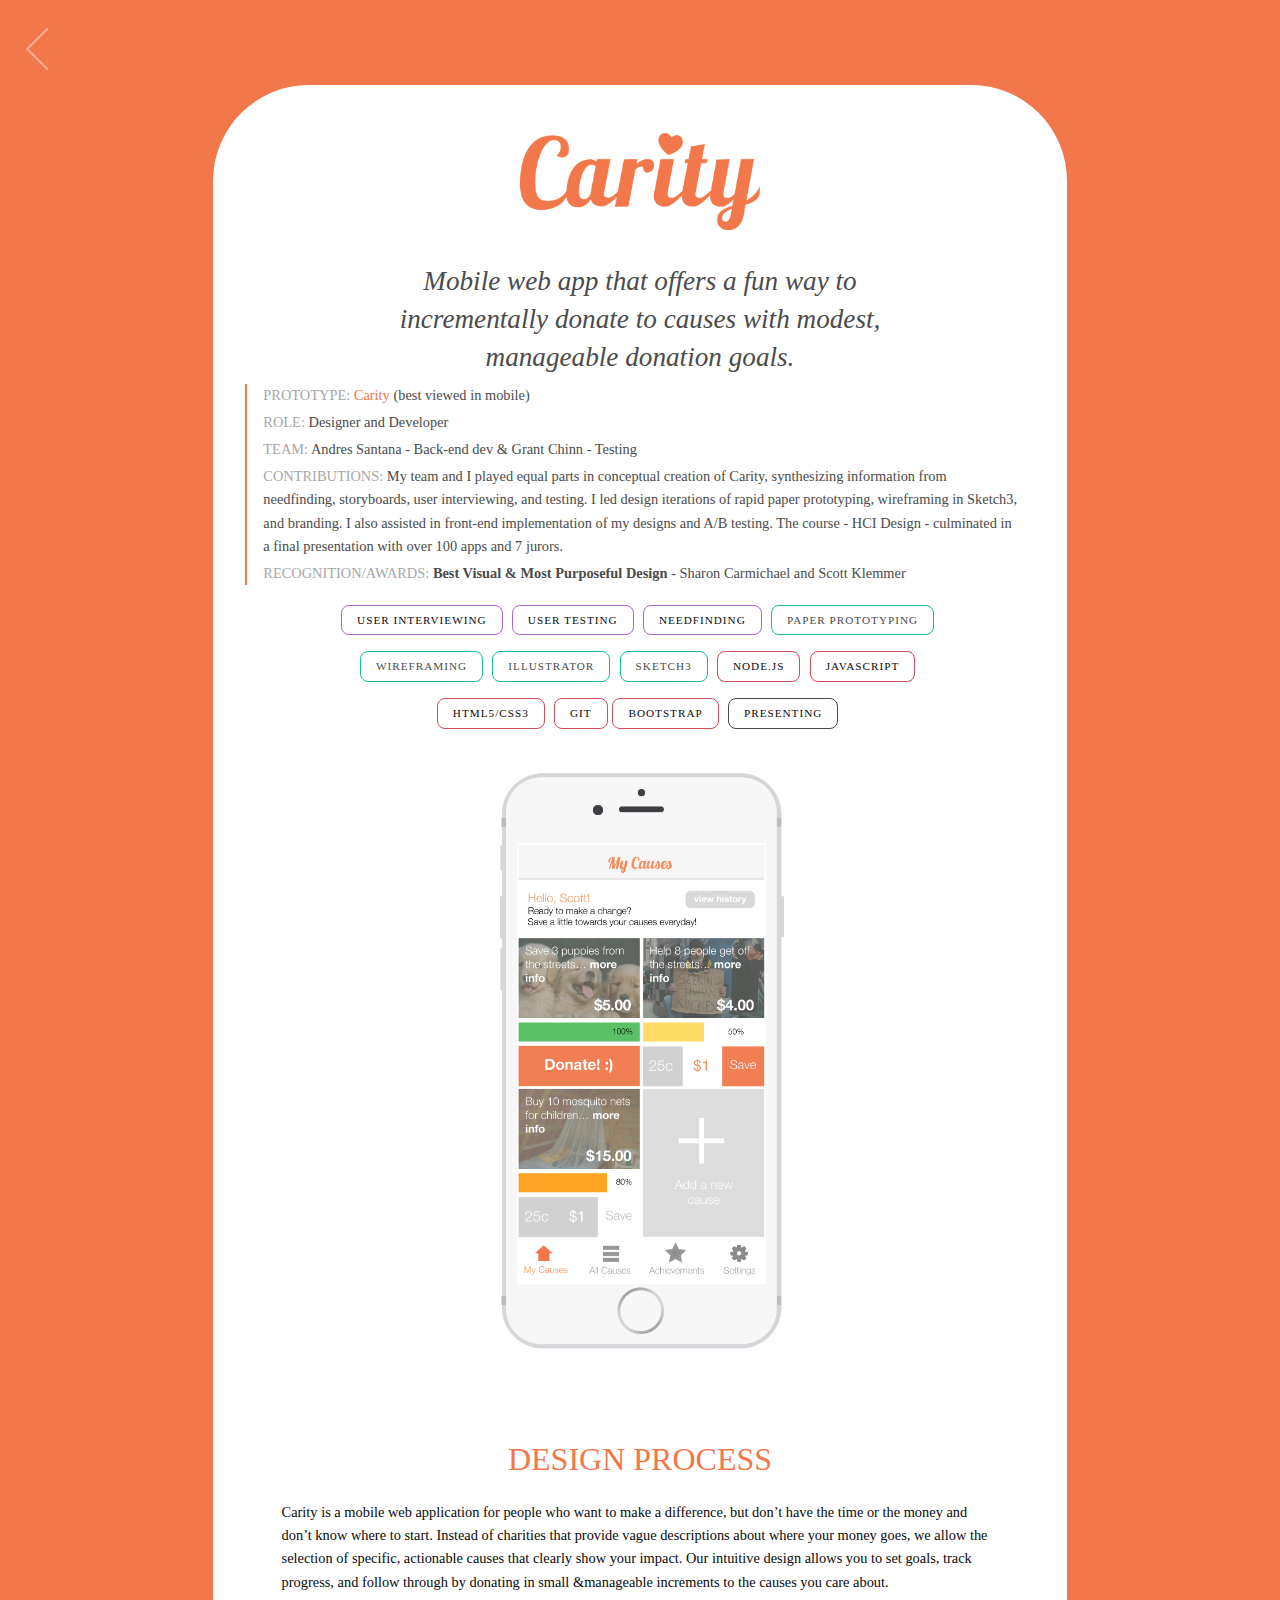
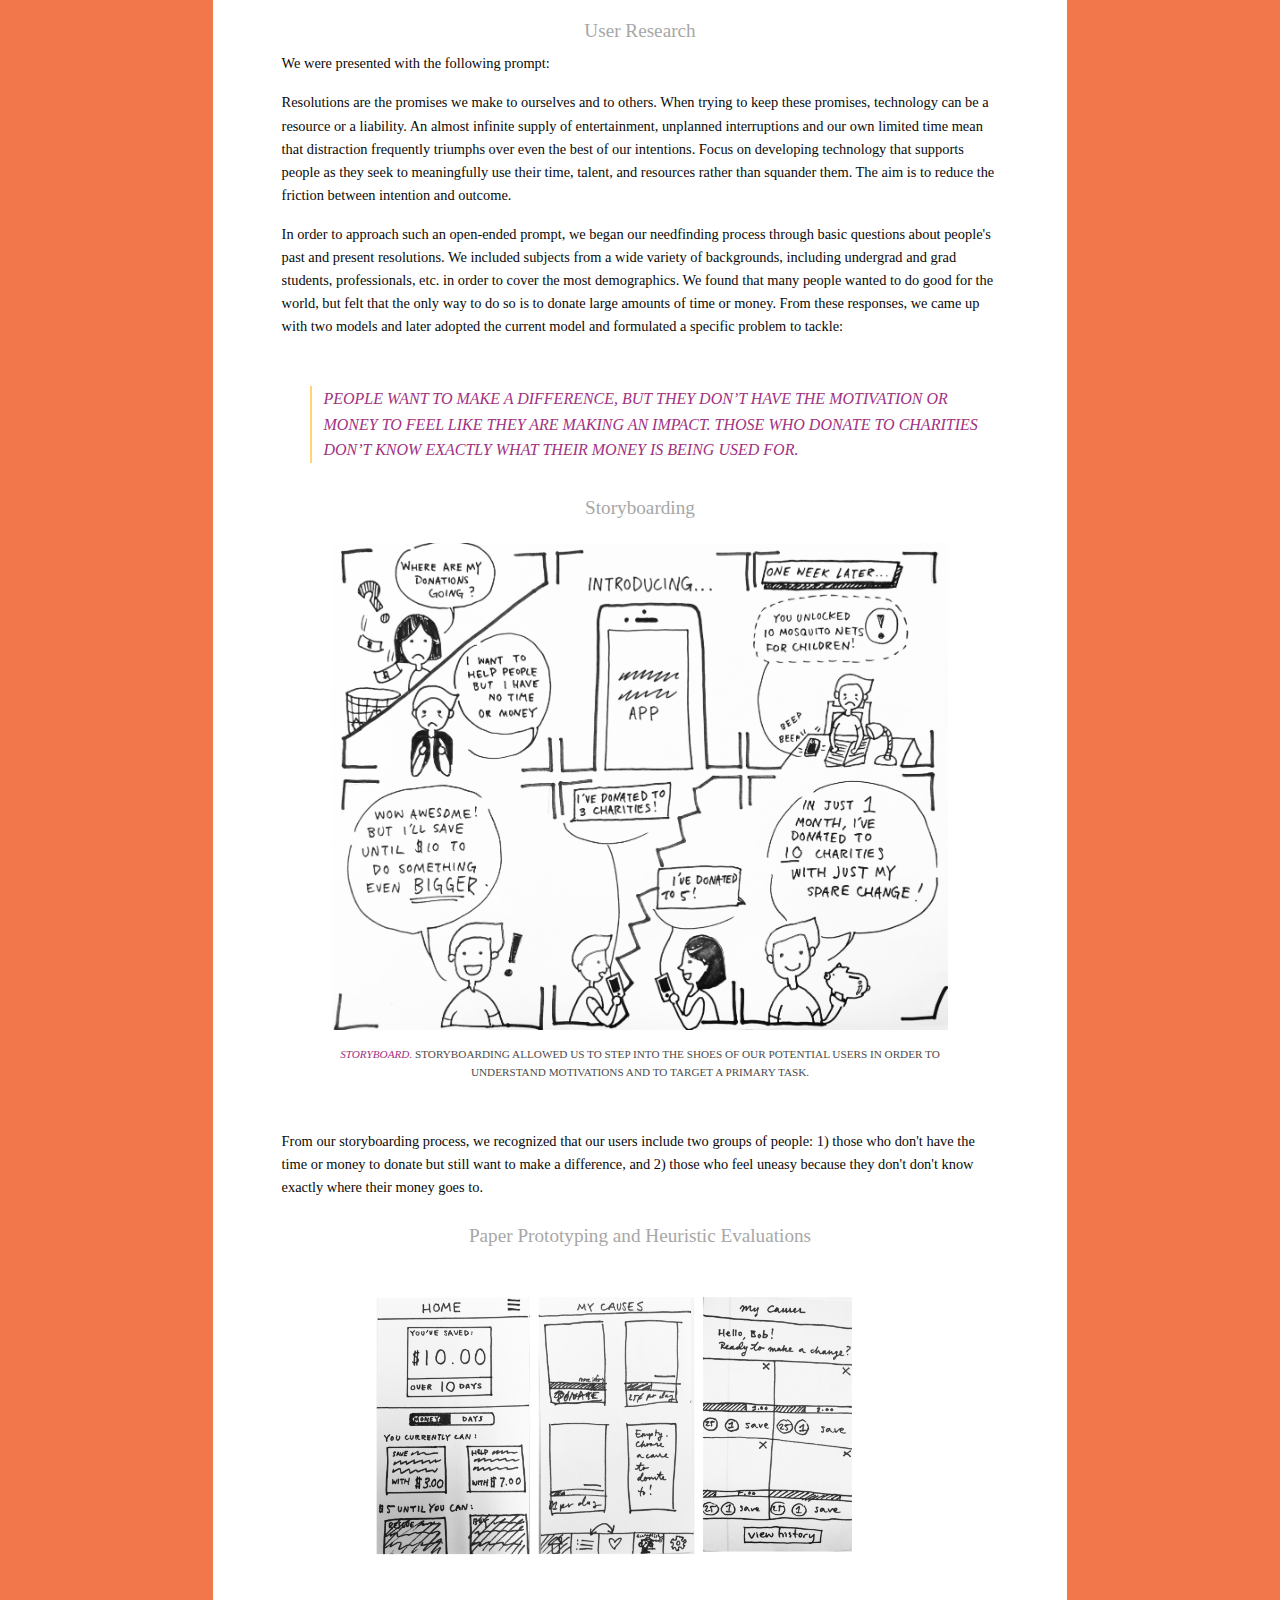
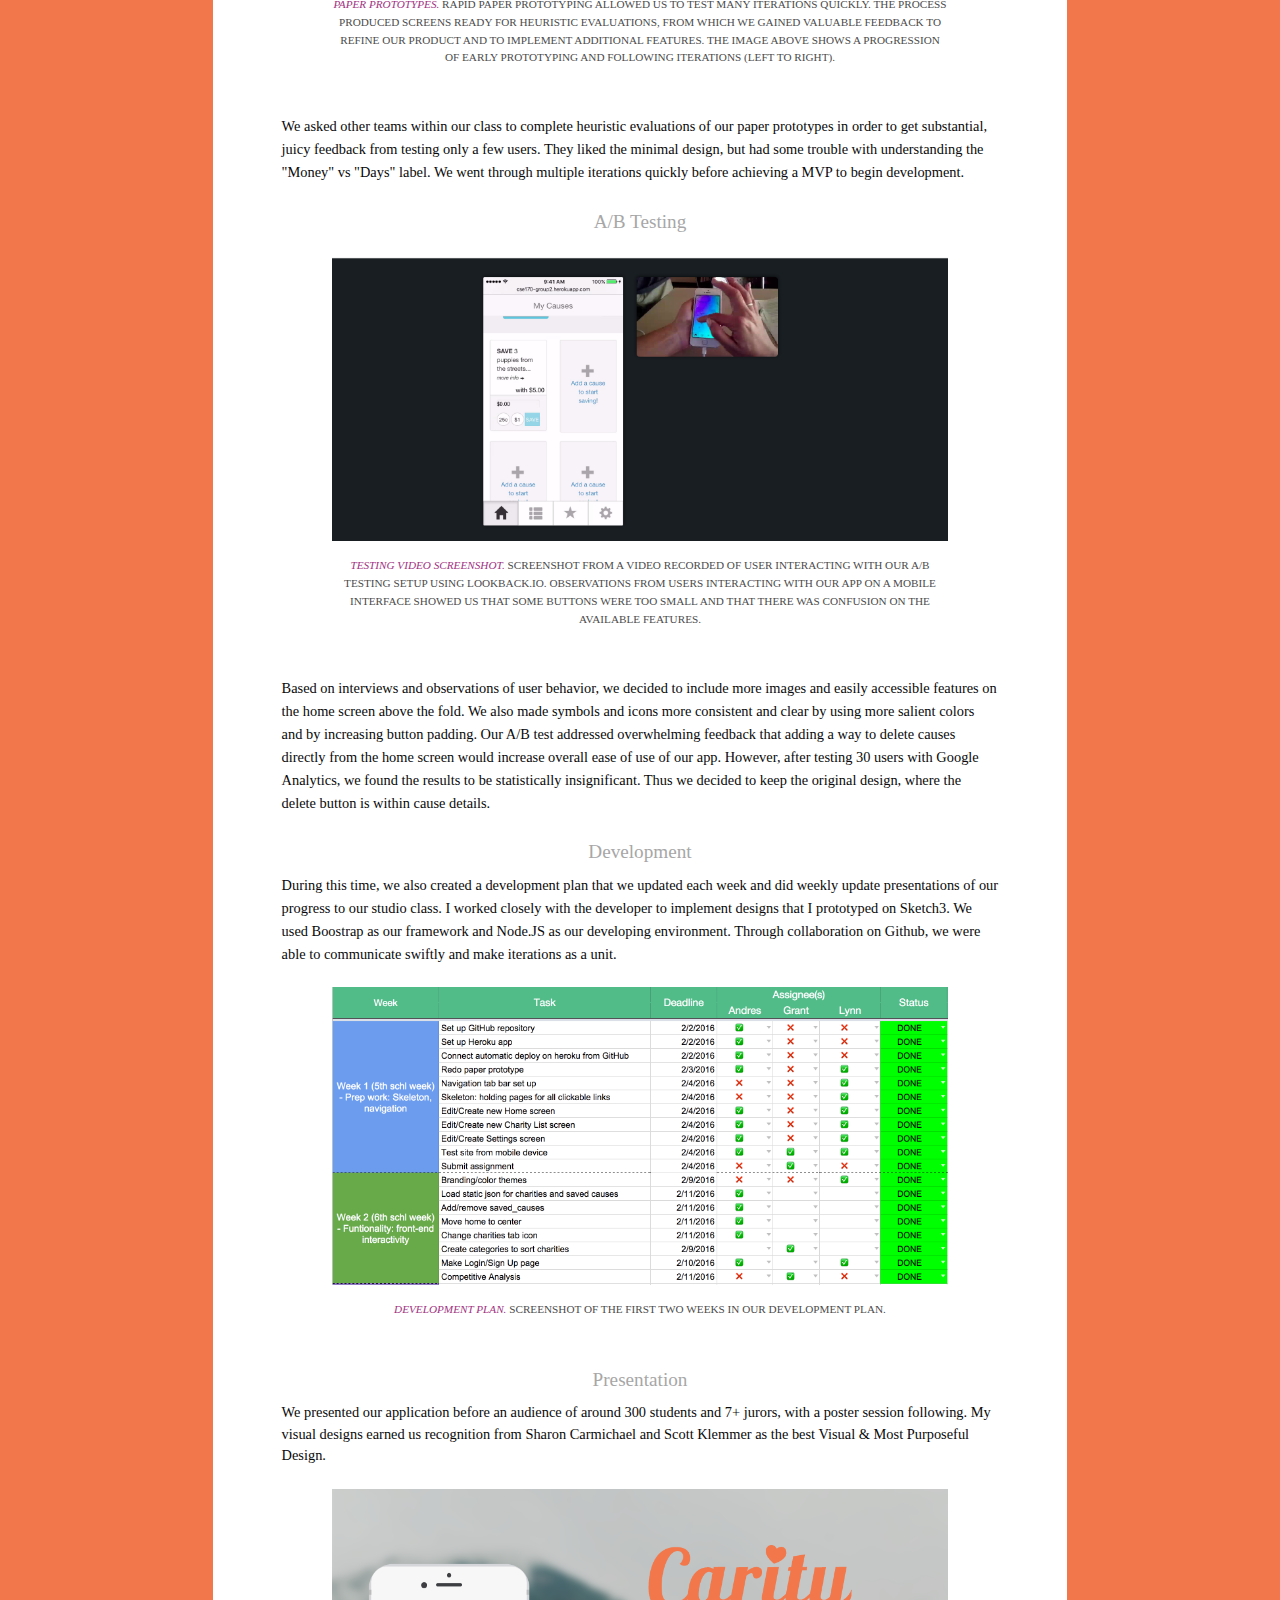
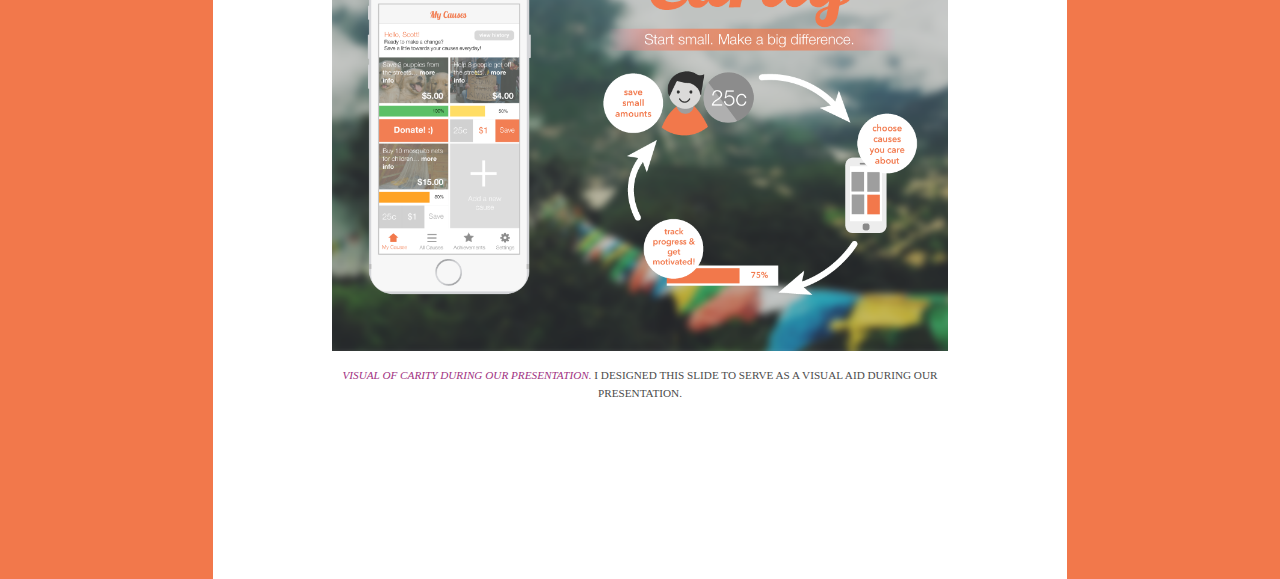
<file: carity.html>
<!doctype html>
<html class="no-js" lang="en">
<head>
    <meta charset="utf-8"/>
    <meta name="viewport" content="width=device-width, initial-scale=1.0"/>
    <title>Projects - Carity</title>

    <!-- Foundation -->
    <link rel="stylesheet" href="css/foundation.css">
    <link rel="stylesheet" href="http://dhbhdrzi4tiry.cloudfront.net/cdn/sites/foundation.min.css">
    <link rel="stylesheet" href="css/foundation.css">

    <!-- Custom stylesheet -->
    <link rel="stylesheet" href="css/carity.css">

    <!-- Favicon -->
    <link rel="icon" type="image/png" href="img/favicon.png"/>

    <!--Lightbox -->
    <link href="lightbox2/src/css/lightbox.css" rel="stylesheet">
</head>

<body>

<!-- Back Arrow Nav -->
<div class="back-arrow-container">
    <div class="back-arrow"><a href="index.html#3"></a></div>
</div>

<!-- Project Details - Sympathico -->
<div class="bg-color"><div class="section fullWidth row"><div class="medium-8 medium-offset-2 large-8 small-12">
    <div id="details-wrapper">
        <div id="header">
            <div class="wrap-inner">
                <div class="header-intro text-center">
                    <img src="img/projects/carity-logo.png" class="logo">
                    <h3>Mobile web app that offers a fun way to incrementally donate to causes with modest, manageable donation goals.</h3>
                </div>
                <div class="header-title">
                    <p><span class="title">Prototype:</span> <a href="https://carity.herokuapp.com">Carity</a> (best viewed in mobile)</p>
                    <p><span class="title">Role:</span> Designer and Developer</p>
                    <p><span class="title">Team:</span> Andres Santana - Back-end dev & Grant Chinn - Testing</p>
                    <p><span class="title">Contributions:</span> My team and I played equal parts in conceptual creation of Carity, synthesizing information from needfinding, storyboards, user interviewing, and testing. I led design iterations of rapid paper prototyping, wireframing in Sketch3, and branding. I also assisted in front-end implementation of my designs and A/B testing. The course - HCI Design -  culminated in a final presentation with over 100 apps and 7 jurors.</p>
                    <p><span class="title">Recognition/Awards:</span> <b>Best Visual & Most Purposeful Design</b> - Sharon Carmichael and Scott Klemmer</p>
                </div>
                <div class="skillset">
                        <div class="skill-rsrch">User Interviewing</div> <div class="skill-rsrch">User Testing</div> <div class="skill-rsrch">Needfinding</div> <div class="skill-dsgn">Paper Prototyping</div> <div class="skill-dsgn">Wireframing</div> <div class="skill-dsgn">Illustrator</div> <div class="skill-dsgn">Sketch3</div> <div class="skill-dev">Node.JS</div> <div class="skill-dev">JavaScript</div> <div class="skill-dev">HTML5/CSS3</div> <div class="skill-dev">Git</div><div class="skill-dev">Bootstrap</div> <div class="skill-oth">Presenting</div>
                </div>
            </div>
            <div class="text-center">
                <a href="img/projects/carity-header.png" data-lightbox="carity" data-title="My Causes page.">
                    <img src="img/projects/carity-header.png" class="img-header">
                </a>
            </div>
        </div>
        <div id="details">
            <p class="dsgn-process text-center">Design Process</p>
            <p class="body">Carity is a mobile web application for people who want to make a difference, but don’t have the time or the money and don’t know where to start. Instead of charities that provide vague descriptions about where your money goes, we allow the selection of specific, actionable causes that clearly show your impact. Our intuitive design allows you to set goals, track progress, and follow through by donating in small &manageable increments to the causes you care about.</p>

            <p class="subheader">User Research</p>
            <p class="body">We were presented with the following prompt:</p>
            <p class="body">Resolutions are the promises we make to ourselves and to others. When trying to keep these promises, technology can be a resource or a liability. An almost infinite supply of entertainment, unplanned interruptions and our own limited time mean that distraction frequently triumphs over even the best of our intentions. Focus on developing technology that supports people as they seek to meaningfully use their time, talent, and resources rather than squander them. The aim is to reduce the friction between intention and outcome. </p>
            <p class="body"> In order to approach such an open-ended prompt, we began our needfinding process through basic questions about people's past and present resolutions. We included subjects from a wide variety of backgrounds, including undergrad and grad students, professionals, etc. in order to cover the most demographics. We found that many people wanted to do good for the world, but felt that the only way to do so is to donate large amounts of time or money. From these responses, we came up with two models and later adopted the current model and formulated a specific problem to tackle:</p>
            <p class="quote">People want to make a difference, but they don’t have the motivation or money to feel like they are making an impact. Those who donate to charities don’t know exactly what their money is being used for.</p>

            <p class="subheader">Storyboarding</p>
            <div class="image-group text-center">
                <a href="img/projects/carity-storyboard.png" data-lightbox="carity" data-title="Storyboard.">
                    <img class="image" src="img/projects/carity-storyboard.png">
                </a>
                <p class="caption"><span class="caption-title">Storyboard.</span> Storyboarding allowed us to step into the shoes of our potential users in order to understand motivations and to target a primary task.</p>
            </div>
            <p class="body">From our storyboarding process, we recognized that our users include two groups of people: 1) those who don't have the time or money to donate but still want to make a difference, and 2) those who feel uneasy because they don't don't know exactly where their money goes to.</p>

            <p class="subheader">Paper Prototyping and Heuristic Evaluations</p>

            <div class="image-group text-center">
                <a href="img/projects/carity-paper.png" data-lightbox="carity" data-title="Rapid Paper Prototyping.">
                    <img class="image" src="img/projects/carity-paper.png">
                </a>
                <p class="caption"><span class="caption-title">Paper Prototypes.</span> Rapid paper prototyping allowed us to test many iterations quickly. The process produced screens ready for heuristic evaluations, from which we gained valuable feedback to refine our product and to implement additional features. The image above shows a progression of early prototyping and following iterations (left to right).</p>
            </div>
            <p class="body">We asked other teams within our class to complete heuristic evaluations of our paper prototypes in order to get substantial, juicy feedback from testing only a few users. They liked the minimal design, but had some trouble with understanding the "Money" vs "Days" label. We went through multiple iterations quickly before achieving a MVP to begin development.</p>

            <p class="subheader">A/B Testing</p>

            <div class="image-group text-center">
                <a href="img/projects/carity-test.png" data-lightbox="carity" data-title="A/B Testing Video Screenshot.">
                    <img class="image" src="img/projects/carity-test.png">
                </a>
                <p class="caption"><span class="caption-title">Testing Video Screenshot.</span> Screenshot from a video recorded of user interacting with our A/B testing setup using lookback.io. Observations from users interacting with our app on a mobile interface showed us that some buttons were too small and that there was confusion on the available features.</p>
            </div>
            <p class="body">Based on interviews and observations of user behavior, we decided to include more images and easily accessible features on the home screen above the fold. We also made symbols and icons more consistent and clear by using more salient colors and by increasing button padding. Our A/B test addressed overwhelming feedback that adding a way to delete causes directly from the home screen would increase overall ease of use of our app. However, after testing 30 users with Google Analytics, we found the results to be statistically insignificant. Thus we decided to keep the original design, where the delete button is within cause details.</p>

            <p class="subheader">Development</p>
            <p class="body">During this time, we also created a development plan that we updated each week and did weekly update presentations of our progress to our studio class. I worked closely with the developer to implement designs that I prototyped on Sketch3. We used Boostrap as our framework and Node.JS as our developing environment. Through collaboration on Github, we were able to communicate swiftly and make iterations as a unit. 

            <div class="image-group text-center">
                <a href="img/projects/carity-devplan.png" data-lightbox="carity" data-title="Development Plan Screenshot.">
                    <img class="image" src="img/projects/carity-devplan.png">
                </a>
                <p class="caption"><span class="caption-title">Development Plan.</span> Screenshot of the first two weeks in our development plan.</p>
            </div>

            <div class="subheader">Presentation</div>

            <div class="body">We presented our application before an audience of around 300 students and 7+ jurors, with a poster session following. My visual designs earned us recognition from Sharon Carmichael and Scott Klemmer as the best Visual & Most Purposeful Design.

            <div class="image-group text-center">
                <a href="img/projects/carity-slide.png" data-lightbox="carity" data-title="Carity Visual.">
                    <img class="image" src="img/projects/carity-slide.png">
                </a>
                <p class="caption"><span class="caption-title">Visual of Carity during our Presentation.</span> I designed this slide to serve as a visual aid during our presentation.</p>
            </div>
        </div>
    </div>
</div></div></div>

<!-- Link JQuery -->
<script src="https://code.jquery.com/jquery-2.1.4.min.js"></script>
<!-- Foundation -->
<script src="http://dhbhdrzi4tiry.cloudfront.net/cdn/sites/foundation.min.js"></script>
<!-- Scrollify -->
<script src="js/jquery.scrollify.min.js"></script>
<!-- Lightbox -->
<script src="lightbox2/src/js/lightbox.js"></script>

<script type="text/javascript">
    $(document).foundation();
</script>

<script>
   // Back arrow div links to a href within div
   $(".back-arrow").click(function() {
        window.location = $(this).find("a").attr("href");
        return false;
   });
</script>

</body>
</html>
</file>
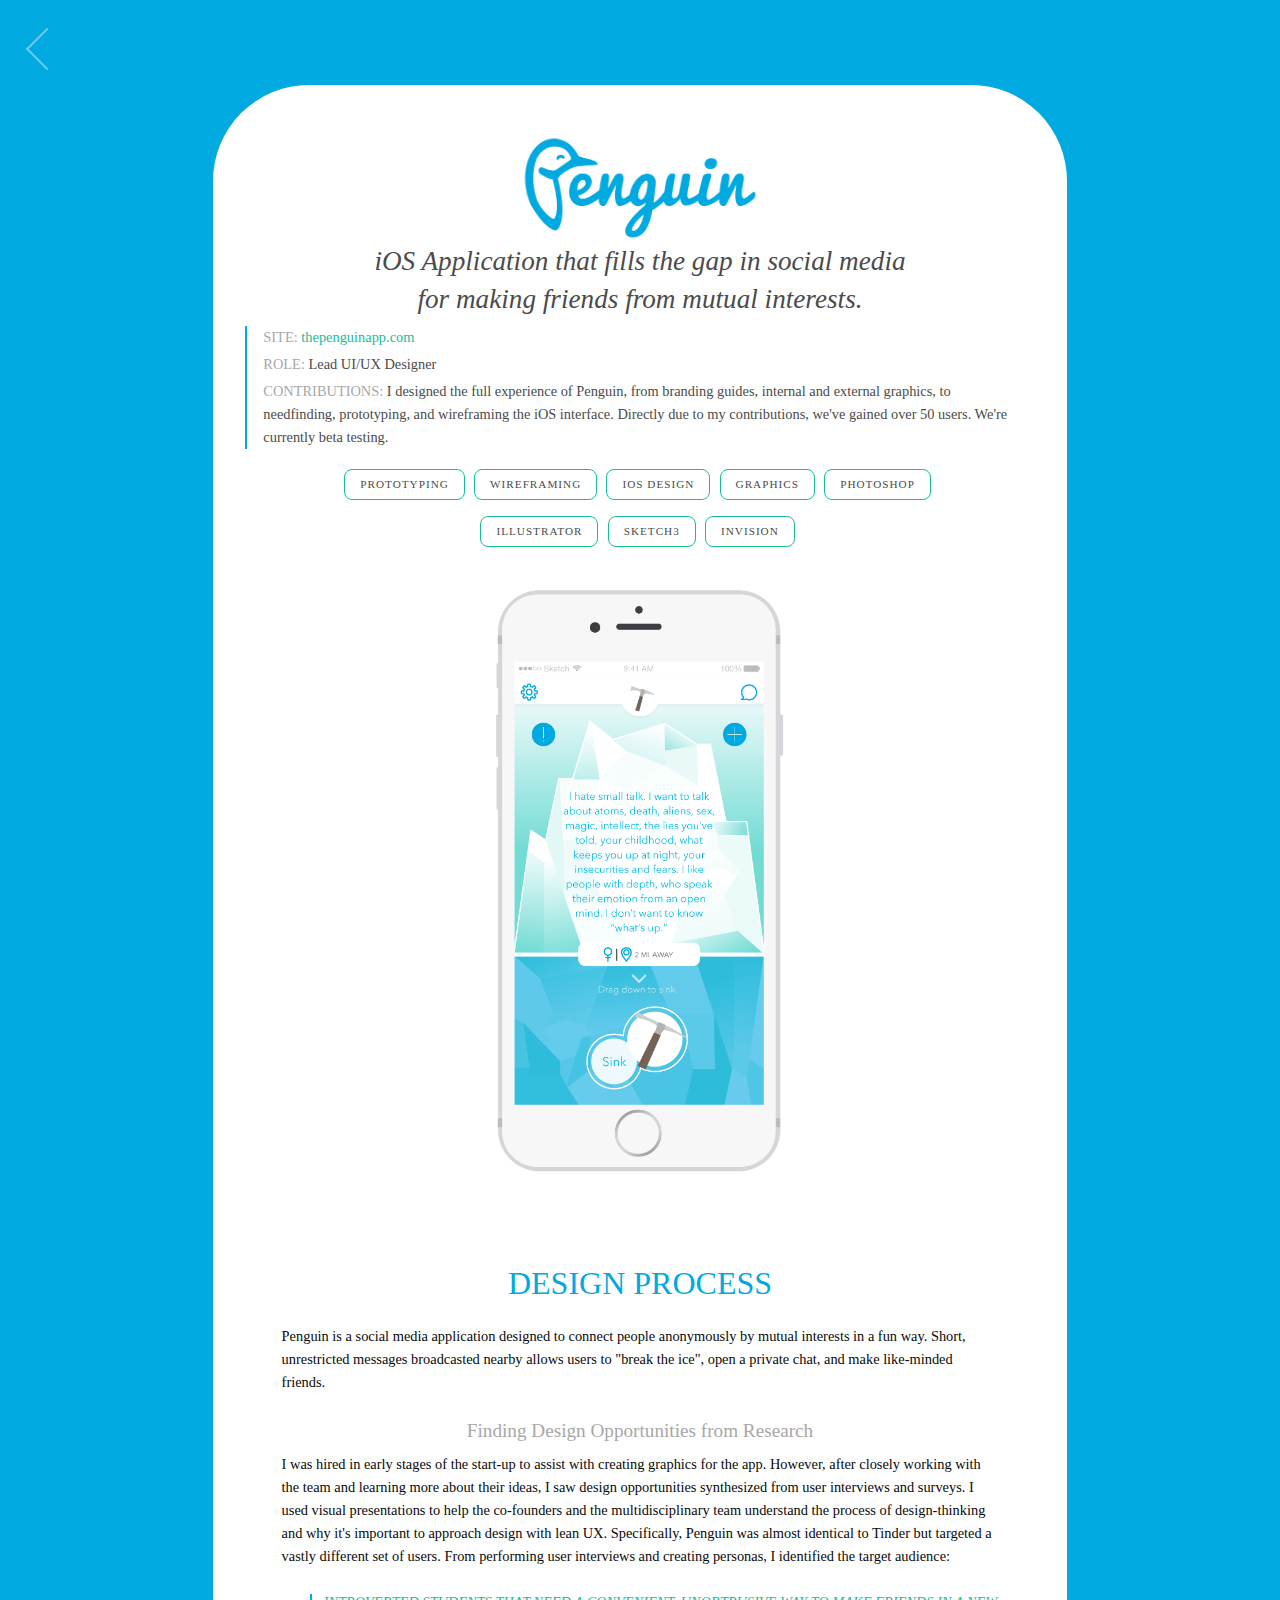
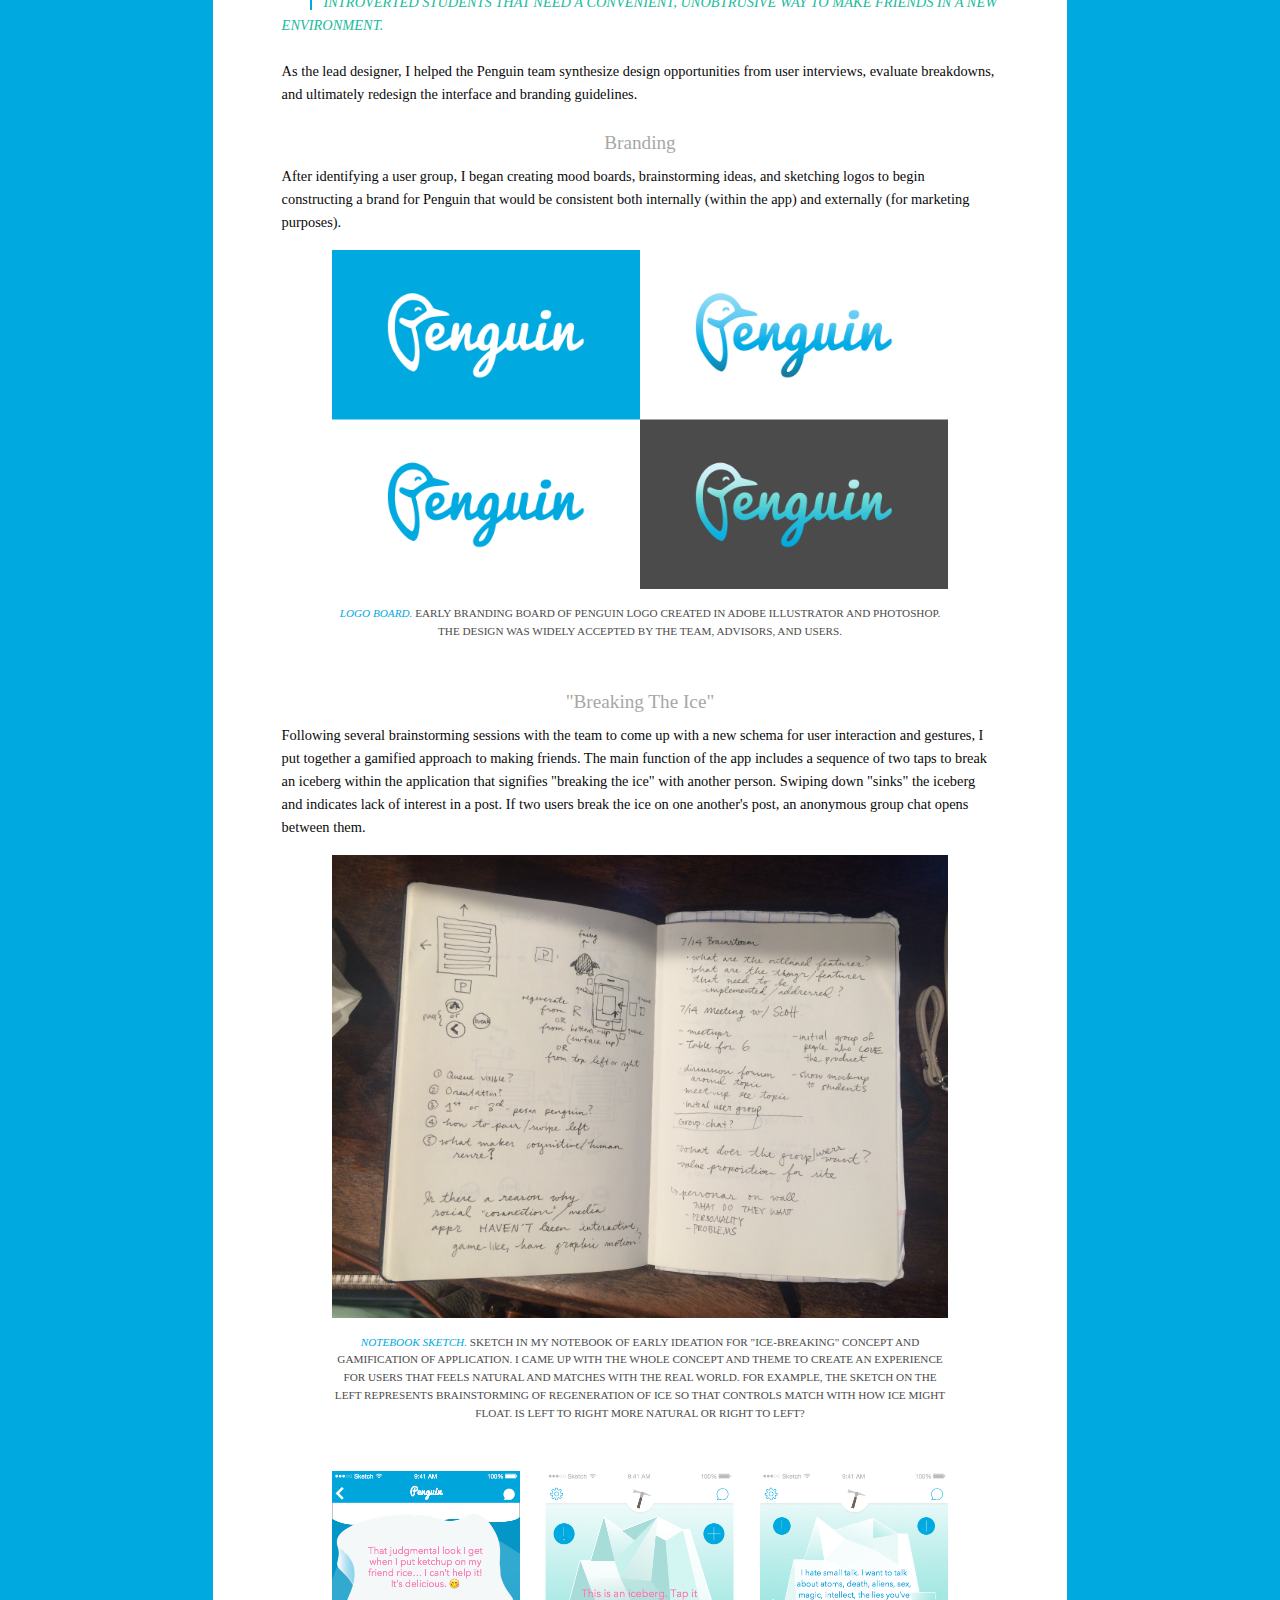
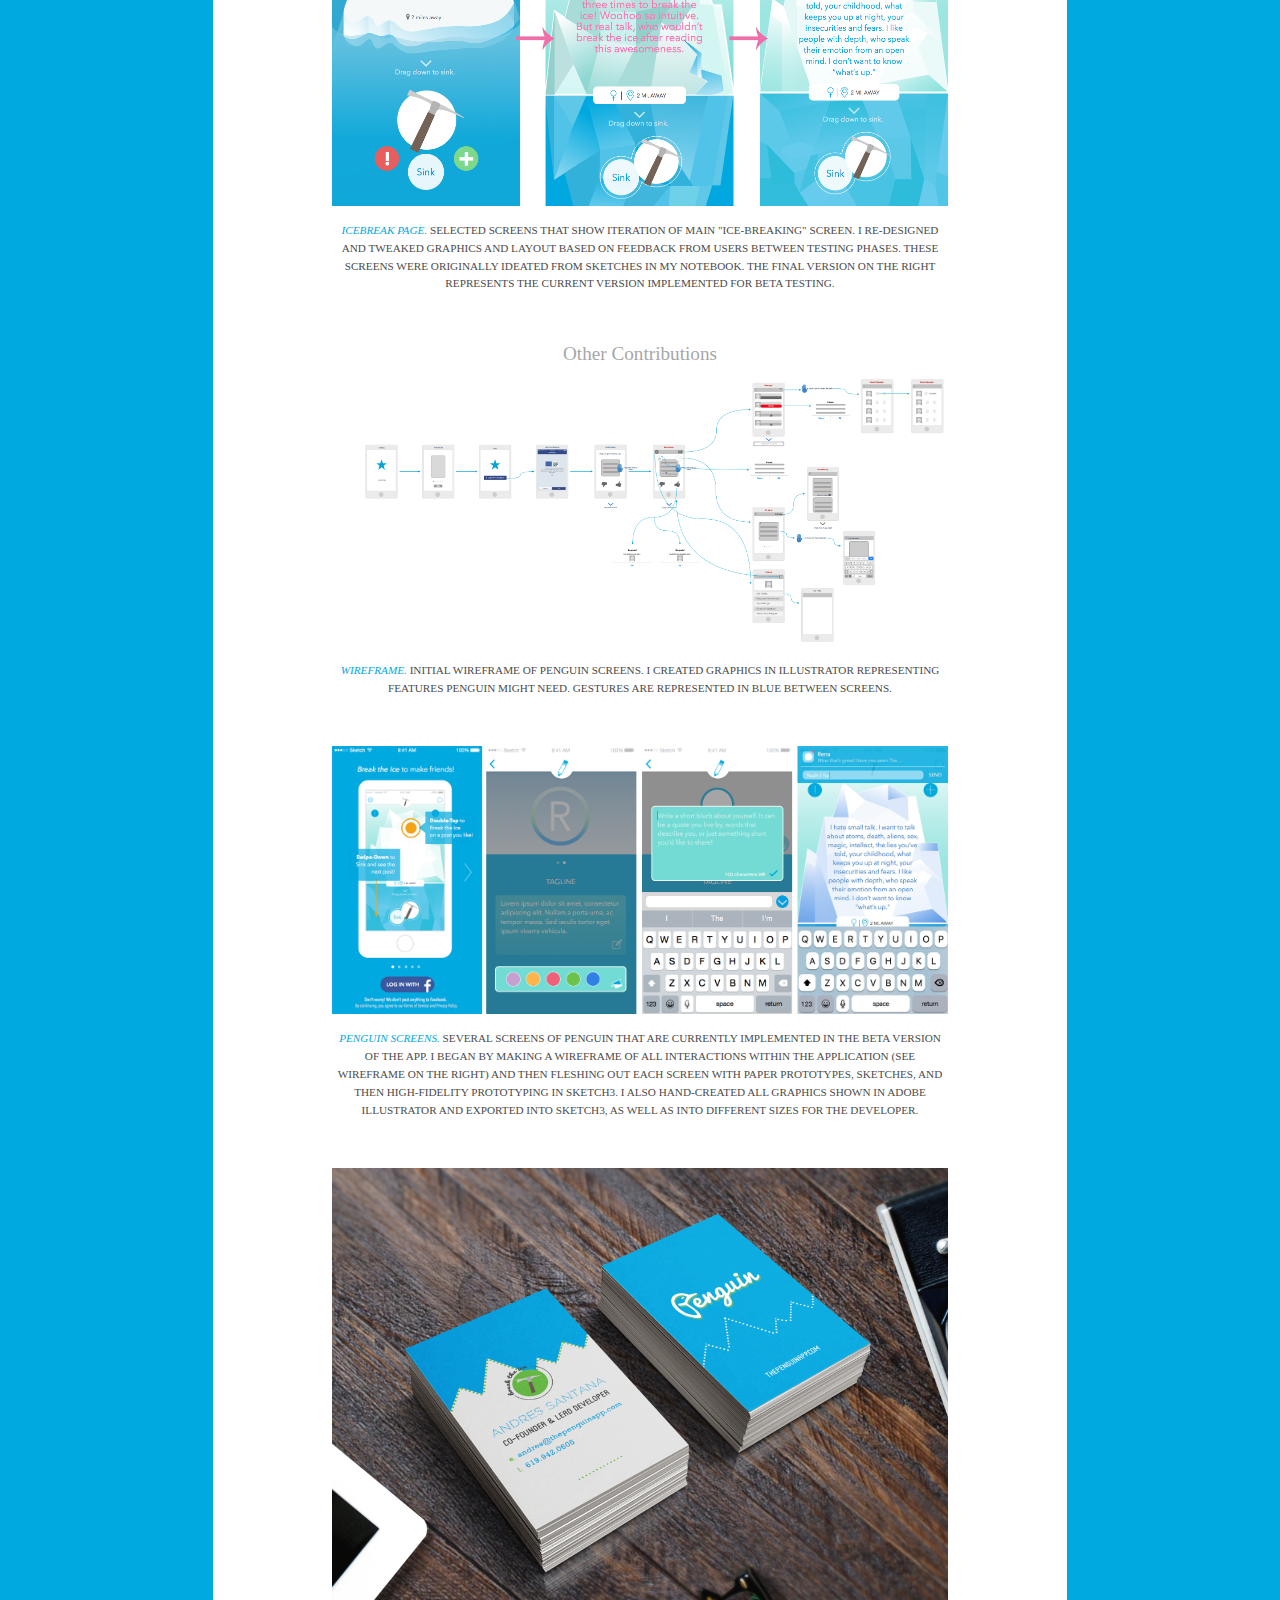
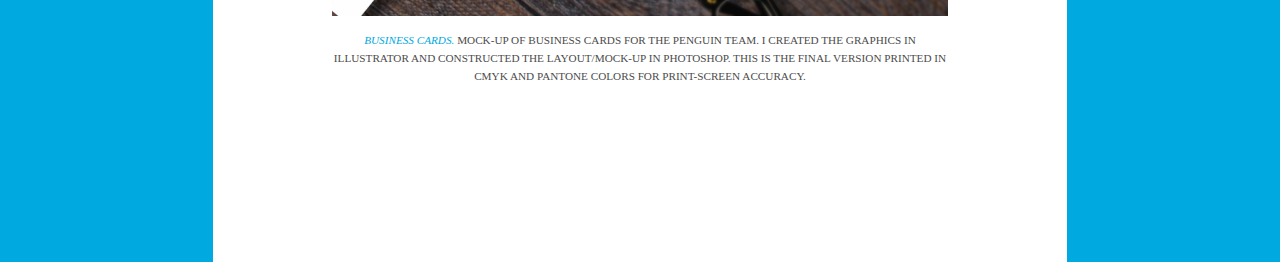
<file: penguin-2.html>
<!doctype html>
<html class="no-js" lang="en">
<head>
    <meta charset="utf-8"/>
    <meta name="viewport" content="width=device-width, initial-scale=1.0"/>
    <title>Projects - Penguin</title>

    <!-- Foundation -->
    <link rel="stylesheet" href="css/foundation.css">
    <link rel="stylesheet" href="http://dhbhdrzi4tiry.cloudfront.net/cdn/sites/foundation.min.css">
    <link rel="stylesheet" href="css/foundation.css">

    <!-- Custom stylesheet -->
    <link rel="stylesheet" href="css/penguin-2.css">

    <!-- Favicon -->
    <link rel="icon" type="image/png" href="img/favicon.png"/>

    <!--Lightbox -->
    <link href="lightbox2/src/css/lightbox.css" rel="stylesheet">
</head>

<body>

<!-- Back Arrow Nav -->
<div class="back-arrow-container">
    <div class="back-arrow"><a href="index.html#3"></a></div>
</div>

<!-- Project Details - Penguin -->
<div class="bg-color"><div class="section fullWidth row"><div class="medium-8 medium-offset-2 large-8 small-12">
    <div id="details-wrapper">
        <div id="header">
            <div class="wrap-inner">
                <div class="header-intro text-center">
                    <img src="img/projects/Logo_Blue.png" class="penguin-logo">
                    <h3>iOS Application that fills the gap in social media for making friends from mutual interests.</h3>
                </div>
                <div class="header-title">
                    <p><span class="title">Site:</span> <a href="http://thepenguinapp.com/">thepenguinapp.com</a></p>
                    <p><span class="title">Role:</span> Lead UI/UX Designer</p>
                    <p><span class="title">Contributions:</span> I designed the full experience of Penguin, from branding guides, internal and external graphics, to needfinding, prototyping, and wireframing the iOS interface. Directly due to my contributions, we've gained over 50 users. We're currently beta testing.</p>
                </div>
                <div class="skillset">
                        <div class="skill-dsgn">Prototyping</div> <div class="skill-dsgn">Wireframing</div> <div class="skill-dsgn">iOS Design</div> <div class="skill-dsgn">Graphics</div> <div class="skill-dsgn">Photoshop</div> <div class="skill-dsgn">Illustrator</div> <div class="skill-dsgn">Sketch3</div> <div class="skill-dsgn">InVision</div> 
                </div>
            </div>
            <div class="text-center">
                <a href="img/projects/penguin-header.png" data-lightbox="penguin" data-title="Final ice breaking screen">
                    <img src="img/projects/penguin-header.png" class="img-header">
                </a>
            </div>
        </div>
        <div id="details">
            <p class="dsgn-process text-center">Design Process</p>
            <p class="body">Penguin is a social media application designed to connect people anonymously by mutual interests in a fun way. Short, unrestricted messages broadcasted nearby allows users to "break the ice", open a private chat, and make like-minded friends.</p>

            <p class="subheader">Finding Design Opportunities from Research</p>
            <p class="body">I was hired in early stages of the start-up to assist with creating graphics for the app. However, after closely working with the team and learning more about their ideas, I saw design opportunities synthesized from user interviews and surveys. I used visual presentations to help the co-founders and the multidisciplinary team understand the process of design-thinking and why it's important to approach design with lean UX. Specifically, Penguin was almost identical to Tinder but targeted a vastly different set of users. From performing user interviews and creating personas, I identified the target audience:<br/><br/>
            <span class="quote">introverted students that need a convenient, unobtrusive way to make friends in a new environment.<br/><br/></span>
            As the lead designer, I helped the Penguin team synthesize design opportunities from user interviews, evaluate breakdowns, and ultimately redesign the interface and branding guidelines.</p>

            <p class="subheader">Branding</p>
            <p class="body">After identifying a user group, I began creating mood boards, brainstorming ideas, and sketching logos to begin constructing a brand for Penguin that would be consistent both internally (within the app) and externally (for marketing purposes).</p>

            <div class="image-group text-center">
                <a href="img/projects/penguin-logos.png" data-lightbox="penguin" data-title="Logo branding board for marketing team.">
                        <img class="image" src="img/projects/penguin-logos.png">
                </a>
                <p class="caption"><span class="caption-title">Logo Board.</span> Early branding board of Penguin logo created in Adobe Illustrator and Photoshop. The design was widely accepted by the team, advisors, and users.</p>
            </div>

            <p class="subheader">"Breaking The Ice"</p>
            <p class="body">Following several brainstorming sessions with the team to come up with a new schema for user interaction and gestures, I put together a gamified approach to making friends. The main function of the app includes a sequence of two taps to break an iceberg within the application that signifies "breaking the ice" with another person. Swiping down "sinks" the iceberg and indicates lack of interest in a post. If two users break the ice on one another's post, an anonymous group chat opens between them.</p>
            
            <div class="image-group text-center">
                <a href="img/projects/penguin-sketch.JPG" data-lightbox="penguin" data-title="Early sketch of UX concepts.">
                    <img class="image" src="img/projects/penguin-sketch.JPG">
                </a>
                <p class="caption"><span class="caption-title">Notebook Sketch.</span> Sketch in my notebook of early ideation for "Ice-breaking" concept and gamification of application. I came up with the whole concept and theme to create an experience for users that feels natural and matches with the real world. For example, the sketch on the left represents brainstorming of regeneration of ice so that controls match with how ice might float. Is left to right more natural or right to left?</p>
            </div>

            <div class="image-group text-center">
                <a href="img/projects/penguin-icebreak.png" data-lightbox="penguin" data-title="Three selected iterations of main icebreaking page.">
                    <img class="image" src="img/projects/penguin-icebreak.png">
                </a>
                <p class="caption"><span class="caption-title">Icebreak Page.</span> Selected screens that show iteration of main "Ice-breaking" screen. I re-designed and tweaked graphics and layout based on feedback from users between testing phases. These screens were originally ideated from sketches in my notebook. The final version on the right represents the current version implemented for beta testing.</p>
            </div>

            <p class="subheader">Other Contributions</p>

            <div class="image-group text-center">
                <a href="img/projects/penguin-wireframe.png" data-lightbox="penguin" data-title="Early wireframe of interactions between Penguin screens.">
                    <img class="image" src="img/projects/penguin_wireframe.png">
                </a>
                <p class="caption"><span class="caption-title">Wireframe.</span> Initial wireframe of Penguin screens. I created graphics in Illustrator representing features Penguin might need. Gestures are represented in blue between screens.</p>
            </div>

            <div class="image-group text-center">
                <a href="img/projects/penguin-screens.png" data-lightbox="penguin" data-title="Selected screens from Penguin">
                    <img class="image" src="img/projects/penguin-screens.png">
                </a>
                <p class="caption"><span class="caption-title">Penguin Screens.</span> Several screens of Penguin that are currently implemented in the beta version of the app. I began by making a wireframe of all interactions within the application (see wireframe on the right) and then fleshing out each screen with paper prototypes, sketches, and then high-fidelity prototyping in Sketch3. I also hand-created all graphics shown in Adobe Illustrator and exported into Sketch3, as well as into different sizes for the developer.</p>
            </div>

            <div class="image-group text-center">
                <a href="img/projects/penguin-card.png" data-lightbox="penguin" data-title="Business card design mock-up.">
                    <img class="image" src="img/projects/penguin-card.png">
                </a>
                <p class="caption"><span class="caption-title">Business Cards.</span> Mock-up of business cards for the Penguin team. I created the graphics in Illustrator and constructed the layout/mock-up in Photoshop. This is the final version printed in CMYK and PANTONE colors for print-screen accuracy.</p>
            </div>
        </div>
    </div>
</div></div></div>

<!-- Link JQuery -->
<script src="https://code.jquery.com/jquery-2.1.4.min.js"></script>
<!-- Foundation -->
<script src="http://dhbhdrzi4tiry.cloudfront.net/cdn/sites/foundation.min.js"></script>
<!-- Scrollify -->
<script src="js/jquery.scrollify.min.js"></script>
<!-- Lightbox -->
<script src="lightbox2/src/js/lightbox.js"></script>

<script type="text/javascript">
    $(document).foundation();
</script>

<script>
   // Back arrow div links to a href within div
   $(".back-arrow").click(function() {
        window.location = $(this).find("a").attr("href");
        return false;
   });
</script>

</body>
</html>
</file>
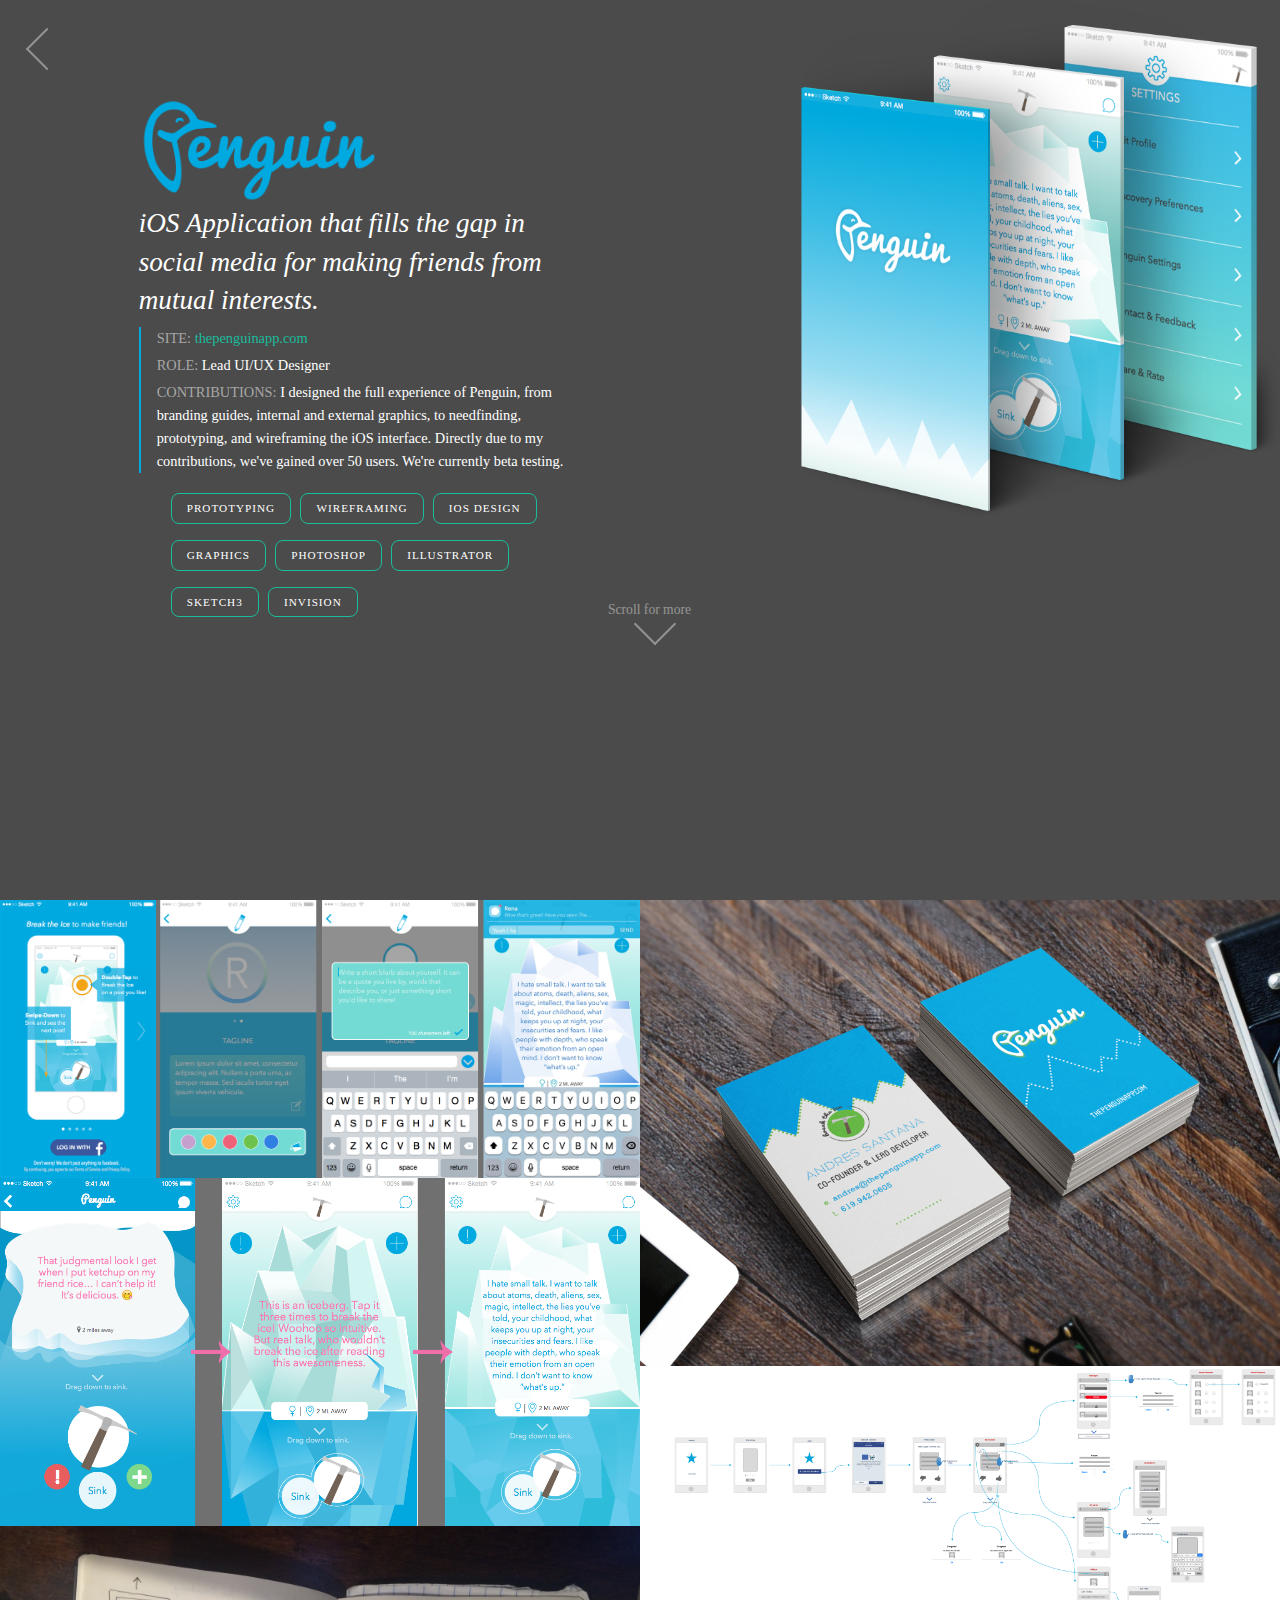
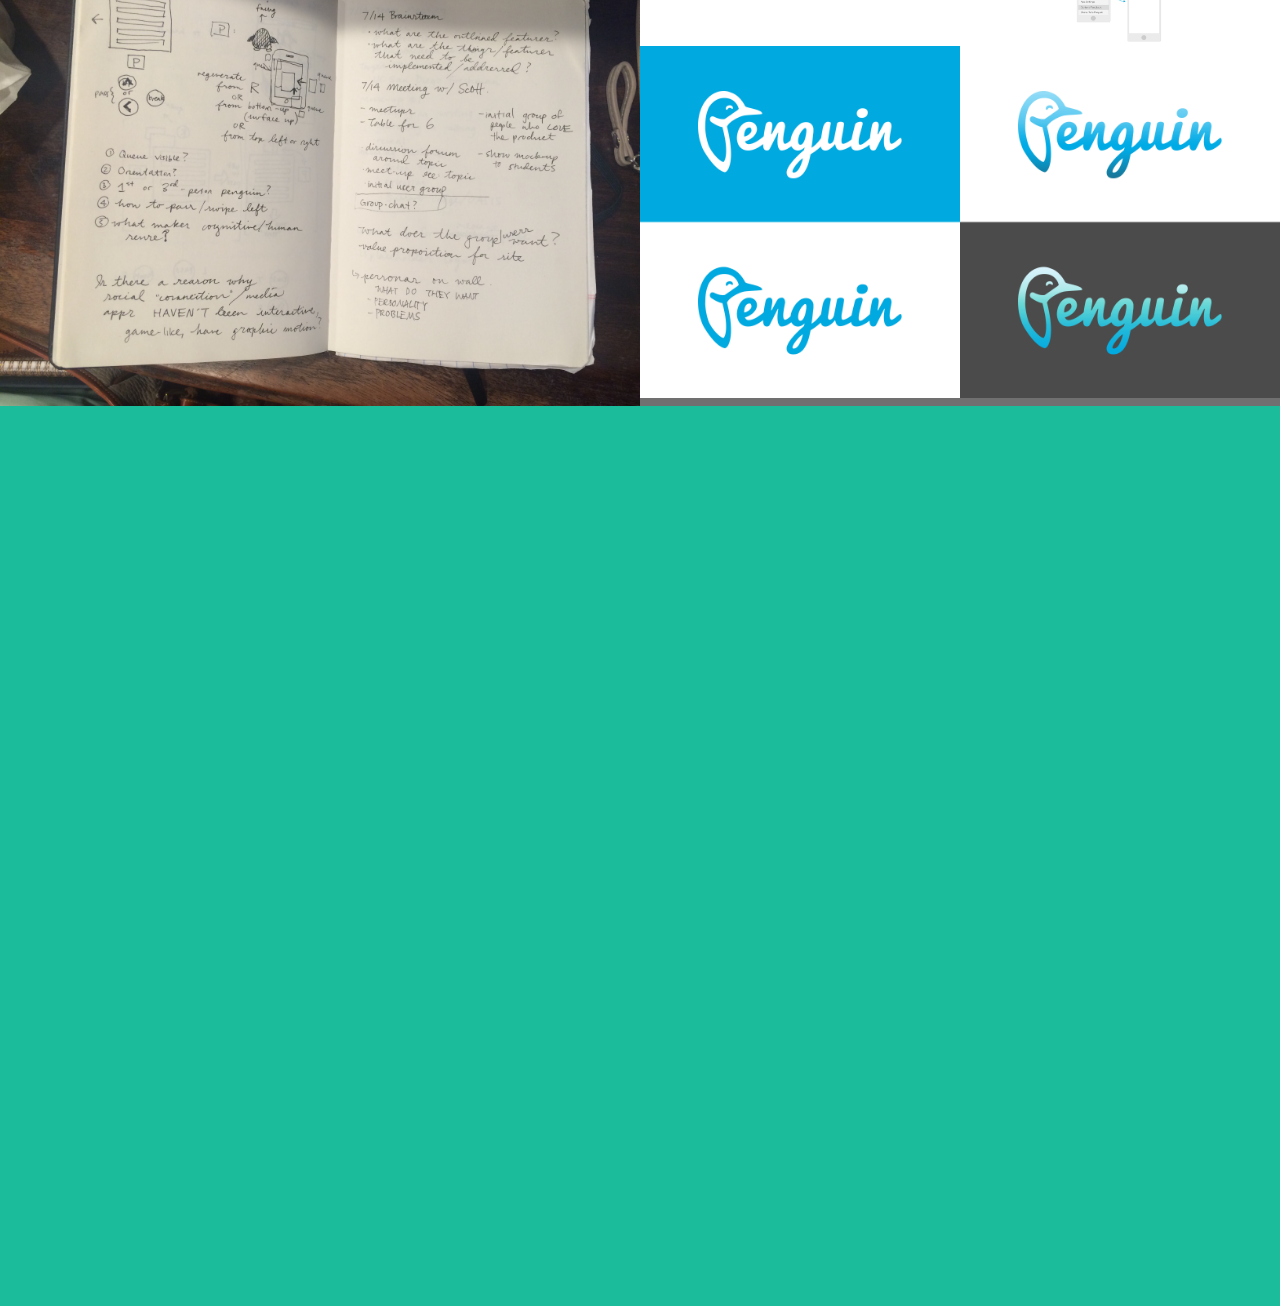
<file: penguin.html>
<!doctype html>
<html class="no-js" lang="en">
<head>
    <meta charset="utf-8"/>
    <meta name="viewport" content="width=device-width, initial-scale=1.0"/>
    <title>Projects - Penguin</title>

    <!-- Foundation -->
    <link rel="stylesheet" href="css/foundation.css">
    <link rel="stylesheet" href="http://dhbhdrzi4tiry.cloudfront.net/cdn/sites/foundation.min.css">
    <link rel="stylesheet" href="css/foundation.css">

    <!-- Custom stylesheet -->
    <link rel="stylesheet" href="css/penguin.css">

    <!-- favicon -->
    <link rel="icon" type="image/png" href="img/favicon.png"/>

    <!--Lightbox -->
    <link href="lightbox2/src/css/lightbox.css" rel="stylesheet">
</head>

<body>

<!-- Project Details - Penguin -->
<div class="section gray fullWidth row">
    <div class="back-arrow-container">
        <div class="back-arrow"><a href="index.html#3"></a></div>
    </div>
    <div id="penguin" class="small-12 medium-11 large-5 medium-offset-1 columns">
        <div class="wrap-inner">
        <div class="header">
            <img src="img/projects/penguin_3.png" class="img-header show-for-small-up small-header">
            <img src="img/projects/Logo_Blue.png" class="penguin-logo">
            <div class="header-section">
                <h3>iOS Application that fills the gap in social media for making friends from mutual interests.</h3>
                <div class="header-title">
                    <p><span class="title">Site:</span> <a href="http://thepenguinapp.com/">thepenguinapp.com</a></p>
                    <p><span class="title">Role:</span> Lead UI/UX Designer</p>
                    <p><span class="title">Contributions:</span> I designed the full experience of Penguin, from branding guides, internal and external graphics, to needfinding, prototyping, and wireframing the iOS interface. Directly due to my contributions, we've gained over 50 users. We're currently beta testing.</p>
                </div>
            </div>
            <div class="skillset">
                <div class="skill-dsgn">Prototyping</div> <div class="skill-dsgn">Wireframing</div> <div class="skill-dsgn">iOS Design</div> <div class="skill-dsgn">Graphics</div> <div class="skill-dsgn">Photoshop</div> <div class="skill-dsgn">Illustrator</div> <div class="skill-dsgn">Sketch3</div> <div class="skill-dsgn">InVision</div> 
            </div>
        </div>
        </div>
    </div> 
    <div class="small-5 medium-6 show-for-medium-up columns">
        <img src="img/projects/penguin_3.png" class="img-header">
    </div>
    <div class="nav-arrow-container">
        <div class="nav-arrow text-center"><p>Scroll for more</p></div>
    </div>
</div>

<!-- Project Gallery -->
<div class="section light-gray fullWidth row fullHeight">
    <div class="small-6 medium-6 columns">
        <div class="fullHeight">
            <div class="image-wrap">
            <a href="img/projects/penguin-screens.png" data-lightbox="penguin" data-title="Selected screens from Penguin">
                <img class="image" src="img/projects/penguin-screens.png">
                <div class="image-overlay turquoise">
                    <p class="image-overlay-title">Selected Screens</p>
                    <p class="image-overlay-text">Several screens of Penguin that are currently implemented in the beta version of the app. I began by making a wireframe of all interactions within the application (see wireframe on the right) and then fleshing out each screen with paper prototypes, sketches, and then high-fidelity prototyping in Sketch3. I also hand-created all graphics shown in Adobe Illustrator and exported into Sketch3, as well as into different sizes for the developer.</p>
                </div>
            </a>
            </div>
        </div><br/>
        <div class="fullHeight">
            <div class="image-wrap">
            <a href="img/projects/penguin-icebreak.png" data-lightbox="penguin" data-title="Three selected iterations of main icebreaking page.">
                <img class="image" src="img/projects/penguin-icebreak.png">
                <div class="image-overlay turquoise">
                    <p class="image-overlay-title">Icebreak Page</p>
                    <p class="image-overlay-text">Selected screens that show iteration of main "Ice-breaking" screen. I re-designed and tweaked graphics and layout based on feedback from users between testing phases. These screens were originally ideated form sketches in my notebook. The final version on the right represents the current version implemented for beta testing.</p>
                </div>
            </a>
            </div>
        </div><br/>
        <div class="fullHeight">
            <div class="image-wrap">
            <a href="img/projects/penguin-sketch.JPG" data-lightbox="penguin" data-title="Early sketch of UX concepts.">
                <img class="image" src="img/projects/penguin-sketch.JPG">
                <div class="image-overlay turquoise">
                    <p class="image-overlay-title">Notebook Sketch</p>
                    <p class="image-overlay-text">Sketch in my notebook of early ideation for "Ice-breaking" concept and gamification of application. I came up with the whole concept and theme to create an experience for users that feels natural and matches with the real world. For example, the sketch on the left represents brainstorming of regeneration of ice so that controls match with how ice might float. Is left-->right more natural or right-->left?</p>
                </div>
            </a>
            </div>
        </div>
    </div>
    <div class="small-6 medium-6 columns">
        <div class="fullHeight">
            <div class="image-wrap">
            <a href="img/projects/penguin-card.png" data-lightbox="penguin" data-title="Business card design mock-up.">
                <img class="image" src="img/projects/penguin-card.png">
                <div class="image-overlay turquoise">
                    <p class="image-overlay-title">Business Cards</p>
                    <p class="image-overlay-text">Mock-up of business cards for the Penguin team. I created the graphics in Illustrator and constructed the layout/mock-up in Photoshop. This is the final version printed in CMYK and PANTONE colors for print-screen accuracy.</p>
                </div>
            </a>
            </div>
        </div><br/>
        <div class="fullHeight">
            <div class="image-wrap">
            <a href="img/projects/penguin-wireframe.png" data-lightbox="penguin" data-title="Early wireframe of interactions between Penguin screens.">
                <img class="image" src="img/projects/penguin_wireframe.png">
                <div class="image-overlay turquoise">
                    <p class="image-overlay-title">Wireframe</p>
                    <p class="image-overlay-text">Initial wireframe of Penguin screens. I created graphics in Illustrator representing features Penguin might need. Gestures are represented in blue between screens.</p>
                </div>
            </a>
            </div>
        </div><br/>
        <div class="fullHeight">
            <div class="image-wrap">
            <a href="img/projects/penguin-logos.png" data-lightbox="penguin" data-title="Logo branding board for marketing team.">
                <img class="image" src="img/projects/penguin-logos.png">
                <div class="image-overlay turquoise">
                    <p class="image-overlay-title">Logo</p>
                    <p class="image-overlay-text">Early branding board of Penguin logo created in Adobe Illustrator and Photoshop. The design was widely accepted by the team, advisors, and users.</p>
                </div>
            </a>
            </div>
        </div>
    </div>
</div>

<div class="section turquoise fullWidth row fullHeight">
    <div class="more-projects text-center">
           
    </div>
</div>

<!-- Link JQuery -->
<script src="https://code.jquery.com/jquery-2.1.4.min.js"></script>
<!-- Foundation -->
<script src="http://dhbhdrzi4tiry.cloudfront.net/cdn/sites/foundation.min.js"></script>
<!-- Scrollify -->
<script src="js/jquery.scrollify.min.js"></script>
<!-- Lightbox -->
<script src="lightbox2/src/js/lightbox.js"></script>

<script type="text/javascript">
    $(document).foundation();
</script>

<script>
   $.scrollify({
        section : ".section"
    });
    $(".nav-arrow").click(function(e) {
        e.preventDefault();

        $.scrollify.next();
    });

   // Back arrow div links to a href within div
   $(".back-arrow").click(function() {
        window.location = $(this).find("a").attr("href");
        return false;
   });
</script>

</body>
</html>
</file>
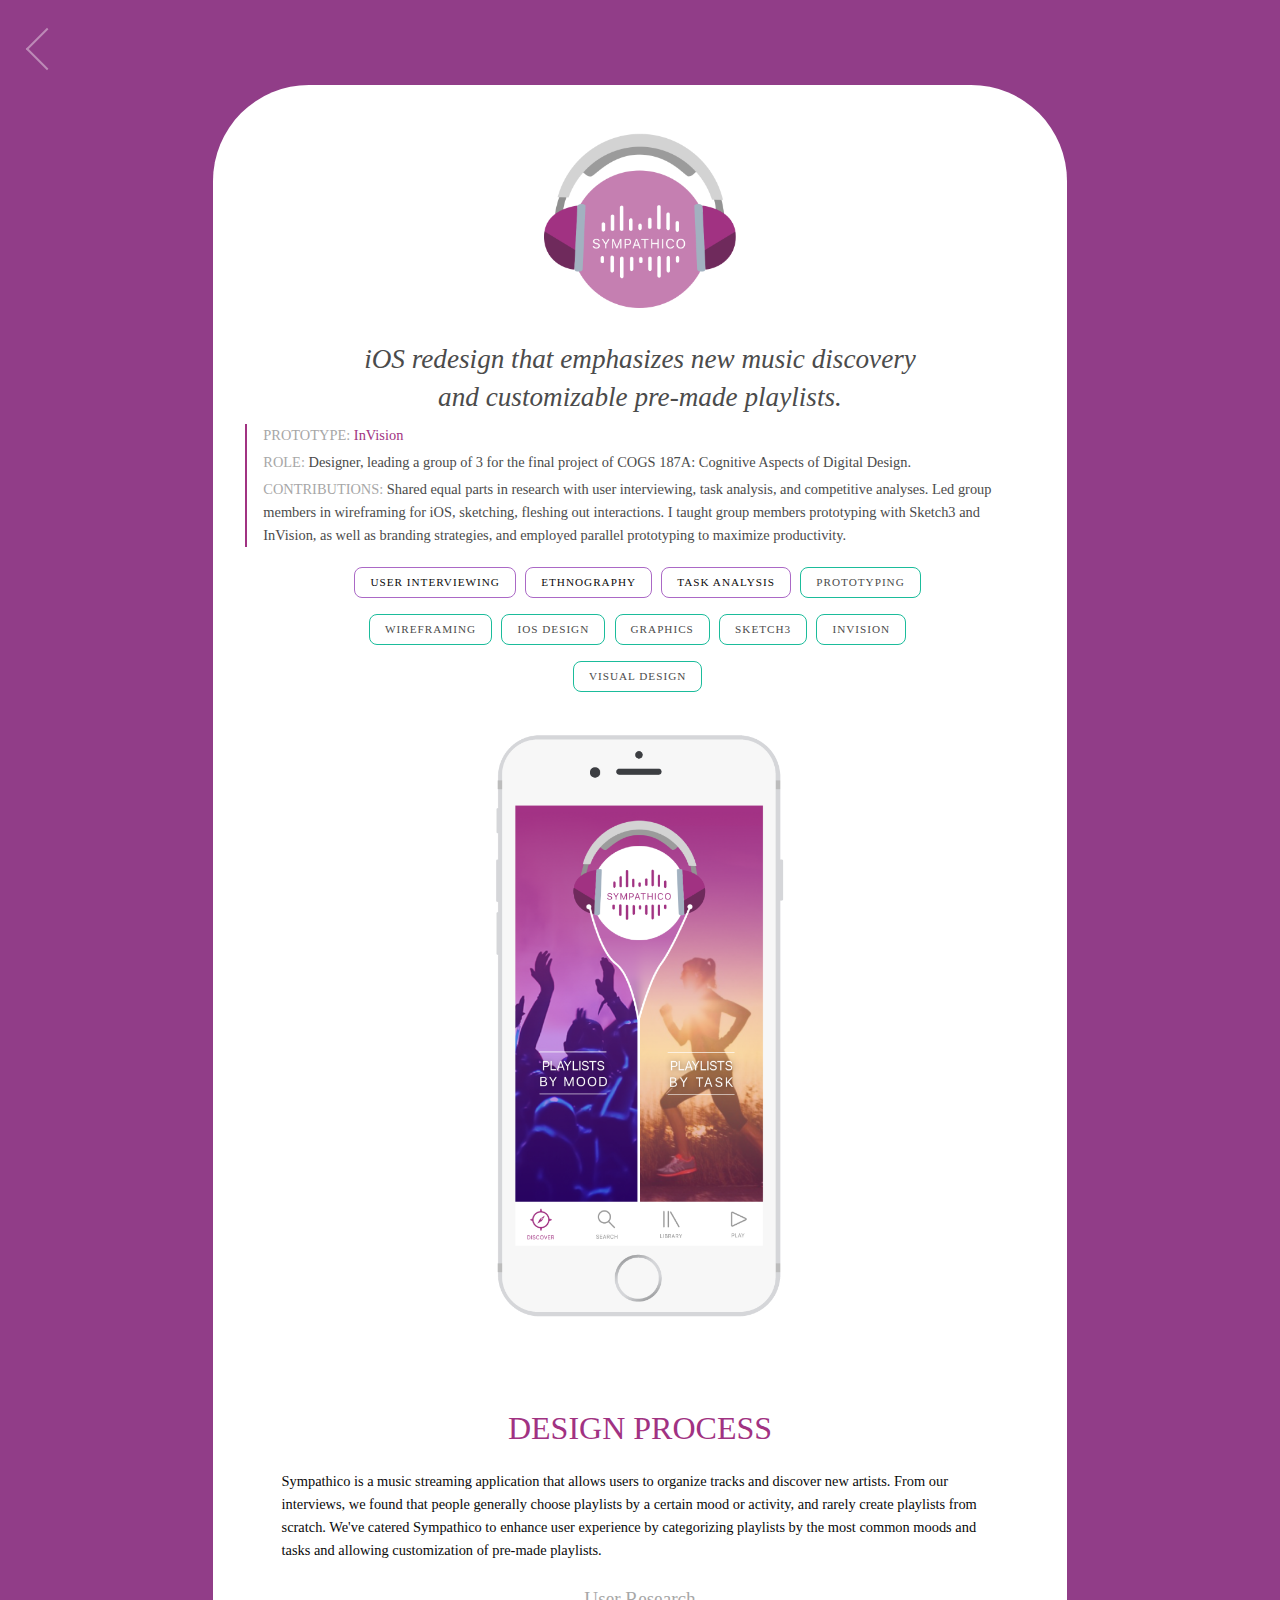
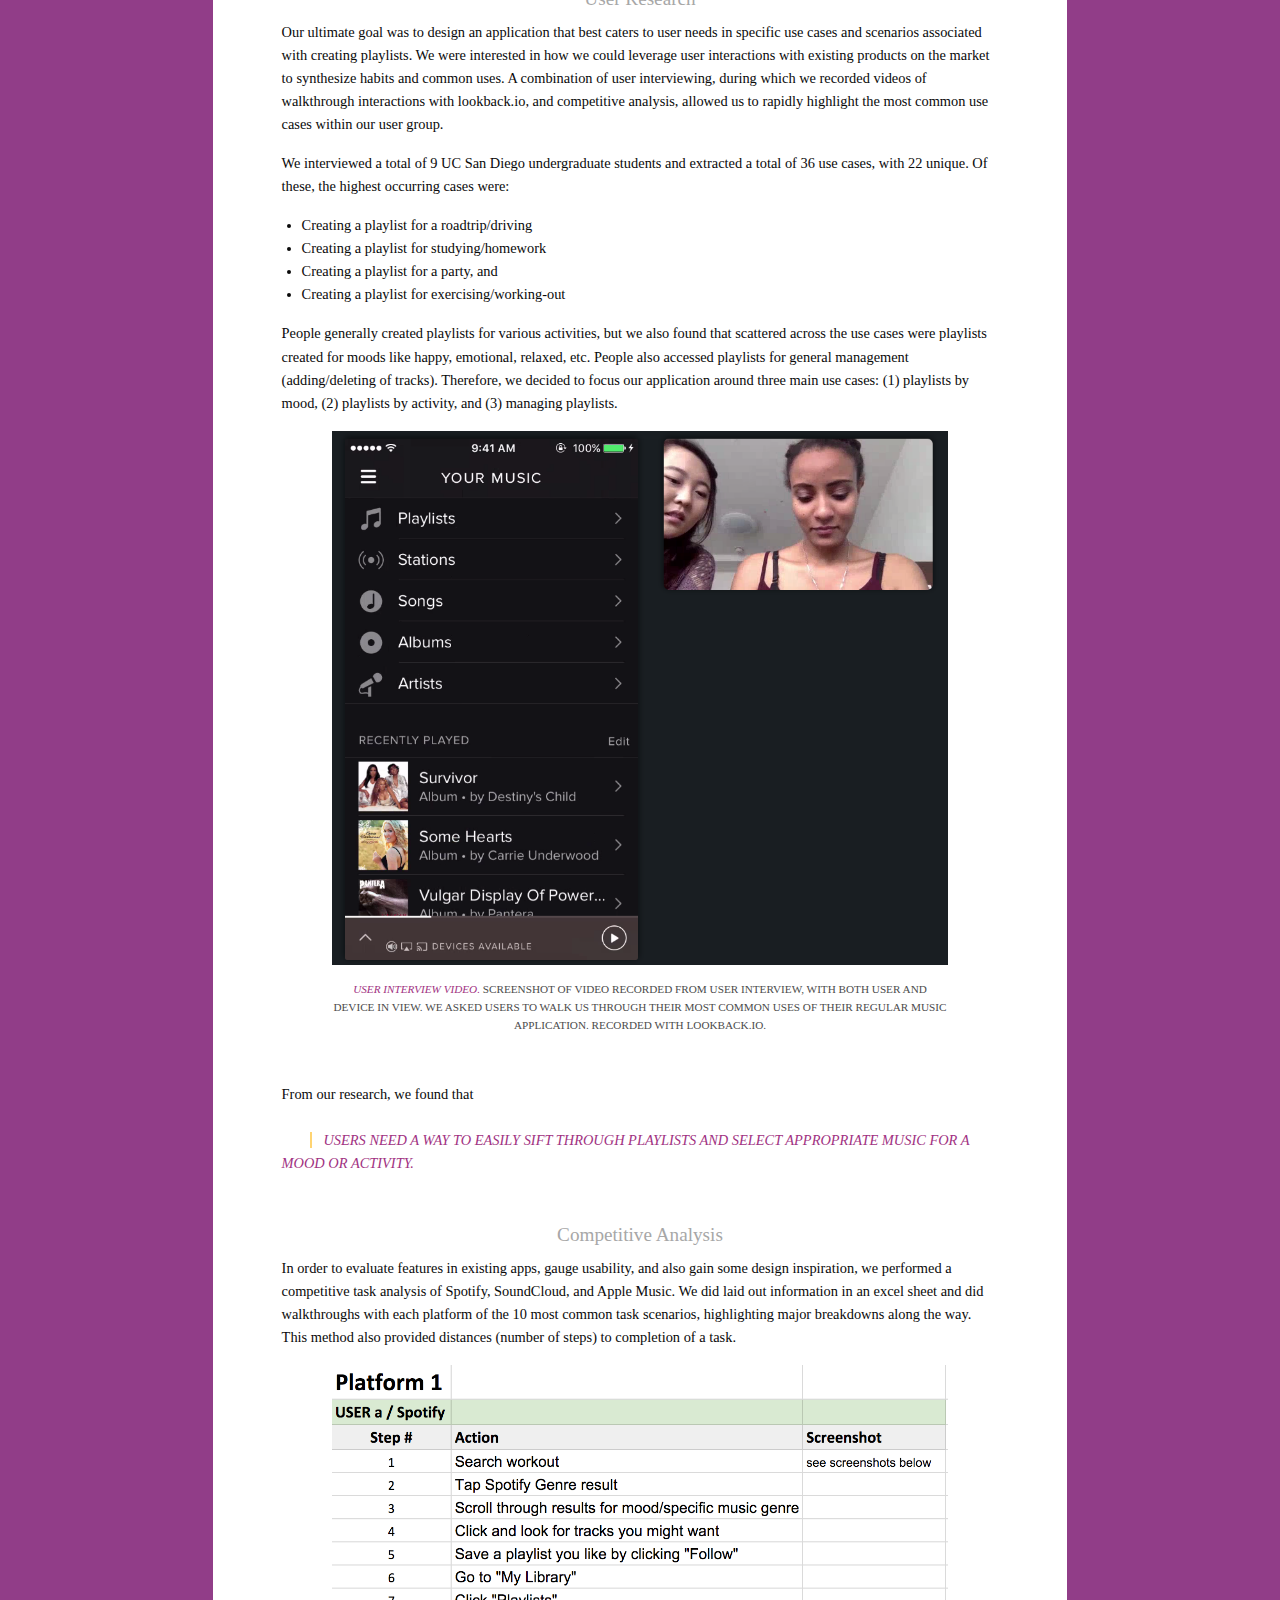
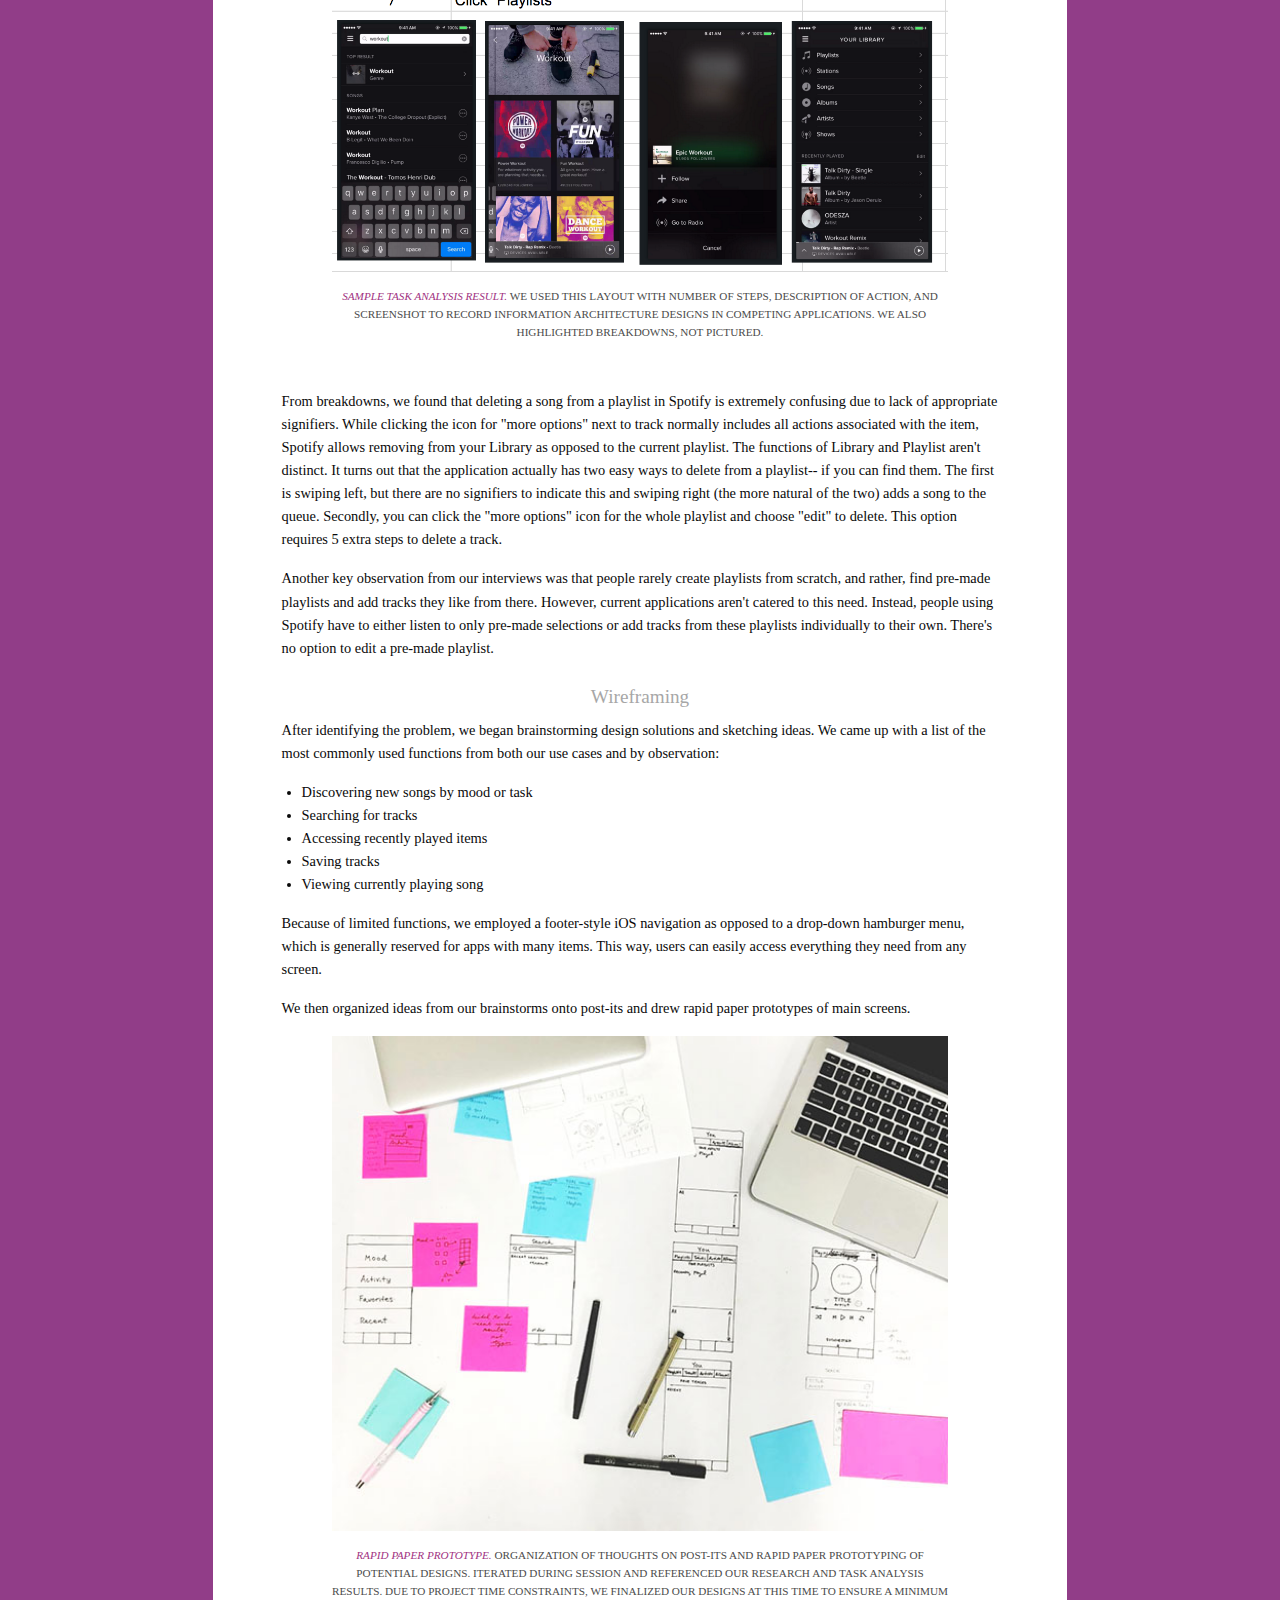
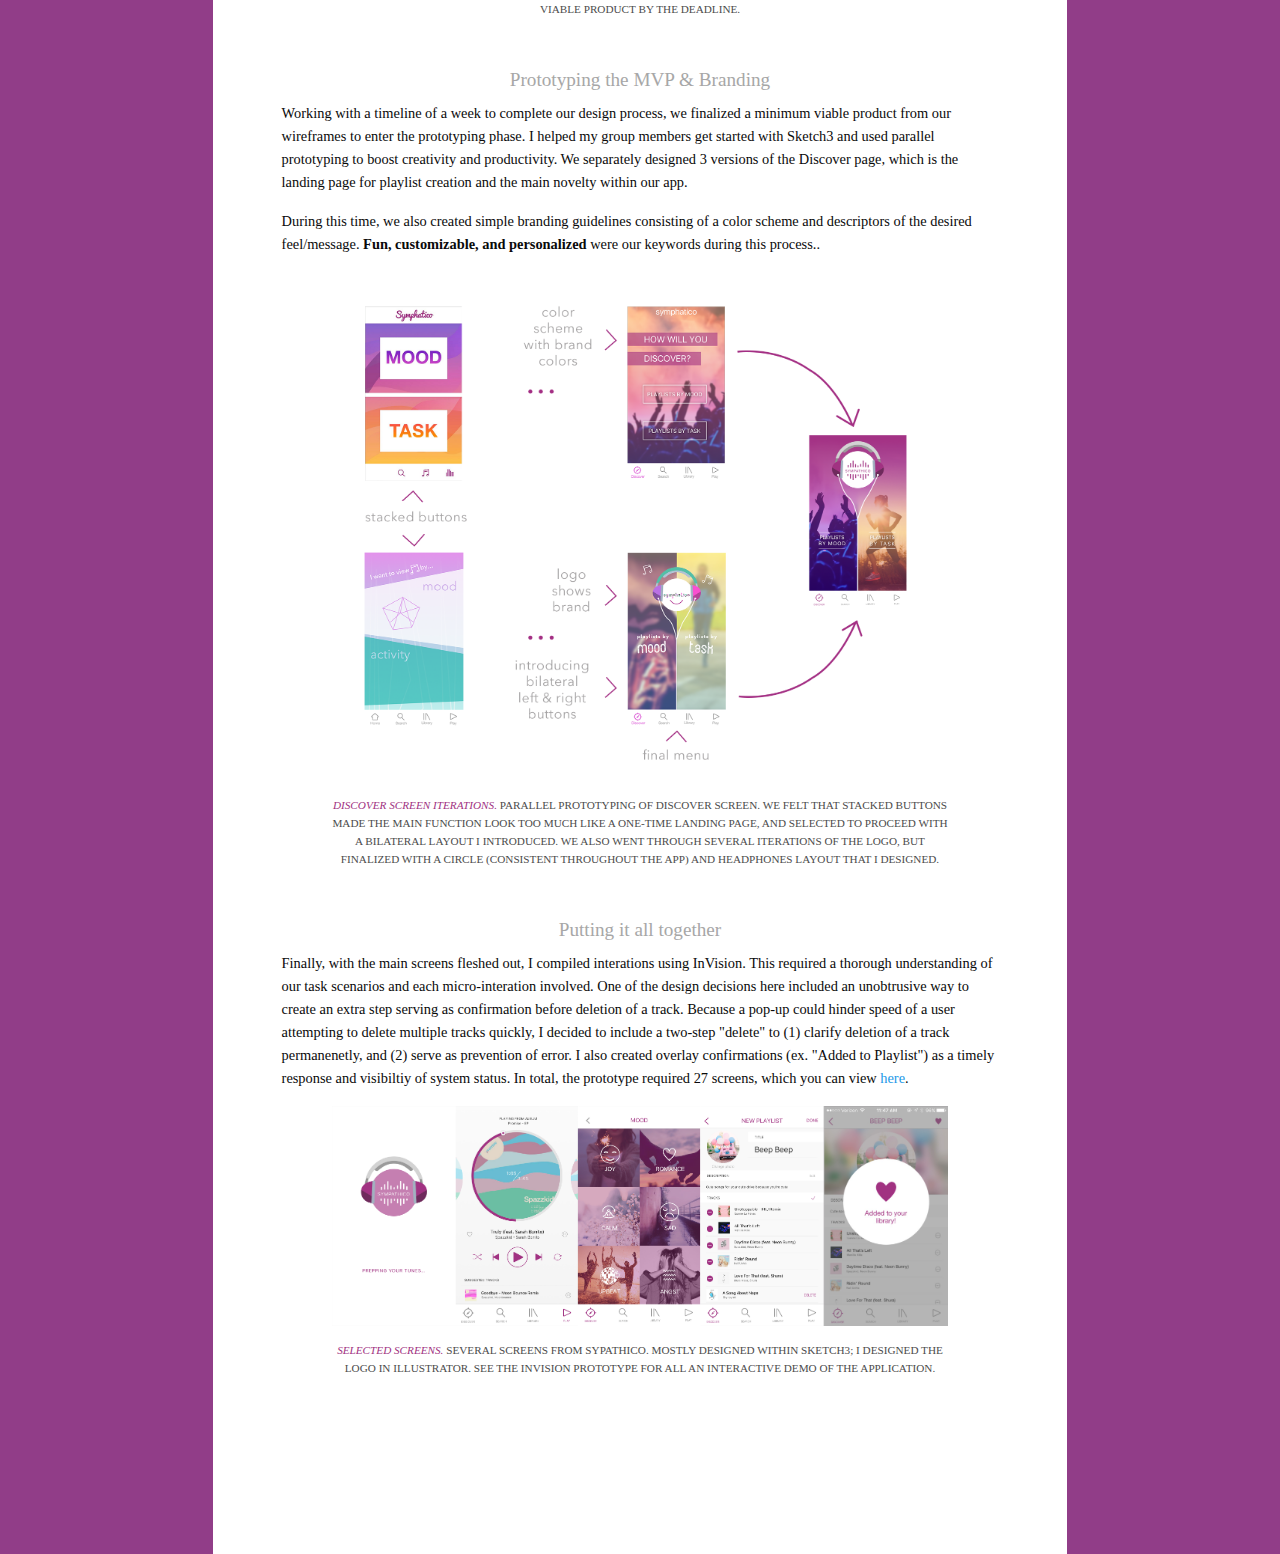
<file: sympathico.html>
<!doctype html>
<html class="no-js" lang="en">
<head>
    <meta charset="utf-8"/>
    <meta name="viewport" content="width=device-width, initial-scale=1.0"/>
    <title>Projects - Sympathico</title>

    <!-- Foundation -->
    <link rel="stylesheet" href="css/foundation.css">
    <link rel="stylesheet" href="http://dhbhdrzi4tiry.cloudfront.net/cdn/sites/foundation.min.css">
    <link rel="stylesheet" href="css/foundation.css">

    <!-- Custom stylesheet -->
    <link rel="stylesheet" href="css/sympathico.css">

    <!-- Favicon -->
    <link rel="icon" type="image/png" href="img/favicon.png"/>

    <!--Lightbox -->
    <link href="lightbox2/src/css/lightbox.css" rel="stylesheet">
</head>

<body>

<!-- Back Arrow Nav -->
<div class="back-arrow-container">
    <div class="back-arrow"><a href="index.html#3"></a></div>
</div>

<!-- Project Details - Sympathico -->
<div class="bg-color"><div class="section fullWidth row"><div class="medium-8 medium-offset-2 large-8 small-12">
    <div id="details-wrapper">
        <div id="header">
            <div class="wrap-inner">
                <div class="header-intro text-center">
                    <img src="img/projects/sympa-logo.png" class="logo">
                    <h3>iOS redesign that emphasizes new music discovery and customizable pre-made playlists.</h3>
                </div>
                <div class="header-title">
                    <p><span class="title">Prototype:</span> <a href="https://invis.io/U26I23LDP/">InVision</a></p>
                    <p><span class="title">Role:</span> Designer, leading a group of 3 for the final project of COGS 187A: Cognitive Aspects of Digital Design.</p>
                    <p><span class="title">Contributions:</span> Shared equal parts in research with user interviewing, task analysis, and competitive analyses. Led group members in wireframing for iOS, sketching, fleshing out interactions. I taught group members prototyping with Sketch3 and InVision, as well as branding strategies, and employed parallel prototyping to maximize productivity.</p>
                </div>
                <div class="skillset">
                        <div class="skill-rsrch">User Interviewing</div> <div class="skill-rsrch">Ethnography</div> <div class="skill-rsrch">Task Analysis</div> <div class="skill-dsgn">Prototyping</div> <div class="skill-dsgn">Wireframing</div> <div class="skill-dsgn">iOS Design</div> <div class="skill-dsgn">Graphics</div> <div class="skill-dsgn">Sketch3</div> <div class="skill-dsgn">InVision</div> <div class="skill-dsgn">Visual Design</div>
                </div>
            </div>
            <div class="text-center">
                <a href="img/projects/sympa-header.png" data-lightbox="sympathico" data-title="Discover Page">
                    <img src="img/projects/sympa-header.png" class="img-header">
                </a>
            </div>
        </div>
        <div id="details">
            <p class="dsgn-process text-center">Design Process</p>
            <p class="body">Sympathico is a music streaming application that allows users to organize tracks and discover new artists. From our interviews, we found that people generally choose playlists by a certain mood or activity, and rarely create playlists from scratch. We've catered Sympathico to enhance user experience by categorizing playlists by the most common moods and tasks and allowing customization of pre-made playlists. </p>

            <p class="subheader">User Research</p>
            <p class="body">Our ultimate goal was to design an application that best caters to user needs in specific use cases and scenarios associated with creating playlists. We were interested in how we could leverage user interactions with existing products on the market to synthesize habits and common uses. A combination of user interviewing, during which we recorded videos of walkthrough interactions with lookback.io, and competitive analysis, allowed us to rapidly highlight the most common use cases within our user group.</p>

            <p class="body">We interviewed a total of 9 UC San Diego undergraduate students and extracted a total of 36 use cases, with 22 unique. Of these, the highest occurring cases were:</p>
                <ul class="body">
                    <li>Creating a playlist for a roadtrip/driving</li>
                    <li>Creating a playlist for studying/homework</li>
                    <li>Creating a playlist for a party, and</li>
                    <li>Creating a playlist for exercising/working-out</li>
                </ul>
            <p class="body">People generally created playlists for various activities, but we also found that scattered across the use cases were playlists created for moods like happy, emotional, relaxed, etc. People also accessed playlists for general management (adding/deleting of tracks). Therefore, we decided to focus our application around three main use cases: (1) playlists by mood, (2) playlists by activity, and (3) managing playlists.</p>

            <div class="image-group text-center">
                <a href="img/projects/sympa-vid.png" data-lightbox="sympathico" data-title="User interview video with lookback.io.">
                    <img class="image" src="img/projects/sympa-vid.png">
                </a>
                <p class="caption"><span class="caption-title">User Interview Video.</span> Screenshot of video recorded from user interview, with both user and device in view. We asked users to walk us through their most common uses of their regular music application. Recorded with lookback.io.</p>
            </div>

            <p class="body">From our research, we found that<br/><br/>
            <span class="quote">users need a way to easily sift through playlists and select appropriate music for a mood or activity.<br/><br/></span></p>

            <p class="subheader">Competitive Analysis</p>
            <p class="body">In order to evaluate features in existing apps, gauge usability, and also gain some design inspiration, we performed a competitive task analysis of Spotify, SoundCloud, and Apple Music. We did laid out information in an excel sheet and did walkthroughs with each platform of the 10 most common task scenarios, highlighting major breakdowns along the way. This method also provided distances (number of steps) to completion of a task.</p>

            <div class="image-group text-center">
                <a href="img/projects/sympa-task.png" data-lightbox="sympathico" data-title="Sample task analysis in Spotify.">
                    <img class="image" src="img/projects/sympa-task.png">
                </a>
                <p class="caption"><span class="caption-title">Sample Task Analysis Result.</span> We used this layout with number of steps, description of action, and screenshot to record information architecture designs in competing applications. We also highlighted breakdowns, not pictured.</p>
            </div>

            <p class="body">From breakdowns, we found that deleting a song from a playlist in Spotify is extremely confusing due to lack of appropriate signifiers. While clicking the icon for "more options" next to track normally includes all actions associated with the item, Spotify allows removing from your Library as opposed to the current playlist. The functions of Library and Playlist aren't distinct. It turns out that the application actually has two easy ways to delete from a playlist-- if you can find them. The first is swiping left, but there are no signifiers to indicate this and swiping right (the more natural of the two) adds a song to the queue. Secondly, you can click the "more options" icon for the whole playlist and choose "edit" to delete. This option requires 5 extra steps to delete a track.</p>

            <p class="body">Another key observation from our interviews was that people rarely create playlists from scratch, and rather, find pre-made playlists and add tracks they like from there. However, current applications aren't catered to this need. Instead, people using Spotify have to either listen to only pre-made selections or add tracks from these playlists individually to their own. There's no option to edit a pre-made playlist.</p>

            <p class="subheader">Wireframing</p>
            <p class="body">After identifying the problem, we began brainstorming design solutions and sketching ideas. We came up with a list of the most commonly used functions from both our use cases and by observation:
            </p>
            <ul class="body">
                <li>Discovering new songs by mood or task</li>
                <li>Searching for tracks</li>
                <li>Accessing recently played items</li>
                <li>Saving tracks</li>
                <li>Viewing currently playing song</li>
            </ul>
            <p class="body">Because of limited functions, we employed a footer-style iOS navigation as opposed to a drop-down hamburger menu, which is generally reserved for apps with many items. This way, users can easily access everything they need from any screen.</p>
            <p class="body">We then organized ideas from our brainstorms onto post-its and drew rapid paper prototypes of main screens.</p>

            <div class="image-group text-center">
                <a href="img/projects/sympa-sketch.jpg" data-lightbox="sympathico" data-title="Rapid paper prototype.">
                    <img class="image" src="img/projects/sympa-sketch.jpg">
                </a>
                <p class="caption"><span class="caption-title">Rapid Paper Prototype.</span> Organization of thoughts on post-its and rapid paper prototyping of potential designs. Iterated during session and referenced our research and task analysis results. Due to project time constraints, we finalized our designs at this time to ensure a minimum viable product by the deadline.</p>
            </div>

            <p class="subheader">Prototyping the MVP & Branding</p>
            <p class="body">Working with a timeline of a week to complete our design process, we finalized a minimum viable product from our wireframes to enter the prototyping phase. I helped my group members get started with Sketch3 and used parallel prototyping to boost creativity and productivity. We separately designed 3 versions of the Discover page, which is the landing page for playlist creation and the main novelty within our app.</p>

            <p class="body">During this time, we also created simple branding guidelines consisting of a color scheme and descriptors of the desired feel/message. <b>Fun, customizable, and personalized</b> were our keywords during this process..</p>

            <div class="image-group text-center">
                <a href="img/projects/sympa_iter.png" data-lightbox="sympathico" data-title="Discover Screen Iterations.">
                    <img class="image" src="img/projects/sympa_iter.png">
                </a>
                <p class="caption"><span class="caption-title">Discover Screen Iterations.</span> Parallel prototyping of Discover screen. We felt that stacked buttons made the main function look too much like a one-time landing page, and selected to proceed with a bilateral layout I introduced. We also went through several iterations of the logo, but finalized with a circle (consistent throughout the app) and headphones layout that I designed.</p>
            </div>

            <p class="subheader">Putting it all together</p>

            <p class="body">Finally, with the main screens fleshed out, I compiled interations using InVision. This required a thorough understanding of our task scenarios and each micro-interation involved. One of the design decisions here included an unobtrusive way to create an extra step serving as confirmation before deletion of a track. Because a pop-up could hinder speed of a user attempting to delete multiple tracks quickly, I decided to include a two-step "delete" to (1) clarify deletion of a track permanenetly, and (2) serve as prevention of error. I also created overlay confirmations (ex. "Added to Playlist") as a timely response and visibiltiy of system status. In total, the prototype required 27 screens, which you can view <a href="https://invis.io/U26I23LDP/">here</a>.</p>

            <div class="image-group text-center">
                <a href="img/projects/sympa-screens.png" data-lightbox="sympathico" data-title="Selected Screens from Sympathico.">
                    <img class="image" src="img/projects/sympa-screens.png">
                </a>
                <p class="caption"><span class="caption-title">Selected Screens.</span> Several screens from Sypathico. Mostly designed within Sketch3; I designed the logo in Illustrator. See the InVision prototype for all an interactive demo of the application.</p>
            </div>
        </div>
    </div>
</div></div></div>

<!-- Link JQuery -->
<script src="https://code.jquery.com/jquery-2.1.4.min.js"></script>
<!-- Foundation -->
<script src="http://dhbhdrzi4tiry.cloudfront.net/cdn/sites/foundation.min.js"></script>
<!-- Scrollify -->
<script src="js/jquery.scrollify.min.js"></script>
<!-- Lightbox -->
<script src="lightbox2/src/js/lightbox.js"></script>

<script type="text/javascript">
    $(document).foundation();
</script>

<script>
   // Back arrow div links to a href within div
   $(".back-arrow").click(function() {
        window.location = $(this).find("a").attr("href");
        return false;
   });
</script>

</body>
</html>
</file>
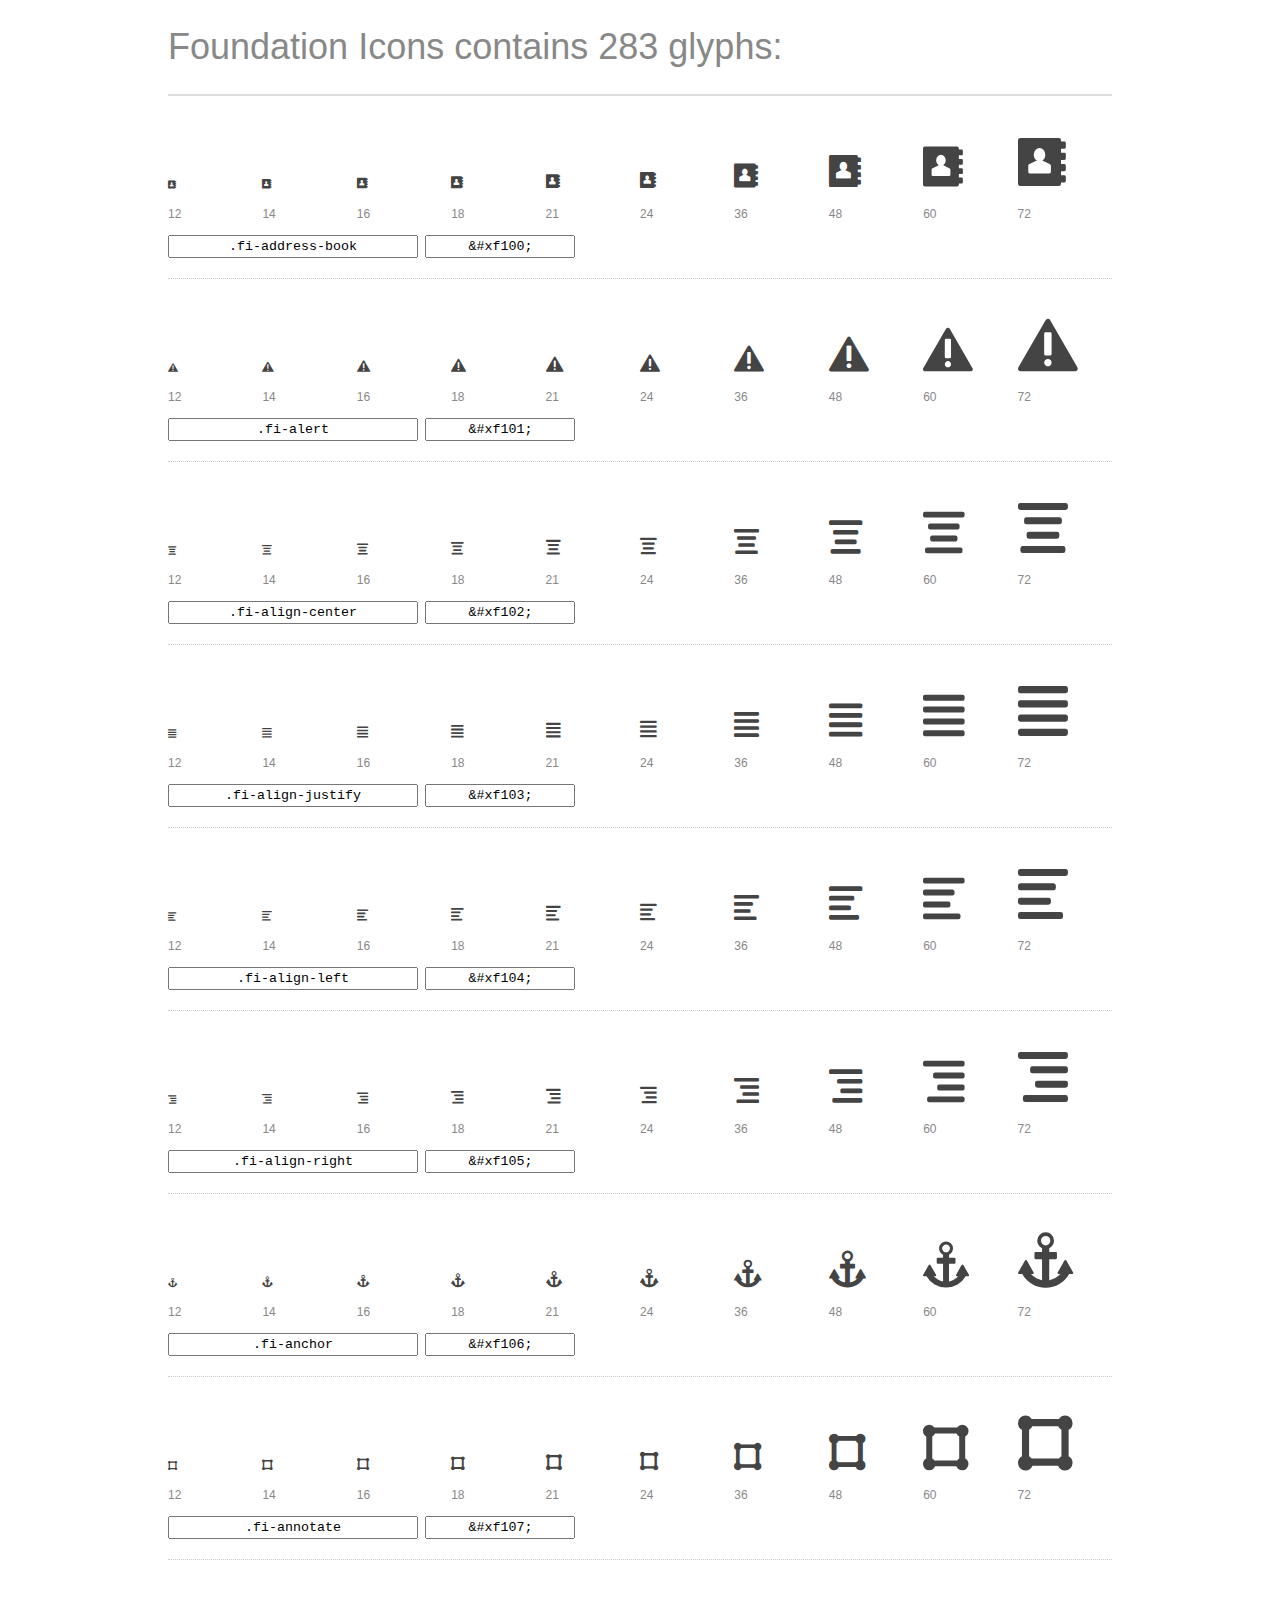
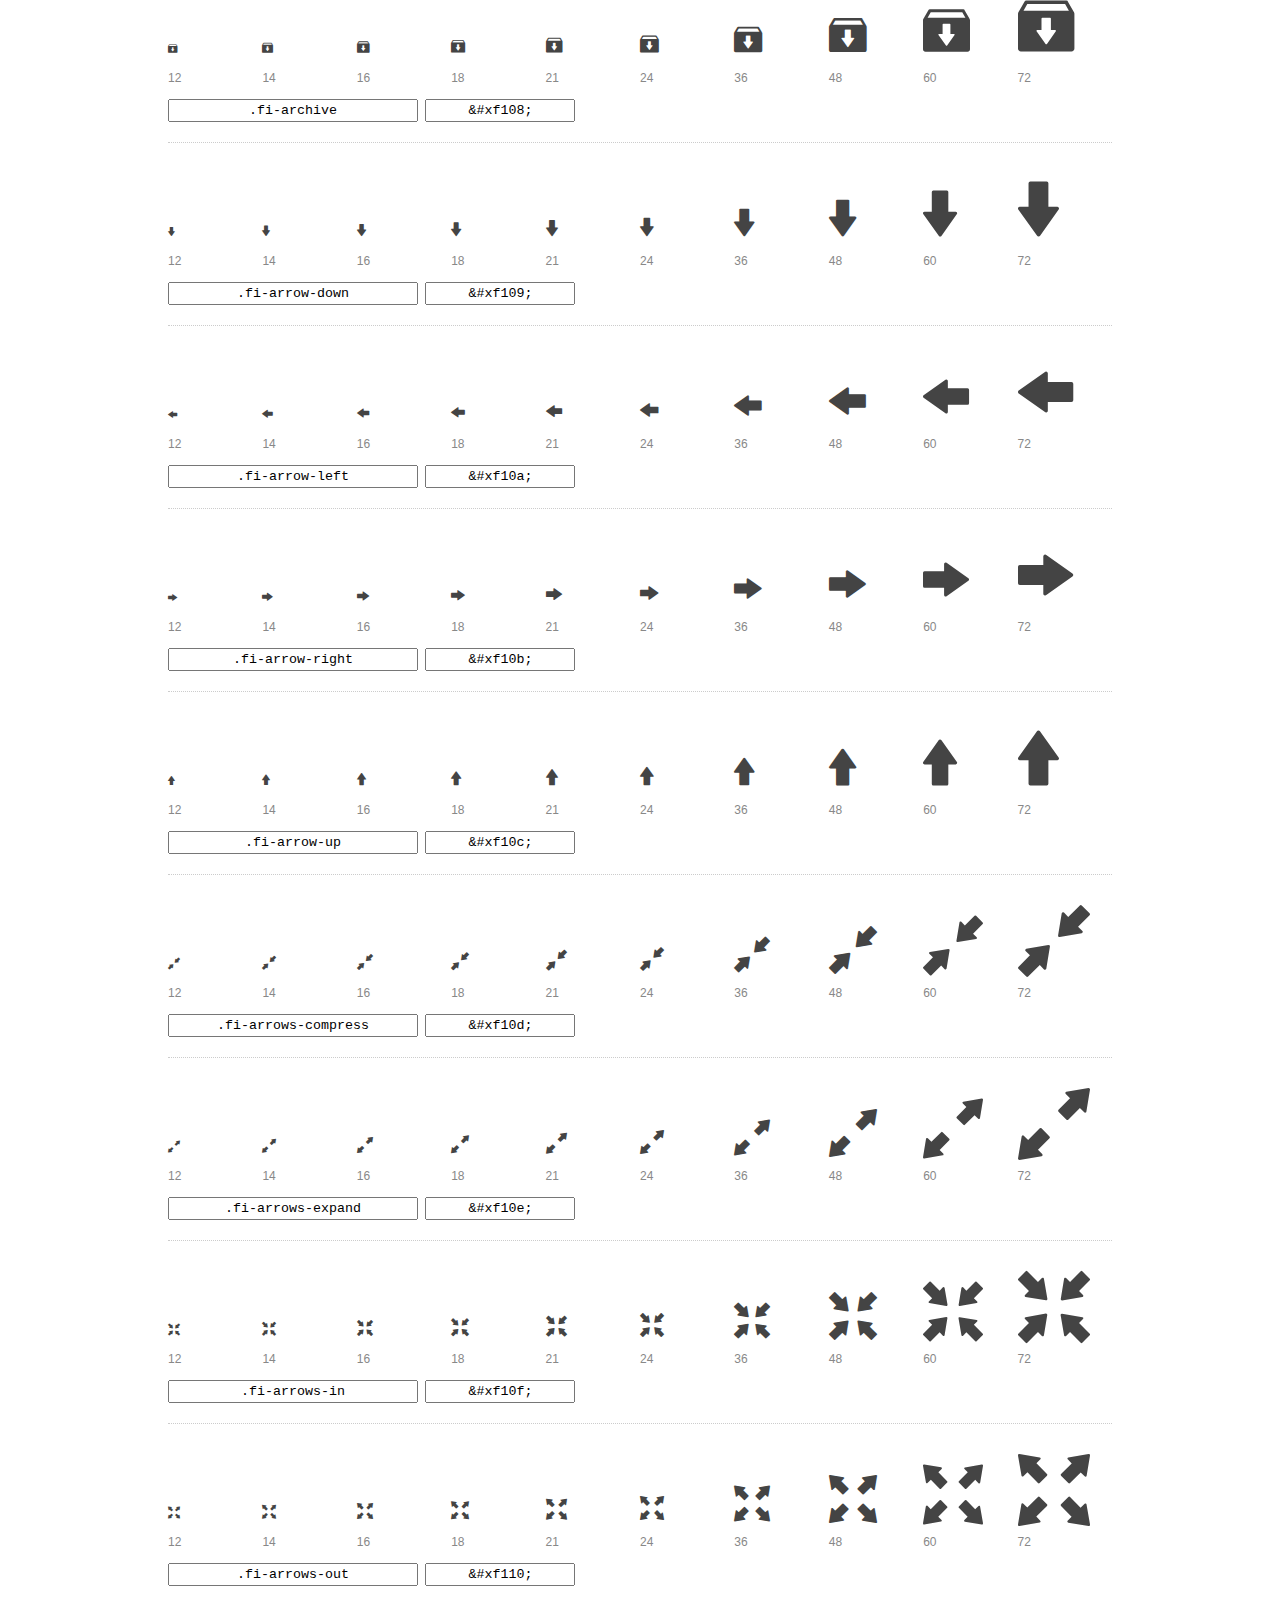
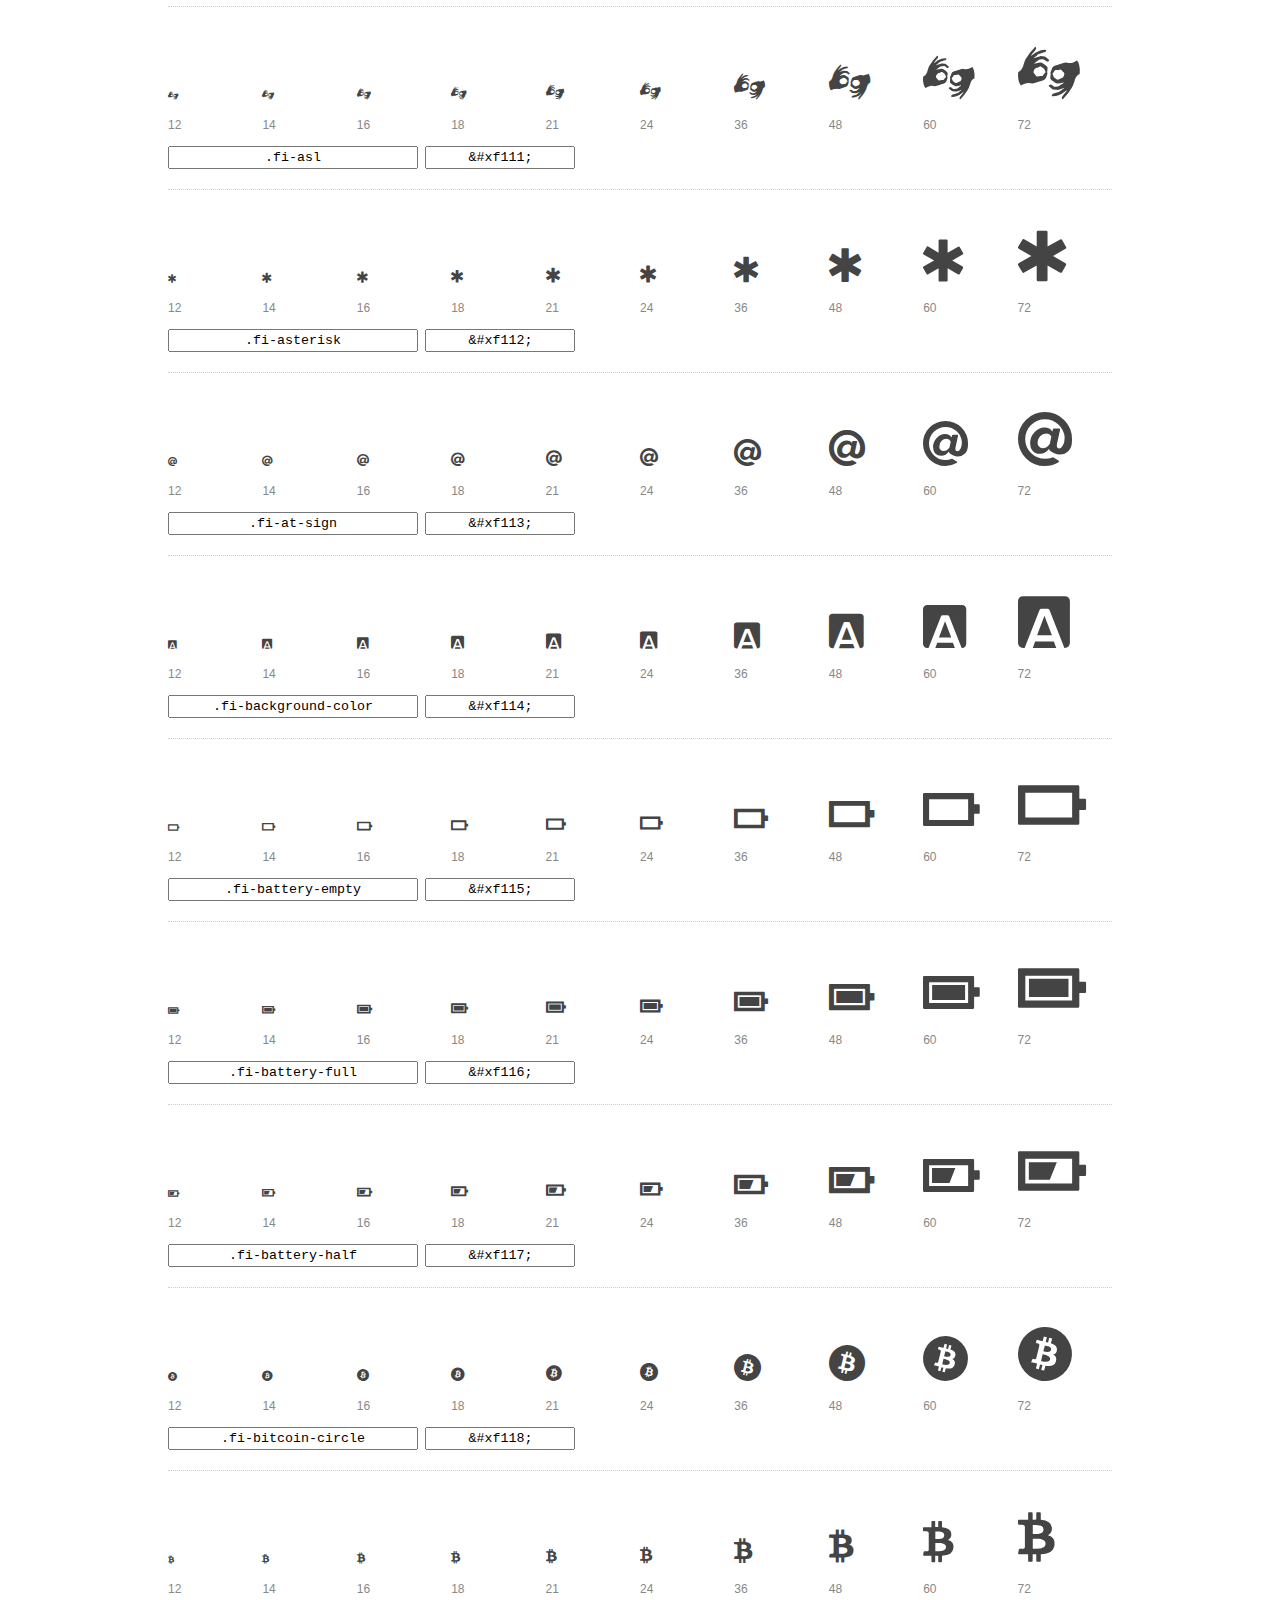
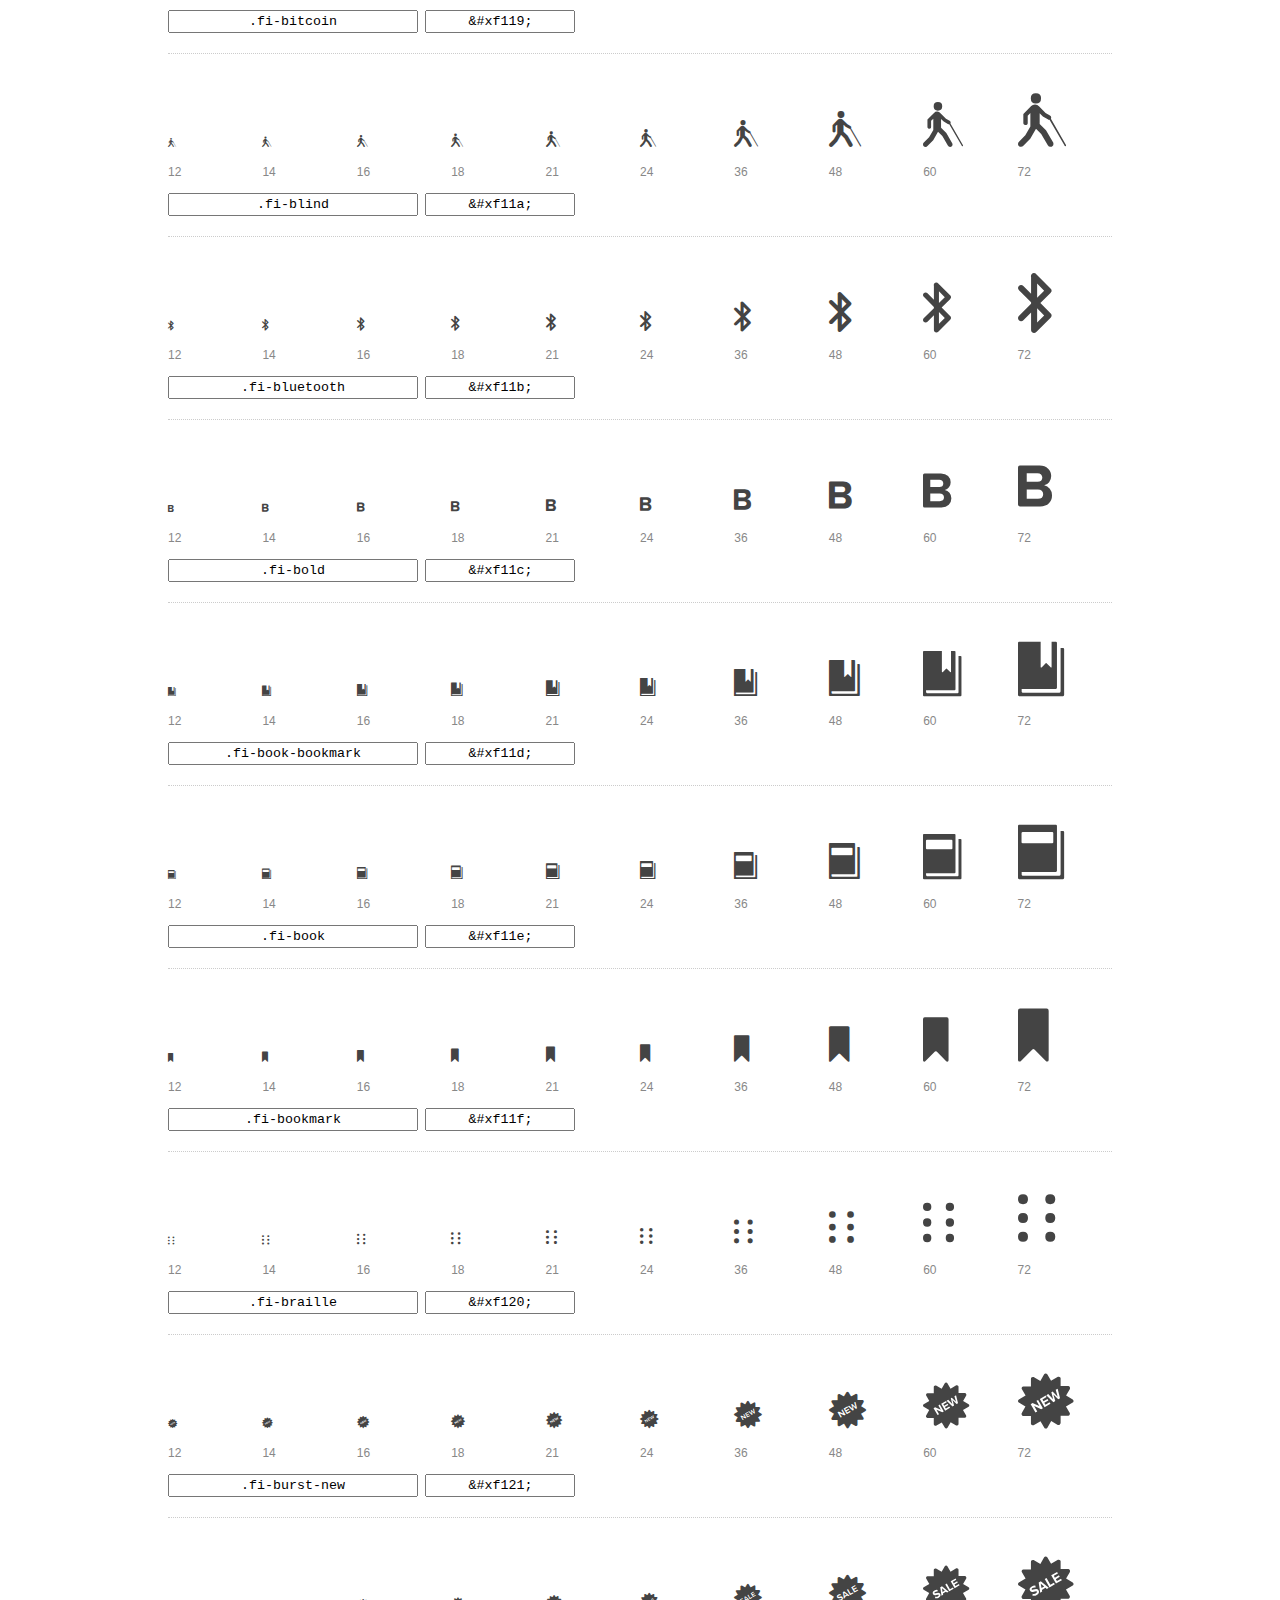
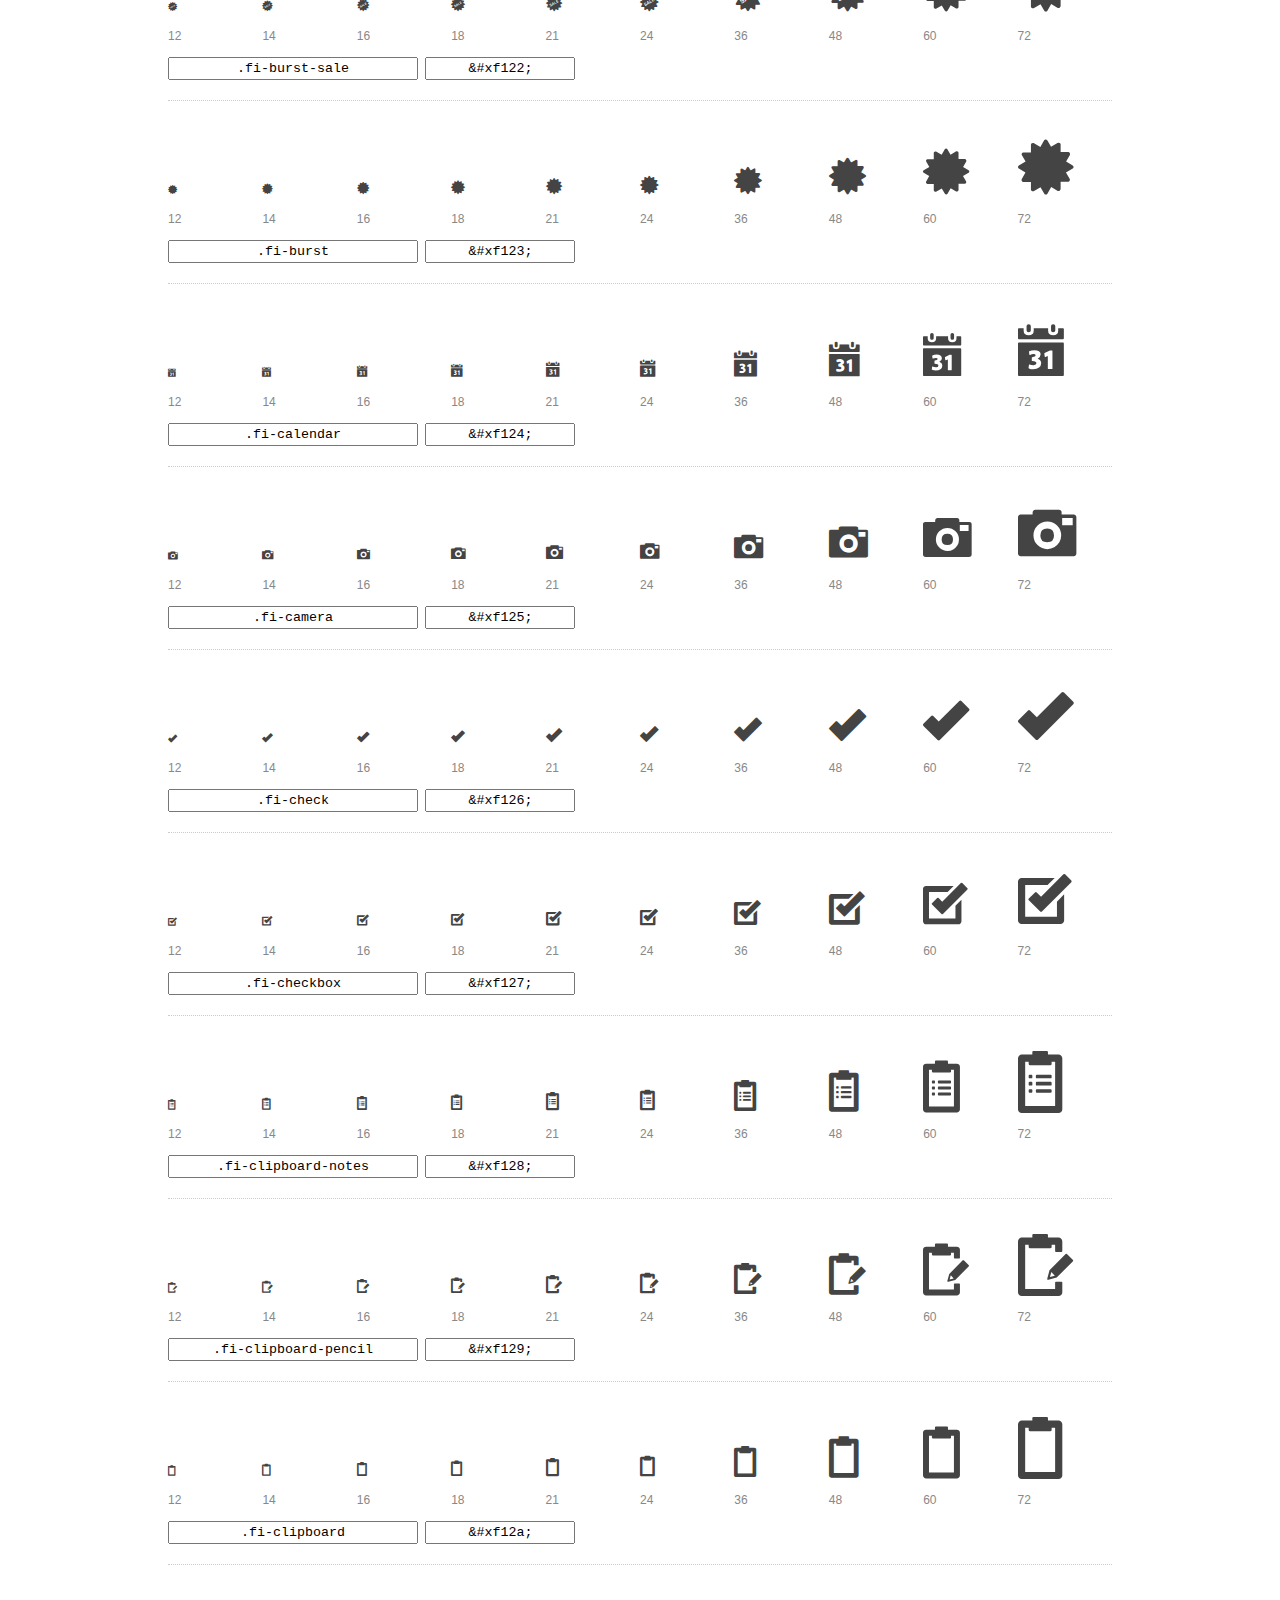
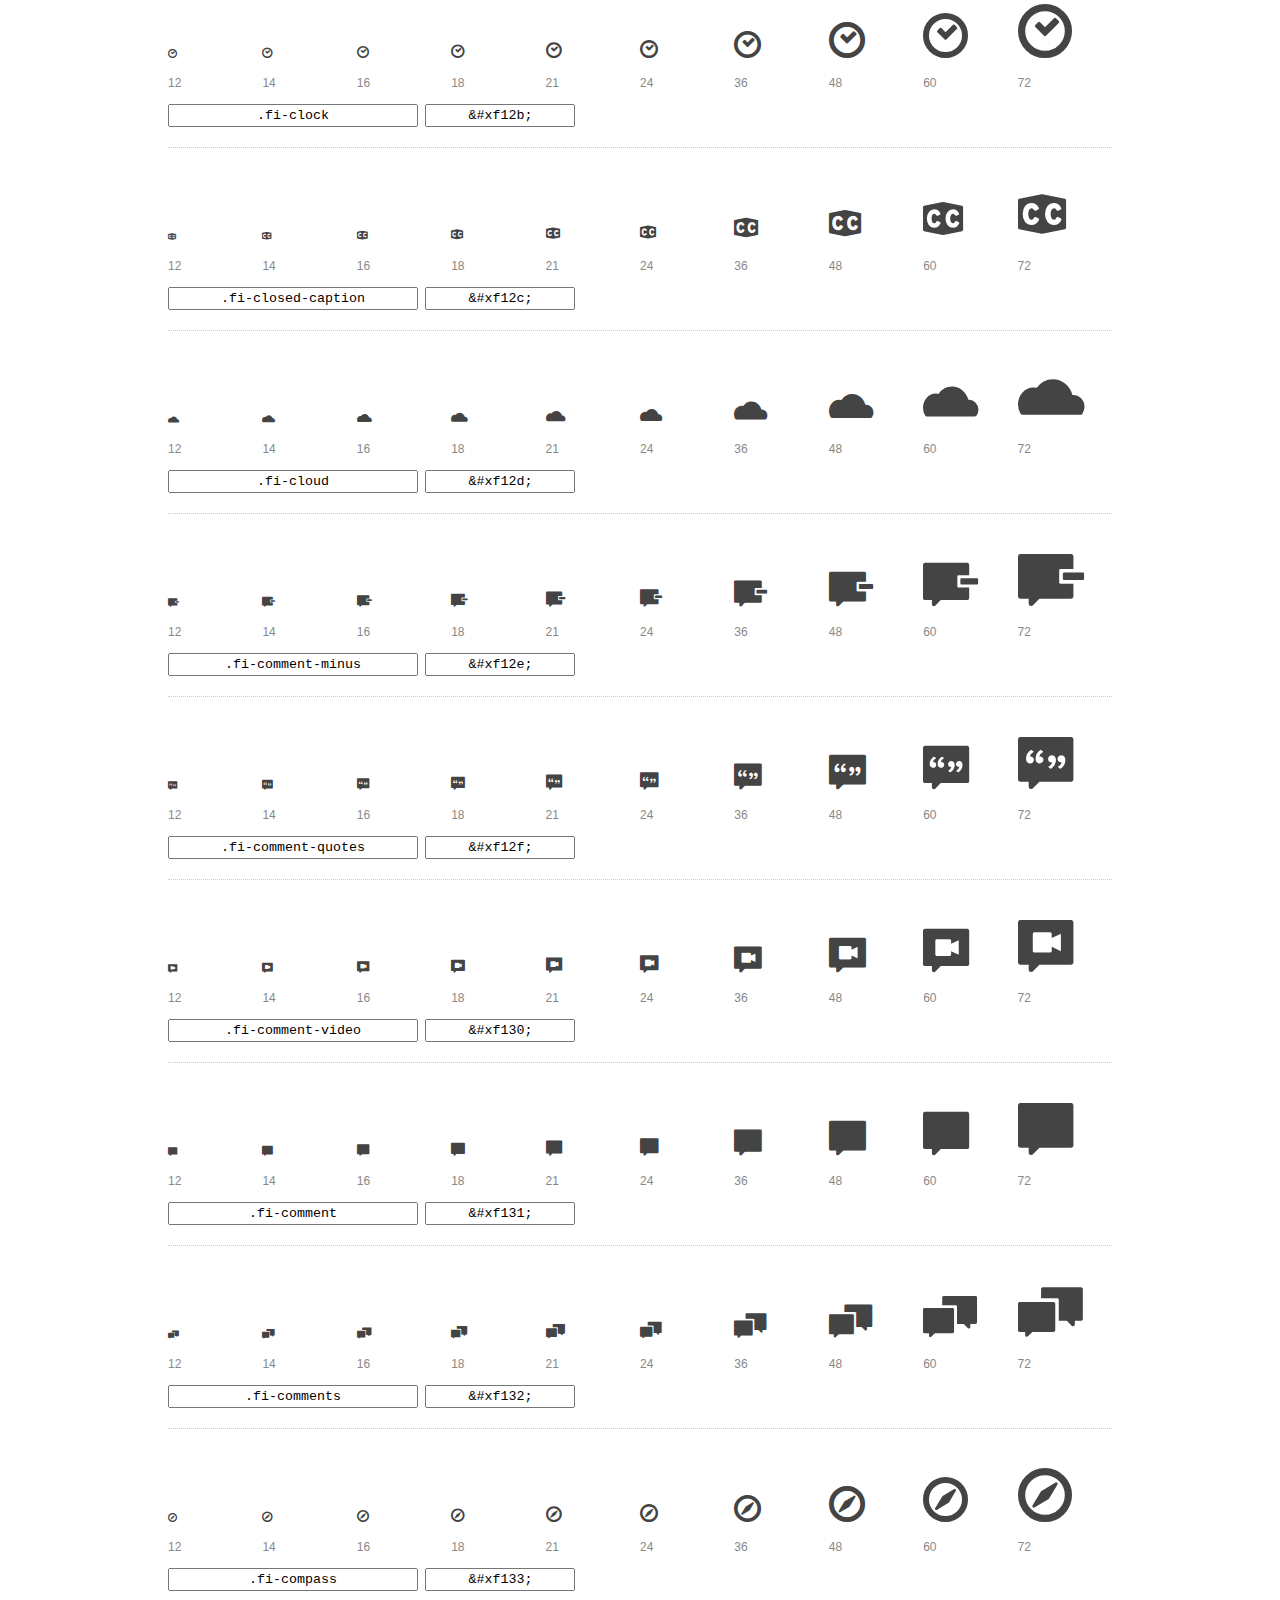
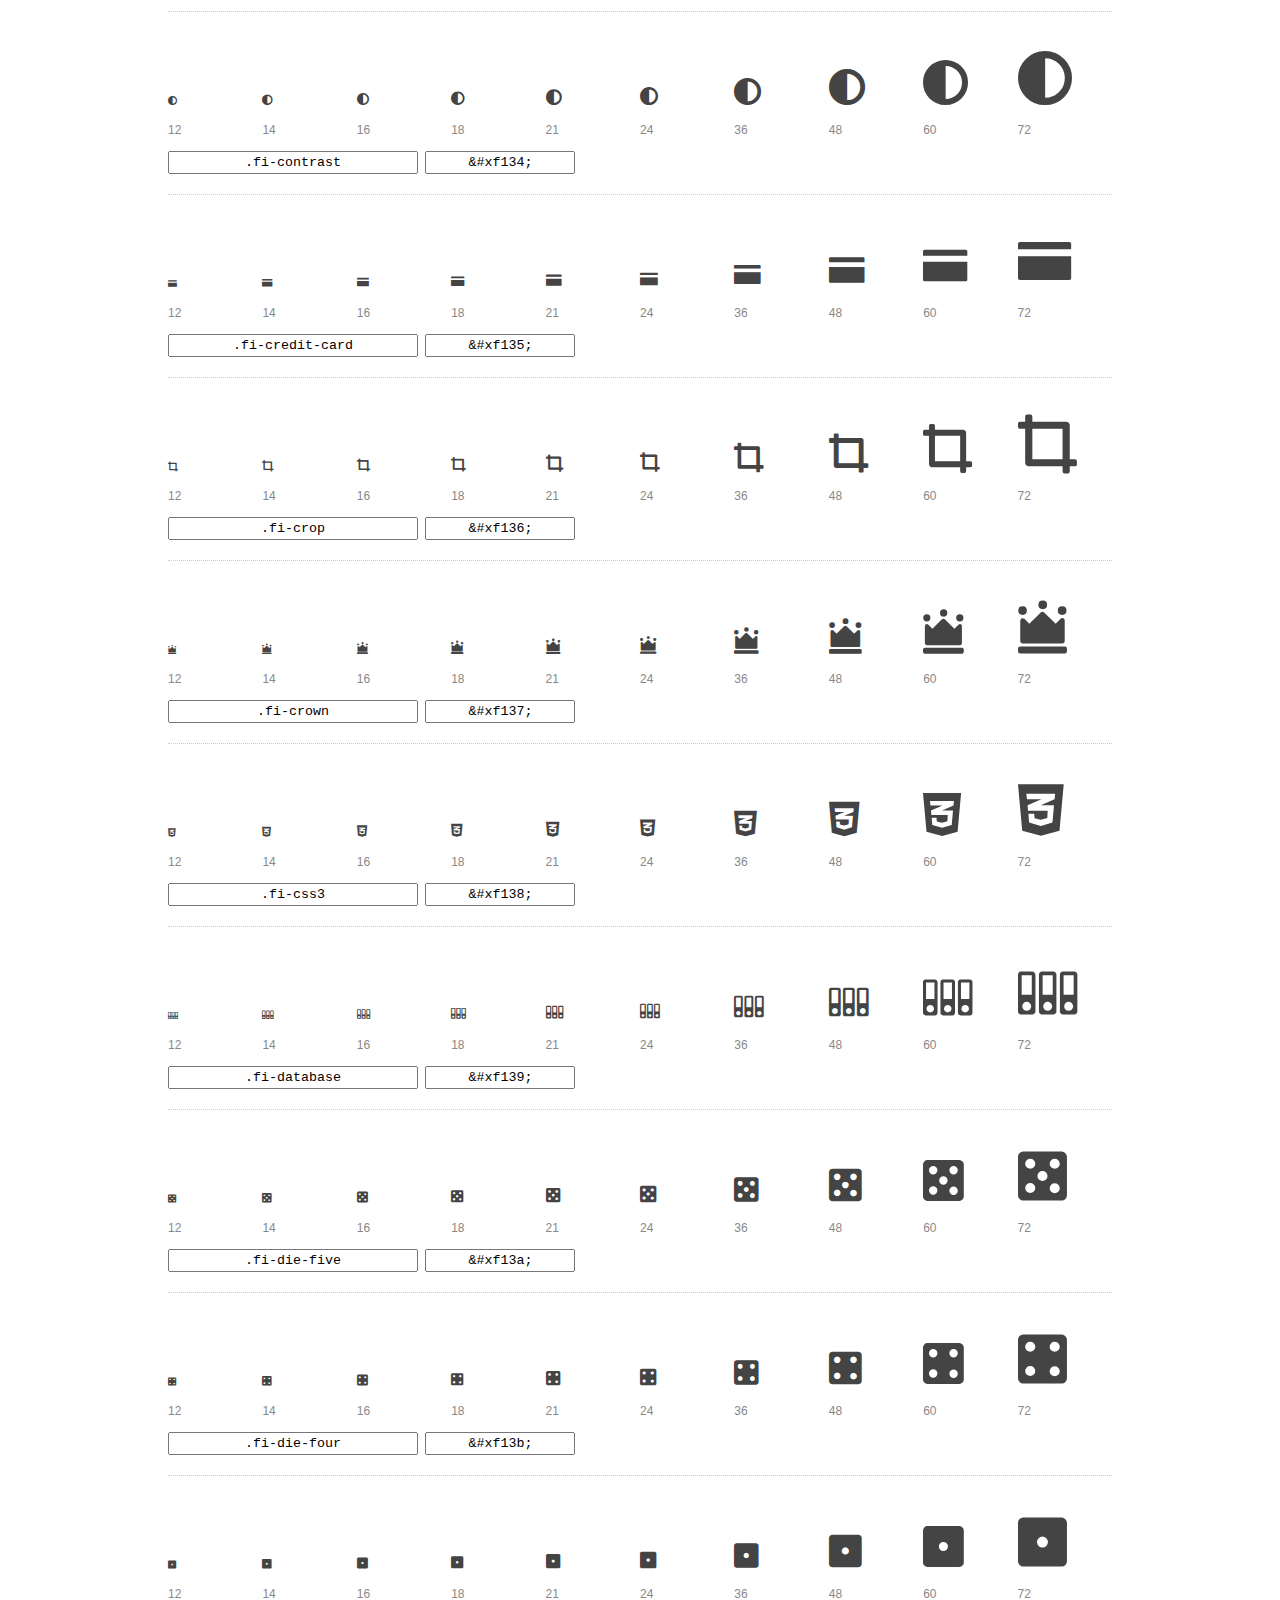
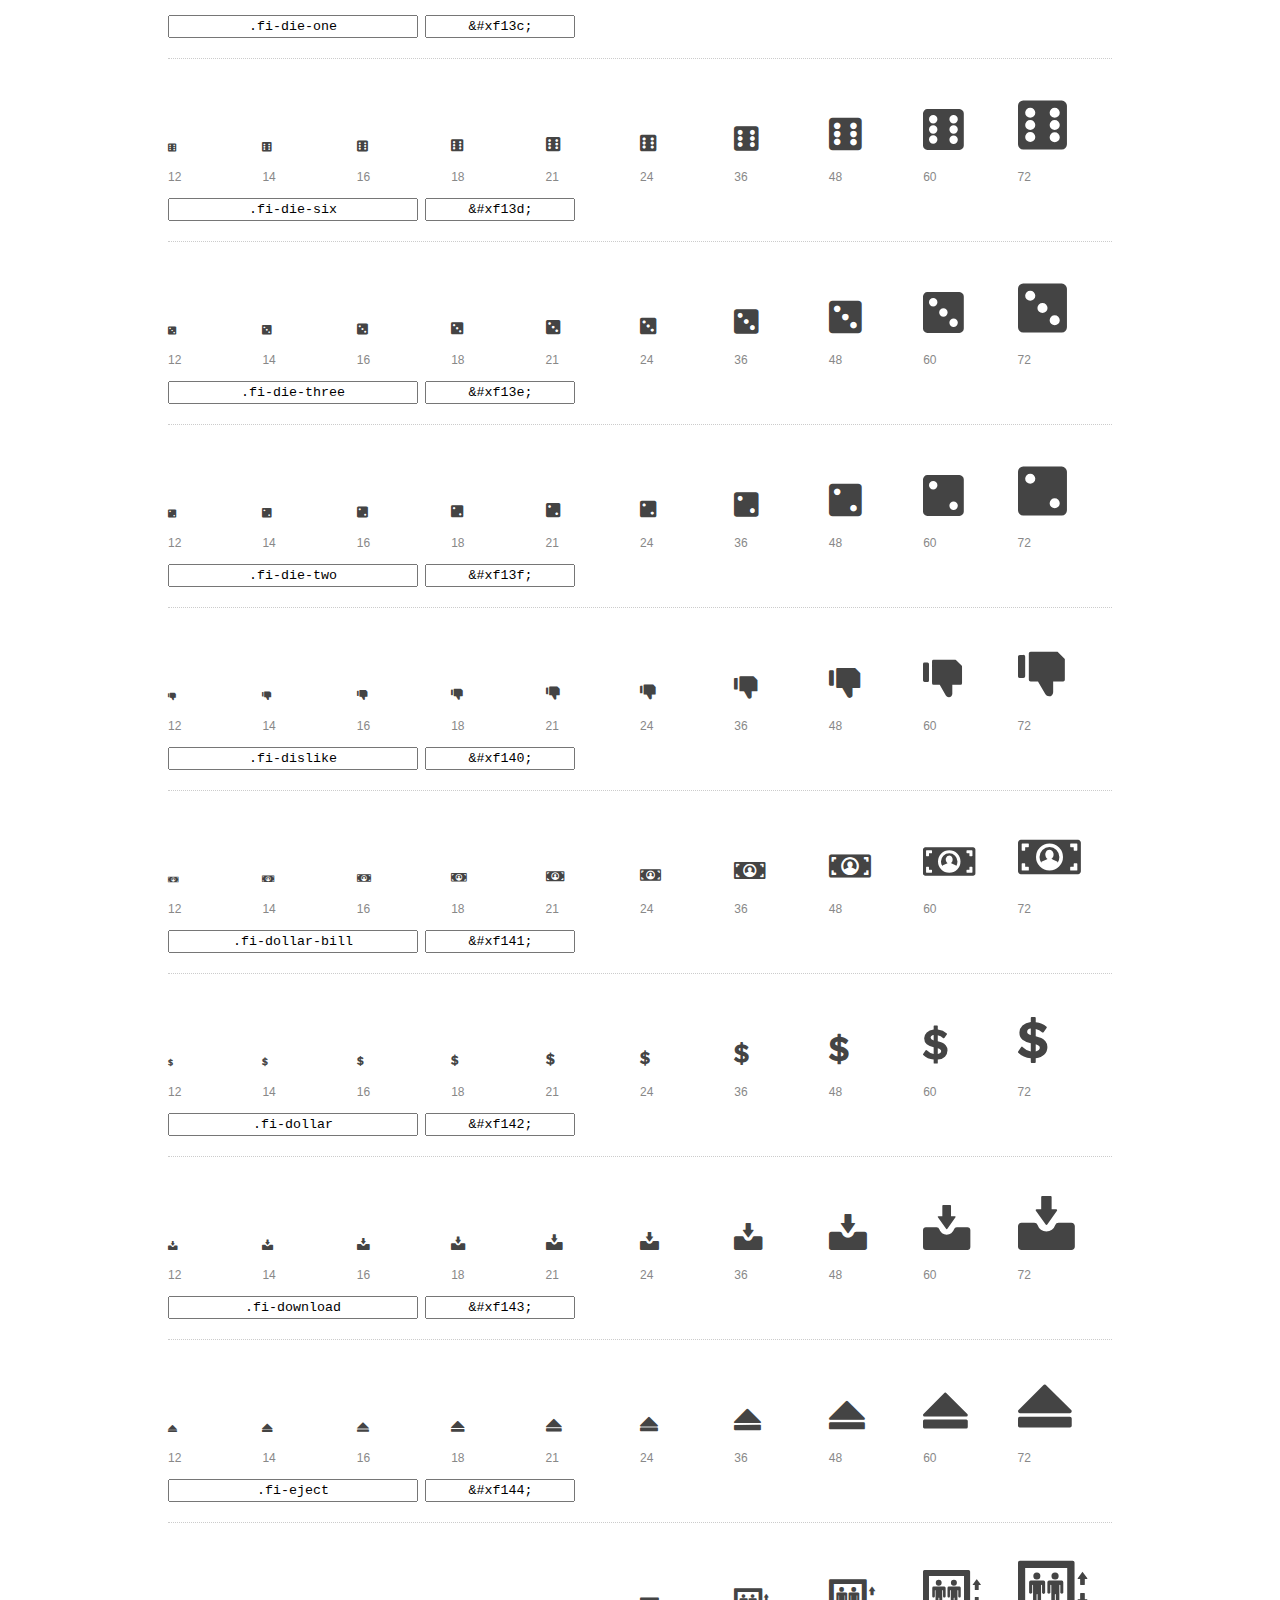
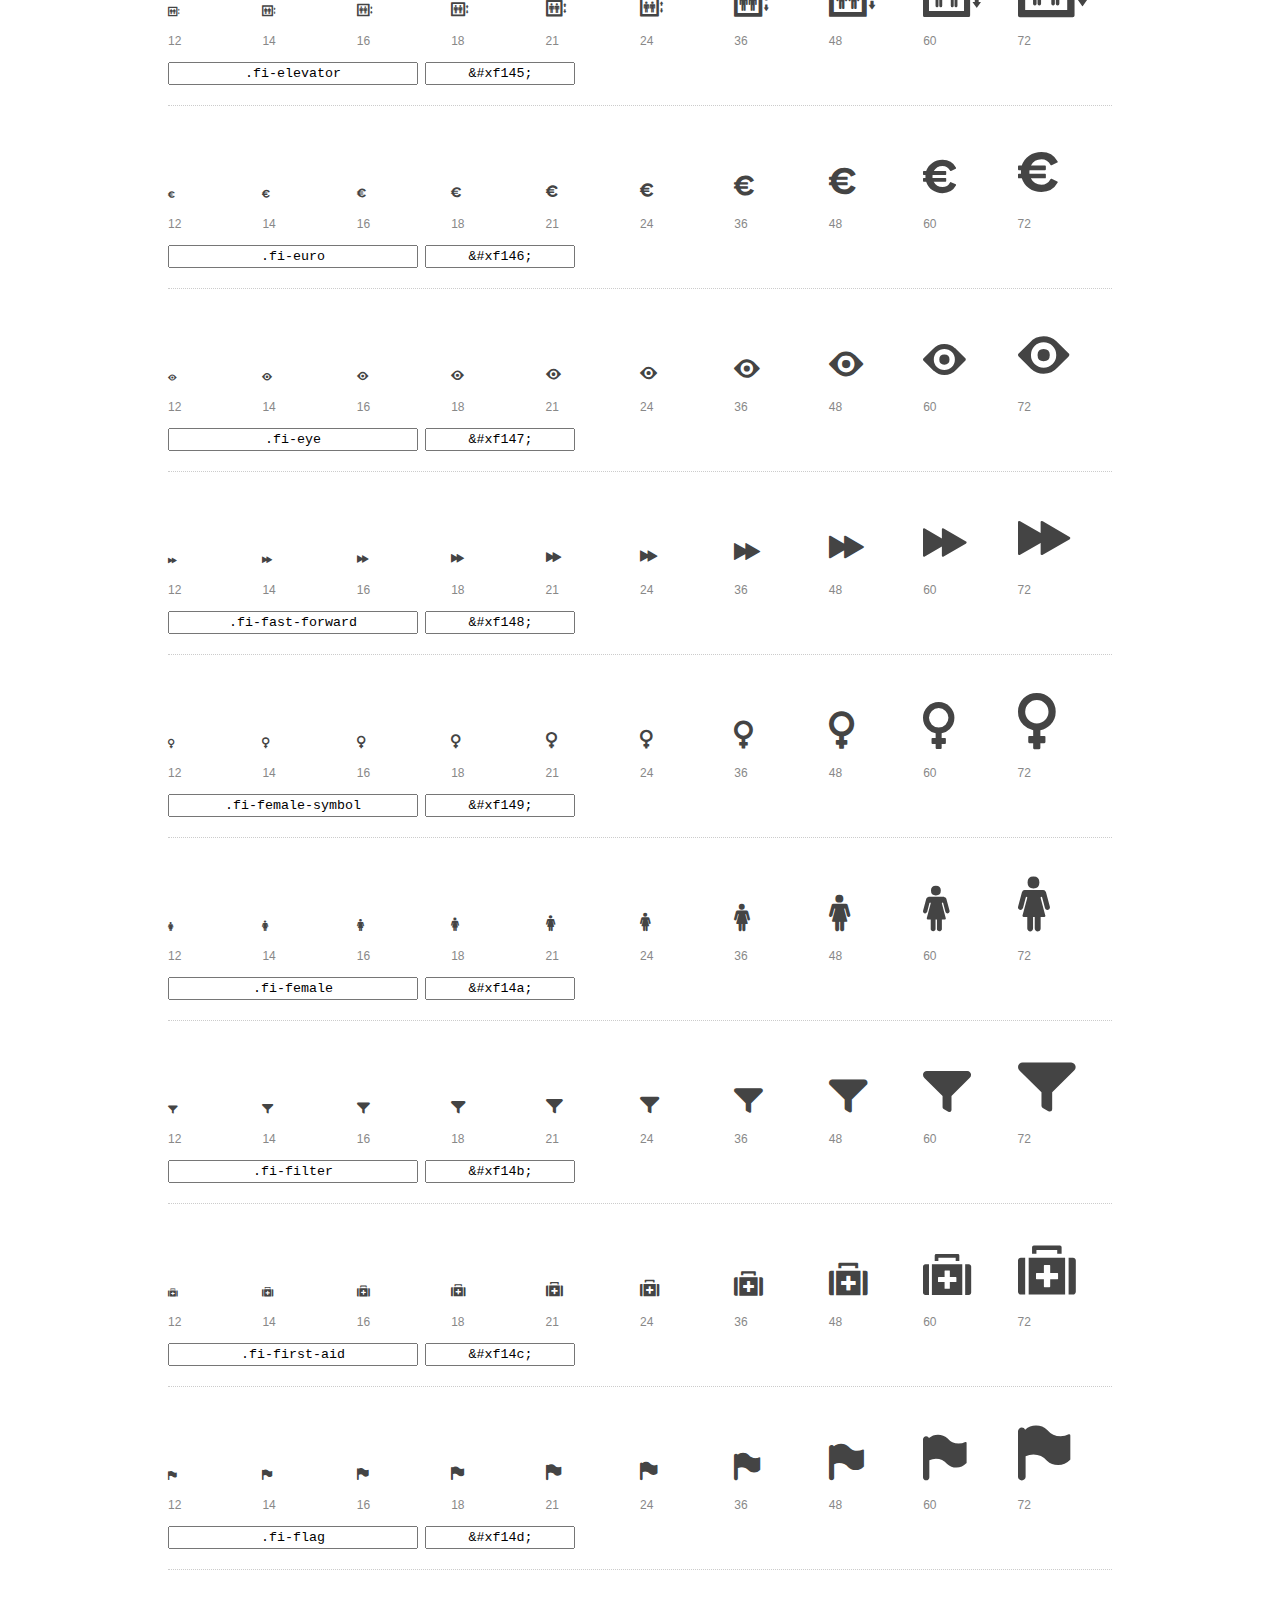
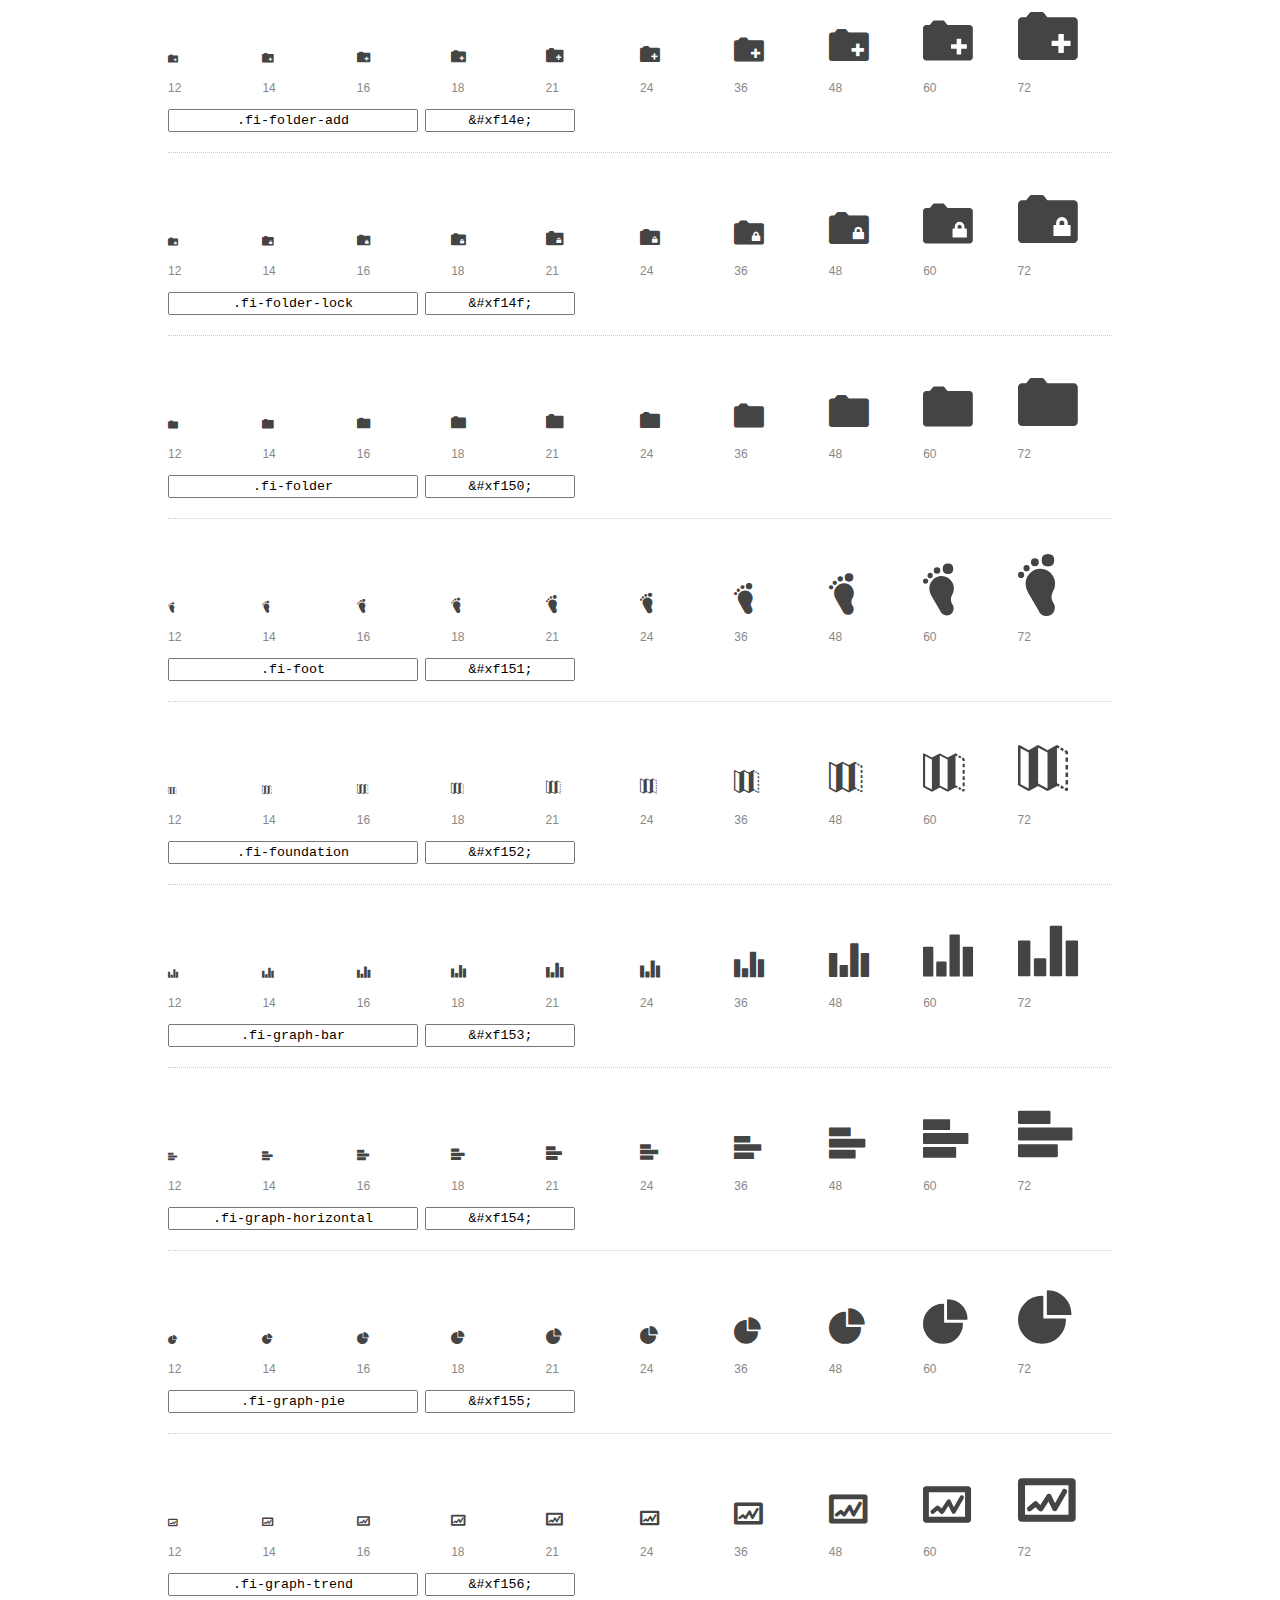
<file: foundation-icons/preview.html>
<!DOCTYPE html>
<html>
  <head>
    <title>Foundation Icons glyphs preview</title>
    <link rel="stylesheet" href="foundation-icons.css" />

    <style>
      * {
        -moz-box-sizing: border-box;
        -webkit-box-sizing: border-box;
        box-sizing: border-box;
        margin: 0;
        padding: 0;
      }

      body {
        background: #fff;
        color: #444;
        font: 16px/1.5 "Helvetica Neue", Helvetica, Arial, sans-serif;
      }

      a, 
      a:visited {
        color: #888;
        text-decoration: underline;
      }
      a:hover, 
      a:focus { color: #000; }

      h1 {
        border-bottom: 2px solid #ddd;
        color: #888;
        font-size: 36px;
        font-weight: 300;
        margin-bottom: 20px;
        padding: 20px 0;
      }

      .container {
        margin: 0 auto;
        min-width: 880px;
        padding: 0 40px;
        width: 80%;
      }

      .glyph {
        border-bottom: 1px dotted #ccc;
        padding: 10px 0 20px;
        margin-bottom: 20px;
      }

      .preview-glyphs { vertical-align: bottom; } 

      .preview-scale { 
        color: #888;
        font-size: 12px; 
        margin-top: 5px;
      }

      .step {
        display: inline-block;
        line-height: 1;
        width: 10%;
      }

      
      .size-12 { font-size: 12px; }
      
      .size-14 { font-size: 14px; }
      
      .size-16 { font-size: 16px; }
      
      .size-18 { font-size: 18px; }
      
      .size-21 { font-size: 21px; }
      
      .size-24 { font-size: 24px; }
      
      .size-36 { font-size: 36px; }
      
      .size-48 { font-size: 48px; }
      
      .size-60 { font-size: 60px; }
      
      .size-72 { font-size: 72px; }
      

      .usage { margin-top: 10px; }

      .usage input {
        font-family: monospace;
        margin-right: 3px;
        padding: 2px 5px;
        text-align: center;
      }

      .usage .point { width: 150px; }

      .usage .class { width: 250px; }

      .footer {
        color: #888;
        font-size: 12px;
        padding: 20px 0;
      }
    </style>

    <!--[if lte IE 8]><script src="http://html5shiv.googlecode.com/svn/trunk/html5.js"></script><![endif]-->
  </head>

  <body>
    <div class="container">
      <h1>Foundation Icons contains 283 glyphs:</h1> 

      
      <div class="glyph">
        <div class="preview-glyphs">
          <i class="step fi-address-book size-12"></i><i class="step fi-address-book size-14"></i><i class="step fi-address-book size-16"></i><i class="step fi-address-book size-18"></i><i class="step fi-address-book size-21"></i><i class="step fi-address-book size-24"></i><i class="step fi-address-book size-36"></i><i class="step fi-address-book size-48"></i><i class="step fi-address-book size-60"></i><i class="step fi-address-book size-72"></i>
        </div>
        <div class="preview-scale">
          <span class="step">12</span><span class="step">14</span><span class="step">16</span><span class="step">18</span><span class="step">21</span><span class="step">24</span><span class="step">36</span><span class="step">48</span><span class="step">60</span><span class="step">72</span> 
        </div>
        <div class="usage">
          <input class="class" type="text" readonly="readonly" onClick="this.select();" value=".fi-address-book" />
          <input class="point" type="text" readonly="readonly" onClick="this.select();" value="&amp;#xf100;" />
        </div>
      </div>
      
      <div class="glyph">
        <div class="preview-glyphs">
          <i class="step fi-alert size-12"></i><i class="step fi-alert size-14"></i><i class="step fi-alert size-16"></i><i class="step fi-alert size-18"></i><i class="step fi-alert size-21"></i><i class="step fi-alert size-24"></i><i class="step fi-alert size-36"></i><i class="step fi-alert size-48"></i><i class="step fi-alert size-60"></i><i class="step fi-alert size-72"></i>
        </div>
        <div class="preview-scale">
          <span class="step">12</span><span class="step">14</span><span class="step">16</span><span class="step">18</span><span class="step">21</span><span class="step">24</span><span class="step">36</span><span class="step">48</span><span class="step">60</span><span class="step">72</span> 
        </div>
        <div class="usage">
          <input class="class" type="text" readonly="readonly" onClick="this.select();" value=".fi-alert" />
          <input class="point" type="text" readonly="readonly" onClick="this.select();" value="&amp;#xf101;" />
        </div>
      </div>
      
      <div class="glyph">
        <div class="preview-glyphs">
          <i class="step fi-align-center size-12"></i><i class="step fi-align-center size-14"></i><i class="step fi-align-center size-16"></i><i class="step fi-align-center size-18"></i><i class="step fi-align-center size-21"></i><i class="step fi-align-center size-24"></i><i class="step fi-align-center size-36"></i><i class="step fi-align-center size-48"></i><i class="step fi-align-center size-60"></i><i class="step fi-align-center size-72"></i>
        </div>
        <div class="preview-scale">
          <span class="step">12</span><span class="step">14</span><span class="step">16</span><span class="step">18</span><span class="step">21</span><span class="step">24</span><span class="step">36</span><span class="step">48</span><span class="step">60</span><span class="step">72</span> 
        </div>
        <div class="usage">
          <input class="class" type="text" readonly="readonly" onClick="this.select();" value=".fi-align-center" />
          <input class="point" type="text" readonly="readonly" onClick="this.select();" value="&amp;#xf102;" />
        </div>
      </div>
      
      <div class="glyph">
        <div class="preview-glyphs">
          <i class="step fi-align-justify size-12"></i><i class="step fi-align-justify size-14"></i><i class="step fi-align-justify size-16"></i><i class="step fi-align-justify size-18"></i><i class="step fi-align-justify size-21"></i><i class="step fi-align-justify size-24"></i><i class="step fi-align-justify size-36"></i><i class="step fi-align-justify size-48"></i><i class="step fi-align-justify size-60"></i><i class="step fi-align-justify size-72"></i>
        </div>
        <div class="preview-scale">
          <span class="step">12</span><span class="step">14</span><span class="step">16</span><span class="step">18</span><span class="step">21</span><span class="step">24</span><span class="step">36</span><span class="step">48</span><span class="step">60</span><span class="step">72</span> 
        </div>
        <div class="usage">
          <input class="class" type="text" readonly="readonly" onClick="this.select();" value=".fi-align-justify" />
          <input class="point" type="text" readonly="readonly" onClick="this.select();" value="&amp;#xf103;" />
        </div>
      </div>
      
      <div class="glyph">
        <div class="preview-glyphs">
          <i class="step fi-align-left size-12"></i><i class="step fi-align-left size-14"></i><i class="step fi-align-left size-16"></i><i class="step fi-align-left size-18"></i><i class="step fi-align-left size-21"></i><i class="step fi-align-left size-24"></i><i class="step fi-align-left size-36"></i><i class="step fi-align-left size-48"></i><i class="step fi-align-left size-60"></i><i class="step fi-align-left size-72"></i>
        </div>
        <div class="preview-scale">
          <span class="step">12</span><span class="step">14</span><span class="step">16</span><span class="step">18</span><span class="step">21</span><span class="step">24</span><span class="step">36</span><span class="step">48</span><span class="step">60</span><span class="step">72</span> 
        </div>
        <div class="usage">
          <input class="class" type="text" readonly="readonly" onClick="this.select();" value=".fi-align-left" />
          <input class="point" type="text" readonly="readonly" onClick="this.select();" value="&amp;#xf104;" />
        </div>
      </div>
      
      <div class="glyph">
        <div class="preview-glyphs">
          <i class="step fi-align-right size-12"></i><i class="step fi-align-right size-14"></i><i class="step fi-align-right size-16"></i><i class="step fi-align-right size-18"></i><i class="step fi-align-right size-21"></i><i class="step fi-align-right size-24"></i><i class="step fi-align-right size-36"></i><i class="step fi-align-right size-48"></i><i class="step fi-align-right size-60"></i><i class="step fi-align-right size-72"></i>
        </div>
        <div class="preview-scale">
          <span class="step">12</span><span class="step">14</span><span class="step">16</span><span class="step">18</span><span class="step">21</span><span class="step">24</span><span class="step">36</span><span class="step">48</span><span class="step">60</span><span class="step">72</span> 
        </div>
        <div class="usage">
          <input class="class" type="text" readonly="readonly" onClick="this.select();" value=".fi-align-right" />
          <input class="point" type="text" readonly="readonly" onClick="this.select();" value="&amp;#xf105;" />
        </div>
      </div>
      
      <div class="glyph">
        <div class="preview-glyphs">
          <i class="step fi-anchor size-12"></i><i class="step fi-anchor size-14"></i><i class="step fi-anchor size-16"></i><i class="step fi-anchor size-18"></i><i class="step fi-anchor size-21"></i><i class="step fi-anchor size-24"></i><i class="step fi-anchor size-36"></i><i class="step fi-anchor size-48"></i><i class="step fi-anchor size-60"></i><i class="step fi-anchor size-72"></i>
        </div>
        <div class="preview-scale">
          <span class="step">12</span><span class="step">14</span><span class="step">16</span><span class="step">18</span><span class="step">21</span><span class="step">24</span><span class="step">36</span><span class="step">48</span><span class="step">60</span><span class="step">72</span> 
        </div>
        <div class="usage">
          <input class="class" type="text" readonly="readonly" onClick="this.select();" value=".fi-anchor" />
          <input class="point" type="text" readonly="readonly" onClick="this.select();" value="&amp;#xf106;" />
        </div>
      </div>
      
      <div class="glyph">
        <div class="preview-glyphs">
          <i class="step fi-annotate size-12"></i><i class="step fi-annotate size-14"></i><i class="step fi-annotate size-16"></i><i class="step fi-annotate size-18"></i><i class="step fi-annotate size-21"></i><i class="step fi-annotate size-24"></i><i class="step fi-annotate size-36"></i><i class="step fi-annotate size-48"></i><i class="step fi-annotate size-60"></i><i class="step fi-annotate size-72"></i>
        </div>
        <div class="preview-scale">
          <span class="step">12</span><span class="step">14</span><span class="step">16</span><span class="step">18</span><span class="step">21</span><span class="step">24</span><span class="step">36</span><span class="step">48</span><span class="step">60</span><span class="step">72</span> 
        </div>
        <div class="usage">
          <input class="class" type="text" readonly="readonly" onClick="this.select();" value=".fi-annotate" />
          <input class="point" type="text" readonly="readonly" onClick="this.select();" value="&amp;#xf107;" />
        </div>
      </div>
      
      <div class="glyph">
        <div class="preview-glyphs">
          <i class="step fi-archive size-12"></i><i class="step fi-archive size-14"></i><i class="step fi-archive size-16"></i><i class="step fi-archive size-18"></i><i class="step fi-archive size-21"></i><i class="step fi-archive size-24"></i><i class="step fi-archive size-36"></i><i class="step fi-archive size-48"></i><i class="step fi-archive size-60"></i><i class="step fi-archive size-72"></i>
        </div>
        <div class="preview-scale">
          <span class="step">12</span><span class="step">14</span><span class="step">16</span><span class="step">18</span><span class="step">21</span><span class="step">24</span><span class="step">36</span><span class="step">48</span><span class="step">60</span><span class="step">72</span> 
        </div>
        <div class="usage">
          <input class="class" type="text" readonly="readonly" onClick="this.select();" value=".fi-archive" />
          <input class="point" type="text" readonly="readonly" onClick="this.select();" value="&amp;#xf108;" />
        </div>
      </div>
      
      <div class="glyph">
        <div class="preview-glyphs">
          <i class="step fi-arrow-down size-12"></i><i class="step fi-arrow-down size-14"></i><i class="step fi-arrow-down size-16"></i><i class="step fi-arrow-down size-18"></i><i class="step fi-arrow-down size-21"></i><i class="step fi-arrow-down size-24"></i><i class="step fi-arrow-down size-36"></i><i class="step fi-arrow-down size-48"></i><i class="step fi-arrow-down size-60"></i><i class="step fi-arrow-down size-72"></i>
        </div>
        <div class="preview-scale">
          <span class="step">12</span><span class="step">14</span><span class="step">16</span><span class="step">18</span><span class="step">21</span><span class="step">24</span><span class="step">36</span><span class="step">48</span><span class="step">60</span><span class="step">72</span> 
        </div>
        <div class="usage">
          <input class="class" type="text" readonly="readonly" onClick="this.select();" value=".fi-arrow-down" />
          <input class="point" type="text" readonly="readonly" onClick="this.select();" value="&amp;#xf109;" />
        </div>
      </div>
      
      <div class="glyph">
        <div class="preview-glyphs">
          <i class="step fi-arrow-left size-12"></i><i class="step fi-arrow-left size-14"></i><i class="step fi-arrow-left size-16"></i><i class="step fi-arrow-left size-18"></i><i class="step fi-arrow-left size-21"></i><i class="step fi-arrow-left size-24"></i><i class="step fi-arrow-left size-36"></i><i class="step fi-arrow-left size-48"></i><i class="step fi-arrow-left size-60"></i><i class="step fi-arrow-left size-72"></i>
        </div>
        <div class="preview-scale">
          <span class="step">12</span><span class="step">14</span><span class="step">16</span><span class="step">18</span><span class="step">21</span><span class="step">24</span><span class="step">36</span><span class="step">48</span><span class="step">60</span><span class="step">72</span> 
        </div>
        <div class="usage">
          <input class="class" type="text" readonly="readonly" onClick="this.select();" value=".fi-arrow-left" />
          <input class="point" type="text" readonly="readonly" onClick="this.select();" value="&amp;#xf10a;" />
        </div>
      </div>
      
      <div class="glyph">
        <div class="preview-glyphs">
          <i class="step fi-arrow-right size-12"></i><i class="step fi-arrow-right size-14"></i><i class="step fi-arrow-right size-16"></i><i class="step fi-arrow-right size-18"></i><i class="step fi-arrow-right size-21"></i><i class="step fi-arrow-right size-24"></i><i class="step fi-arrow-right size-36"></i><i class="step fi-arrow-right size-48"></i><i class="step fi-arrow-right size-60"></i><i class="step fi-arrow-right size-72"></i>
        </div>
        <div class="preview-scale">
          <span class="step">12</span><span class="step">14</span><span class="step">16</span><span class="step">18</span><span class="step">21</span><span class="step">24</span><span class="step">36</span><span class="step">48</span><span class="step">60</span><span class="step">72</span> 
        </div>
        <div class="usage">
          <input class="class" type="text" readonly="readonly" onClick="this.select();" value=".fi-arrow-right" />
          <input class="point" type="text" readonly="readonly" onClick="this.select();" value="&amp;#xf10b;" />
        </div>
      </div>
      
      <div class="glyph">
        <div class="preview-glyphs">
          <i class="step fi-arrow-up size-12"></i><i class="step fi-arrow-up size-14"></i><i class="step fi-arrow-up size-16"></i><i class="step fi-arrow-up size-18"></i><i class="step fi-arrow-up size-21"></i><i class="step fi-arrow-up size-24"></i><i class="step fi-arrow-up size-36"></i><i class="step fi-arrow-up size-48"></i><i class="step fi-arrow-up size-60"></i><i class="step fi-arrow-up size-72"></i>
        </div>
        <div class="preview-scale">
          <span class="step">12</span><span class="step">14</span><span class="step">16</span><span class="step">18</span><span class="step">21</span><span class="step">24</span><span class="step">36</span><span class="step">48</span><span class="step">60</span><span class="step">72</span> 
        </div>
        <div class="usage">
          <input class="class" type="text" readonly="readonly" onClick="this.select();" value=".fi-arrow-up" />
          <input class="point" type="text" readonly="readonly" onClick="this.select();" value="&amp;#xf10c;" />
        </div>
      </div>
      
      <div class="glyph">
        <div class="preview-glyphs">
          <i class="step fi-arrows-compress size-12"></i><i class="step fi-arrows-compress size-14"></i><i class="step fi-arrows-compress size-16"></i><i class="step fi-arrows-compress size-18"></i><i class="step fi-arrows-compress size-21"></i><i class="step fi-arrows-compress size-24"></i><i class="step fi-arrows-compress size-36"></i><i class="step fi-arrows-compress size-48"></i><i class="step fi-arrows-compress size-60"></i><i class="step fi-arrows-compress size-72"></i>
        </div>
        <div class="preview-scale">
          <span class="step">12</span><span class="step">14</span><span class="step">16</span><span class="step">18</span><span class="step">21</span><span class="step">24</span><span class="step">36</span><span class="step">48</span><span class="step">60</span><span class="step">72</span> 
        </div>
        <div class="usage">
          <input class="class" type="text" readonly="readonly" onClick="this.select();" value=".fi-arrows-compress" />
          <input class="point" type="text" readonly="readonly" onClick="this.select();" value="&amp;#xf10d;" />
        </div>
      </div>
      
      <div class="glyph">
        <div class="preview-glyphs">
          <i class="step fi-arrows-expand size-12"></i><i class="step fi-arrows-expand size-14"></i><i class="step fi-arrows-expand size-16"></i><i class="step fi-arrows-expand size-18"></i><i class="step fi-arrows-expand size-21"></i><i class="step fi-arrows-expand size-24"></i><i class="step fi-arrows-expand size-36"></i><i class="step fi-arrows-expand size-48"></i><i class="step fi-arrows-expand size-60"></i><i class="step fi-arrows-expand size-72"></i>
        </div>
        <div class="preview-scale">
          <span class="step">12</span><span class="step">14</span><span class="step">16</span><span class="step">18</span><span class="step">21</span><span class="step">24</span><span class="step">36</span><span class="step">48</span><span class="step">60</span><span class="step">72</span> 
        </div>
        <div class="usage">
          <input class="class" type="text" readonly="readonly" onClick="this.select();" value=".fi-arrows-expand" />
          <input class="point" type="text" readonly="readonly" onClick="this.select();" value="&amp;#xf10e;" />
        </div>
      </div>
      
      <div class="glyph">
        <div class="preview-glyphs">
          <i class="step fi-arrows-in size-12"></i><i class="step fi-arrows-in size-14"></i><i class="step fi-arrows-in size-16"></i><i class="step fi-arrows-in size-18"></i><i class="step fi-arrows-in size-21"></i><i class="step fi-arrows-in size-24"></i><i class="step fi-arrows-in size-36"></i><i class="step fi-arrows-in size-48"></i><i class="step fi-arrows-in size-60"></i><i class="step fi-arrows-in size-72"></i>
        </div>
        <div class="preview-scale">
          <span class="step">12</span><span class="step">14</span><span class="step">16</span><span class="step">18</span><span class="step">21</span><span class="step">24</span><span class="step">36</span><span class="step">48</span><span class="step">60</span><span class="step">72</span> 
        </div>
        <div class="usage">
          <input class="class" type="text" readonly="readonly" onClick="this.select();" value=".fi-arrows-in" />
          <input class="point" type="text" readonly="readonly" onClick="this.select();" value="&amp;#xf10f;" />
        </div>
      </div>
      
      <div class="glyph">
        <div class="preview-glyphs">
          <i class="step fi-arrows-out size-12"></i><i class="step fi-arrows-out size-14"></i><i class="step fi-arrows-out size-16"></i><i class="step fi-arrows-out size-18"></i><i class="step fi-arrows-out size-21"></i><i class="step fi-arrows-out size-24"></i><i class="step fi-arrows-out size-36"></i><i class="step fi-arrows-out size-48"></i><i class="step fi-arrows-out size-60"></i><i class="step fi-arrows-out size-72"></i>
        </div>
        <div class="preview-scale">
          <span class="step">12</span><span class="step">14</span><span class="step">16</span><span class="step">18</span><span class="step">21</span><span class="step">24</span><span class="step">36</span><span class="step">48</span><span class="step">60</span><span class="step">72</span> 
        </div>
        <div class="usage">
          <input class="class" type="text" readonly="readonly" onClick="this.select();" value=".fi-arrows-out" />
          <input class="point" type="text" readonly="readonly" onClick="this.select();" value="&amp;#xf110;" />
        </div>
      </div>
      
      <div class="glyph">
        <div class="preview-glyphs">
          <i class="step fi-asl size-12"></i><i class="step fi-asl size-14"></i><i class="step fi-asl size-16"></i><i class="step fi-asl size-18"></i><i class="step fi-asl size-21"></i><i class="step fi-asl size-24"></i><i class="step fi-asl size-36"></i><i class="step fi-asl size-48"></i><i class="step fi-asl size-60"></i><i class="step fi-asl size-72"></i>
        </div>
        <div class="preview-scale">
          <span class="step">12</span><span class="step">14</span><span class="step">16</span><span class="step">18</span><span class="step">21</span><span class="step">24</span><span class="step">36</span><span class="step">48</span><span class="step">60</span><span class="step">72</span> 
        </div>
        <div class="usage">
          <input class="class" type="text" readonly="readonly" onClick="this.select();" value=".fi-asl" />
          <input class="point" type="text" readonly="readonly" onClick="this.select();" value="&amp;#xf111;" />
        </div>
      </div>
      
      <div class="glyph">
        <div class="preview-glyphs">
          <i class="step fi-asterisk size-12"></i><i class="step fi-asterisk size-14"></i><i class="step fi-asterisk size-16"></i><i class="step fi-asterisk size-18"></i><i class="step fi-asterisk size-21"></i><i class="step fi-asterisk size-24"></i><i class="step fi-asterisk size-36"></i><i class="step fi-asterisk size-48"></i><i class="step fi-asterisk size-60"></i><i class="step fi-asterisk size-72"></i>
        </div>
        <div class="preview-scale">
          <span class="step">12</span><span class="step">14</span><span class="step">16</span><span class="step">18</span><span class="step">21</span><span class="step">24</span><span class="step">36</span><span class="step">48</span><span class="step">60</span><span class="step">72</span> 
        </div>
        <div class="usage">
          <input class="class" type="text" readonly="readonly" onClick="this.select();" value=".fi-asterisk" />
          <input class="point" type="text" readonly="readonly" onClick="this.select();" value="&amp;#xf112;" />
        </div>
      </div>
      
      <div class="glyph">
        <div class="preview-glyphs">
          <i class="step fi-at-sign size-12"></i><i class="step fi-at-sign size-14"></i><i class="step fi-at-sign size-16"></i><i class="step fi-at-sign size-18"></i><i class="step fi-at-sign size-21"></i><i class="step fi-at-sign size-24"></i><i class="step fi-at-sign size-36"></i><i class="step fi-at-sign size-48"></i><i class="step fi-at-sign size-60"></i><i class="step fi-at-sign size-72"></i>
        </div>
        <div class="preview-scale">
          <span class="step">12</span><span class="step">14</span><span class="step">16</span><span class="step">18</span><span class="step">21</span><span class="step">24</span><span class="step">36</span><span class="step">48</span><span class="step">60</span><span class="step">72</span> 
        </div>
        <div class="usage">
          <input class="class" type="text" readonly="readonly" onClick="this.select();" value=".fi-at-sign" />
          <input class="point" type="text" readonly="readonly" onClick="this.select();" value="&amp;#xf113;" />
        </div>
      </div>
      
      <div class="glyph">
        <div class="preview-glyphs">
          <i class="step fi-background-color size-12"></i><i class="step fi-background-color size-14"></i><i class="step fi-background-color size-16"></i><i class="step fi-background-color size-18"></i><i class="step fi-background-color size-21"></i><i class="step fi-background-color size-24"></i><i class="step fi-background-color size-36"></i><i class="step fi-background-color size-48"></i><i class="step fi-background-color size-60"></i><i class="step fi-background-color size-72"></i>
        </div>
        <div class="preview-scale">
          <span class="step">12</span><span class="step">14</span><span class="step">16</span><span class="step">18</span><span class="step">21</span><span class="step">24</span><span class="step">36</span><span class="step">48</span><span class="step">60</span><span class="step">72</span> 
        </div>
        <div class="usage">
          <input class="class" type="text" readonly="readonly" onClick="this.select();" value=".fi-background-color" />
          <input class="point" type="text" readonly="readonly" onClick="this.select();" value="&amp;#xf114;" />
        </div>
      </div>
      
      <div class="glyph">
        <div class="preview-glyphs">
          <i class="step fi-battery-empty size-12"></i><i class="step fi-battery-empty size-14"></i><i class="step fi-battery-empty size-16"></i><i class="step fi-battery-empty size-18"></i><i class="step fi-battery-empty size-21"></i><i class="step fi-battery-empty size-24"></i><i class="step fi-battery-empty size-36"></i><i class="step fi-battery-empty size-48"></i><i class="step fi-battery-empty size-60"></i><i class="step fi-battery-empty size-72"></i>
        </div>
        <div class="preview-scale">
          <span class="step">12</span><span class="step">14</span><span class="step">16</span><span class="step">18</span><span class="step">21</span><span class="step">24</span><span class="step">36</span><span class="step">48</span><span class="step">60</span><span class="step">72</span> 
        </div>
        <div class="usage">
          <input class="class" type="text" readonly="readonly" onClick="this.select();" value=".fi-battery-empty" />
          <input class="point" type="text" readonly="readonly" onClick="this.select();" value="&amp;#xf115;" />
        </div>
      </div>
      
      <div class="glyph">
        <div class="preview-glyphs">
          <i class="step fi-battery-full size-12"></i><i class="step fi-battery-full size-14"></i><i class="step fi-battery-full size-16"></i><i class="step fi-battery-full size-18"></i><i class="step fi-battery-full size-21"></i><i class="step fi-battery-full size-24"></i><i class="step fi-battery-full size-36"></i><i class="step fi-battery-full size-48"></i><i class="step fi-battery-full size-60"></i><i class="step fi-battery-full size-72"></i>
        </div>
        <div class="preview-scale">
          <span class="step">12</span><span class="step">14</span><span class="step">16</span><span class="step">18</span><span class="step">21</span><span class="step">24</span><span class="step">36</span><span class="step">48</span><span class="step">60</span><span class="step">72</span> 
        </div>
        <div class="usage">
          <input class="class" type="text" readonly="readonly" onClick="this.select();" value=".fi-battery-full" />
          <input class="point" type="text" readonly="readonly" onClick="this.select();" value="&amp;#xf116;" />
        </div>
      </div>
      
      <div class="glyph">
        <div class="preview-glyphs">
          <i class="step fi-battery-half size-12"></i><i class="step fi-battery-half size-14"></i><i class="step fi-battery-half size-16"></i><i class="step fi-battery-half size-18"></i><i class="step fi-battery-half size-21"></i><i class="step fi-battery-half size-24"></i><i class="step fi-battery-half size-36"></i><i class="step fi-battery-half size-48"></i><i class="step fi-battery-half size-60"></i><i class="step fi-battery-half size-72"></i>
        </div>
        <div class="preview-scale">
          <span class="step">12</span><span class="step">14</span><span class="step">16</span><span class="step">18</span><span class="step">21</span><span class="step">24</span><span class="step">36</span><span class="step">48</span><span class="step">60</span><span class="step">72</span> 
        </div>
        <div class="usage">
          <input class="class" type="text" readonly="readonly" onClick="this.select();" value=".fi-battery-half" />
          <input class="point" type="text" readonly="readonly" onClick="this.select();" value="&amp;#xf117;" />
        </div>
      </div>
      
      <div class="glyph">
        <div class="preview-glyphs">
          <i class="step fi-bitcoin-circle size-12"></i><i class="step fi-bitcoin-circle size-14"></i><i class="step fi-bitcoin-circle size-16"></i><i class="step fi-bitcoin-circle size-18"></i><i class="step fi-bitcoin-circle size-21"></i><i class="step fi-bitcoin-circle size-24"></i><i class="step fi-bitcoin-circle size-36"></i><i class="step fi-bitcoin-circle size-48"></i><i class="step fi-bitcoin-circle size-60"></i><i class="step fi-bitcoin-circle size-72"></i>
        </div>
        <div class="preview-scale">
          <span class="step">12</span><span class="step">14</span><span class="step">16</span><span class="step">18</span><span class="step">21</span><span class="step">24</span><span class="step">36</span><span class="step">48</span><span class="step">60</span><span class="step">72</span> 
        </div>
        <div class="usage">
          <input class="class" type="text" readonly="readonly" onClick="this.select();" value=".fi-bitcoin-circle" />
          <input class="point" type="text" readonly="readonly" onClick="this.select();" value="&amp;#xf118;" />
        </div>
      </div>
      
      <div class="glyph">
        <div class="preview-glyphs">
          <i class="step fi-bitcoin size-12"></i><i class="step fi-bitcoin size-14"></i><i class="step fi-bitcoin size-16"></i><i class="step fi-bitcoin size-18"></i><i class="step fi-bitcoin size-21"></i><i class="step fi-bitcoin size-24"></i><i class="step fi-bitcoin size-36"></i><i class="step fi-bitcoin size-48"></i><i class="step fi-bitcoin size-60"></i><i class="step fi-bitcoin size-72"></i>
        </div>
        <div class="preview-scale">
          <span class="step">12</span><span class="step">14</span><span class="step">16</span><span class="step">18</span><span class="step">21</span><span class="step">24</span><span class="step">36</span><span class="step">48</span><span class="step">60</span><span class="step">72</span> 
        </div>
        <div class="usage">
          <input class="class" type="text" readonly="readonly" onClick="this.select();" value=".fi-bitcoin" />
          <input class="point" type="text" readonly="readonly" onClick="this.select();" value="&amp;#xf119;" />
        </div>
      </div>
      
      <div class="glyph">
        <div class="preview-glyphs">
          <i class="step fi-blind size-12"></i><i class="step fi-blind size-14"></i><i class="step fi-blind size-16"></i><i class="step fi-blind size-18"></i><i class="step fi-blind size-21"></i><i class="step fi-blind size-24"></i><i class="step fi-blind size-36"></i><i class="step fi-blind size-48"></i><i class="step fi-blind size-60"></i><i class="step fi-blind size-72"></i>
        </div>
        <div class="preview-scale">
          <span class="step">12</span><span class="step">14</span><span class="step">16</span><span class="step">18</span><span class="step">21</span><span class="step">24</span><span class="step">36</span><span class="step">48</span><span class="step">60</span><span class="step">72</span> 
        </div>
        <div class="usage">
          <input class="class" type="text" readonly="readonly" onClick="this.select();" value=".fi-blind" />
          <input class="point" type="text" readonly="readonly" onClick="this.select();" value="&amp;#xf11a;" />
        </div>
      </div>
      
      <div class="glyph">
        <div class="preview-glyphs">
          <i class="step fi-bluetooth size-12"></i><i class="step fi-bluetooth size-14"></i><i class="step fi-bluetooth size-16"></i><i class="step fi-bluetooth size-18"></i><i class="step fi-bluetooth size-21"></i><i class="step fi-bluetooth size-24"></i><i class="step fi-bluetooth size-36"></i><i class="step fi-bluetooth size-48"></i><i class="step fi-bluetooth size-60"></i><i class="step fi-bluetooth size-72"></i>
        </div>
        <div class="preview-scale">
          <span class="step">12</span><span class="step">14</span><span class="step">16</span><span class="step">18</span><span class="step">21</span><span class="step">24</span><span class="step">36</span><span class="step">48</span><span class="step">60</span><span class="step">72</span> 
        </div>
        <div class="usage">
          <input class="class" type="text" readonly="readonly" onClick="this.select();" value=".fi-bluetooth" />
          <input class="point" type="text" readonly="readonly" onClick="this.select();" value="&amp;#xf11b;" />
        </div>
      </div>
      
      <div class="glyph">
        <div class="preview-glyphs">
          <i class="step fi-bold size-12"></i><i class="step fi-bold size-14"></i><i class="step fi-bold size-16"></i><i class="step fi-bold size-18"></i><i class="step fi-bold size-21"></i><i class="step fi-bold size-24"></i><i class="step fi-bold size-36"></i><i class="step fi-bold size-48"></i><i class="step fi-bold size-60"></i><i class="step fi-bold size-72"></i>
        </div>
        <div class="preview-scale">
          <span class="step">12</span><span class="step">14</span><span class="step">16</span><span class="step">18</span><span class="step">21</span><span class="step">24</span><span class="step">36</span><span class="step">48</span><span class="step">60</span><span class="step">72</span> 
        </div>
        <div class="usage">
          <input class="class" type="text" readonly="readonly" onClick="this.select();" value=".fi-bold" />
          <input class="point" type="text" readonly="readonly" onClick="this.select();" value="&amp;#xf11c;" />
        </div>
      </div>
      
      <div class="glyph">
        <div class="preview-glyphs">
          <i class="step fi-book-bookmark size-12"></i><i class="step fi-book-bookmark size-14"></i><i class="step fi-book-bookmark size-16"></i><i class="step fi-book-bookmark size-18"></i><i class="step fi-book-bookmark size-21"></i><i class="step fi-book-bookmark size-24"></i><i class="step fi-book-bookmark size-36"></i><i class="step fi-book-bookmark size-48"></i><i class="step fi-book-bookmark size-60"></i><i class="step fi-book-bookmark size-72"></i>
        </div>
        <div class="preview-scale">
          <span class="step">12</span><span class="step">14</span><span class="step">16</span><span class="step">18</span><span class="step">21</span><span class="step">24</span><span class="step">36</span><span class="step">48</span><span class="step">60</span><span class="step">72</span> 
        </div>
        <div class="usage">
          <input class="class" type="text" readonly="readonly" onClick="this.select();" value=".fi-book-bookmark" />
          <input class="point" type="text" readonly="readonly" onClick="this.select();" value="&amp;#xf11d;" />
        </div>
      </div>
      
      <div class="glyph">
        <div class="preview-glyphs">
          <i class="step fi-book size-12"></i><i class="step fi-book size-14"></i><i class="step fi-book size-16"></i><i class="step fi-book size-18"></i><i class="step fi-book size-21"></i><i class="step fi-book size-24"></i><i class="step fi-book size-36"></i><i class="step fi-book size-48"></i><i class="step fi-book size-60"></i><i class="step fi-book size-72"></i>
        </div>
        <div class="preview-scale">
          <span class="step">12</span><span class="step">14</span><span class="step">16</span><span class="step">18</span><span class="step">21</span><span class="step">24</span><span class="step">36</span><span class="step">48</span><span class="step">60</span><span class="step">72</span> 
        </div>
        <div class="usage">
          <input class="class" type="text" readonly="readonly" onClick="this.select();" value=".fi-book" />
          <input class="point" type="text" readonly="readonly" onClick="this.select();" value="&amp;#xf11e;" />
        </div>
      </div>
      
      <div class="glyph">
        <div class="preview-glyphs">
          <i class="step fi-bookmark size-12"></i><i class="step fi-bookmark size-14"></i><i class="step fi-bookmark size-16"></i><i class="step fi-bookmark size-18"></i><i class="step fi-bookmark size-21"></i><i class="step fi-bookmark size-24"></i><i class="step fi-bookmark size-36"></i><i class="step fi-bookmark size-48"></i><i class="step fi-bookmark size-60"></i><i class="step fi-bookmark size-72"></i>
        </div>
        <div class="preview-scale">
          <span class="step">12</span><span class="step">14</span><span class="step">16</span><span class="step">18</span><span class="step">21</span><span class="step">24</span><span class="step">36</span><span class="step">48</span><span class="step">60</span><span class="step">72</span> 
        </div>
        <div class="usage">
          <input class="class" type="text" readonly="readonly" onClick="this.select();" value=".fi-bookmark" />
          <input class="point" type="text" readonly="readonly" onClick="this.select();" value="&amp;#xf11f;" />
        </div>
      </div>
      
      <div class="glyph">
        <div class="preview-glyphs">
          <i class="step fi-braille size-12"></i><i class="step fi-braille size-14"></i><i class="step fi-braille size-16"></i><i class="step fi-braille size-18"></i><i class="step fi-braille size-21"></i><i class="step fi-braille size-24"></i><i class="step fi-braille size-36"></i><i class="step fi-braille size-48"></i><i class="step fi-braille size-60"></i><i class="step fi-braille size-72"></i>
        </div>
        <div class="preview-scale">
          <span class="step">12</span><span class="step">14</span><span class="step">16</span><span class="step">18</span><span class="step">21</span><span class="step">24</span><span class="step">36</span><span class="step">48</span><span class="step">60</span><span class="step">72</span> 
        </div>
        <div class="usage">
          <input class="class" type="text" readonly="readonly" onClick="this.select();" value=".fi-braille" />
          <input class="point" type="text" readonly="readonly" onClick="this.select();" value="&amp;#xf120;" />
        </div>
      </div>
      
      <div class="glyph">
        <div class="preview-glyphs">
          <i class="step fi-burst-new size-12"></i><i class="step fi-burst-new size-14"></i><i class="step fi-burst-new size-16"></i><i class="step fi-burst-new size-18"></i><i class="step fi-burst-new size-21"></i><i class="step fi-burst-new size-24"></i><i class="step fi-burst-new size-36"></i><i class="step fi-burst-new size-48"></i><i class="step fi-burst-new size-60"></i><i class="step fi-burst-new size-72"></i>
        </div>
        <div class="preview-scale">
          <span class="step">12</span><span class="step">14</span><span class="step">16</span><span class="step">18</span><span class="step">21</span><span class="step">24</span><span class="step">36</span><span class="step">48</span><span class="step">60</span><span class="step">72</span> 
        </div>
        <div class="usage">
          <input class="class" type="text" readonly="readonly" onClick="this.select();" value=".fi-burst-new" />
          <input class="point" type="text" readonly="readonly" onClick="this.select();" value="&amp;#xf121;" />
        </div>
      </div>
      
      <div class="glyph">
        <div class="preview-glyphs">
          <i class="step fi-burst-sale size-12"></i><i class="step fi-burst-sale size-14"></i><i class="step fi-burst-sale size-16"></i><i class="step fi-burst-sale size-18"></i><i class="step fi-burst-sale size-21"></i><i class="step fi-burst-sale size-24"></i><i class="step fi-burst-sale size-36"></i><i class="step fi-burst-sale size-48"></i><i class="step fi-burst-sale size-60"></i><i class="step fi-burst-sale size-72"></i>
        </div>
        <div class="preview-scale">
          <span class="step">12</span><span class="step">14</span><span class="step">16</span><span class="step">18</span><span class="step">21</span><span class="step">24</span><span class="step">36</span><span class="step">48</span><span class="step">60</span><span class="step">72</span> 
        </div>
        <div class="usage">
          <input class="class" type="text" readonly="readonly" onClick="this.select();" value=".fi-burst-sale" />
          <input class="point" type="text" readonly="readonly" onClick="this.select();" value="&amp;#xf122;" />
        </div>
      </div>
      
      <div class="glyph">
        <div class="preview-glyphs">
          <i class="step fi-burst size-12"></i><i class="step fi-burst size-14"></i><i class="step fi-burst size-16"></i><i class="step fi-burst size-18"></i><i class="step fi-burst size-21"></i><i class="step fi-burst size-24"></i><i class="step fi-burst size-36"></i><i class="step fi-burst size-48"></i><i class="step fi-burst size-60"></i><i class="step fi-burst size-72"></i>
        </div>
        <div class="preview-scale">
          <span class="step">12</span><span class="step">14</span><span class="step">16</span><span class="step">18</span><span class="step">21</span><span class="step">24</span><span class="step">36</span><span class="step">48</span><span class="step">60</span><span class="step">72</span> 
        </div>
        <div class="usage">
          <input class="class" type="text" readonly="readonly" onClick="this.select();" value=".fi-burst" />
          <input class="point" type="text" readonly="readonly" onClick="this.select();" value="&amp;#xf123;" />
        </div>
      </div>
      
      <div class="glyph">
        <div class="preview-glyphs">
          <i class="step fi-calendar size-12"></i><i class="step fi-calendar size-14"></i><i class="step fi-calendar size-16"></i><i class="step fi-calendar size-18"></i><i class="step fi-calendar size-21"></i><i class="step fi-calendar size-24"></i><i class="step fi-calendar size-36"></i><i class="step fi-calendar size-48"></i><i class="step fi-calendar size-60"></i><i class="step fi-calendar size-72"></i>
        </div>
        <div class="preview-scale">
          <span class="step">12</span><span class="step">14</span><span class="step">16</span><span class="step">18</span><span class="step">21</span><span class="step">24</span><span class="step">36</span><span class="step">48</span><span class="step">60</span><span class="step">72</span> 
        </div>
        <div class="usage">
          <input class="class" type="text" readonly="readonly" onClick="this.select();" value=".fi-calendar" />
          <input class="point" type="text" readonly="readonly" onClick="this.select();" value="&amp;#xf124;" />
        </div>
      </div>
      
      <div class="glyph">
        <div class="preview-glyphs">
          <i class="step fi-camera size-12"></i><i class="step fi-camera size-14"></i><i class="step fi-camera size-16"></i><i class="step fi-camera size-18"></i><i class="step fi-camera size-21"></i><i class="step fi-camera size-24"></i><i class="step fi-camera size-36"></i><i class="step fi-camera size-48"></i><i class="step fi-camera size-60"></i><i class="step fi-camera size-72"></i>
        </div>
        <div class="preview-scale">
          <span class="step">12</span><span class="step">14</span><span class="step">16</span><span class="step">18</span><span class="step">21</span><span class="step">24</span><span class="step">36</span><span class="step">48</span><span class="step">60</span><span class="step">72</span> 
        </div>
        <div class="usage">
          <input class="class" type="text" readonly="readonly" onClick="this.select();" value=".fi-camera" />
          <input class="point" type="text" readonly="readonly" onClick="this.select();" value="&amp;#xf125;" />
        </div>
      </div>
      
      <div class="glyph">
        <div class="preview-glyphs">
          <i class="step fi-check size-12"></i><i class="step fi-check size-14"></i><i class="step fi-check size-16"></i><i class="step fi-check size-18"></i><i class="step fi-check size-21"></i><i class="step fi-check size-24"></i><i class="step fi-check size-36"></i><i class="step fi-check size-48"></i><i class="step fi-check size-60"></i><i class="step fi-check size-72"></i>
        </div>
        <div class="preview-scale">
          <span class="step">12</span><span class="step">14</span><span class="step">16</span><span class="step">18</span><span class="step">21</span><span class="step">24</span><span class="step">36</span><span class="step">48</span><span class="step">60</span><span class="step">72</span> 
        </div>
        <div class="usage">
          <input class="class" type="text" readonly="readonly" onClick="this.select();" value=".fi-check" />
          <input class="point" type="text" readonly="readonly" onClick="this.select();" value="&amp;#xf126;" />
        </div>
      </div>
      
      <div class="glyph">
        <div class="preview-glyphs">
          <i class="step fi-checkbox size-12"></i><i class="step fi-checkbox size-14"></i><i class="step fi-checkbox size-16"></i><i class="step fi-checkbox size-18"></i><i class="step fi-checkbox size-21"></i><i class="step fi-checkbox size-24"></i><i class="step fi-checkbox size-36"></i><i class="step fi-checkbox size-48"></i><i class="step fi-checkbox size-60"></i><i class="step fi-checkbox size-72"></i>
        </div>
        <div class="preview-scale">
          <span class="step">12</span><span class="step">14</span><span class="step">16</span><span class="step">18</span><span class="step">21</span><span class="step">24</span><span class="step">36</span><span class="step">48</span><span class="step">60</span><span class="step">72</span> 
        </div>
        <div class="usage">
          <input class="class" type="text" readonly="readonly" onClick="this.select();" value=".fi-checkbox" />
          <input class="point" type="text" readonly="readonly" onClick="this.select();" value="&amp;#xf127;" />
        </div>
      </div>
      
      <div class="glyph">
        <div class="preview-glyphs">
          <i class="step fi-clipboard-notes size-12"></i><i class="step fi-clipboard-notes size-14"></i><i class="step fi-clipboard-notes size-16"></i><i class="step fi-clipboard-notes size-18"></i><i class="step fi-clipboard-notes size-21"></i><i class="step fi-clipboard-notes size-24"></i><i class="step fi-clipboard-notes size-36"></i><i class="step fi-clipboard-notes size-48"></i><i class="step fi-clipboard-notes size-60"></i><i class="step fi-clipboard-notes size-72"></i>
        </div>
        <div class="preview-scale">
          <span class="step">12</span><span class="step">14</span><span class="step">16</span><span class="step">18</span><span class="step">21</span><span class="step">24</span><span class="step">36</span><span class="step">48</span><span class="step">60</span><span class="step">72</span> 
        </div>
        <div class="usage">
          <input class="class" type="text" readonly="readonly" onClick="this.select();" value=".fi-clipboard-notes" />
          <input class="point" type="text" readonly="readonly" onClick="this.select();" value="&amp;#xf128;" />
        </div>
      </div>
      
      <div class="glyph">
        <div class="preview-glyphs">
          <i class="step fi-clipboard-pencil size-12"></i><i class="step fi-clipboard-pencil size-14"></i><i class="step fi-clipboard-pencil size-16"></i><i class="step fi-clipboard-pencil size-18"></i><i class="step fi-clipboard-pencil size-21"></i><i class="step fi-clipboard-pencil size-24"></i><i class="step fi-clipboard-pencil size-36"></i><i class="step fi-clipboard-pencil size-48"></i><i class="step fi-clipboard-pencil size-60"></i><i class="step fi-clipboard-pencil size-72"></i>
        </div>
        <div class="preview-scale">
          <span class="step">12</span><span class="step">14</span><span class="step">16</span><span class="step">18</span><span class="step">21</span><span class="step">24</span><span class="step">36</span><span class="step">48</span><span class="step">60</span><span class="step">72</span> 
        </div>
        <div class="usage">
          <input class="class" type="text" readonly="readonly" onClick="this.select();" value=".fi-clipboard-pencil" />
          <input class="point" type="text" readonly="readonly" onClick="this.select();" value="&amp;#xf129;" />
        </div>
      </div>
      
      <div class="glyph">
        <div class="preview-glyphs">
          <i class="step fi-clipboard size-12"></i><i class="step fi-clipboard size-14"></i><i class="step fi-clipboard size-16"></i><i class="step fi-clipboard size-18"></i><i class="step fi-clipboard size-21"></i><i class="step fi-clipboard size-24"></i><i class="step fi-clipboard size-36"></i><i class="step fi-clipboard size-48"></i><i class="step fi-clipboard size-60"></i><i class="step fi-clipboard size-72"></i>
        </div>
        <div class="preview-scale">
          <span class="step">12</span><span class="step">14</span><span class="step">16</span><span class="step">18</span><span class="step">21</span><span class="step">24</span><span class="step">36</span><span class="step">48</span><span class="step">60</span><span class="step">72</span> 
        </div>
        <div class="usage">
          <input class="class" type="text" readonly="readonly" onClick="this.select();" value=".fi-clipboard" />
          <input class="point" type="text" readonly="readonly" onClick="this.select();" value="&amp;#xf12a;" />
        </div>
      </div>
      
      <div class="glyph">
        <div class="preview-glyphs">
          <i class="step fi-clock size-12"></i><i class="step fi-clock size-14"></i><i class="step fi-clock size-16"></i><i class="step fi-clock size-18"></i><i class="step fi-clock size-21"></i><i class="step fi-clock size-24"></i><i class="step fi-clock size-36"></i><i class="step fi-clock size-48"></i><i class="step fi-clock size-60"></i><i class="step fi-clock size-72"></i>
        </div>
        <div class="preview-scale">
          <span class="step">12</span><span class="step">14</span><span class="step">16</span><span class="step">18</span><span class="step">21</span><span class="step">24</span><span class="step">36</span><span class="step">48</span><span class="step">60</span><span class="step">72</span> 
        </div>
        <div class="usage">
          <input class="class" type="text" readonly="readonly" onClick="this.select();" value=".fi-clock" />
          <input class="point" type="text" readonly="readonly" onClick="this.select();" value="&amp;#xf12b;" />
        </div>
      </div>
      
      <div class="glyph">
        <div class="preview-glyphs">
          <i class="step fi-closed-caption size-12"></i><i class="step fi-closed-caption size-14"></i><i class="step fi-closed-caption size-16"></i><i class="step fi-closed-caption size-18"></i><i class="step fi-closed-caption size-21"></i><i class="step fi-closed-caption size-24"></i><i class="step fi-closed-caption size-36"></i><i class="step fi-closed-caption size-48"></i><i class="step fi-closed-caption size-60"></i><i class="step fi-closed-caption size-72"></i>
        </div>
        <div class="preview-scale">
          <span class="step">12</span><span class="step">14</span><span class="step">16</span><span class="step">18</span><span class="step">21</span><span class="step">24</span><span class="step">36</span><span class="step">48</span><span class="step">60</span><span class="step">72</span> 
        </div>
        <div class="usage">
          <input class="class" type="text" readonly="readonly" onClick="this.select();" value=".fi-closed-caption" />
          <input class="point" type="text" readonly="readonly" onClick="this.select();" value="&amp;#xf12c;" />
        </div>
      </div>
      
      <div class="glyph">
        <div class="preview-glyphs">
          <i class="step fi-cloud size-12"></i><i class="step fi-cloud size-14"></i><i class="step fi-cloud size-16"></i><i class="step fi-cloud size-18"></i><i class="step fi-cloud size-21"></i><i class="step fi-cloud size-24"></i><i class="step fi-cloud size-36"></i><i class="step fi-cloud size-48"></i><i class="step fi-cloud size-60"></i><i class="step fi-cloud size-72"></i>
        </div>
        <div class="preview-scale">
          <span class="step">12</span><span class="step">14</span><span class="step">16</span><span class="step">18</span><span class="step">21</span><span class="step">24</span><span class="step">36</span><span class="step">48</span><span class="step">60</span><span class="step">72</span> 
        </div>
        <div class="usage">
          <input class="class" type="text" readonly="readonly" onClick="this.select();" value=".fi-cloud" />
          <input class="point" type="text" readonly="readonly" onClick="this.select();" value="&amp;#xf12d;" />
        </div>
      </div>
      
      <div class="glyph">
        <div class="preview-glyphs">
          <i class="step fi-comment-minus size-12"></i><i class="step fi-comment-minus size-14"></i><i class="step fi-comment-minus size-16"></i><i class="step fi-comment-minus size-18"></i><i class="step fi-comment-minus size-21"></i><i class="step fi-comment-minus size-24"></i><i class="step fi-comment-minus size-36"></i><i class="step fi-comment-minus size-48"></i><i class="step fi-comment-minus size-60"></i><i class="step fi-comment-minus size-72"></i>
        </div>
        <div class="preview-scale">
          <span class="step">12</span><span class="step">14</span><span class="step">16</span><span class="step">18</span><span class="step">21</span><span class="step">24</span><span class="step">36</span><span class="step">48</span><span class="step">60</span><span class="step">72</span> 
        </div>
        <div class="usage">
          <input class="class" type="text" readonly="readonly" onClick="this.select();" value=".fi-comment-minus" />
          <input class="point" type="text" readonly="readonly" onClick="this.select();" value="&amp;#xf12e;" />
        </div>
      </div>
      
      <div class="glyph">
        <div class="preview-glyphs">
          <i class="step fi-comment-quotes size-12"></i><i class="step fi-comment-quotes size-14"></i><i class="step fi-comment-quotes size-16"></i><i class="step fi-comment-quotes size-18"></i><i class="step fi-comment-quotes size-21"></i><i class="step fi-comment-quotes size-24"></i><i class="step fi-comment-quotes size-36"></i><i class="step fi-comment-quotes size-48"></i><i class="step fi-comment-quotes size-60"></i><i class="step fi-comment-quotes size-72"></i>
        </div>
        <div class="preview-scale">
          <span class="step">12</span><span class="step">14</span><span class="step">16</span><span class="step">18</span><span class="step">21</span><span class="step">24</span><span class="step">36</span><span class="step">48</span><span class="step">60</span><span class="step">72</span> 
        </div>
        <div class="usage">
          <input class="class" type="text" readonly="readonly" onClick="this.select();" value=".fi-comment-quotes" />
          <input class="point" type="text" readonly="readonly" onClick="this.select();" value="&amp;#xf12f;" />
        </div>
      </div>
      
      <div class="glyph">
        <div class="preview-glyphs">
          <i class="step fi-comment-video size-12"></i><i class="step fi-comment-video size-14"></i><i class="step fi-comment-video size-16"></i><i class="step fi-comment-video size-18"></i><i class="step fi-comment-video size-21"></i><i class="step fi-comment-video size-24"></i><i class="step fi-comment-video size-36"></i><i class="step fi-comment-video size-48"></i><i class="step fi-comment-video size-60"></i><i class="step fi-comment-video size-72"></i>
        </div>
        <div class="preview-scale">
          <span class="step">12</span><span class="step">14</span><span class="step">16</span><span class="step">18</span><span class="step">21</span><span class="step">24</span><span class="step">36</span><span class="step">48</span><span class="step">60</span><span class="step">72</span> 
        </div>
        <div class="usage">
          <input class="class" type="text" readonly="readonly" onClick="this.select();" value=".fi-comment-video" />
          <input class="point" type="text" readonly="readonly" onClick="this.select();" value="&amp;#xf130;" />
        </div>
      </div>
      
      <div class="glyph">
        <div class="preview-glyphs">
          <i class="step fi-comment size-12"></i><i class="step fi-comment size-14"></i><i class="step fi-comment size-16"></i><i class="step fi-comment size-18"></i><i class="step fi-comment size-21"></i><i class="step fi-comment size-24"></i><i class="step fi-comment size-36"></i><i class="step fi-comment size-48"></i><i class="step fi-comment size-60"></i><i class="step fi-comment size-72"></i>
        </div>
        <div class="preview-scale">
          <span class="step">12</span><span class="step">14</span><span class="step">16</span><span class="step">18</span><span class="step">21</span><span class="step">24</span><span class="step">36</span><span class="step">48</span><span class="step">60</span><span class="step">72</span> 
        </div>
        <div class="usage">
          <input class="class" type="text" readonly="readonly" onClick="this.select();" value=".fi-comment" />
          <input class="point" type="text" readonly="readonly" onClick="this.select();" value="&amp;#xf131;" />
        </div>
      </div>
      
      <div class="glyph">
        <div class="preview-glyphs">
          <i class="step fi-comments size-12"></i><i class="step fi-comments size-14"></i><i class="step fi-comments size-16"></i><i class="step fi-comments size-18"></i><i class="step fi-comments size-21"></i><i class="step fi-comments size-24"></i><i class="step fi-comments size-36"></i><i class="step fi-comments size-48"></i><i class="step fi-comments size-60"></i><i class="step fi-comments size-72"></i>
        </div>
        <div class="preview-scale">
          <span class="step">12</span><span class="step">14</span><span class="step">16</span><span class="step">18</span><span class="step">21</span><span class="step">24</span><span class="step">36</span><span class="step">48</span><span class="step">60</span><span class="step">72</span> 
        </div>
        <div class="usage">
          <input class="class" type="text" readonly="readonly" onClick="this.select();" value=".fi-comments" />
          <input class="point" type="text" readonly="readonly" onClick="this.select();" value="&amp;#xf132;" />
        </div>
      </div>
      
      <div class="glyph">
        <div class="preview-glyphs">
          <i class="step fi-compass size-12"></i><i class="step fi-compass size-14"></i><i class="step fi-compass size-16"></i><i class="step fi-compass size-18"></i><i class="step fi-compass size-21"></i><i class="step fi-compass size-24"></i><i class="step fi-compass size-36"></i><i class="step fi-compass size-48"></i><i class="step fi-compass size-60"></i><i class="step fi-compass size-72"></i>
        </div>
        <div class="preview-scale">
          <span class="step">12</span><span class="step">14</span><span class="step">16</span><span class="step">18</span><span class="step">21</span><span class="step">24</span><span class="step">36</span><span class="step">48</span><span class="step">60</span><span class="step">72</span> 
        </div>
        <div class="usage">
          <input class="class" type="text" readonly="readonly" onClick="this.select();" value=".fi-compass" />
          <input class="point" type="text" readonly="readonly" onClick="this.select();" value="&amp;#xf133;" />
        </div>
      </div>
      
      <div class="glyph">
        <div class="preview-glyphs">
          <i class="step fi-contrast size-12"></i><i class="step fi-contrast size-14"></i><i class="step fi-contrast size-16"></i><i class="step fi-contrast size-18"></i><i class="step fi-contrast size-21"></i><i class="step fi-contrast size-24"></i><i class="step fi-contrast size-36"></i><i class="step fi-contrast size-48"></i><i class="step fi-contrast size-60"></i><i class="step fi-contrast size-72"></i>
        </div>
        <div class="preview-scale">
          <span class="step">12</span><span class="step">14</span><span class="step">16</span><span class="step">18</span><span class="step">21</span><span class="step">24</span><span class="step">36</span><span class="step">48</span><span class="step">60</span><span class="step">72</span> 
        </div>
        <div class="usage">
          <input class="class" type="text" readonly="readonly" onClick="this.select();" value=".fi-contrast" />
          <input class="point" type="text" readonly="readonly" onClick="this.select();" value="&amp;#xf134;" />
        </div>
      </div>
      
      <div class="glyph">
        <div class="preview-glyphs">
          <i class="step fi-credit-card size-12"></i><i class="step fi-credit-card size-14"></i><i class="step fi-credit-card size-16"></i><i class="step fi-credit-card size-18"></i><i class="step fi-credit-card size-21"></i><i class="step fi-credit-card size-24"></i><i class="step fi-credit-card size-36"></i><i class="step fi-credit-card size-48"></i><i class="step fi-credit-card size-60"></i><i class="step fi-credit-card size-72"></i>
        </div>
        <div class="preview-scale">
          <span class="step">12</span><span class="step">14</span><span class="step">16</span><span class="step">18</span><span class="step">21</span><span class="step">24</span><span class="step">36</span><span class="step">48</span><span class="step">60</span><span class="step">72</span> 
        </div>
        <div class="usage">
          <input class="class" type="text" readonly="readonly" onClick="this.select();" value=".fi-credit-card" />
          <input class="point" type="text" readonly="readonly" onClick="this.select();" value="&amp;#xf135;" />
        </div>
      </div>
      
      <div class="glyph">
        <div class="preview-glyphs">
          <i class="step fi-crop size-12"></i><i class="step fi-crop size-14"></i><i class="step fi-crop size-16"></i><i class="step fi-crop size-18"></i><i class="step fi-crop size-21"></i><i class="step fi-crop size-24"></i><i class="step fi-crop size-36"></i><i class="step fi-crop size-48"></i><i class="step fi-crop size-60"></i><i class="step fi-crop size-72"></i>
        </div>
        <div class="preview-scale">
          <span class="step">12</span><span class="step">14</span><span class="step">16</span><span class="step">18</span><span class="step">21</span><span class="step">24</span><span class="step">36</span><span class="step">48</span><span class="step">60</span><span class="step">72</span> 
        </div>
        <div class="usage">
          <input class="class" type="text" readonly="readonly" onClick="this.select();" value=".fi-crop" />
          <input class="point" type="text" readonly="readonly" onClick="this.select();" value="&amp;#xf136;" />
        </div>
      </div>
      
      <div class="glyph">
        <div class="preview-glyphs">
          <i class="step fi-crown size-12"></i><i class="step fi-crown size-14"></i><i class="step fi-crown size-16"></i><i class="step fi-crown size-18"></i><i class="step fi-crown size-21"></i><i class="step fi-crown size-24"></i><i class="step fi-crown size-36"></i><i class="step fi-crown size-48"></i><i class="step fi-crown size-60"></i><i class="step fi-crown size-72"></i>
        </div>
        <div class="preview-scale">
          <span class="step">12</span><span class="step">14</span><span class="step">16</span><span class="step">18</span><span class="step">21</span><span class="step">24</span><span class="step">36</span><span class="step">48</span><span class="step">60</span><span class="step">72</span> 
        </div>
        <div class="usage">
          <input class="class" type="text" readonly="readonly" onClick="this.select();" value=".fi-crown" />
          <input class="point" type="text" readonly="readonly" onClick="this.select();" value="&amp;#xf137;" />
        </div>
      </div>
      
      <div class="glyph">
        <div class="preview-glyphs">
          <i class="step fi-css3 size-12"></i><i class="step fi-css3 size-14"></i><i class="step fi-css3 size-16"></i><i class="step fi-css3 size-18"></i><i class="step fi-css3 size-21"></i><i class="step fi-css3 size-24"></i><i class="step fi-css3 size-36"></i><i class="step fi-css3 size-48"></i><i class="step fi-css3 size-60"></i><i class="step fi-css3 size-72"></i>
        </div>
        <div class="preview-scale">
          <span class="step">12</span><span class="step">14</span><span class="step">16</span><span class="step">18</span><span class="step">21</span><span class="step">24</span><span class="step">36</span><span class="step">48</span><span class="step">60</span><span class="step">72</span> 
        </div>
        <div class="usage">
          <input class="class" type="text" readonly="readonly" onClick="this.select();" value=".fi-css3" />
          <input class="point" type="text" readonly="readonly" onClick="this.select();" value="&amp;#xf138;" />
        </div>
      </div>
      
      <div class="glyph">
        <div class="preview-glyphs">
          <i class="step fi-database size-12"></i><i class="step fi-database size-14"></i><i class="step fi-database size-16"></i><i class="step fi-database size-18"></i><i class="step fi-database size-21"></i><i class="step fi-database size-24"></i><i class="step fi-database size-36"></i><i class="step fi-database size-48"></i><i class="step fi-database size-60"></i><i class="step fi-database size-72"></i>
        </div>
        <div class="preview-scale">
          <span class="step">12</span><span class="step">14</span><span class="step">16</span><span class="step">18</span><span class="step">21</span><span class="step">24</span><span class="step">36</span><span class="step">48</span><span class="step">60</span><span class="step">72</span> 
        </div>
        <div class="usage">
          <input class="class" type="text" readonly="readonly" onClick="this.select();" value=".fi-database" />
          <input class="point" type="text" readonly="readonly" onClick="this.select();" value="&amp;#xf139;" />
        </div>
      </div>
      
      <div class="glyph">
        <div class="preview-glyphs">
          <i class="step fi-die-five size-12"></i><i class="step fi-die-five size-14"></i><i class="step fi-die-five size-16"></i><i class="step fi-die-five size-18"></i><i class="step fi-die-five size-21"></i><i class="step fi-die-five size-24"></i><i class="step fi-die-five size-36"></i><i class="step fi-die-five size-48"></i><i class="step fi-die-five size-60"></i><i class="step fi-die-five size-72"></i>
        </div>
        <div class="preview-scale">
          <span class="step">12</span><span class="step">14</span><span class="step">16</span><span class="step">18</span><span class="step">21</span><span class="step">24</span><span class="step">36</span><span class="step">48</span><span class="step">60</span><span class="step">72</span> 
        </div>
        <div class="usage">
          <input class="class" type="text" readonly="readonly" onClick="this.select();" value=".fi-die-five" />
          <input class="point" type="text" readonly="readonly" onClick="this.select();" value="&amp;#xf13a;" />
        </div>
      </div>
      
      <div class="glyph">
        <div class="preview-glyphs">
          <i class="step fi-die-four size-12"></i><i class="step fi-die-four size-14"></i><i class="step fi-die-four size-16"></i><i class="step fi-die-four size-18"></i><i class="step fi-die-four size-21"></i><i class="step fi-die-four size-24"></i><i class="step fi-die-four size-36"></i><i class="step fi-die-four size-48"></i><i class="step fi-die-four size-60"></i><i class="step fi-die-four size-72"></i>
        </div>
        <div class="preview-scale">
          <span class="step">12</span><span class="step">14</span><span class="step">16</span><span class="step">18</span><span class="step">21</span><span class="step">24</span><span class="step">36</span><span class="step">48</span><span class="step">60</span><span class="step">72</span> 
        </div>
        <div class="usage">
          <input class="class" type="text" readonly="readonly" onClick="this.select();" value=".fi-die-four" />
          <input class="point" type="text" readonly="readonly" onClick="this.select();" value="&amp;#xf13b;" />
        </div>
      </div>
      
      <div class="glyph">
        <div class="preview-glyphs">
          <i class="step fi-die-one size-12"></i><i class="step fi-die-one size-14"></i><i class="step fi-die-one size-16"></i><i class="step fi-die-one size-18"></i><i class="step fi-die-one size-21"></i><i class="step fi-die-one size-24"></i><i class="step fi-die-one size-36"></i><i class="step fi-die-one size-48"></i><i class="step fi-die-one size-60"></i><i class="step fi-die-one size-72"></i>
        </div>
        <div class="preview-scale">
          <span class="step">12</span><span class="step">14</span><span class="step">16</span><span class="step">18</span><span class="step">21</span><span class="step">24</span><span class="step">36</span><span class="step">48</span><span class="step">60</span><span class="step">72</span> 
        </div>
        <div class="usage">
          <input class="class" type="text" readonly="readonly" onClick="this.select();" value=".fi-die-one" />
          <input class="point" type="text" readonly="readonly" onClick="this.select();" value="&amp;#xf13c;" />
        </div>
      </div>
      
      <div class="glyph">
        <div class="preview-glyphs">
          <i class="step fi-die-six size-12"></i><i class="step fi-die-six size-14"></i><i class="step fi-die-six size-16"></i><i class="step fi-die-six size-18"></i><i class="step fi-die-six size-21"></i><i class="step fi-die-six size-24"></i><i class="step fi-die-six size-36"></i><i class="step fi-die-six size-48"></i><i class="step fi-die-six size-60"></i><i class="step fi-die-six size-72"></i>
        </div>
        <div class="preview-scale">
          <span class="step">12</span><span class="step">14</span><span class="step">16</span><span class="step">18</span><span class="step">21</span><span class="step">24</span><span class="step">36</span><span class="step">48</span><span class="step">60</span><span class="step">72</span> 
        </div>
        <div class="usage">
          <input class="class" type="text" readonly="readonly" onClick="this.select();" value=".fi-die-six" />
          <input class="point" type="text" readonly="readonly" onClick="this.select();" value="&amp;#xf13d;" />
        </div>
      </div>
      
      <div class="glyph">
        <div class="preview-glyphs">
          <i class="step fi-die-three size-12"></i><i class="step fi-die-three size-14"></i><i class="step fi-die-three size-16"></i><i class="step fi-die-three size-18"></i><i class="step fi-die-three size-21"></i><i class="step fi-die-three size-24"></i><i class="step fi-die-three size-36"></i><i class="step fi-die-three size-48"></i><i class="step fi-die-three size-60"></i><i class="step fi-die-three size-72"></i>
        </div>
        <div class="preview-scale">
          <span class="step">12</span><span class="step">14</span><span class="step">16</span><span class="step">18</span><span class="step">21</span><span class="step">24</span><span class="step">36</span><span class="step">48</span><span class="step">60</span><span class="step">72</span> 
        </div>
        <div class="usage">
          <input class="class" type="text" readonly="readonly" onClick="this.select();" value=".fi-die-three" />
          <input class="point" type="text" readonly="readonly" onClick="this.select();" value="&amp;#xf13e;" />
        </div>
      </div>
      
      <div class="glyph">
        <div class="preview-glyphs">
          <i class="step fi-die-two size-12"></i><i class="step fi-die-two size-14"></i><i class="step fi-die-two size-16"></i><i class="step fi-die-two size-18"></i><i class="step fi-die-two size-21"></i><i class="step fi-die-two size-24"></i><i class="step fi-die-two size-36"></i><i class="step fi-die-two size-48"></i><i class="step fi-die-two size-60"></i><i class="step fi-die-two size-72"></i>
        </div>
        <div class="preview-scale">
          <span class="step">12</span><span class="step">14</span><span class="step">16</span><span class="step">18</span><span class="step">21</span><span class="step">24</span><span class="step">36</span><span class="step">48</span><span class="step">60</span><span class="step">72</span> 
        </div>
        <div class="usage">
          <input class="class" type="text" readonly="readonly" onClick="this.select();" value=".fi-die-two" />
          <input class="point" type="text" readonly="readonly" onClick="this.select();" value="&amp;#xf13f;" />
        </div>
      </div>
      
      <div class="glyph">
        <div class="preview-glyphs">
          <i class="step fi-dislike size-12"></i><i class="step fi-dislike size-14"></i><i class="step fi-dislike size-16"></i><i class="step fi-dislike size-18"></i><i class="step fi-dislike size-21"></i><i class="step fi-dislike size-24"></i><i class="step fi-dislike size-36"></i><i class="step fi-dislike size-48"></i><i class="step fi-dislike size-60"></i><i class="step fi-dislike size-72"></i>
        </div>
        <div class="preview-scale">
          <span class="step">12</span><span class="step">14</span><span class="step">16</span><span class="step">18</span><span class="step">21</span><span class="step">24</span><span class="step">36</span><span class="step">48</span><span class="step">60</span><span class="step">72</span> 
        </div>
        <div class="usage">
          <input class="class" type="text" readonly="readonly" onClick="this.select();" value=".fi-dislike" />
          <input class="point" type="text" readonly="readonly" onClick="this.select();" value="&amp;#xf140;" />
        </div>
      </div>
      
      <div class="glyph">
        <div class="preview-glyphs">
          <i class="step fi-dollar-bill size-12"></i><i class="step fi-dollar-bill size-14"></i><i class="step fi-dollar-bill size-16"></i><i class="step fi-dollar-bill size-18"></i><i class="step fi-dollar-bill size-21"></i><i class="step fi-dollar-bill size-24"></i><i class="step fi-dollar-bill size-36"></i><i class="step fi-dollar-bill size-48"></i><i class="step fi-dollar-bill size-60"></i><i class="step fi-dollar-bill size-72"></i>
        </div>
        <div class="preview-scale">
          <span class="step">12</span><span class="step">14</span><span class="step">16</span><span class="step">18</span><span class="step">21</span><span class="step">24</span><span class="step">36</span><span class="step">48</span><span class="step">60</span><span class="step">72</span> 
        </div>
        <div class="usage">
          <input class="class" type="text" readonly="readonly" onClick="this.select();" value=".fi-dollar-bill" />
          <input class="point" type="text" readonly="readonly" onClick="this.select();" value="&amp;#xf141;" />
        </div>
      </div>
      
      <div class="glyph">
        <div class="preview-glyphs">
          <i class="step fi-dollar size-12"></i><i class="step fi-dollar size-14"></i><i class="step fi-dollar size-16"></i><i class="step fi-dollar size-18"></i><i class="step fi-dollar size-21"></i><i class="step fi-dollar size-24"></i><i class="step fi-dollar size-36"></i><i class="step fi-dollar size-48"></i><i class="step fi-dollar size-60"></i><i class="step fi-dollar size-72"></i>
        </div>
        <div class="preview-scale">
          <span class="step">12</span><span class="step">14</span><span class="step">16</span><span class="step">18</span><span class="step">21</span><span class="step">24</span><span class="step">36</span><span class="step">48</span><span class="step">60</span><span class="step">72</span> 
        </div>
        <div class="usage">
          <input class="class" type="text" readonly="readonly" onClick="this.select();" value=".fi-dollar" />
          <input class="point" type="text" readonly="readonly" onClick="this.select();" value="&amp;#xf142;" />
        </div>
      </div>
      
      <div class="glyph">
        <div class="preview-glyphs">
          <i class="step fi-download size-12"></i><i class="step fi-download size-14"></i><i class="step fi-download size-16"></i><i class="step fi-download size-18"></i><i class="step fi-download size-21"></i><i class="step fi-download size-24"></i><i class="step fi-download size-36"></i><i class="step fi-download size-48"></i><i class="step fi-download size-60"></i><i class="step fi-download size-72"></i>
        </div>
        <div class="preview-scale">
          <span class="step">12</span><span class="step">14</span><span class="step">16</span><span class="step">18</span><span class="step">21</span><span class="step">24</span><span class="step">36</span><span class="step">48</span><span class="step">60</span><span class="step">72</span> 
        </div>
        <div class="usage">
          <input class="class" type="text" readonly="readonly" onClick="this.select();" value=".fi-download" />
          <input class="point" type="text" readonly="readonly" onClick="this.select();" value="&amp;#xf143;" />
        </div>
      </div>
      
      <div class="glyph">
        <div class="preview-glyphs">
          <i class="step fi-eject size-12"></i><i class="step fi-eject size-14"></i><i class="step fi-eject size-16"></i><i class="step fi-eject size-18"></i><i class="step fi-eject size-21"></i><i class="step fi-eject size-24"></i><i class="step fi-eject size-36"></i><i class="step fi-eject size-48"></i><i class="step fi-eject size-60"></i><i class="step fi-eject size-72"></i>
        </div>
        <div class="preview-scale">
          <span class="step">12</span><span class="step">14</span><span class="step">16</span><span class="step">18</span><span class="step">21</span><span class="step">24</span><span class="step">36</span><span class="step">48</span><span class="step">60</span><span class="step">72</span> 
        </div>
        <div class="usage">
          <input class="class" type="text" readonly="readonly" onClick="this.select();" value=".fi-eject" />
          <input class="point" type="text" readonly="readonly" onClick="this.select();" value="&amp;#xf144;" />
        </div>
      </div>
      
      <div class="glyph">
        <div class="preview-glyphs">
          <i class="step fi-elevator size-12"></i><i class="step fi-elevator size-14"></i><i class="step fi-elevator size-16"></i><i class="step fi-elevator size-18"></i><i class="step fi-elevator size-21"></i><i class="step fi-elevator size-24"></i><i class="step fi-elevator size-36"></i><i class="step fi-elevator size-48"></i><i class="step fi-elevator size-60"></i><i class="step fi-elevator size-72"></i>
        </div>
        <div class="preview-scale">
          <span class="step">12</span><span class="step">14</span><span class="step">16</span><span class="step">18</span><span class="step">21</span><span class="step">24</span><span class="step">36</span><span class="step">48</span><span class="step">60</span><span class="step">72</span> 
        </div>
        <div class="usage">
          <input class="class" type="text" readonly="readonly" onClick="this.select();" value=".fi-elevator" />
          <input class="point" type="text" readonly="readonly" onClick="this.select();" value="&amp;#xf145;" />
        </div>
      </div>
      
      <div class="glyph">
        <div class="preview-glyphs">
          <i class="step fi-euro size-12"></i><i class="step fi-euro size-14"></i><i class="step fi-euro size-16"></i><i class="step fi-euro size-18"></i><i class="step fi-euro size-21"></i><i class="step fi-euro size-24"></i><i class="step fi-euro size-36"></i><i class="step fi-euro size-48"></i><i class="step fi-euro size-60"></i><i class="step fi-euro size-72"></i>
        </div>
        <div class="preview-scale">
          <span class="step">12</span><span class="step">14</span><span class="step">16</span><span class="step">18</span><span class="step">21</span><span class="step">24</span><span class="step">36</span><span class="step">48</span><span class="step">60</span><span class="step">72</span> 
        </div>
        <div class="usage">
          <input class="class" type="text" readonly="readonly" onClick="this.select();" value=".fi-euro" />
          <input class="point" type="text" readonly="readonly" onClick="this.select();" value="&amp;#xf146;" />
        </div>
      </div>
      
      <div class="glyph">
        <div class="preview-glyphs">
          <i class="step fi-eye size-12"></i><i class="step fi-eye size-14"></i><i class="step fi-eye size-16"></i><i class="step fi-eye size-18"></i><i class="step fi-eye size-21"></i><i class="step fi-eye size-24"></i><i class="step fi-eye size-36"></i><i class="step fi-eye size-48"></i><i class="step fi-eye size-60"></i><i class="step fi-eye size-72"></i>
        </div>
        <div class="preview-scale">
          <span class="step">12</span><span class="step">14</span><span class="step">16</span><span class="step">18</span><span class="step">21</span><span class="step">24</span><span class="step">36</span><span class="step">48</span><span class="step">60</span><span class="step">72</span> 
        </div>
        <div class="usage">
          <input class="class" type="text" readonly="readonly" onClick="this.select();" value=".fi-eye" />
          <input class="point" type="text" readonly="readonly" onClick="this.select();" value="&amp;#xf147;" />
        </div>
      </div>
      
      <div class="glyph">
        <div class="preview-glyphs">
          <i class="step fi-fast-forward size-12"></i><i class="step fi-fast-forward size-14"></i><i class="step fi-fast-forward size-16"></i><i class="step fi-fast-forward size-18"></i><i class="step fi-fast-forward size-21"></i><i class="step fi-fast-forward size-24"></i><i class="step fi-fast-forward size-36"></i><i class="step fi-fast-forward size-48"></i><i class="step fi-fast-forward size-60"></i><i class="step fi-fast-forward size-72"></i>
        </div>
        <div class="preview-scale">
          <span class="step">12</span><span class="step">14</span><span class="step">16</span><span class="step">18</span><span class="step">21</span><span class="step">24</span><span class="step">36</span><span class="step">48</span><span class="step">60</span><span class="step">72</span> 
        </div>
        <div class="usage">
          <input class="class" type="text" readonly="readonly" onClick="this.select();" value=".fi-fast-forward" />
          <input class="point" type="text" readonly="readonly" onClick="this.select();" value="&amp;#xf148;" />
        </div>
      </div>
      
      <div class="glyph">
        <div class="preview-glyphs">
          <i class="step fi-female-symbol size-12"></i><i class="step fi-female-symbol size-14"></i><i class="step fi-female-symbol size-16"></i><i class="step fi-female-symbol size-18"></i><i class="step fi-female-symbol size-21"></i><i class="step fi-female-symbol size-24"></i><i class="step fi-female-symbol size-36"></i><i class="step fi-female-symbol size-48"></i><i class="step fi-female-symbol size-60"></i><i class="step fi-female-symbol size-72"></i>
        </div>
        <div class="preview-scale">
          <span class="step">12</span><span class="step">14</span><span class="step">16</span><span class="step">18</span><span class="step">21</span><span class="step">24</span><span class="step">36</span><span class="step">48</span><span class="step">60</span><span class="step">72</span> 
        </div>
        <div class="usage">
          <input class="class" type="text" readonly="readonly" onClick="this.select();" value=".fi-female-symbol" />
          <input class="point" type="text" readonly="readonly" onClick="this.select();" value="&amp;#xf149;" />
        </div>
      </div>
      
      <div class="glyph">
        <div class="preview-glyphs">
          <i class="step fi-female size-12"></i><i class="step fi-female size-14"></i><i class="step fi-female size-16"></i><i class="step fi-female size-18"></i><i class="step fi-female size-21"></i><i class="step fi-female size-24"></i><i class="step fi-female size-36"></i><i class="step fi-female size-48"></i><i class="step fi-female size-60"></i><i class="step fi-female size-72"></i>
        </div>
        <div class="preview-scale">
          <span class="step">12</span><span class="step">14</span><span class="step">16</span><span class="step">18</span><span class="step">21</span><span class="step">24</span><span class="step">36</span><span class="step">48</span><span class="step">60</span><span class="step">72</span> 
        </div>
        <div class="usage">
          <input class="class" type="text" readonly="readonly" onClick="this.select();" value=".fi-female" />
          <input class="point" type="text" readonly="readonly" onClick="this.select();" value="&amp;#xf14a;" />
        </div>
      </div>
      
      <div class="glyph">
        <div class="preview-glyphs">
          <i class="step fi-filter size-12"></i><i class="step fi-filter size-14"></i><i class="step fi-filter size-16"></i><i class="step fi-filter size-18"></i><i class="step fi-filter size-21"></i><i class="step fi-filter size-24"></i><i class="step fi-filter size-36"></i><i class="step fi-filter size-48"></i><i class="step fi-filter size-60"></i><i class="step fi-filter size-72"></i>
        </div>
        <div class="preview-scale">
          <span class="step">12</span><span class="step">14</span><span class="step">16</span><span class="step">18</span><span class="step">21</span><span class="step">24</span><span class="step">36</span><span class="step">48</span><span class="step">60</span><span class="step">72</span> 
        </div>
        <div class="usage">
          <input class="class" type="text" readonly="readonly" onClick="this.select();" value=".fi-filter" />
          <input class="point" type="text" readonly="readonly" onClick="this.select();" value="&amp;#xf14b;" />
        </div>
      </div>
      
      <div class="glyph">
        <div class="preview-glyphs">
          <i class="step fi-first-aid size-12"></i><i class="step fi-first-aid size-14"></i><i class="step fi-first-aid size-16"></i><i class="step fi-first-aid size-18"></i><i class="step fi-first-aid size-21"></i><i class="step fi-first-aid size-24"></i><i class="step fi-first-aid size-36"></i><i class="step fi-first-aid size-48"></i><i class="step fi-first-aid size-60"></i><i class="step fi-first-aid size-72"></i>
        </div>
        <div class="preview-scale">
          <span class="step">12</span><span class="step">14</span><span class="step">16</span><span class="step">18</span><span class="step">21</span><span class="step">24</span><span class="step">36</span><span class="step">48</span><span class="step">60</span><span class="step">72</span> 
        </div>
        <div class="usage">
          <input class="class" type="text" readonly="readonly" onClick="this.select();" value=".fi-first-aid" />
          <input class="point" type="text" readonly="readonly" onClick="this.select();" value="&amp;#xf14c;" />
        </div>
      </div>
      
      <div class="glyph">
        <div class="preview-glyphs">
          <i class="step fi-flag size-12"></i><i class="step fi-flag size-14"></i><i class="step fi-flag size-16"></i><i class="step fi-flag size-18"></i><i class="step fi-flag size-21"></i><i class="step fi-flag size-24"></i><i class="step fi-flag size-36"></i><i class="step fi-flag size-48"></i><i class="step fi-flag size-60"></i><i class="step fi-flag size-72"></i>
        </div>
        <div class="preview-scale">
          <span class="step">12</span><span class="step">14</span><span class="step">16</span><span class="step">18</span><span class="step">21</span><span class="step">24</span><span class="step">36</span><span class="step">48</span><span class="step">60</span><span class="step">72</span> 
        </div>
        <div class="usage">
          <input class="class" type="text" readonly="readonly" onClick="this.select();" value=".fi-flag" />
          <input class="point" type="text" readonly="readonly" onClick="this.select();" value="&amp;#xf14d;" />
        </div>
      </div>
      
      <div class="glyph">
        <div class="preview-glyphs">
          <i class="step fi-folder-add size-12"></i><i class="step fi-folder-add size-14"></i><i class="step fi-folder-add size-16"></i><i class="step fi-folder-add size-18"></i><i class="step fi-folder-add size-21"></i><i class="step fi-folder-add size-24"></i><i class="step fi-folder-add size-36"></i><i class="step fi-folder-add size-48"></i><i class="step fi-folder-add size-60"></i><i class="step fi-folder-add size-72"></i>
        </div>
        <div class="preview-scale">
          <span class="step">12</span><span class="step">14</span><span class="step">16</span><span class="step">18</span><span class="step">21</span><span class="step">24</span><span class="step">36</span><span class="step">48</span><span class="step">60</span><span class="step">72</span> 
        </div>
        <div class="usage">
          <input class="class" type="text" readonly="readonly" onClick="this.select();" value=".fi-folder-add" />
          <input class="point" type="text" readonly="readonly" onClick="this.select();" value="&amp;#xf14e;" />
        </div>
      </div>
      
      <div class="glyph">
        <div class="preview-glyphs">
          <i class="step fi-folder-lock size-12"></i><i class="step fi-folder-lock size-14"></i><i class="step fi-folder-lock size-16"></i><i class="step fi-folder-lock size-18"></i><i class="step fi-folder-lock size-21"></i><i class="step fi-folder-lock size-24"></i><i class="step fi-folder-lock size-36"></i><i class="step fi-folder-lock size-48"></i><i class="step fi-folder-lock size-60"></i><i class="step fi-folder-lock size-72"></i>
        </div>
        <div class="preview-scale">
          <span class="step">12</span><span class="step">14</span><span class="step">16</span><span class="step">18</span><span class="step">21</span><span class="step">24</span><span class="step">36</span><span class="step">48</span><span class="step">60</span><span class="step">72</span> 
        </div>
        <div class="usage">
          <input class="class" type="text" readonly="readonly" onClick="this.select();" value=".fi-folder-lock" />
          <input class="point" type="text" readonly="readonly" onClick="this.select();" value="&amp;#xf14f;" />
        </div>
      </div>
      
      <div class="glyph">
        <div class="preview-glyphs">
          <i class="step fi-folder size-12"></i><i class="step fi-folder size-14"></i><i class="step fi-folder size-16"></i><i class="step fi-folder size-18"></i><i class="step fi-folder size-21"></i><i class="step fi-folder size-24"></i><i class="step fi-folder size-36"></i><i class="step fi-folder size-48"></i><i class="step fi-folder size-60"></i><i class="step fi-folder size-72"></i>
        </div>
        <div class="preview-scale">
          <span class="step">12</span><span class="step">14</span><span class="step">16</span><span class="step">18</span><span class="step">21</span><span class="step">24</span><span class="step">36</span><span class="step">48</span><span class="step">60</span><span class="step">72</span> 
        </div>
        <div class="usage">
          <input class="class" type="text" readonly="readonly" onClick="this.select();" value=".fi-folder" />
          <input class="point" type="text" readonly="readonly" onClick="this.select();" value="&amp;#xf150;" />
        </div>
      </div>
      
      <div class="glyph">
        <div class="preview-glyphs">
          <i class="step fi-foot size-12"></i><i class="step fi-foot size-14"></i><i class="step fi-foot size-16"></i><i class="step fi-foot size-18"></i><i class="step fi-foot size-21"></i><i class="step fi-foot size-24"></i><i class="step fi-foot size-36"></i><i class="step fi-foot size-48"></i><i class="step fi-foot size-60"></i><i class="step fi-foot size-72"></i>
        </div>
        <div class="preview-scale">
          <span class="step">12</span><span class="step">14</span><span class="step">16</span><span class="step">18</span><span class="step">21</span><span class="step">24</span><span class="step">36</span><span class="step">48</span><span class="step">60</span><span class="step">72</span> 
        </div>
        <div class="usage">
          <input class="class" type="text" readonly="readonly" onClick="this.select();" value=".fi-foot" />
          <input class="point" type="text" readonly="readonly" onClick="this.select();" value="&amp;#xf151;" />
        </div>
      </div>
      
      <div class="glyph">
        <div class="preview-glyphs">
          <i class="step fi-foundation size-12"></i><i class="step fi-foundation size-14"></i><i class="step fi-foundation size-16"></i><i class="step fi-foundation size-18"></i><i class="step fi-foundation size-21"></i><i class="step fi-foundation size-24"></i><i class="step fi-foundation size-36"></i><i class="step fi-foundation size-48"></i><i class="step fi-foundation size-60"></i><i class="step fi-foundation size-72"></i>
        </div>
        <div class="preview-scale">
          <span class="step">12</span><span class="step">14</span><span class="step">16</span><span class="step">18</span><span class="step">21</span><span class="step">24</span><span class="step">36</span><span class="step">48</span><span class="step">60</span><span class="step">72</span> 
        </div>
        <div class="usage">
          <input class="class" type="text" readonly="readonly" onClick="this.select();" value=".fi-foundation" />
          <input class="point" type="text" readonly="readonly" onClick="this.select();" value="&amp;#xf152;" />
        </div>
      </div>
      
      <div class="glyph">
        <div class="preview-glyphs">
          <i class="step fi-graph-bar size-12"></i><i class="step fi-graph-bar size-14"></i><i class="step fi-graph-bar size-16"></i><i class="step fi-graph-bar size-18"></i><i class="step fi-graph-bar size-21"></i><i class="step fi-graph-bar size-24"></i><i class="step fi-graph-bar size-36"></i><i class="step fi-graph-bar size-48"></i><i class="step fi-graph-bar size-60"></i><i class="step fi-graph-bar size-72"></i>
        </div>
        <div class="preview-scale">
          <span class="step">12</span><span class="step">14</span><span class="step">16</span><span class="step">18</span><span class="step">21</span><span class="step">24</span><span class="step">36</span><span class="step">48</span><span class="step">60</span><span class="step">72</span> 
        </div>
        <div class="usage">
          <input class="class" type="text" readonly="readonly" onClick="this.select();" value=".fi-graph-bar" />
          <input class="point" type="text" readonly="readonly" onClick="this.select();" value="&amp;#xf153;" />
        </div>
      </div>
      
      <div class="glyph">
        <div class="preview-glyphs">
          <i class="step fi-graph-horizontal size-12"></i><i class="step fi-graph-horizontal size-14"></i><i class="step fi-graph-horizontal size-16"></i><i class="step fi-graph-horizontal size-18"></i><i class="step fi-graph-horizontal size-21"></i><i class="step fi-graph-horizontal size-24"></i><i class="step fi-graph-horizontal size-36"></i><i class="step fi-graph-horizontal size-48"></i><i class="step fi-graph-horizontal size-60"></i><i class="step fi-graph-horizontal size-72"></i>
        </div>
        <div class="preview-scale">
          <span class="step">12</span><span class="step">14</span><span class="step">16</span><span class="step">18</span><span class="step">21</span><span class="step">24</span><span class="step">36</span><span class="step">48</span><span class="step">60</span><span class="step">72</span> 
        </div>
        <div class="usage">
          <input class="class" type="text" readonly="readonly" onClick="this.select();" value=".fi-graph-horizontal" />
          <input class="point" type="text" readonly="readonly" onClick="this.select();" value="&amp;#xf154;" />
        </div>
      </div>
      
      <div class="glyph">
        <div class="preview-glyphs">
          <i class="step fi-graph-pie size-12"></i><i class="step fi-graph-pie size-14"></i><i class="step fi-graph-pie size-16"></i><i class="step fi-graph-pie size-18"></i><i class="step fi-graph-pie size-21"></i><i class="step fi-graph-pie size-24"></i><i class="step fi-graph-pie size-36"></i><i class="step fi-graph-pie size-48"></i><i class="step fi-graph-pie size-60"></i><i class="step fi-graph-pie size-72"></i>
        </div>
        <div class="preview-scale">
          <span class="step">12</span><span class="step">14</span><span class="step">16</span><span class="step">18</span><span class="step">21</span><span class="step">24</span><span class="step">36</span><span class="step">48</span><span class="step">60</span><span class="step">72</span> 
        </div>
        <div class="usage">
          <input class="class" type="text" readonly="readonly" onClick="this.select();" value=".fi-graph-pie" />
          <input class="point" type="text" readonly="readonly" onClick="this.select();" value="&amp;#xf155;" />
        </div>
      </div>
      
      <div class="glyph">
        <div class="preview-glyphs">
          <i class="step fi-graph-trend size-12"></i><i class="step fi-graph-trend size-14"></i><i class="step fi-graph-trend size-16"></i><i class="step fi-graph-trend size-18"></i><i class="step fi-graph-trend size-21"></i><i class="step fi-graph-trend size-24"></i><i class="step fi-graph-trend size-36"></i><i class="step fi-graph-trend size-48"></i><i class="step fi-graph-trend size-60"></i><i class="step fi-graph-trend size-72"></i>
        </div>
        <div class="preview-scale">
          <span class="step">12</span><span class="step">14</span><span class="step">16</span><span class="step">18</span><span class="step">21</span><span class="step">24</span><span class="step">36</span><span class="step">48</span><span class="step">60</span><span class="step">72</span> 
        </div>
        <div class="usage">
          <input class="class" type="text" readonly="readonly" onClick="this.select();" value=".fi-graph-trend" />
          <input class="point" type="text" readonly="readonly" onClick="this.select();" value="&amp;#xf156;" />
        </div>
      </div>
      
      <div class="glyph">
        <div class="preview-glyphs">
          <i class="step fi-guide-dog size-12"></i><i class="step fi-guide-dog size-14"></i><i class="step fi-guide-dog size-16"></i><i class="step fi-guide-dog size-18"></i><i class="step fi-guide-dog size-21"></i><i class="step fi-guide-dog size-24"></i><i class="step fi-guide-dog size-36"></i><i class="step fi-guide-dog size-48"></i><i class="step fi-guide-dog size-60"></i><i class="step fi-guide-dog size-72"></i>
        </div>
        <div class="preview-scale">
          <span class="step">12</span><span class="step">14</span><span class="step">16</span><span class="step">18</span><span class="step">21</span><span class="step">24</span><span class="step">36</span><span class="step">48</span><span class="step">60</span><span class="step">72</span> 
        </div>
        <div class="usage">
          <input class="class" type="text" readonly="readonly" onClick="this.select();" value=".fi-guide-dog" />
          <input class="point" type="text" readonly="readonly" onClick="this.select();" value="&amp;#xf157;" />
        </div>
      </div>
      
      <div class="glyph">
        <div class="preview-glyphs">
          <i class="step fi-hearing-aid size-12"></i><i class="step fi-hearing-aid size-14"></i><i class="step fi-hearing-aid size-16"></i><i class="step fi-hearing-aid size-18"></i><i class="step fi-hearing-aid size-21"></i><i class="step fi-hearing-aid size-24"></i><i class="step fi-hearing-aid size-36"></i><i class="step fi-hearing-aid size-48"></i><i class="step fi-hearing-aid size-60"></i><i class="step fi-hearing-aid size-72"></i>
        </div>
        <div class="preview-scale">
          <span class="step">12</span><span class="step">14</span><span class="step">16</span><span class="step">18</span><span class="step">21</span><span class="step">24</span><span class="step">36</span><span class="step">48</span><span class="step">60</span><span class="step">72</span> 
        </div>
        <div class="usage">
          <input class="class" type="text" readonly="readonly" onClick="this.select();" value=".fi-hearing-aid" />
          <input class="point" type="text" readonly="readonly" onClick="this.select();" value="&amp;#xf158;" />
        </div>
      </div>
      
      <div class="glyph">
        <div class="preview-glyphs">
          <i class="step fi-heart size-12"></i><i class="step fi-heart size-14"></i><i class="step fi-heart size-16"></i><i class="step fi-heart size-18"></i><i class="step fi-heart size-21"></i><i class="step fi-heart size-24"></i><i class="step fi-heart size-36"></i><i class="step fi-heart size-48"></i><i class="step fi-heart size-60"></i><i class="step fi-heart size-72"></i>
        </div>
        <div class="preview-scale">
          <span class="step">12</span><span class="step">14</span><span class="step">16</span><span class="step">18</span><span class="step">21</span><span class="step">24</span><span class="step">36</span><span class="step">48</span><span class="step">60</span><span class="step">72</span> 
        </div>
        <div class="usage">
          <input class="class" type="text" readonly="readonly" onClick="this.select();" value=".fi-heart" />
          <input class="point" type="text" readonly="readonly" onClick="this.select();" value="&amp;#xf159;" />
        </div>
      </div>
      
      <div class="glyph">
        <div class="preview-glyphs">
          <i class="step fi-home size-12"></i><i class="step fi-home size-14"></i><i class="step fi-home size-16"></i><i class="step fi-home size-18"></i><i class="step fi-home size-21"></i><i class="step fi-home size-24"></i><i class="step fi-home size-36"></i><i class="step fi-home size-48"></i><i class="step fi-home size-60"></i><i class="step fi-home size-72"></i>
        </div>
        <div class="preview-scale">
          <span class="step">12</span><span class="step">14</span><span class="step">16</span><span class="step">18</span><span class="step">21</span><span class="step">24</span><span class="step">36</span><span class="step">48</span><span class="step">60</span><span class="step">72</span> 
        </div>
        <div class="usage">
          <input class="class" type="text" readonly="readonly" onClick="this.select();" value=".fi-home" />
          <input class="point" type="text" readonly="readonly" onClick="this.select();" value="&amp;#xf15a;" />
        </div>
      </div>
      
      <div class="glyph">
        <div class="preview-glyphs">
          <i class="step fi-html5 size-12"></i><i class="step fi-html5 size-14"></i><i class="step fi-html5 size-16"></i><i class="step fi-html5 size-18"></i><i class="step fi-html5 size-21"></i><i class="step fi-html5 size-24"></i><i class="step fi-html5 size-36"></i><i class="step fi-html5 size-48"></i><i class="step fi-html5 size-60"></i><i class="step fi-html5 size-72"></i>
        </div>
        <div class="preview-scale">
          <span class="step">12</span><span class="step">14</span><span class="step">16</span><span class="step">18</span><span class="step">21</span><span class="step">24</span><span class="step">36</span><span class="step">48</span><span class="step">60</span><span class="step">72</span> 
        </div>
        <div class="usage">
          <input class="class" type="text" readonly="readonly" onClick="this.select();" value=".fi-html5" />
          <input class="point" type="text" readonly="readonly" onClick="this.select();" value="&amp;#xf15b;" />
        </div>
      </div>
      
      <div class="glyph">
        <div class="preview-glyphs">
          <i class="step fi-indent-less size-12"></i><i class="step fi-indent-less size-14"></i><i class="step fi-indent-less size-16"></i><i class="step fi-indent-less size-18"></i><i class="step fi-indent-less size-21"></i><i class="step fi-indent-less size-24"></i><i class="step fi-indent-less size-36"></i><i class="step fi-indent-less size-48"></i><i class="step fi-indent-less size-60"></i><i class="step fi-indent-less size-72"></i>
        </div>
        <div class="preview-scale">
          <span class="step">12</span><span class="step">14</span><span class="step">16</span><span class="step">18</span><span class="step">21</span><span class="step">24</span><span class="step">36</span><span class="step">48</span><span class="step">60</span><span class="step">72</span> 
        </div>
        <div class="usage">
          <input class="class" type="text" readonly="readonly" onClick="this.select();" value=".fi-indent-less" />
          <input class="point" type="text" readonly="readonly" onClick="this.select();" value="&amp;#xf15c;" />
        </div>
      </div>
      
      <div class="glyph">
        <div class="preview-glyphs">
          <i class="step fi-indent-more size-12"></i><i class="step fi-indent-more size-14"></i><i class="step fi-indent-more size-16"></i><i class="step fi-indent-more size-18"></i><i class="step fi-indent-more size-21"></i><i class="step fi-indent-more size-24"></i><i class="step fi-indent-more size-36"></i><i class="step fi-indent-more size-48"></i><i class="step fi-indent-more size-60"></i><i class="step fi-indent-more size-72"></i>
        </div>
        <div class="preview-scale">
          <span class="step">12</span><span class="step">14</span><span class="step">16</span><span class="step">18</span><span class="step">21</span><span class="step">24</span><span class="step">36</span><span class="step">48</span><span class="step">60</span><span class="step">72</span> 
        </div>
        <div class="usage">
          <input class="class" type="text" readonly="readonly" onClick="this.select();" value=".fi-indent-more" />
          <input class="point" type="text" readonly="readonly" onClick="this.select();" value="&amp;#xf15d;" />
        </div>
      </div>
      
      <div class="glyph">
        <div class="preview-glyphs">
          <i class="step fi-info size-12"></i><i class="step fi-info size-14"></i><i class="step fi-info size-16"></i><i class="step fi-info size-18"></i><i class="step fi-info size-21"></i><i class="step fi-info size-24"></i><i class="step fi-info size-36"></i><i class="step fi-info size-48"></i><i class="step fi-info size-60"></i><i class="step fi-info size-72"></i>
        </div>
        <div class="preview-scale">
          <span class="step">12</span><span class="step">14</span><span class="step">16</span><span class="step">18</span><span class="step">21</span><span class="step">24</span><span class="step">36</span><span class="step">48</span><span class="step">60</span><span class="step">72</span> 
        </div>
        <div class="usage">
          <input class="class" type="text" readonly="readonly" onClick="this.select();" value=".fi-info" />
          <input class="point" type="text" readonly="readonly" onClick="this.select();" value="&amp;#xf15e;" />
        </div>
      </div>
      
      <div class="glyph">
        <div class="preview-glyphs">
          <i class="step fi-italic size-12"></i><i class="step fi-italic size-14"></i><i class="step fi-italic size-16"></i><i class="step fi-italic size-18"></i><i class="step fi-italic size-21"></i><i class="step fi-italic size-24"></i><i class="step fi-italic size-36"></i><i class="step fi-italic size-48"></i><i class="step fi-italic size-60"></i><i class="step fi-italic size-72"></i>
        </div>
        <div class="preview-scale">
          <span class="step">12</span><span class="step">14</span><span class="step">16</span><span class="step">18</span><span class="step">21</span><span class="step">24</span><span class="step">36</span><span class="step">48</span><span class="step">60</span><span class="step">72</span> 
        </div>
        <div class="usage">
          <input class="class" type="text" readonly="readonly" onClick="this.select();" value=".fi-italic" />
          <input class="point" type="text" readonly="readonly" onClick="this.select();" value="&amp;#xf15f;" />
        </div>
      </div>
      
      <div class="glyph">
        <div class="preview-glyphs">
          <i class="step fi-key size-12"></i><i class="step fi-key size-14"></i><i class="step fi-key size-16"></i><i class="step fi-key size-18"></i><i class="step fi-key size-21"></i><i class="step fi-key size-24"></i><i class="step fi-key size-36"></i><i class="step fi-key size-48"></i><i class="step fi-key size-60"></i><i class="step fi-key size-72"></i>
        </div>
        <div class="preview-scale">
          <span class="step">12</span><span class="step">14</span><span class="step">16</span><span class="step">18</span><span class="step">21</span><span class="step">24</span><span class="step">36</span><span class="step">48</span><span class="step">60</span><span class="step">72</span> 
        </div>
        <div class="usage">
          <input class="class" type="text" readonly="readonly" onClick="this.select();" value=".fi-key" />
          <input class="point" type="text" readonly="readonly" onClick="this.select();" value="&amp;#xf160;" />
        </div>
      </div>
      
      <div class="glyph">
        <div class="preview-glyphs">
          <i class="step fi-laptop size-12"></i><i class="step fi-laptop size-14"></i><i class="step fi-laptop size-16"></i><i class="step fi-laptop size-18"></i><i class="step fi-laptop size-21"></i><i class="step fi-laptop size-24"></i><i class="step fi-laptop size-36"></i><i class="step fi-laptop size-48"></i><i class="step fi-laptop size-60"></i><i class="step fi-laptop size-72"></i>
        </div>
        <div class="preview-scale">
          <span class="step">12</span><span class="step">14</span><span class="step">16</span><span class="step">18</span><span class="step">21</span><span class="step">24</span><span class="step">36</span><span class="step">48</span><span class="step">60</span><span class="step">72</span> 
        </div>
        <div class="usage">
          <input class="class" type="text" readonly="readonly" onClick="this.select();" value=".fi-laptop" />
          <input class="point" type="text" readonly="readonly" onClick="this.select();" value="&amp;#xf161;" />
        </div>
      </div>
      
      <div class="glyph">
        <div class="preview-glyphs">
          <i class="step fi-layout size-12"></i><i class="step fi-layout size-14"></i><i class="step fi-layout size-16"></i><i class="step fi-layout size-18"></i><i class="step fi-layout size-21"></i><i class="step fi-layout size-24"></i><i class="step fi-layout size-36"></i><i class="step fi-layout size-48"></i><i class="step fi-layout size-60"></i><i class="step fi-layout size-72"></i>
        </div>
        <div class="preview-scale">
          <span class="step">12</span><span class="step">14</span><span class="step">16</span><span class="step">18</span><span class="step">21</span><span class="step">24</span><span class="step">36</span><span class="step">48</span><span class="step">60</span><span class="step">72</span> 
        </div>
        <div class="usage">
          <input class="class" type="text" readonly="readonly" onClick="this.select();" value=".fi-layout" />
          <input class="point" type="text" readonly="readonly" onClick="this.select();" value="&amp;#xf162;" />
        </div>
      </div>
      
      <div class="glyph">
        <div class="preview-glyphs">
          <i class="step fi-lightbulb size-12"></i><i class="step fi-lightbulb size-14"></i><i class="step fi-lightbulb size-16"></i><i class="step fi-lightbulb size-18"></i><i class="step fi-lightbulb size-21"></i><i class="step fi-lightbulb size-24"></i><i class="step fi-lightbulb size-36"></i><i class="step fi-lightbulb size-48"></i><i class="step fi-lightbulb size-60"></i><i class="step fi-lightbulb size-72"></i>
        </div>
        <div class="preview-scale">
          <span class="step">12</span><span class="step">14</span><span class="step">16</span><span class="step">18</span><span class="step">21</span><span class="step">24</span><span class="step">36</span><span class="step">48</span><span class="step">60</span><span class="step">72</span> 
        </div>
        <div class="usage">
          <input class="class" type="text" readonly="readonly" onClick="this.select();" value=".fi-lightbulb" />
          <input class="point" type="text" readonly="readonly" onClick="this.select();" value="&amp;#xf163;" />
        </div>
      </div>
      
      <div class="glyph">
        <div class="preview-glyphs">
          <i class="step fi-like size-12"></i><i class="step fi-like size-14"></i><i class="step fi-like size-16"></i><i class="step fi-like size-18"></i><i class="step fi-like size-21"></i><i class="step fi-like size-24"></i><i class="step fi-like size-36"></i><i class="step fi-like size-48"></i><i class="step fi-like size-60"></i><i class="step fi-like size-72"></i>
        </div>
        <div class="preview-scale">
          <span class="step">12</span><span class="step">14</span><span class="step">16</span><span class="step">18</span><span class="step">21</span><span class="step">24</span><span class="step">36</span><span class="step">48</span><span class="step">60</span><span class="step">72</span> 
        </div>
        <div class="usage">
          <input class="class" type="text" readonly="readonly" onClick="this.select();" value=".fi-like" />
          <input class="point" type="text" readonly="readonly" onClick="this.select();" value="&amp;#xf164;" />
        </div>
      </div>
      
      <div class="glyph">
        <div class="preview-glyphs">
          <i class="step fi-link size-12"></i><i class="step fi-link size-14"></i><i class="step fi-link size-16"></i><i class="step fi-link size-18"></i><i class="step fi-link size-21"></i><i class="step fi-link size-24"></i><i class="step fi-link size-36"></i><i class="step fi-link size-48"></i><i class="step fi-link size-60"></i><i class="step fi-link size-72"></i>
        </div>
        <div class="preview-scale">
          <span class="step">12</span><span class="step">14</span><span class="step">16</span><span class="step">18</span><span class="step">21</span><span class="step">24</span><span class="step">36</span><span class="step">48</span><span class="step">60</span><span class="step">72</span> 
        </div>
        <div class="usage">
          <input class="class" type="text" readonly="readonly" onClick="this.select();" value=".fi-link" />
          <input class="point" type="text" readonly="readonly" onClick="this.select();" value="&amp;#xf165;" />
        </div>
      </div>
      
      <div class="glyph">
        <div class="preview-glyphs">
          <i class="step fi-list-bullet size-12"></i><i class="step fi-list-bullet size-14"></i><i class="step fi-list-bullet size-16"></i><i class="step fi-list-bullet size-18"></i><i class="step fi-list-bullet size-21"></i><i class="step fi-list-bullet size-24"></i><i class="step fi-list-bullet size-36"></i><i class="step fi-list-bullet size-48"></i><i class="step fi-list-bullet size-60"></i><i class="step fi-list-bullet size-72"></i>
        </div>
        <div class="preview-scale">
          <span class="step">12</span><span class="step">14</span><span class="step">16</span><span class="step">18</span><span class="step">21</span><span class="step">24</span><span class="step">36</span><span class="step">48</span><span class="step">60</span><span class="step">72</span> 
        </div>
        <div class="usage">
          <input class="class" type="text" readonly="readonly" onClick="this.select();" value=".fi-list-bullet" />
          <input class="point" type="text" readonly="readonly" onClick="this.select();" value="&amp;#xf166;" />
        </div>
      </div>
      
      <div class="glyph">
        <div class="preview-glyphs">
          <i class="step fi-list-number size-12"></i><i class="step fi-list-number size-14"></i><i class="step fi-list-number size-16"></i><i class="step fi-list-number size-18"></i><i class="step fi-list-number size-21"></i><i class="step fi-list-number size-24"></i><i class="step fi-list-number size-36"></i><i class="step fi-list-number size-48"></i><i class="step fi-list-number size-60"></i><i class="step fi-list-number size-72"></i>
        </div>
        <div class="preview-scale">
          <span class="step">12</span><span class="step">14</span><span class="step">16</span><span class="step">18</span><span class="step">21</span><span class="step">24</span><span class="step">36</span><span class="step">48</span><span class="step">60</span><span class="step">72</span> 
        </div>
        <div class="usage">
          <input class="class" type="text" readonly="readonly" onClick="this.select();" value=".fi-list-number" />
          <input class="point" type="text" readonly="readonly" onClick="this.select();" value="&amp;#xf167;" />
        </div>
      </div>
      
      <div class="glyph">
        <div class="preview-glyphs">
          <i class="step fi-list-thumbnails size-12"></i><i class="step fi-list-thumbnails size-14"></i><i class="step fi-list-thumbnails size-16"></i><i class="step fi-list-thumbnails size-18"></i><i class="step fi-list-thumbnails size-21"></i><i class="step fi-list-thumbnails size-24"></i><i class="step fi-list-thumbnails size-36"></i><i class="step fi-list-thumbnails size-48"></i><i class="step fi-list-thumbnails size-60"></i><i class="step fi-list-thumbnails size-72"></i>
        </div>
        <div class="preview-scale">
          <span class="step">12</span><span class="step">14</span><span class="step">16</span><span class="step">18</span><span class="step">21</span><span class="step">24</span><span class="step">36</span><span class="step">48</span><span class="step">60</span><span class="step">72</span> 
        </div>
        <div class="usage">
          <input class="class" type="text" readonly="readonly" onClick="this.select();" value=".fi-list-thumbnails" />
          <input class="point" type="text" readonly="readonly" onClick="this.select();" value="&amp;#xf168;" />
        </div>
      </div>
      
      <div class="glyph">
        <div class="preview-glyphs">
          <i class="step fi-list size-12"></i><i class="step fi-list size-14"></i><i class="step fi-list size-16"></i><i class="step fi-list size-18"></i><i class="step fi-list size-21"></i><i class="step fi-list size-24"></i><i class="step fi-list size-36"></i><i class="step fi-list size-48"></i><i class="step fi-list size-60"></i><i class="step fi-list size-72"></i>
        </div>
        <div class="preview-scale">
          <span class="step">12</span><span class="step">14</span><span class="step">16</span><span class="step">18</span><span class="step">21</span><span class="step">24</span><span class="step">36</span><span class="step">48</span><span class="step">60</span><span class="step">72</span> 
        </div>
        <div class="usage">
          <input class="class" type="text" readonly="readonly" onClick="this.select();" value=".fi-list" />
          <input class="point" type="text" readonly="readonly" onClick="this.select();" value="&amp;#xf169;" />
        </div>
      </div>
      
      <div class="glyph">
        <div class="preview-glyphs">
          <i class="step fi-lock size-12"></i><i class="step fi-lock size-14"></i><i class="step fi-lock size-16"></i><i class="step fi-lock size-18"></i><i class="step fi-lock size-21"></i><i class="step fi-lock size-24"></i><i class="step fi-lock size-36"></i><i class="step fi-lock size-48"></i><i class="step fi-lock size-60"></i><i class="step fi-lock size-72"></i>
        </div>
        <div class="preview-scale">
          <span class="step">12</span><span class="step">14</span><span class="step">16</span><span class="step">18</span><span class="step">21</span><span class="step">24</span><span class="step">36</span><span class="step">48</span><span class="step">60</span><span class="step">72</span> 
        </div>
        <div class="usage">
          <input class="class" type="text" readonly="readonly" onClick="this.select();" value=".fi-lock" />
          <input class="point" type="text" readonly="readonly" onClick="this.select();" value="&amp;#xf16a;" />
        </div>
      </div>
      
      <div class="glyph">
        <div class="preview-glyphs">
          <i class="step fi-loop size-12"></i><i class="step fi-loop size-14"></i><i class="step fi-loop size-16"></i><i class="step fi-loop size-18"></i><i class="step fi-loop size-21"></i><i class="step fi-loop size-24"></i><i class="step fi-loop size-36"></i><i class="step fi-loop size-48"></i><i class="step fi-loop size-60"></i><i class="step fi-loop size-72"></i>
        </div>
        <div class="preview-scale">
          <span class="step">12</span><span class="step">14</span><span class="step">16</span><span class="step">18</span><span class="step">21</span><span class="step">24</span><span class="step">36</span><span class="step">48</span><span class="step">60</span><span class="step">72</span> 
        </div>
        <div class="usage">
          <input class="class" type="text" readonly="readonly" onClick="this.select();" value=".fi-loop" />
          <input class="point" type="text" readonly="readonly" onClick="this.select();" value="&amp;#xf16b;" />
        </div>
      </div>
      
      <div class="glyph">
        <div class="preview-glyphs">
          <i class="step fi-magnifying-glass size-12"></i><i class="step fi-magnifying-glass size-14"></i><i class="step fi-magnifying-glass size-16"></i><i class="step fi-magnifying-glass size-18"></i><i class="step fi-magnifying-glass size-21"></i><i class="step fi-magnifying-glass size-24"></i><i class="step fi-magnifying-glass size-36"></i><i class="step fi-magnifying-glass size-48"></i><i class="step fi-magnifying-glass size-60"></i><i class="step fi-magnifying-glass size-72"></i>
        </div>
        <div class="preview-scale">
          <span class="step">12</span><span class="step">14</span><span class="step">16</span><span class="step">18</span><span class="step">21</span><span class="step">24</span><span class="step">36</span><span class="step">48</span><span class="step">60</span><span class="step">72</span> 
        </div>
        <div class="usage">
          <input class="class" type="text" readonly="readonly" onClick="this.select();" value=".fi-magnifying-glass" />
          <input class="point" type="text" readonly="readonly" onClick="this.select();" value="&amp;#xf16c;" />
        </div>
      </div>
      
      <div class="glyph">
        <div class="preview-glyphs">
          <i class="step fi-mail size-12"></i><i class="step fi-mail size-14"></i><i class="step fi-mail size-16"></i><i class="step fi-mail size-18"></i><i class="step fi-mail size-21"></i><i class="step fi-mail size-24"></i><i class="step fi-mail size-36"></i><i class="step fi-mail size-48"></i><i class="step fi-mail size-60"></i><i class="step fi-mail size-72"></i>
        </div>
        <div class="preview-scale">
          <span class="step">12</span><span class="step">14</span><span class="step">16</span><span class="step">18</span><span class="step">21</span><span class="step">24</span><span class="step">36</span><span class="step">48</span><span class="step">60</span><span class="step">72</span> 
        </div>
        <div class="usage">
          <input class="class" type="text" readonly="readonly" onClick="this.select();" value=".fi-mail" />
          <input class="point" type="text" readonly="readonly" onClick="this.select();" value="&amp;#xf16d;" />
        </div>
      </div>
      
      <div class="glyph">
        <div class="preview-glyphs">
          <i class="step fi-male-female size-12"></i><i class="step fi-male-female size-14"></i><i class="step fi-male-female size-16"></i><i class="step fi-male-female size-18"></i><i class="step fi-male-female size-21"></i><i class="step fi-male-female size-24"></i><i class="step fi-male-female size-36"></i><i class="step fi-male-female size-48"></i><i class="step fi-male-female size-60"></i><i class="step fi-male-female size-72"></i>
        </div>
        <div class="preview-scale">
          <span class="step">12</span><span class="step">14</span><span class="step">16</span><span class="step">18</span><span class="step">21</span><span class="step">24</span><span class="step">36</span><span class="step">48</span><span class="step">60</span><span class="step">72</span> 
        </div>
        <div class="usage">
          <input class="class" type="text" readonly="readonly" onClick="this.select();" value=".fi-male-female" />
          <input class="point" type="text" readonly="readonly" onClick="this.select();" value="&amp;#xf16e;" />
        </div>
      </div>
      
      <div class="glyph">
        <div class="preview-glyphs">
          <i class="step fi-male-symbol size-12"></i><i class="step fi-male-symbol size-14"></i><i class="step fi-male-symbol size-16"></i><i class="step fi-male-symbol size-18"></i><i class="step fi-male-symbol size-21"></i><i class="step fi-male-symbol size-24"></i><i class="step fi-male-symbol size-36"></i><i class="step fi-male-symbol size-48"></i><i class="step fi-male-symbol size-60"></i><i class="step fi-male-symbol size-72"></i>
        </div>
        <div class="preview-scale">
          <span class="step">12</span><span class="step">14</span><span class="step">16</span><span class="step">18</span><span class="step">21</span><span class="step">24</span><span class="step">36</span><span class="step">48</span><span class="step">60</span><span class="step">72</span> 
        </div>
        <div class="usage">
          <input class="class" type="text" readonly="readonly" onClick="this.select();" value=".fi-male-symbol" />
          <input class="point" type="text" readonly="readonly" onClick="this.select();" value="&amp;#xf16f;" />
        </div>
      </div>
      
      <div class="glyph">
        <div class="preview-glyphs">
          <i class="step fi-male size-12"></i><i class="step fi-male size-14"></i><i class="step fi-male size-16"></i><i class="step fi-male size-18"></i><i class="step fi-male size-21"></i><i class="step fi-male size-24"></i><i class="step fi-male size-36"></i><i class="step fi-male size-48"></i><i class="step fi-male size-60"></i><i class="step fi-male size-72"></i>
        </div>
        <div class="preview-scale">
          <span class="step">12</span><span class="step">14</span><span class="step">16</span><span class="step">18</span><span class="step">21</span><span class="step">24</span><span class="step">36</span><span class="step">48</span><span class="step">60</span><span class="step">72</span> 
        </div>
        <div class="usage">
          <input class="class" type="text" readonly="readonly" onClick="this.select();" value=".fi-male" />
          <input class="point" type="text" readonly="readonly" onClick="this.select();" value="&amp;#xf170;" />
        </div>
      </div>
      
      <div class="glyph">
        <div class="preview-glyphs">
          <i class="step fi-map size-12"></i><i class="step fi-map size-14"></i><i class="step fi-map size-16"></i><i class="step fi-map size-18"></i><i class="step fi-map size-21"></i><i class="step fi-map size-24"></i><i class="step fi-map size-36"></i><i class="step fi-map size-48"></i><i class="step fi-map size-60"></i><i class="step fi-map size-72"></i>
        </div>
        <div class="preview-scale">
          <span class="step">12</span><span class="step">14</span><span class="step">16</span><span class="step">18</span><span class="step">21</span><span class="step">24</span><span class="step">36</span><span class="step">48</span><span class="step">60</span><span class="step">72</span> 
        </div>
        <div class="usage">
          <input class="class" type="text" readonly="readonly" onClick="this.select();" value=".fi-map" />
          <input class="point" type="text" readonly="readonly" onClick="this.select();" value="&amp;#xf171;" />
        </div>
      </div>
      
      <div class="glyph">
        <div class="preview-glyphs">
          <i class="step fi-marker size-12"></i><i class="step fi-marker size-14"></i><i class="step fi-marker size-16"></i><i class="step fi-marker size-18"></i><i class="step fi-marker size-21"></i><i class="step fi-marker size-24"></i><i class="step fi-marker size-36"></i><i class="step fi-marker size-48"></i><i class="step fi-marker size-60"></i><i class="step fi-marker size-72"></i>
        </div>
        <div class="preview-scale">
          <span class="step">12</span><span class="step">14</span><span class="step">16</span><span class="step">18</span><span class="step">21</span><span class="step">24</span><span class="step">36</span><span class="step">48</span><span class="step">60</span><span class="step">72</span> 
        </div>
        <div class="usage">
          <input class="class" type="text" readonly="readonly" onClick="this.select();" value=".fi-marker" />
          <input class="point" type="text" readonly="readonly" onClick="this.select();" value="&amp;#xf172;" />
        </div>
      </div>
      
      <div class="glyph">
        <div class="preview-glyphs">
          <i class="step fi-megaphone size-12"></i><i class="step fi-megaphone size-14"></i><i class="step fi-megaphone size-16"></i><i class="step fi-megaphone size-18"></i><i class="step fi-megaphone size-21"></i><i class="step fi-megaphone size-24"></i><i class="step fi-megaphone size-36"></i><i class="step fi-megaphone size-48"></i><i class="step fi-megaphone size-60"></i><i class="step fi-megaphone size-72"></i>
        </div>
        <div class="preview-scale">
          <span class="step">12</span><span class="step">14</span><span class="step">16</span><span class="step">18</span><span class="step">21</span><span class="step">24</span><span class="step">36</span><span class="step">48</span><span class="step">60</span><span class="step">72</span> 
        </div>
        <div class="usage">
          <input class="class" type="text" readonly="readonly" onClick="this.select();" value=".fi-megaphone" />
          <input class="point" type="text" readonly="readonly" onClick="this.select();" value="&amp;#xf173;" />
        </div>
      </div>
      
      <div class="glyph">
        <div class="preview-glyphs">
          <i class="step fi-microphone size-12"></i><i class="step fi-microphone size-14"></i><i class="step fi-microphone size-16"></i><i class="step fi-microphone size-18"></i><i class="step fi-microphone size-21"></i><i class="step fi-microphone size-24"></i><i class="step fi-microphone size-36"></i><i class="step fi-microphone size-48"></i><i class="step fi-microphone size-60"></i><i class="step fi-microphone size-72"></i>
        </div>
        <div class="preview-scale">
          <span class="step">12</span><span class="step">14</span><span class="step">16</span><span class="step">18</span><span class="step">21</span><span class="step">24</span><span class="step">36</span><span class="step">48</span><span class="step">60</span><span class="step">72</span> 
        </div>
        <div class="usage">
          <input class="class" type="text" readonly="readonly" onClick="this.select();" value=".fi-microphone" />
          <input class="point" type="text" readonly="readonly" onClick="this.select();" value="&amp;#xf174;" />
        </div>
      </div>
      
      <div class="glyph">
        <div class="preview-glyphs">
          <i class="step fi-minus-circle size-12"></i><i class="step fi-minus-circle size-14"></i><i class="step fi-minus-circle size-16"></i><i class="step fi-minus-circle size-18"></i><i class="step fi-minus-circle size-21"></i><i class="step fi-minus-circle size-24"></i><i class="step fi-minus-circle size-36"></i><i class="step fi-minus-circle size-48"></i><i class="step fi-minus-circle size-60"></i><i class="step fi-minus-circle size-72"></i>
        </div>
        <div class="preview-scale">
          <span class="step">12</span><span class="step">14</span><span class="step">16</span><span class="step">18</span><span class="step">21</span><span class="step">24</span><span class="step">36</span><span class="step">48</span><span class="step">60</span><span class="step">72</span> 
        </div>
        <div class="usage">
          <input class="class" type="text" readonly="readonly" onClick="this.select();" value=".fi-minus-circle" />
          <input class="point" type="text" readonly="readonly" onClick="this.select();" value="&amp;#xf175;" />
        </div>
      </div>
      
      <div class="glyph">
        <div class="preview-glyphs">
          <i class="step fi-minus size-12"></i><i class="step fi-minus size-14"></i><i class="step fi-minus size-16"></i><i class="step fi-minus size-18"></i><i class="step fi-minus size-21"></i><i class="step fi-minus size-24"></i><i class="step fi-minus size-36"></i><i class="step fi-minus size-48"></i><i class="step fi-minus size-60"></i><i class="step fi-minus size-72"></i>
        </div>
        <div class="preview-scale">
          <span class="step">12</span><span class="step">14</span><span class="step">16</span><span class="step">18</span><span class="step">21</span><span class="step">24</span><span class="step">36</span><span class="step">48</span><span class="step">60</span><span class="step">72</span> 
        </div>
        <div class="usage">
          <input class="class" type="text" readonly="readonly" onClick="this.select();" value=".fi-minus" />
          <input class="point" type="text" readonly="readonly" onClick="this.select();" value="&amp;#xf176;" />
        </div>
      </div>
      
      <div class="glyph">
        <div class="preview-glyphs">
          <i class="step fi-mobile-signal size-12"></i><i class="step fi-mobile-signal size-14"></i><i class="step fi-mobile-signal size-16"></i><i class="step fi-mobile-signal size-18"></i><i class="step fi-mobile-signal size-21"></i><i class="step fi-mobile-signal size-24"></i><i class="step fi-mobile-signal size-36"></i><i class="step fi-mobile-signal size-48"></i><i class="step fi-mobile-signal size-60"></i><i class="step fi-mobile-signal size-72"></i>
        </div>
        <div class="preview-scale">
          <span class="step">12</span><span class="step">14</span><span class="step">16</span><span class="step">18</span><span class="step">21</span><span class="step">24</span><span class="step">36</span><span class="step">48</span><span class="step">60</span><span class="step">72</span> 
        </div>
        <div class="usage">
          <input class="class" type="text" readonly="readonly" onClick="this.select();" value=".fi-mobile-signal" />
          <input class="point" type="text" readonly="readonly" onClick="this.select();" value="&amp;#xf177;" />
        </div>
      </div>
      
      <div class="glyph">
        <div class="preview-glyphs">
          <i class="step fi-mobile size-12"></i><i class="step fi-mobile size-14"></i><i class="step fi-mobile size-16"></i><i class="step fi-mobile size-18"></i><i class="step fi-mobile size-21"></i><i class="step fi-mobile size-24"></i><i class="step fi-mobile size-36"></i><i class="step fi-mobile size-48"></i><i class="step fi-mobile size-60"></i><i class="step fi-mobile size-72"></i>
        </div>
        <div class="preview-scale">
          <span class="step">12</span><span class="step">14</span><span class="step">16</span><span class="step">18</span><span class="step">21</span><span class="step">24</span><span class="step">36</span><span class="step">48</span><span class="step">60</span><span class="step">72</span> 
        </div>
        <div class="usage">
          <input class="class" type="text" readonly="readonly" onClick="this.select();" value=".fi-mobile" />
          <input class="point" type="text" readonly="readonly" onClick="this.select();" value="&amp;#xf178;" />
        </div>
      </div>
      
      <div class="glyph">
        <div class="preview-glyphs">
          <i class="step fi-monitor size-12"></i><i class="step fi-monitor size-14"></i><i class="step fi-monitor size-16"></i><i class="step fi-monitor size-18"></i><i class="step fi-monitor size-21"></i><i class="step fi-monitor size-24"></i><i class="step fi-monitor size-36"></i><i class="step fi-monitor size-48"></i><i class="step fi-monitor size-60"></i><i class="step fi-monitor size-72"></i>
        </div>
        <div class="preview-scale">
          <span class="step">12</span><span class="step">14</span><span class="step">16</span><span class="step">18</span><span class="step">21</span><span class="step">24</span><span class="step">36</span><span class="step">48</span><span class="step">60</span><span class="step">72</span> 
        </div>
        <div class="usage">
          <input class="class" type="text" readonly="readonly" onClick="this.select();" value=".fi-monitor" />
          <input class="point" type="text" readonly="readonly" onClick="this.select();" value="&amp;#xf179;" />
        </div>
      </div>
      
      <div class="glyph">
        <div class="preview-glyphs">
          <i class="step fi-mountains size-12"></i><i class="step fi-mountains size-14"></i><i class="step fi-mountains size-16"></i><i class="step fi-mountains size-18"></i><i class="step fi-mountains size-21"></i><i class="step fi-mountains size-24"></i><i class="step fi-mountains size-36"></i><i class="step fi-mountains size-48"></i><i class="step fi-mountains size-60"></i><i class="step fi-mountains size-72"></i>
        </div>
        <div class="preview-scale">
          <span class="step">12</span><span class="step">14</span><span class="step">16</span><span class="step">18</span><span class="step">21</span><span class="step">24</span><span class="step">36</span><span class="step">48</span><span class="step">60</span><span class="step">72</span> 
        </div>
        <div class="usage">
          <input class="class" type="text" readonly="readonly" onClick="this.select();" value=".fi-mountains" />
          <input class="point" type="text" readonly="readonly" onClick="this.select();" value="&amp;#xf17a;" />
        </div>
      </div>
      
      <div class="glyph">
        <div class="preview-glyphs">
          <i class="step fi-music size-12"></i><i class="step fi-music size-14"></i><i class="step fi-music size-16"></i><i class="step fi-music size-18"></i><i class="step fi-music size-21"></i><i class="step fi-music size-24"></i><i class="step fi-music size-36"></i><i class="step fi-music size-48"></i><i class="step fi-music size-60"></i><i class="step fi-music size-72"></i>
        </div>
        <div class="preview-scale">
          <span class="step">12</span><span class="step">14</span><span class="step">16</span><span class="step">18</span><span class="step">21</span><span class="step">24</span><span class="step">36</span><span class="step">48</span><span class="step">60</span><span class="step">72</span> 
        </div>
        <div class="usage">
          <input class="class" type="text" readonly="readonly" onClick="this.select();" value=".fi-music" />
          <input class="point" type="text" readonly="readonly" onClick="this.select();" value="&amp;#xf17b;" />
        </div>
      </div>
      
      <div class="glyph">
        <div class="preview-glyphs">
          <i class="step fi-next size-12"></i><i class="step fi-next size-14"></i><i class="step fi-next size-16"></i><i class="step fi-next size-18"></i><i class="step fi-next size-21"></i><i class="step fi-next size-24"></i><i class="step fi-next size-36"></i><i class="step fi-next size-48"></i><i class="step fi-next size-60"></i><i class="step fi-next size-72"></i>
        </div>
        <div class="preview-scale">
          <span class="step">12</span><span class="step">14</span><span class="step">16</span><span class="step">18</span><span class="step">21</span><span class="step">24</span><span class="step">36</span><span class="step">48</span><span class="step">60</span><span class="step">72</span> 
        </div>
        <div class="usage">
          <input class="class" type="text" readonly="readonly" onClick="this.select();" value=".fi-next" />
          <input class="point" type="text" readonly="readonly" onClick="this.select();" value="&amp;#xf17c;" />
        </div>
      </div>
      
      <div class="glyph">
        <div class="preview-glyphs">
          <i class="step fi-no-dogs size-12"></i><i class="step fi-no-dogs size-14"></i><i class="step fi-no-dogs size-16"></i><i class="step fi-no-dogs size-18"></i><i class="step fi-no-dogs size-21"></i><i class="step fi-no-dogs size-24"></i><i class="step fi-no-dogs size-36"></i><i class="step fi-no-dogs size-48"></i><i class="step fi-no-dogs size-60"></i><i class="step fi-no-dogs size-72"></i>
        </div>
        <div class="preview-scale">
          <span class="step">12</span><span class="step">14</span><span class="step">16</span><span class="step">18</span><span class="step">21</span><span class="step">24</span><span class="step">36</span><span class="step">48</span><span class="step">60</span><span class="step">72</span> 
        </div>
        <div class="usage">
          <input class="class" type="text" readonly="readonly" onClick="this.select();" value=".fi-no-dogs" />
          <input class="point" type="text" readonly="readonly" onClick="this.select();" value="&amp;#xf17d;" />
        </div>
      </div>
      
      <div class="glyph">
        <div class="preview-glyphs">
          <i class="step fi-no-smoking size-12"></i><i class="step fi-no-smoking size-14"></i><i class="step fi-no-smoking size-16"></i><i class="step fi-no-smoking size-18"></i><i class="step fi-no-smoking size-21"></i><i class="step fi-no-smoking size-24"></i><i class="step fi-no-smoking size-36"></i><i class="step fi-no-smoking size-48"></i><i class="step fi-no-smoking size-60"></i><i class="step fi-no-smoking size-72"></i>
        </div>
        <div class="preview-scale">
          <span class="step">12</span><span class="step">14</span><span class="step">16</span><span class="step">18</span><span class="step">21</span><span class="step">24</span><span class="step">36</span><span class="step">48</span><span class="step">60</span><span class="step">72</span> 
        </div>
        <div class="usage">
          <input class="class" type="text" readonly="readonly" onClick="this.select();" value=".fi-no-smoking" />
          <input class="point" type="text" readonly="readonly" onClick="this.select();" value="&amp;#xf17e;" />
        </div>
      </div>
      
      <div class="glyph">
        <div class="preview-glyphs">
          <i class="step fi-page-add size-12"></i><i class="step fi-page-add size-14"></i><i class="step fi-page-add size-16"></i><i class="step fi-page-add size-18"></i><i class="step fi-page-add size-21"></i><i class="step fi-page-add size-24"></i><i class="step fi-page-add size-36"></i><i class="step fi-page-add size-48"></i><i class="step fi-page-add size-60"></i><i class="step fi-page-add size-72"></i>
        </div>
        <div class="preview-scale">
          <span class="step">12</span><span class="step">14</span><span class="step">16</span><span class="step">18</span><span class="step">21</span><span class="step">24</span><span class="step">36</span><span class="step">48</span><span class="step">60</span><span class="step">72</span> 
        </div>
        <div class="usage">
          <input class="class" type="text" readonly="readonly" onClick="this.select();" value=".fi-page-add" />
          <input class="point" type="text" readonly="readonly" onClick="this.select();" value="&amp;#xf17f;" />
        </div>
      </div>
      
      <div class="glyph">
        <div class="preview-glyphs">
          <i class="step fi-page-copy size-12"></i><i class="step fi-page-copy size-14"></i><i class="step fi-page-copy size-16"></i><i class="step fi-page-copy size-18"></i><i class="step fi-page-copy size-21"></i><i class="step fi-page-copy size-24"></i><i class="step fi-page-copy size-36"></i><i class="step fi-page-copy size-48"></i><i class="step fi-page-copy size-60"></i><i class="step fi-page-copy size-72"></i>
        </div>
        <div class="preview-scale">
          <span class="step">12</span><span class="step">14</span><span class="step">16</span><span class="step">18</span><span class="step">21</span><span class="step">24</span><span class="step">36</span><span class="step">48</span><span class="step">60</span><span class="step">72</span> 
        </div>
        <div class="usage">
          <input class="class" type="text" readonly="readonly" onClick="this.select();" value=".fi-page-copy" />
          <input class="point" type="text" readonly="readonly" onClick="this.select();" value="&amp;#xf180;" />
        </div>
      </div>
      
      <div class="glyph">
        <div class="preview-glyphs">
          <i class="step fi-page-csv size-12"></i><i class="step fi-page-csv size-14"></i><i class="step fi-page-csv size-16"></i><i class="step fi-page-csv size-18"></i><i class="step fi-page-csv size-21"></i><i class="step fi-page-csv size-24"></i><i class="step fi-page-csv size-36"></i><i class="step fi-page-csv size-48"></i><i class="step fi-page-csv size-60"></i><i class="step fi-page-csv size-72"></i>
        </div>
        <div class="preview-scale">
          <span class="step">12</span><span class="step">14</span><span class="step">16</span><span class="step">18</span><span class="step">21</span><span class="step">24</span><span class="step">36</span><span class="step">48</span><span class="step">60</span><span class="step">72</span> 
        </div>
        <div class="usage">
          <input class="class" type="text" readonly="readonly" onClick="this.select();" value=".fi-page-csv" />
          <input class="point" type="text" readonly="readonly" onClick="this.select();" value="&amp;#xf181;" />
        </div>
      </div>
      
      <div class="glyph">
        <div class="preview-glyphs">
          <i class="step fi-page-delete size-12"></i><i class="step fi-page-delete size-14"></i><i class="step fi-page-delete size-16"></i><i class="step fi-page-delete size-18"></i><i class="step fi-page-delete size-21"></i><i class="step fi-page-delete size-24"></i><i class="step fi-page-delete size-36"></i><i class="step fi-page-delete size-48"></i><i class="step fi-page-delete size-60"></i><i class="step fi-page-delete size-72"></i>
        </div>
        <div class="preview-scale">
          <span class="step">12</span><span class="step">14</span><span class="step">16</span><span class="step">18</span><span class="step">21</span><span class="step">24</span><span class="step">36</span><span class="step">48</span><span class="step">60</span><span class="step">72</span> 
        </div>
        <div class="usage">
          <input class="class" type="text" readonly="readonly" onClick="this.select();" value=".fi-page-delete" />
          <input class="point" type="text" readonly="readonly" onClick="this.select();" value="&amp;#xf182;" />
        </div>
      </div>
      
      <div class="glyph">
        <div class="preview-glyphs">
          <i class="step fi-page-doc size-12"></i><i class="step fi-page-doc size-14"></i><i class="step fi-page-doc size-16"></i><i class="step fi-page-doc size-18"></i><i class="step fi-page-doc size-21"></i><i class="step fi-page-doc size-24"></i><i class="step fi-page-doc size-36"></i><i class="step fi-page-doc size-48"></i><i class="step fi-page-doc size-60"></i><i class="step fi-page-doc size-72"></i>
        </div>
        <div class="preview-scale">
          <span class="step">12</span><span class="step">14</span><span class="step">16</span><span class="step">18</span><span class="step">21</span><span class="step">24</span><span class="step">36</span><span class="step">48</span><span class="step">60</span><span class="step">72</span> 
        </div>
        <div class="usage">
          <input class="class" type="text" readonly="readonly" onClick="this.select();" value=".fi-page-doc" />
          <input class="point" type="text" readonly="readonly" onClick="this.select();" value="&amp;#xf183;" />
        </div>
      </div>
      
      <div class="glyph">
        <div class="preview-glyphs">
          <i class="step fi-page-edit size-12"></i><i class="step fi-page-edit size-14"></i><i class="step fi-page-edit size-16"></i><i class="step fi-page-edit size-18"></i><i class="step fi-page-edit size-21"></i><i class="step fi-page-edit size-24"></i><i class="step fi-page-edit size-36"></i><i class="step fi-page-edit size-48"></i><i class="step fi-page-edit size-60"></i><i class="step fi-page-edit size-72"></i>
        </div>
        <div class="preview-scale">
          <span class="step">12</span><span class="step">14</span><span class="step">16</span><span class="step">18</span><span class="step">21</span><span class="step">24</span><span class="step">36</span><span class="step">48</span><span class="step">60</span><span class="step">72</span> 
        </div>
        <div class="usage">
          <input class="class" type="text" readonly="readonly" onClick="this.select();" value=".fi-page-edit" />
          <input class="point" type="text" readonly="readonly" onClick="this.select();" value="&amp;#xf184;" />
        </div>
      </div>
      
      <div class="glyph">
        <div class="preview-glyphs">
          <i class="step fi-page-export-csv size-12"></i><i class="step fi-page-export-csv size-14"></i><i class="step fi-page-export-csv size-16"></i><i class="step fi-page-export-csv size-18"></i><i class="step fi-page-export-csv size-21"></i><i class="step fi-page-export-csv size-24"></i><i class="step fi-page-export-csv size-36"></i><i class="step fi-page-export-csv size-48"></i><i class="step fi-page-export-csv size-60"></i><i class="step fi-page-export-csv size-72"></i>
        </div>
        <div class="preview-scale">
          <span class="step">12</span><span class="step">14</span><span class="step">16</span><span class="step">18</span><span class="step">21</span><span class="step">24</span><span class="step">36</span><span class="step">48</span><span class="step">60</span><span class="step">72</span> 
        </div>
        <div class="usage">
          <input class="class" type="text" readonly="readonly" onClick="this.select();" value=".fi-page-export-csv" />
          <input class="point" type="text" readonly="readonly" onClick="this.select();" value="&amp;#xf185;" />
        </div>
      </div>
      
      <div class="glyph">
        <div class="preview-glyphs">
          <i class="step fi-page-export-doc size-12"></i><i class="step fi-page-export-doc size-14"></i><i class="step fi-page-export-doc size-16"></i><i class="step fi-page-export-doc size-18"></i><i class="step fi-page-export-doc size-21"></i><i class="step fi-page-export-doc size-24"></i><i class="step fi-page-export-doc size-36"></i><i class="step fi-page-export-doc size-48"></i><i class="step fi-page-export-doc size-60"></i><i class="step fi-page-export-doc size-72"></i>
        </div>
        <div class="preview-scale">
          <span class="step">12</span><span class="step">14</span><span class="step">16</span><span class="step">18</span><span class="step">21</span><span class="step">24</span><span class="step">36</span><span class="step">48</span><span class="step">60</span><span class="step">72</span> 
        </div>
        <div class="usage">
          <input class="class" type="text" readonly="readonly" onClick="this.select();" value=".fi-page-export-doc" />
          <input class="point" type="text" readonly="readonly" onClick="this.select();" value="&amp;#xf186;" />
        </div>
      </div>
      
      <div class="glyph">
        <div class="preview-glyphs">
          <i class="step fi-page-export-pdf size-12"></i><i class="step fi-page-export-pdf size-14"></i><i class="step fi-page-export-pdf size-16"></i><i class="step fi-page-export-pdf size-18"></i><i class="step fi-page-export-pdf size-21"></i><i class="step fi-page-export-pdf size-24"></i><i class="step fi-page-export-pdf size-36"></i><i class="step fi-page-export-pdf size-48"></i><i class="step fi-page-export-pdf size-60"></i><i class="step fi-page-export-pdf size-72"></i>
        </div>
        <div class="preview-scale">
          <span class="step">12</span><span class="step">14</span><span class="step">16</span><span class="step">18</span><span class="step">21</span><span class="step">24</span><span class="step">36</span><span class="step">48</span><span class="step">60</span><span class="step">72</span> 
        </div>
        <div class="usage">
          <input class="class" type="text" readonly="readonly" onClick="this.select();" value=".fi-page-export-pdf" />
          <input class="point" type="text" readonly="readonly" onClick="this.select();" value="&amp;#xf187;" />
        </div>
      </div>
      
      <div class="glyph">
        <div class="preview-glyphs">
          <i class="step fi-page-export size-12"></i><i class="step fi-page-export size-14"></i><i class="step fi-page-export size-16"></i><i class="step fi-page-export size-18"></i><i class="step fi-page-export size-21"></i><i class="step fi-page-export size-24"></i><i class="step fi-page-export size-36"></i><i class="step fi-page-export size-48"></i><i class="step fi-page-export size-60"></i><i class="step fi-page-export size-72"></i>
        </div>
        <div class="preview-scale">
          <span class="step">12</span><span class="step">14</span><span class="step">16</span><span class="step">18</span><span class="step">21</span><span class="step">24</span><span class="step">36</span><span class="step">48</span><span class="step">60</span><span class="step">72</span> 
        </div>
        <div class="usage">
          <input class="class" type="text" readonly="readonly" onClick="this.select();" value=".fi-page-export" />
          <input class="point" type="text" readonly="readonly" onClick="this.select();" value="&amp;#xf188;" />
        </div>
      </div>
      
      <div class="glyph">
        <div class="preview-glyphs">
          <i class="step fi-page-filled size-12"></i><i class="step fi-page-filled size-14"></i><i class="step fi-page-filled size-16"></i><i class="step fi-page-filled size-18"></i><i class="step fi-page-filled size-21"></i><i class="step fi-page-filled size-24"></i><i class="step fi-page-filled size-36"></i><i class="step fi-page-filled size-48"></i><i class="step fi-page-filled size-60"></i><i class="step fi-page-filled size-72"></i>
        </div>
        <div class="preview-scale">
          <span class="step">12</span><span class="step">14</span><span class="step">16</span><span class="step">18</span><span class="step">21</span><span class="step">24</span><span class="step">36</span><span class="step">48</span><span class="step">60</span><span class="step">72</span> 
        </div>
        <div class="usage">
          <input class="class" type="text" readonly="readonly" onClick="this.select();" value=".fi-page-filled" />
          <input class="point" type="text" readonly="readonly" onClick="this.select();" value="&amp;#xf189;" />
        </div>
      </div>
      
      <div class="glyph">
        <div class="preview-glyphs">
          <i class="step fi-page-multiple size-12"></i><i class="step fi-page-multiple size-14"></i><i class="step fi-page-multiple size-16"></i><i class="step fi-page-multiple size-18"></i><i class="step fi-page-multiple size-21"></i><i class="step fi-page-multiple size-24"></i><i class="step fi-page-multiple size-36"></i><i class="step fi-page-multiple size-48"></i><i class="step fi-page-multiple size-60"></i><i class="step fi-page-multiple size-72"></i>
        </div>
        <div class="preview-scale">
          <span class="step">12</span><span class="step">14</span><span class="step">16</span><span class="step">18</span><span class="step">21</span><span class="step">24</span><span class="step">36</span><span class="step">48</span><span class="step">60</span><span class="step">72</span> 
        </div>
        <div class="usage">
          <input class="class" type="text" readonly="readonly" onClick="this.select();" value=".fi-page-multiple" />
          <input class="point" type="text" readonly="readonly" onClick="this.select();" value="&amp;#xf18a;" />
        </div>
      </div>
      
      <div class="glyph">
        <div class="preview-glyphs">
          <i class="step fi-page-pdf size-12"></i><i class="step fi-page-pdf size-14"></i><i class="step fi-page-pdf size-16"></i><i class="step fi-page-pdf size-18"></i><i class="step fi-page-pdf size-21"></i><i class="step fi-page-pdf size-24"></i><i class="step fi-page-pdf size-36"></i><i class="step fi-page-pdf size-48"></i><i class="step fi-page-pdf size-60"></i><i class="step fi-page-pdf size-72"></i>
        </div>
        <div class="preview-scale">
          <span class="step">12</span><span class="step">14</span><span class="step">16</span><span class="step">18</span><span class="step">21</span><span class="step">24</span><span class="step">36</span><span class="step">48</span><span class="step">60</span><span class="step">72</span> 
        </div>
        <div class="usage">
          <input class="class" type="text" readonly="readonly" onClick="this.select();" value=".fi-page-pdf" />
          <input class="point" type="text" readonly="readonly" onClick="this.select();" value="&amp;#xf18b;" />
        </div>
      </div>
      
      <div class="glyph">
        <div class="preview-glyphs">
          <i class="step fi-page-remove size-12"></i><i class="step fi-page-remove size-14"></i><i class="step fi-page-remove size-16"></i><i class="step fi-page-remove size-18"></i><i class="step fi-page-remove size-21"></i><i class="step fi-page-remove size-24"></i><i class="step fi-page-remove size-36"></i><i class="step fi-page-remove size-48"></i><i class="step fi-page-remove size-60"></i><i class="step fi-page-remove size-72"></i>
        </div>
        <div class="preview-scale">
          <span class="step">12</span><span class="step">14</span><span class="step">16</span><span class="step">18</span><span class="step">21</span><span class="step">24</span><span class="step">36</span><span class="step">48</span><span class="step">60</span><span class="step">72</span> 
        </div>
        <div class="usage">
          <input class="class" type="text" readonly="readonly" onClick="this.select();" value=".fi-page-remove" />
          <input class="point" type="text" readonly="readonly" onClick="this.select();" value="&amp;#xf18c;" />
        </div>
      </div>
      
      <div class="glyph">
        <div class="preview-glyphs">
          <i class="step fi-page-search size-12"></i><i class="step fi-page-search size-14"></i><i class="step fi-page-search size-16"></i><i class="step fi-page-search size-18"></i><i class="step fi-page-search size-21"></i><i class="step fi-page-search size-24"></i><i class="step fi-page-search size-36"></i><i class="step fi-page-search size-48"></i><i class="step fi-page-search size-60"></i><i class="step fi-page-search size-72"></i>
        </div>
        <div class="preview-scale">
          <span class="step">12</span><span class="step">14</span><span class="step">16</span><span class="step">18</span><span class="step">21</span><span class="step">24</span><span class="step">36</span><span class="step">48</span><span class="step">60</span><span class="step">72</span> 
        </div>
        <div class="usage">
          <input class="class" type="text" readonly="readonly" onClick="this.select();" value=".fi-page-search" />
          <input class="point" type="text" readonly="readonly" onClick="this.select();" value="&amp;#xf18d;" />
        </div>
      </div>
      
      <div class="glyph">
        <div class="preview-glyphs">
          <i class="step fi-page size-12"></i><i class="step fi-page size-14"></i><i class="step fi-page size-16"></i><i class="step fi-page size-18"></i><i class="step fi-page size-21"></i><i class="step fi-page size-24"></i><i class="step fi-page size-36"></i><i class="step fi-page size-48"></i><i class="step fi-page size-60"></i><i class="step fi-page size-72"></i>
        </div>
        <div class="preview-scale">
          <span class="step">12</span><span class="step">14</span><span class="step">16</span><span class="step">18</span><span class="step">21</span><span class="step">24</span><span class="step">36</span><span class="step">48</span><span class="step">60</span><span class="step">72</span> 
        </div>
        <div class="usage">
          <input class="class" type="text" readonly="readonly" onClick="this.select();" value=".fi-page" />
          <input class="point" type="text" readonly="readonly" onClick="this.select();" value="&amp;#xf18e;" />
        </div>
      </div>
      
      <div class="glyph">
        <div class="preview-glyphs">
          <i class="step fi-paint-bucket size-12"></i><i class="step fi-paint-bucket size-14"></i><i class="step fi-paint-bucket size-16"></i><i class="step fi-paint-bucket size-18"></i><i class="step fi-paint-bucket size-21"></i><i class="step fi-paint-bucket size-24"></i><i class="step fi-paint-bucket size-36"></i><i class="step fi-paint-bucket size-48"></i><i class="step fi-paint-bucket size-60"></i><i class="step fi-paint-bucket size-72"></i>
        </div>
        <div class="preview-scale">
          <span class="step">12</span><span class="step">14</span><span class="step">16</span><span class="step">18</span><span class="step">21</span><span class="step">24</span><span class="step">36</span><span class="step">48</span><span class="step">60</span><span class="step">72</span> 
        </div>
        <div class="usage">
          <input class="class" type="text" readonly="readonly" onClick="this.select();" value=".fi-paint-bucket" />
          <input class="point" type="text" readonly="readonly" onClick="this.select();" value="&amp;#xf18f;" />
        </div>
      </div>
      
      <div class="glyph">
        <div class="preview-glyphs">
          <i class="step fi-paperclip size-12"></i><i class="step fi-paperclip size-14"></i><i class="step fi-paperclip size-16"></i><i class="step fi-paperclip size-18"></i><i class="step fi-paperclip size-21"></i><i class="step fi-paperclip size-24"></i><i class="step fi-paperclip size-36"></i><i class="step fi-paperclip size-48"></i><i class="step fi-paperclip size-60"></i><i class="step fi-paperclip size-72"></i>
        </div>
        <div class="preview-scale">
          <span class="step">12</span><span class="step">14</span><span class="step">16</span><span class="step">18</span><span class="step">21</span><span class="step">24</span><span class="step">36</span><span class="step">48</span><span class="step">60</span><span class="step">72</span> 
        </div>
        <div class="usage">
          <input class="class" type="text" readonly="readonly" onClick="this.select();" value=".fi-paperclip" />
          <input class="point" type="text" readonly="readonly" onClick="this.select();" value="&amp;#xf190;" />
        </div>
      </div>
      
      <div class="glyph">
        <div class="preview-glyphs">
          <i class="step fi-pause size-12"></i><i class="step fi-pause size-14"></i><i class="step fi-pause size-16"></i><i class="step fi-pause size-18"></i><i class="step fi-pause size-21"></i><i class="step fi-pause size-24"></i><i class="step fi-pause size-36"></i><i class="step fi-pause size-48"></i><i class="step fi-pause size-60"></i><i class="step fi-pause size-72"></i>
        </div>
        <div class="preview-scale">
          <span class="step">12</span><span class="step">14</span><span class="step">16</span><span class="step">18</span><span class="step">21</span><span class="step">24</span><span class="step">36</span><span class="step">48</span><span class="step">60</span><span class="step">72</span> 
        </div>
        <div class="usage">
          <input class="class" type="text" readonly="readonly" onClick="this.select();" value=".fi-pause" />
          <input class="point" type="text" readonly="readonly" onClick="this.select();" value="&amp;#xf191;" />
        </div>
      </div>
      
      <div class="glyph">
        <div class="preview-glyphs">
          <i class="step fi-paw size-12"></i><i class="step fi-paw size-14"></i><i class="step fi-paw size-16"></i><i class="step fi-paw size-18"></i><i class="step fi-paw size-21"></i><i class="step fi-paw size-24"></i><i class="step fi-paw size-36"></i><i class="step fi-paw size-48"></i><i class="step fi-paw size-60"></i><i class="step fi-paw size-72"></i>
        </div>
        <div class="preview-scale">
          <span class="step">12</span><span class="step">14</span><span class="step">16</span><span class="step">18</span><span class="step">21</span><span class="step">24</span><span class="step">36</span><span class="step">48</span><span class="step">60</span><span class="step">72</span> 
        </div>
        <div class="usage">
          <input class="class" type="text" readonly="readonly" onClick="this.select();" value=".fi-paw" />
          <input class="point" type="text" readonly="readonly" onClick="this.select();" value="&amp;#xf192;" />
        </div>
      </div>
      
      <div class="glyph">
        <div class="preview-glyphs">
          <i class="step fi-paypal size-12"></i><i class="step fi-paypal size-14"></i><i class="step fi-paypal size-16"></i><i class="step fi-paypal size-18"></i><i class="step fi-paypal size-21"></i><i class="step fi-paypal size-24"></i><i class="step fi-paypal size-36"></i><i class="step fi-paypal size-48"></i><i class="step fi-paypal size-60"></i><i class="step fi-paypal size-72"></i>
        </div>
        <div class="preview-scale">
          <span class="step">12</span><span class="step">14</span><span class="step">16</span><span class="step">18</span><span class="step">21</span><span class="step">24</span><span class="step">36</span><span class="step">48</span><span class="step">60</span><span class="step">72</span> 
        </div>
        <div class="usage">
          <input class="class" type="text" readonly="readonly" onClick="this.select();" value=".fi-paypal" />
          <input class="point" type="text" readonly="readonly" onClick="this.select();" value="&amp;#xf193;" />
        </div>
      </div>
      
      <div class="glyph">
        <div class="preview-glyphs">
          <i class="step fi-pencil size-12"></i><i class="step fi-pencil size-14"></i><i class="step fi-pencil size-16"></i><i class="step fi-pencil size-18"></i><i class="step fi-pencil size-21"></i><i class="step fi-pencil size-24"></i><i class="step fi-pencil size-36"></i><i class="step fi-pencil size-48"></i><i class="step fi-pencil size-60"></i><i class="step fi-pencil size-72"></i>
        </div>
        <div class="preview-scale">
          <span class="step">12</span><span class="step">14</span><span class="step">16</span><span class="step">18</span><span class="step">21</span><span class="step">24</span><span class="step">36</span><span class="step">48</span><span class="step">60</span><span class="step">72</span> 
        </div>
        <div class="usage">
          <input class="class" type="text" readonly="readonly" onClick="this.select();" value=".fi-pencil" />
          <input class="point" type="text" readonly="readonly" onClick="this.select();" value="&amp;#xf194;" />
        </div>
      </div>
      
      <div class="glyph">
        <div class="preview-glyphs">
          <i class="step fi-photo size-12"></i><i class="step fi-photo size-14"></i><i class="step fi-photo size-16"></i><i class="step fi-photo size-18"></i><i class="step fi-photo size-21"></i><i class="step fi-photo size-24"></i><i class="step fi-photo size-36"></i><i class="step fi-photo size-48"></i><i class="step fi-photo size-60"></i><i class="step fi-photo size-72"></i>
        </div>
        <div class="preview-scale">
          <span class="step">12</span><span class="step">14</span><span class="step">16</span><span class="step">18</span><span class="step">21</span><span class="step">24</span><span class="step">36</span><span class="step">48</span><span class="step">60</span><span class="step">72</span> 
        </div>
        <div class="usage">
          <input class="class" type="text" readonly="readonly" onClick="this.select();" value=".fi-photo" />
          <input class="point" type="text" readonly="readonly" onClick="this.select();" value="&amp;#xf195;" />
        </div>
      </div>
      
      <div class="glyph">
        <div class="preview-glyphs">
          <i class="step fi-play-circle size-12"></i><i class="step fi-play-circle size-14"></i><i class="step fi-play-circle size-16"></i><i class="step fi-play-circle size-18"></i><i class="step fi-play-circle size-21"></i><i class="step fi-play-circle size-24"></i><i class="step fi-play-circle size-36"></i><i class="step fi-play-circle size-48"></i><i class="step fi-play-circle size-60"></i><i class="step fi-play-circle size-72"></i>
        </div>
        <div class="preview-scale">
          <span class="step">12</span><span class="step">14</span><span class="step">16</span><span class="step">18</span><span class="step">21</span><span class="step">24</span><span class="step">36</span><span class="step">48</span><span class="step">60</span><span class="step">72</span> 
        </div>
        <div class="usage">
          <input class="class" type="text" readonly="readonly" onClick="this.select();" value=".fi-play-circle" />
          <input class="point" type="text" readonly="readonly" onClick="this.select();" value="&amp;#xf196;" />
        </div>
      </div>
      
      <div class="glyph">
        <div class="preview-glyphs">
          <i class="step fi-play-video size-12"></i><i class="step fi-play-video size-14"></i><i class="step fi-play-video size-16"></i><i class="step fi-play-video size-18"></i><i class="step fi-play-video size-21"></i><i class="step fi-play-video size-24"></i><i class="step fi-play-video size-36"></i><i class="step fi-play-video size-48"></i><i class="step fi-play-video size-60"></i><i class="step fi-play-video size-72"></i>
        </div>
        <div class="preview-scale">
          <span class="step">12</span><span class="step">14</span><span class="step">16</span><span class="step">18</span><span class="step">21</span><span class="step">24</span><span class="step">36</span><span class="step">48</span><span class="step">60</span><span class="step">72</span> 
        </div>
        <div class="usage">
          <input class="class" type="text" readonly="readonly" onClick="this.select();" value=".fi-play-video" />
          <input class="point" type="text" readonly="readonly" onClick="this.select();" value="&amp;#xf197;" />
        </div>
      </div>
      
      <div class="glyph">
        <div class="preview-glyphs">
          <i class="step fi-play size-12"></i><i class="step fi-play size-14"></i><i class="step fi-play size-16"></i><i class="step fi-play size-18"></i><i class="step fi-play size-21"></i><i class="step fi-play size-24"></i><i class="step fi-play size-36"></i><i class="step fi-play size-48"></i><i class="step fi-play size-60"></i><i class="step fi-play size-72"></i>
        </div>
        <div class="preview-scale">
          <span class="step">12</span><span class="step">14</span><span class="step">16</span><span class="step">18</span><span class="step">21</span><span class="step">24</span><span class="step">36</span><span class="step">48</span><span class="step">60</span><span class="step">72</span> 
        </div>
        <div class="usage">
          <input class="class" type="text" readonly="readonly" onClick="this.select();" value=".fi-play" />
          <input class="point" type="text" readonly="readonly" onClick="this.select();" value="&amp;#xf198;" />
        </div>
      </div>
      
      <div class="glyph">
        <div class="preview-glyphs">
          <i class="step fi-plus size-12"></i><i class="step fi-plus size-14"></i><i class="step fi-plus size-16"></i><i class="step fi-plus size-18"></i><i class="step fi-plus size-21"></i><i class="step fi-plus size-24"></i><i class="step fi-plus size-36"></i><i class="step fi-plus size-48"></i><i class="step fi-plus size-60"></i><i class="step fi-plus size-72"></i>
        </div>
        <div class="preview-scale">
          <span class="step">12</span><span class="step">14</span><span class="step">16</span><span class="step">18</span><span class="step">21</span><span class="step">24</span><span class="step">36</span><span class="step">48</span><span class="step">60</span><span class="step">72</span> 
        </div>
        <div class="usage">
          <input class="class" type="text" readonly="readonly" onClick="this.select();" value=".fi-plus" />
          <input class="point" type="text" readonly="readonly" onClick="this.select();" value="&amp;#xf199;" />
        </div>
      </div>
      
      <div class="glyph">
        <div class="preview-glyphs">
          <i class="step fi-pound size-12"></i><i class="step fi-pound size-14"></i><i class="step fi-pound size-16"></i><i class="step fi-pound size-18"></i><i class="step fi-pound size-21"></i><i class="step fi-pound size-24"></i><i class="step fi-pound size-36"></i><i class="step fi-pound size-48"></i><i class="step fi-pound size-60"></i><i class="step fi-pound size-72"></i>
        </div>
        <div class="preview-scale">
          <span class="step">12</span><span class="step">14</span><span class="step">16</span><span class="step">18</span><span class="step">21</span><span class="step">24</span><span class="step">36</span><span class="step">48</span><span class="step">60</span><span class="step">72</span> 
        </div>
        <div class="usage">
          <input class="class" type="text" readonly="readonly" onClick="this.select();" value=".fi-pound" />
          <input class="point" type="text" readonly="readonly" onClick="this.select();" value="&amp;#xf19a;" />
        </div>
      </div>
      
      <div class="glyph">
        <div class="preview-glyphs">
          <i class="step fi-power size-12"></i><i class="step fi-power size-14"></i><i class="step fi-power size-16"></i><i class="step fi-power size-18"></i><i class="step fi-power size-21"></i><i class="step fi-power size-24"></i><i class="step fi-power size-36"></i><i class="step fi-power size-48"></i><i class="step fi-power size-60"></i><i class="step fi-power size-72"></i>
        </div>
        <div class="preview-scale">
          <span class="step">12</span><span class="step">14</span><span class="step">16</span><span class="step">18</span><span class="step">21</span><span class="step">24</span><span class="step">36</span><span class="step">48</span><span class="step">60</span><span class="step">72</span> 
        </div>
        <div class="usage">
          <input class="class" type="text" readonly="readonly" onClick="this.select();" value=".fi-power" />
          <input class="point" type="text" readonly="readonly" onClick="this.select();" value="&amp;#xf19b;" />
        </div>
      </div>
      
      <div class="glyph">
        <div class="preview-glyphs">
          <i class="step fi-previous size-12"></i><i class="step fi-previous size-14"></i><i class="step fi-previous size-16"></i><i class="step fi-previous size-18"></i><i class="step fi-previous size-21"></i><i class="step fi-previous size-24"></i><i class="step fi-previous size-36"></i><i class="step fi-previous size-48"></i><i class="step fi-previous size-60"></i><i class="step fi-previous size-72"></i>
        </div>
        <div class="preview-scale">
          <span class="step">12</span><span class="step">14</span><span class="step">16</span><span class="step">18</span><span class="step">21</span><span class="step">24</span><span class="step">36</span><span class="step">48</span><span class="step">60</span><span class="step">72</span> 
        </div>
        <div class="usage">
          <input class="class" type="text" readonly="readonly" onClick="this.select();" value=".fi-previous" />
          <input class="point" type="text" readonly="readonly" onClick="this.select();" value="&amp;#xf19c;" />
        </div>
      </div>
      
      <div class="glyph">
        <div class="preview-glyphs">
          <i class="step fi-price-tag size-12"></i><i class="step fi-price-tag size-14"></i><i class="step fi-price-tag size-16"></i><i class="step fi-price-tag size-18"></i><i class="step fi-price-tag size-21"></i><i class="step fi-price-tag size-24"></i><i class="step fi-price-tag size-36"></i><i class="step fi-price-tag size-48"></i><i class="step fi-price-tag size-60"></i><i class="step fi-price-tag size-72"></i>
        </div>
        <div class="preview-scale">
          <span class="step">12</span><span class="step">14</span><span class="step">16</span><span class="step">18</span><span class="step">21</span><span class="step">24</span><span class="step">36</span><span class="step">48</span><span class="step">60</span><span class="step">72</span> 
        </div>
        <div class="usage">
          <input class="class" type="text" readonly="readonly" onClick="this.select();" value=".fi-price-tag" />
          <input class="point" type="text" readonly="readonly" onClick="this.select();" value="&amp;#xf19d;" />
        </div>
      </div>
      
      <div class="glyph">
        <div class="preview-glyphs">
          <i class="step fi-pricetag-multiple size-12"></i><i class="step fi-pricetag-multiple size-14"></i><i class="step fi-pricetag-multiple size-16"></i><i class="step fi-pricetag-multiple size-18"></i><i class="step fi-pricetag-multiple size-21"></i><i class="step fi-pricetag-multiple size-24"></i><i class="step fi-pricetag-multiple size-36"></i><i class="step fi-pricetag-multiple size-48"></i><i class="step fi-pricetag-multiple size-60"></i><i class="step fi-pricetag-multiple size-72"></i>
        </div>
        <div class="preview-scale">
          <span class="step">12</span><span class="step">14</span><span class="step">16</span><span class="step">18</span><span class="step">21</span><span class="step">24</span><span class="step">36</span><span class="step">48</span><span class="step">60</span><span class="step">72</span> 
        </div>
        <div class="usage">
          <input class="class" type="text" readonly="readonly" onClick="this.select();" value=".fi-pricetag-multiple" />
          <input class="point" type="text" readonly="readonly" onClick="this.select();" value="&amp;#xf19e;" />
        </div>
      </div>
      
      <div class="glyph">
        <div class="preview-glyphs">
          <i class="step fi-print size-12"></i><i class="step fi-print size-14"></i><i class="step fi-print size-16"></i><i class="step fi-print size-18"></i><i class="step fi-print size-21"></i><i class="step fi-print size-24"></i><i class="step fi-print size-36"></i><i class="step fi-print size-48"></i><i class="step fi-print size-60"></i><i class="step fi-print size-72"></i>
        </div>
        <div class="preview-scale">
          <span class="step">12</span><span class="step">14</span><span class="step">16</span><span class="step">18</span><span class="step">21</span><span class="step">24</span><span class="step">36</span><span class="step">48</span><span class="step">60</span><span class="step">72</span> 
        </div>
        <div class="usage">
          <input class="class" type="text" readonly="readonly" onClick="this.select();" value=".fi-print" />
          <input class="point" type="text" readonly="readonly" onClick="this.select();" value="&amp;#xf19f;" />
        </div>
      </div>
      
      <div class="glyph">
        <div class="preview-glyphs">
          <i class="step fi-prohibited size-12"></i><i class="step fi-prohibited size-14"></i><i class="step fi-prohibited size-16"></i><i class="step fi-prohibited size-18"></i><i class="step fi-prohibited size-21"></i><i class="step fi-prohibited size-24"></i><i class="step fi-prohibited size-36"></i><i class="step fi-prohibited size-48"></i><i class="step fi-prohibited size-60"></i><i class="step fi-prohibited size-72"></i>
        </div>
        <div class="preview-scale">
          <span class="step">12</span><span class="step">14</span><span class="step">16</span><span class="step">18</span><span class="step">21</span><span class="step">24</span><span class="step">36</span><span class="step">48</span><span class="step">60</span><span class="step">72</span> 
        </div>
        <div class="usage">
          <input class="class" type="text" readonly="readonly" onClick="this.select();" value=".fi-prohibited" />
          <input class="point" type="text" readonly="readonly" onClick="this.select();" value="&amp;#xf1a0;" />
        </div>
      </div>
      
      <div class="glyph">
        <div class="preview-glyphs">
          <i class="step fi-projection-screen size-12"></i><i class="step fi-projection-screen size-14"></i><i class="step fi-projection-screen size-16"></i><i class="step fi-projection-screen size-18"></i><i class="step fi-projection-screen size-21"></i><i class="step fi-projection-screen size-24"></i><i class="step fi-projection-screen size-36"></i><i class="step fi-projection-screen size-48"></i><i class="step fi-projection-screen size-60"></i><i class="step fi-projection-screen size-72"></i>
        </div>
        <div class="preview-scale">
          <span class="step">12</span><span class="step">14</span><span class="step">16</span><span class="step">18</span><span class="step">21</span><span class="step">24</span><span class="step">36</span><span class="step">48</span><span class="step">60</span><span class="step">72</span> 
        </div>
        <div class="usage">
          <input class="class" type="text" readonly="readonly" onClick="this.select();" value=".fi-projection-screen" />
          <input class="point" type="text" readonly="readonly" onClick="this.select();" value="&amp;#xf1a1;" />
        </div>
      </div>
      
      <div class="glyph">
        <div class="preview-glyphs">
          <i class="step fi-puzzle size-12"></i><i class="step fi-puzzle size-14"></i><i class="step fi-puzzle size-16"></i><i class="step fi-puzzle size-18"></i><i class="step fi-puzzle size-21"></i><i class="step fi-puzzle size-24"></i><i class="step fi-puzzle size-36"></i><i class="step fi-puzzle size-48"></i><i class="step fi-puzzle size-60"></i><i class="step fi-puzzle size-72"></i>
        </div>
        <div class="preview-scale">
          <span class="step">12</span><span class="step">14</span><span class="step">16</span><span class="step">18</span><span class="step">21</span><span class="step">24</span><span class="step">36</span><span class="step">48</span><span class="step">60</span><span class="step">72</span> 
        </div>
        <div class="usage">
          <input class="class" type="text" readonly="readonly" onClick="this.select();" value=".fi-puzzle" />
          <input class="point" type="text" readonly="readonly" onClick="this.select();" value="&amp;#xf1a2;" />
        </div>
      </div>
      
      <div class="glyph">
        <div class="preview-glyphs">
          <i class="step fi-quote size-12"></i><i class="step fi-quote size-14"></i><i class="step fi-quote size-16"></i><i class="step fi-quote size-18"></i><i class="step fi-quote size-21"></i><i class="step fi-quote size-24"></i><i class="step fi-quote size-36"></i><i class="step fi-quote size-48"></i><i class="step fi-quote size-60"></i><i class="step fi-quote size-72"></i>
        </div>
        <div class="preview-scale">
          <span class="step">12</span><span class="step">14</span><span class="step">16</span><span class="step">18</span><span class="step">21</span><span class="step">24</span><span class="step">36</span><span class="step">48</span><span class="step">60</span><span class="step">72</span> 
        </div>
        <div class="usage">
          <input class="class" type="text" readonly="readonly" onClick="this.select();" value=".fi-quote" />
          <input class="point" type="text" readonly="readonly" onClick="this.select();" value="&amp;#xf1a3;" />
        </div>
      </div>
      
      <div class="glyph">
        <div class="preview-glyphs">
          <i class="step fi-record size-12"></i><i class="step fi-record size-14"></i><i class="step fi-record size-16"></i><i class="step fi-record size-18"></i><i class="step fi-record size-21"></i><i class="step fi-record size-24"></i><i class="step fi-record size-36"></i><i class="step fi-record size-48"></i><i class="step fi-record size-60"></i><i class="step fi-record size-72"></i>
        </div>
        <div class="preview-scale">
          <span class="step">12</span><span class="step">14</span><span class="step">16</span><span class="step">18</span><span class="step">21</span><span class="step">24</span><span class="step">36</span><span class="step">48</span><span class="step">60</span><span class="step">72</span> 
        </div>
        <div class="usage">
          <input class="class" type="text" readonly="readonly" onClick="this.select();" value=".fi-record" />
          <input class="point" type="text" readonly="readonly" onClick="this.select();" value="&amp;#xf1a4;" />
        </div>
      </div>
      
      <div class="glyph">
        <div class="preview-glyphs">
          <i class="step fi-refresh size-12"></i><i class="step fi-refresh size-14"></i><i class="step fi-refresh size-16"></i><i class="step fi-refresh size-18"></i><i class="step fi-refresh size-21"></i><i class="step fi-refresh size-24"></i><i class="step fi-refresh size-36"></i><i class="step fi-refresh size-48"></i><i class="step fi-refresh size-60"></i><i class="step fi-refresh size-72"></i>
        </div>
        <div class="preview-scale">
          <span class="step">12</span><span class="step">14</span><span class="step">16</span><span class="step">18</span><span class="step">21</span><span class="step">24</span><span class="step">36</span><span class="step">48</span><span class="step">60</span><span class="step">72</span> 
        </div>
        <div class="usage">
          <input class="class" type="text" readonly="readonly" onClick="this.select();" value=".fi-refresh" />
          <input class="point" type="text" readonly="readonly" onClick="this.select();" value="&amp;#xf1a5;" />
        </div>
      </div>
      
      <div class="glyph">
        <div class="preview-glyphs">
          <i class="step fi-results-demographics size-12"></i><i class="step fi-results-demographics size-14"></i><i class="step fi-results-demographics size-16"></i><i class="step fi-results-demographics size-18"></i><i class="step fi-results-demographics size-21"></i><i class="step fi-results-demographics size-24"></i><i class="step fi-results-demographics size-36"></i><i class="step fi-results-demographics size-48"></i><i class="step fi-results-demographics size-60"></i><i class="step fi-results-demographics size-72"></i>
        </div>
        <div class="preview-scale">
          <span class="step">12</span><span class="step">14</span><span class="step">16</span><span class="step">18</span><span class="step">21</span><span class="step">24</span><span class="step">36</span><span class="step">48</span><span class="step">60</span><span class="step">72</span> 
        </div>
        <div class="usage">
          <input class="class" type="text" readonly="readonly" onClick="this.select();" value=".fi-results-demographics" />
          <input class="point" type="text" readonly="readonly" onClick="this.select();" value="&amp;#xf1a6;" />
        </div>
      </div>
      
      <div class="glyph">
        <div class="preview-glyphs">
          <i class="step fi-results size-12"></i><i class="step fi-results size-14"></i><i class="step fi-results size-16"></i><i class="step fi-results size-18"></i><i class="step fi-results size-21"></i><i class="step fi-results size-24"></i><i class="step fi-results size-36"></i><i class="step fi-results size-48"></i><i class="step fi-results size-60"></i><i class="step fi-results size-72"></i>
        </div>
        <div class="preview-scale">
          <span class="step">12</span><span class="step">14</span><span class="step">16</span><span class="step">18</span><span class="step">21</span><span class="step">24</span><span class="step">36</span><span class="step">48</span><span class="step">60</span><span class="step">72</span> 
        </div>
        <div class="usage">
          <input class="class" type="text" readonly="readonly" onClick="this.select();" value=".fi-results" />
          <input class="point" type="text" readonly="readonly" onClick="this.select();" value="&amp;#xf1a7;" />
        </div>
      </div>
      
      <div class="glyph">
        <div class="preview-glyphs">
          <i class="step fi-rewind-ten size-12"></i><i class="step fi-rewind-ten size-14"></i><i class="step fi-rewind-ten size-16"></i><i class="step fi-rewind-ten size-18"></i><i class="step fi-rewind-ten size-21"></i><i class="step fi-rewind-ten size-24"></i><i class="step fi-rewind-ten size-36"></i><i class="step fi-rewind-ten size-48"></i><i class="step fi-rewind-ten size-60"></i><i class="step fi-rewind-ten size-72"></i>
        </div>
        <div class="preview-scale">
          <span class="step">12</span><span class="step">14</span><span class="step">16</span><span class="step">18</span><span class="step">21</span><span class="step">24</span><span class="step">36</span><span class="step">48</span><span class="step">60</span><span class="step">72</span> 
        </div>
        <div class="usage">
          <input class="class" type="text" readonly="readonly" onClick="this.select();" value=".fi-rewind-ten" />
          <input class="point" type="text" readonly="readonly" onClick="this.select();" value="&amp;#xf1a8;" />
        </div>
      </div>
      
      <div class="glyph">
        <div class="preview-glyphs">
          <i class="step fi-rewind size-12"></i><i class="step fi-rewind size-14"></i><i class="step fi-rewind size-16"></i><i class="step fi-rewind size-18"></i><i class="step fi-rewind size-21"></i><i class="step fi-rewind size-24"></i><i class="step fi-rewind size-36"></i><i class="step fi-rewind size-48"></i><i class="step fi-rewind size-60"></i><i class="step fi-rewind size-72"></i>
        </div>
        <div class="preview-scale">
          <span class="step">12</span><span class="step">14</span><span class="step">16</span><span class="step">18</span><span class="step">21</span><span class="step">24</span><span class="step">36</span><span class="step">48</span><span class="step">60</span><span class="step">72</span> 
        </div>
        <div class="usage">
          <input class="class" type="text" readonly="readonly" onClick="this.select();" value=".fi-rewind" />
          <input class="point" type="text" readonly="readonly" onClick="this.select();" value="&amp;#xf1a9;" />
        </div>
      </div>
      
      <div class="glyph">
        <div class="preview-glyphs">
          <i class="step fi-rss size-12"></i><i class="step fi-rss size-14"></i><i class="step fi-rss size-16"></i><i class="step fi-rss size-18"></i><i class="step fi-rss size-21"></i><i class="step fi-rss size-24"></i><i class="step fi-rss size-36"></i><i class="step fi-rss size-48"></i><i class="step fi-rss size-60"></i><i class="step fi-rss size-72"></i>
        </div>
        <div class="preview-scale">
          <span class="step">12</span><span class="step">14</span><span class="step">16</span><span class="step">18</span><span class="step">21</span><span class="step">24</span><span class="step">36</span><span class="step">48</span><span class="step">60</span><span class="step">72</span> 
        </div>
        <div class="usage">
          <input class="class" type="text" readonly="readonly" onClick="this.select();" value=".fi-rss" />
          <input class="point" type="text" readonly="readonly" onClick="this.select();" value="&amp;#xf1aa;" />
        </div>
      </div>
      
      <div class="glyph">
        <div class="preview-glyphs">
          <i class="step fi-safety-cone size-12"></i><i class="step fi-safety-cone size-14"></i><i class="step fi-safety-cone size-16"></i><i class="step fi-safety-cone size-18"></i><i class="step fi-safety-cone size-21"></i><i class="step fi-safety-cone size-24"></i><i class="step fi-safety-cone size-36"></i><i class="step fi-safety-cone size-48"></i><i class="step fi-safety-cone size-60"></i><i class="step fi-safety-cone size-72"></i>
        </div>
        <div class="preview-scale">
          <span class="step">12</span><span class="step">14</span><span class="step">16</span><span class="step">18</span><span class="step">21</span><span class="step">24</span><span class="step">36</span><span class="step">48</span><span class="step">60</span><span class="step">72</span> 
        </div>
        <div class="usage">
          <input class="class" type="text" readonly="readonly" onClick="this.select();" value=".fi-safety-cone" />
          <input class="point" type="text" readonly="readonly" onClick="this.select();" value="&amp;#xf1ab;" />
        </div>
      </div>
      
      <div class="glyph">
        <div class="preview-glyphs">
          <i class="step fi-save size-12"></i><i class="step fi-save size-14"></i><i class="step fi-save size-16"></i><i class="step fi-save size-18"></i><i class="step fi-save size-21"></i><i class="step fi-save size-24"></i><i class="step fi-save size-36"></i><i class="step fi-save size-48"></i><i class="step fi-save size-60"></i><i class="step fi-save size-72"></i>
        </div>
        <div class="preview-scale">
          <span class="step">12</span><span class="step">14</span><span class="step">16</span><span class="step">18</span><span class="step">21</span><span class="step">24</span><span class="step">36</span><span class="step">48</span><span class="step">60</span><span class="step">72</span> 
        </div>
        <div class="usage">
          <input class="class" type="text" readonly="readonly" onClick="this.select();" value=".fi-save" />
          <input class="point" type="text" readonly="readonly" onClick="this.select();" value="&amp;#xf1ac;" />
        </div>
      </div>
      
      <div class="glyph">
        <div class="preview-glyphs">
          <i class="step fi-share size-12"></i><i class="step fi-share size-14"></i><i class="step fi-share size-16"></i><i class="step fi-share size-18"></i><i class="step fi-share size-21"></i><i class="step fi-share size-24"></i><i class="step fi-share size-36"></i><i class="step fi-share size-48"></i><i class="step fi-share size-60"></i><i class="step fi-share size-72"></i>
        </div>
        <div class="preview-scale">
          <span class="step">12</span><span class="step">14</span><span class="step">16</span><span class="step">18</span><span class="step">21</span><span class="step">24</span><span class="step">36</span><span class="step">48</span><span class="step">60</span><span class="step">72</span> 
        </div>
        <div class="usage">
          <input class="class" type="text" readonly="readonly" onClick="this.select();" value=".fi-share" />
          <input class="point" type="text" readonly="readonly" onClick="this.select();" value="&amp;#xf1ad;" />
        </div>
      </div>
      
      <div class="glyph">
        <div class="preview-glyphs">
          <i class="step fi-sheriff-badge size-12"></i><i class="step fi-sheriff-badge size-14"></i><i class="step fi-sheriff-badge size-16"></i><i class="step fi-sheriff-badge size-18"></i><i class="step fi-sheriff-badge size-21"></i><i class="step fi-sheriff-badge size-24"></i><i class="step fi-sheriff-badge size-36"></i><i class="step fi-sheriff-badge size-48"></i><i class="step fi-sheriff-badge size-60"></i><i class="step fi-sheriff-badge size-72"></i>
        </div>
        <div class="preview-scale">
          <span class="step">12</span><span class="step">14</span><span class="step">16</span><span class="step">18</span><span class="step">21</span><span class="step">24</span><span class="step">36</span><span class="step">48</span><span class="step">60</span><span class="step">72</span> 
        </div>
        <div class="usage">
          <input class="class" type="text" readonly="readonly" onClick="this.select();" value=".fi-sheriff-badge" />
          <input class="point" type="text" readonly="readonly" onClick="this.select();" value="&amp;#xf1ae;" />
        </div>
      </div>
      
      <div class="glyph">
        <div class="preview-glyphs">
          <i class="step fi-shield size-12"></i><i class="step fi-shield size-14"></i><i class="step fi-shield size-16"></i><i class="step fi-shield size-18"></i><i class="step fi-shield size-21"></i><i class="step fi-shield size-24"></i><i class="step fi-shield size-36"></i><i class="step fi-shield size-48"></i><i class="step fi-shield size-60"></i><i class="step fi-shield size-72"></i>
        </div>
        <div class="preview-scale">
          <span class="step">12</span><span class="step">14</span><span class="step">16</span><span class="step">18</span><span class="step">21</span><span class="step">24</span><span class="step">36</span><span class="step">48</span><span class="step">60</span><span class="step">72</span> 
        </div>
        <div class="usage">
          <input class="class" type="text" readonly="readonly" onClick="this.select();" value=".fi-shield" />
          <input class="point" type="text" readonly="readonly" onClick="this.select();" value="&amp;#xf1af;" />
        </div>
      </div>
      
      <div class="glyph">
        <div class="preview-glyphs">
          <i class="step fi-shopping-bag size-12"></i><i class="step fi-shopping-bag size-14"></i><i class="step fi-shopping-bag size-16"></i><i class="step fi-shopping-bag size-18"></i><i class="step fi-shopping-bag size-21"></i><i class="step fi-shopping-bag size-24"></i><i class="step fi-shopping-bag size-36"></i><i class="step fi-shopping-bag size-48"></i><i class="step fi-shopping-bag size-60"></i><i class="step fi-shopping-bag size-72"></i>
        </div>
        <div class="preview-scale">
          <span class="step">12</span><span class="step">14</span><span class="step">16</span><span class="step">18</span><span class="step">21</span><span class="step">24</span><span class="step">36</span><span class="step">48</span><span class="step">60</span><span class="step">72</span> 
        </div>
        <div class="usage">
          <input class="class" type="text" readonly="readonly" onClick="this.select();" value=".fi-shopping-bag" />
          <input class="point" type="text" readonly="readonly" onClick="this.select();" value="&amp;#xf1b0;" />
        </div>
      </div>
      
      <div class="glyph">
        <div class="preview-glyphs">
          <i class="step fi-shopping-cart size-12"></i><i class="step fi-shopping-cart size-14"></i><i class="step fi-shopping-cart size-16"></i><i class="step fi-shopping-cart size-18"></i><i class="step fi-shopping-cart size-21"></i><i class="step fi-shopping-cart size-24"></i><i class="step fi-shopping-cart size-36"></i><i class="step fi-shopping-cart size-48"></i><i class="step fi-shopping-cart size-60"></i><i class="step fi-shopping-cart size-72"></i>
        </div>
        <div class="preview-scale">
          <span class="step">12</span><span class="step">14</span><span class="step">16</span><span class="step">18</span><span class="step">21</span><span class="step">24</span><span class="step">36</span><span class="step">48</span><span class="step">60</span><span class="step">72</span> 
        </div>
        <div class="usage">
          <input class="class" type="text" readonly="readonly" onClick="this.select();" value=".fi-shopping-cart" />
          <input class="point" type="text" readonly="readonly" onClick="this.select();" value="&amp;#xf1b1;" />
        </div>
      </div>
      
      <div class="glyph">
        <div class="preview-glyphs">
          <i class="step fi-shuffle size-12"></i><i class="step fi-shuffle size-14"></i><i class="step fi-shuffle size-16"></i><i class="step fi-shuffle size-18"></i><i class="step fi-shuffle size-21"></i><i class="step fi-shuffle size-24"></i><i class="step fi-shuffle size-36"></i><i class="step fi-shuffle size-48"></i><i class="step fi-shuffle size-60"></i><i class="step fi-shuffle size-72"></i>
        </div>
        <div class="preview-scale">
          <span class="step">12</span><span class="step">14</span><span class="step">16</span><span class="step">18</span><span class="step">21</span><span class="step">24</span><span class="step">36</span><span class="step">48</span><span class="step">60</span><span class="step">72</span> 
        </div>
        <div class="usage">
          <input class="class" type="text" readonly="readonly" onClick="this.select();" value=".fi-shuffle" />
          <input class="point" type="text" readonly="readonly" onClick="this.select();" value="&amp;#xf1b2;" />
        </div>
      </div>
      
      <div class="glyph">
        <div class="preview-glyphs">
          <i class="step fi-skull size-12"></i><i class="step fi-skull size-14"></i><i class="step fi-skull size-16"></i><i class="step fi-skull size-18"></i><i class="step fi-skull size-21"></i><i class="step fi-skull size-24"></i><i class="step fi-skull size-36"></i><i class="step fi-skull size-48"></i><i class="step fi-skull size-60"></i><i class="step fi-skull size-72"></i>
        </div>
        <div class="preview-scale">
          <span class="step">12</span><span class="step">14</span><span class="step">16</span><span class="step">18</span><span class="step">21</span><span class="step">24</span><span class="step">36</span><span class="step">48</span><span class="step">60</span><span class="step">72</span> 
        </div>
        <div class="usage">
          <input class="class" type="text" readonly="readonly" onClick="this.select();" value=".fi-skull" />
          <input class="point" type="text" readonly="readonly" onClick="this.select();" value="&amp;#xf1b3;" />
        </div>
      </div>
      
      <div class="glyph">
        <div class="preview-glyphs">
          <i class="step fi-social-500px size-12"></i><i class="step fi-social-500px size-14"></i><i class="step fi-social-500px size-16"></i><i class="step fi-social-500px size-18"></i><i class="step fi-social-500px size-21"></i><i class="step fi-social-500px size-24"></i><i class="step fi-social-500px size-36"></i><i class="step fi-social-500px size-48"></i><i class="step fi-social-500px size-60"></i><i class="step fi-social-500px size-72"></i>
        </div>
        <div class="preview-scale">
          <span class="step">12</span><span class="step">14</span><span class="step">16</span><span class="step">18</span><span class="step">21</span><span class="step">24</span><span class="step">36</span><span class="step">48</span><span class="step">60</span><span class="step">72</span> 
        </div>
        <div class="usage">
          <input class="class" type="text" readonly="readonly" onClick="this.select();" value=".fi-social-500px" />
          <input class="point" type="text" readonly="readonly" onClick="this.select();" value="&amp;#xf1b4;" />
        </div>
      </div>
      
      <div class="glyph">
        <div class="preview-glyphs">
          <i class="step fi-social-adobe size-12"></i><i class="step fi-social-adobe size-14"></i><i class="step fi-social-adobe size-16"></i><i class="step fi-social-adobe size-18"></i><i class="step fi-social-adobe size-21"></i><i class="step fi-social-adobe size-24"></i><i class="step fi-social-adobe size-36"></i><i class="step fi-social-adobe size-48"></i><i class="step fi-social-adobe size-60"></i><i class="step fi-social-adobe size-72"></i>
        </div>
        <div class="preview-scale">
          <span class="step">12</span><span class="step">14</span><span class="step">16</span><span class="step">18</span><span class="step">21</span><span class="step">24</span><span class="step">36</span><span class="step">48</span><span class="step">60</span><span class="step">72</span> 
        </div>
        <div class="usage">
          <input class="class" type="text" readonly="readonly" onClick="this.select();" value=".fi-social-adobe" />
          <input class="point" type="text" readonly="readonly" onClick="this.select();" value="&amp;#xf1b5;" />
        </div>
      </div>
      
      <div class="glyph">
        <div class="preview-glyphs">
          <i class="step fi-social-amazon size-12"></i><i class="step fi-social-amazon size-14"></i><i class="step fi-social-amazon size-16"></i><i class="step fi-social-amazon size-18"></i><i class="step fi-social-amazon size-21"></i><i class="step fi-social-amazon size-24"></i><i class="step fi-social-amazon size-36"></i><i class="step fi-social-amazon size-48"></i><i class="step fi-social-amazon size-60"></i><i class="step fi-social-amazon size-72"></i>
        </div>
        <div class="preview-scale">
          <span class="step">12</span><span class="step">14</span><span class="step">16</span><span class="step">18</span><span class="step">21</span><span class="step">24</span><span class="step">36</span><span class="step">48</span><span class="step">60</span><span class="step">72</span> 
        </div>
        <div class="usage">
          <input class="class" type="text" readonly="readonly" onClick="this.select();" value=".fi-social-amazon" />
          <input class="point" type="text" readonly="readonly" onClick="this.select();" value="&amp;#xf1b6;" />
        </div>
      </div>
      
      <div class="glyph">
        <div class="preview-glyphs">
          <i class="step fi-social-android size-12"></i><i class="step fi-social-android size-14"></i><i class="step fi-social-android size-16"></i><i class="step fi-social-android size-18"></i><i class="step fi-social-android size-21"></i><i class="step fi-social-android size-24"></i><i class="step fi-social-android size-36"></i><i class="step fi-social-android size-48"></i><i class="step fi-social-android size-60"></i><i class="step fi-social-android size-72"></i>
        </div>
        <div class="preview-scale">
          <span class="step">12</span><span class="step">14</span><span class="step">16</span><span class="step">18</span><span class="step">21</span><span class="step">24</span><span class="step">36</span><span class="step">48</span><span class="step">60</span><span class="step">72</span> 
        </div>
        <div class="usage">
          <input class="class" type="text" readonly="readonly" onClick="this.select();" value=".fi-social-android" />
          <input class="point" type="text" readonly="readonly" onClick="this.select();" value="&amp;#xf1b7;" />
        </div>
      </div>
      
      <div class="glyph">
        <div class="preview-glyphs">
          <i class="step fi-social-apple size-12"></i><i class="step fi-social-apple size-14"></i><i class="step fi-social-apple size-16"></i><i class="step fi-social-apple size-18"></i><i class="step fi-social-apple size-21"></i><i class="step fi-social-apple size-24"></i><i class="step fi-social-apple size-36"></i><i class="step fi-social-apple size-48"></i><i class="step fi-social-apple size-60"></i><i class="step fi-social-apple size-72"></i>
        </div>
        <div class="preview-scale">
          <span class="step">12</span><span class="step">14</span><span class="step">16</span><span class="step">18</span><span class="step">21</span><span class="step">24</span><span class="step">36</span><span class="step">48</span><span class="step">60</span><span class="step">72</span> 
        </div>
        <div class="usage">
          <input class="class" type="text" readonly="readonly" onClick="this.select();" value=".fi-social-apple" />
          <input class="point" type="text" readonly="readonly" onClick="this.select();" value="&amp;#xf1b8;" />
        </div>
      </div>
      
      <div class="glyph">
        <div class="preview-glyphs">
          <i class="step fi-social-behance size-12"></i><i class="step fi-social-behance size-14"></i><i class="step fi-social-behance size-16"></i><i class="step fi-social-behance size-18"></i><i class="step fi-social-behance size-21"></i><i class="step fi-social-behance size-24"></i><i class="step fi-social-behance size-36"></i><i class="step fi-social-behance size-48"></i><i class="step fi-social-behance size-60"></i><i class="step fi-social-behance size-72"></i>
        </div>
        <div class="preview-scale">
          <span class="step">12</span><span class="step">14</span><span class="step">16</span><span class="step">18</span><span class="step">21</span><span class="step">24</span><span class="step">36</span><span class="step">48</span><span class="step">60</span><span class="step">72</span> 
        </div>
        <div class="usage">
          <input class="class" type="text" readonly="readonly" onClick="this.select();" value=".fi-social-behance" />
          <input class="point" type="text" readonly="readonly" onClick="this.select();" value="&amp;#xf1b9;" />
        </div>
      </div>
      
      <div class="glyph">
        <div class="preview-glyphs">
          <i class="step fi-social-bing size-12"></i><i class="step fi-social-bing size-14"></i><i class="step fi-social-bing size-16"></i><i class="step fi-social-bing size-18"></i><i class="step fi-social-bing size-21"></i><i class="step fi-social-bing size-24"></i><i class="step fi-social-bing size-36"></i><i class="step fi-social-bing size-48"></i><i class="step fi-social-bing size-60"></i><i class="step fi-social-bing size-72"></i>
        </div>
        <div class="preview-scale">
          <span class="step">12</span><span class="step">14</span><span class="step">16</span><span class="step">18</span><span class="step">21</span><span class="step">24</span><span class="step">36</span><span class="step">48</span><span class="step">60</span><span class="step">72</span> 
        </div>
        <div class="usage">
          <input class="class" type="text" readonly="readonly" onClick="this.select();" value=".fi-social-bing" />
          <input class="point" type="text" readonly="readonly" onClick="this.select();" value="&amp;#xf1ba;" />
        </div>
      </div>
      
      <div class="glyph">
        <div class="preview-glyphs">
          <i class="step fi-social-blogger size-12"></i><i class="step fi-social-blogger size-14"></i><i class="step fi-social-blogger size-16"></i><i class="step fi-social-blogger size-18"></i><i class="step fi-social-blogger size-21"></i><i class="step fi-social-blogger size-24"></i><i class="step fi-social-blogger size-36"></i><i class="step fi-social-blogger size-48"></i><i class="step fi-social-blogger size-60"></i><i class="step fi-social-blogger size-72"></i>
        </div>
        <div class="preview-scale">
          <span class="step">12</span><span class="step">14</span><span class="step">16</span><span class="step">18</span><span class="step">21</span><span class="step">24</span><span class="step">36</span><span class="step">48</span><span class="step">60</span><span class="step">72</span> 
        </div>
        <div class="usage">
          <input class="class" type="text" readonly="readonly" onClick="this.select();" value=".fi-social-blogger" />
          <input class="point" type="text" readonly="readonly" onClick="this.select();" value="&amp;#xf1bb;" />
        </div>
      </div>
      
      <div class="glyph">
        <div class="preview-glyphs">
          <i class="step fi-social-delicious size-12"></i><i class="step fi-social-delicious size-14"></i><i class="step fi-social-delicious size-16"></i><i class="step fi-social-delicious size-18"></i><i class="step fi-social-delicious size-21"></i><i class="step fi-social-delicious size-24"></i><i class="step fi-social-delicious size-36"></i><i class="step fi-social-delicious size-48"></i><i class="step fi-social-delicious size-60"></i><i class="step fi-social-delicious size-72"></i>
        </div>
        <div class="preview-scale">
          <span class="step">12</span><span class="step">14</span><span class="step">16</span><span class="step">18</span><span class="step">21</span><span class="step">24</span><span class="step">36</span><span class="step">48</span><span class="step">60</span><span class="step">72</span> 
        </div>
        <div class="usage">
          <input class="class" type="text" readonly="readonly" onClick="this.select();" value=".fi-social-delicious" />
          <input class="point" type="text" readonly="readonly" onClick="this.select();" value="&amp;#xf1bc;" />
        </div>
      </div>
      
      <div class="glyph">
        <div class="preview-glyphs">
          <i class="step fi-social-designer-news size-12"></i><i class="step fi-social-designer-news size-14"></i><i class="step fi-social-designer-news size-16"></i><i class="step fi-social-designer-news size-18"></i><i class="step fi-social-designer-news size-21"></i><i class="step fi-social-designer-news size-24"></i><i class="step fi-social-designer-news size-36"></i><i class="step fi-social-designer-news size-48"></i><i class="step fi-social-designer-news size-60"></i><i class="step fi-social-designer-news size-72"></i>
        </div>
        <div class="preview-scale">
          <span class="step">12</span><span class="step">14</span><span class="step">16</span><span class="step">18</span><span class="step">21</span><span class="step">24</span><span class="step">36</span><span class="step">48</span><span class="step">60</span><span class="step">72</span> 
        </div>
        <div class="usage">
          <input class="class" type="text" readonly="readonly" onClick="this.select();" value=".fi-social-designer-news" />
          <input class="point" type="text" readonly="readonly" onClick="this.select();" value="&amp;#xf1bd;" />
        </div>
      </div>
      
      <div class="glyph">
        <div class="preview-glyphs">
          <i class="step fi-social-deviant-art size-12"></i><i class="step fi-social-deviant-art size-14"></i><i class="step fi-social-deviant-art size-16"></i><i class="step fi-social-deviant-art size-18"></i><i class="step fi-social-deviant-art size-21"></i><i class="step fi-social-deviant-art size-24"></i><i class="step fi-social-deviant-art size-36"></i><i class="step fi-social-deviant-art size-48"></i><i class="step fi-social-deviant-art size-60"></i><i class="step fi-social-deviant-art size-72"></i>
        </div>
        <div class="preview-scale">
          <span class="step">12</span><span class="step">14</span><span class="step">16</span><span class="step">18</span><span class="step">21</span><span class="step">24</span><span class="step">36</span><span class="step">48</span><span class="step">60</span><span class="step">72</span> 
        </div>
        <div class="usage">
          <input class="class" type="text" readonly="readonly" onClick="this.select();" value=".fi-social-deviant-art" />
          <input class="point" type="text" readonly="readonly" onClick="this.select();" value="&amp;#xf1be;" />
        </div>
      </div>
      
      <div class="glyph">
        <div class="preview-glyphs">
          <i class="step fi-social-digg size-12"></i><i class="step fi-social-digg size-14"></i><i class="step fi-social-digg size-16"></i><i class="step fi-social-digg size-18"></i><i class="step fi-social-digg size-21"></i><i class="step fi-social-digg size-24"></i><i class="step fi-social-digg size-36"></i><i class="step fi-social-digg size-48"></i><i class="step fi-social-digg size-60"></i><i class="step fi-social-digg size-72"></i>
        </div>
        <div class="preview-scale">
          <span class="step">12</span><span class="step">14</span><span class="step">16</span><span class="step">18</span><span class="step">21</span><span class="step">24</span><span class="step">36</span><span class="step">48</span><span class="step">60</span><span class="step">72</span> 
        </div>
        <div class="usage">
          <input class="class" type="text" readonly="readonly" onClick="this.select();" value=".fi-social-digg" />
          <input class="point" type="text" readonly="readonly" onClick="this.select();" value="&amp;#xf1bf;" />
        </div>
      </div>
      
      <div class="glyph">
        <div class="preview-glyphs">
          <i class="step fi-social-dribbble size-12"></i><i class="step fi-social-dribbble size-14"></i><i class="step fi-social-dribbble size-16"></i><i class="step fi-social-dribbble size-18"></i><i class="step fi-social-dribbble size-21"></i><i class="step fi-social-dribbble size-24"></i><i class="step fi-social-dribbble size-36"></i><i class="step fi-social-dribbble size-48"></i><i class="step fi-social-dribbble size-60"></i><i class="step fi-social-dribbble size-72"></i>
        </div>
        <div class="preview-scale">
          <span class="step">12</span><span class="step">14</span><span class="step">16</span><span class="step">18</span><span class="step">21</span><span class="step">24</span><span class="step">36</span><span class="step">48</span><span class="step">60</span><span class="step">72</span> 
        </div>
        <div class="usage">
          <input class="class" type="text" readonly="readonly" onClick="this.select();" value=".fi-social-dribbble" />
          <input class="point" type="text" readonly="readonly" onClick="this.select();" value="&amp;#xf1c0;" />
        </div>
      </div>
      
      <div class="glyph">
        <div class="preview-glyphs">
          <i class="step fi-social-drive size-12"></i><i class="step fi-social-drive size-14"></i><i class="step fi-social-drive size-16"></i><i class="step fi-social-drive size-18"></i><i class="step fi-social-drive size-21"></i><i class="step fi-social-drive size-24"></i><i class="step fi-social-drive size-36"></i><i class="step fi-social-drive size-48"></i><i class="step fi-social-drive size-60"></i><i class="step fi-social-drive size-72"></i>
        </div>
        <div class="preview-scale">
          <span class="step">12</span><span class="step">14</span><span class="step">16</span><span class="step">18</span><span class="step">21</span><span class="step">24</span><span class="step">36</span><span class="step">48</span><span class="step">60</span><span class="step">72</span> 
        </div>
        <div class="usage">
          <input class="class" type="text" readonly="readonly" onClick="this.select();" value=".fi-social-drive" />
          <input class="point" type="text" readonly="readonly" onClick="this.select();" value="&amp;#xf1c1;" />
        </div>
      </div>
      
      <div class="glyph">
        <div class="preview-glyphs">
          <i class="step fi-social-dropbox size-12"></i><i class="step fi-social-dropbox size-14"></i><i class="step fi-social-dropbox size-16"></i><i class="step fi-social-dropbox size-18"></i><i class="step fi-social-dropbox size-21"></i><i class="step fi-social-dropbox size-24"></i><i class="step fi-social-dropbox size-36"></i><i class="step fi-social-dropbox size-48"></i><i class="step fi-social-dropbox size-60"></i><i class="step fi-social-dropbox size-72"></i>
        </div>
        <div class="preview-scale">
          <span class="step">12</span><span class="step">14</span><span class="step">16</span><span class="step">18</span><span class="step">21</span><span class="step">24</span><span class="step">36</span><span class="step">48</span><span class="step">60</span><span class="step">72</span> 
        </div>
        <div class="usage">
          <input class="class" type="text" readonly="readonly" onClick="this.select();" value=".fi-social-dropbox" />
          <input class="point" type="text" readonly="readonly" onClick="this.select();" value="&amp;#xf1c2;" />
        </div>
      </div>
      
      <div class="glyph">
        <div class="preview-glyphs">
          <i class="step fi-social-evernote size-12"></i><i class="step fi-social-evernote size-14"></i><i class="step fi-social-evernote size-16"></i><i class="step fi-social-evernote size-18"></i><i class="step fi-social-evernote size-21"></i><i class="step fi-social-evernote size-24"></i><i class="step fi-social-evernote size-36"></i><i class="step fi-social-evernote size-48"></i><i class="step fi-social-evernote size-60"></i><i class="step fi-social-evernote size-72"></i>
        </div>
        <div class="preview-scale">
          <span class="step">12</span><span class="step">14</span><span class="step">16</span><span class="step">18</span><span class="step">21</span><span class="step">24</span><span class="step">36</span><span class="step">48</span><span class="step">60</span><span class="step">72</span> 
        </div>
        <div class="usage">
          <input class="class" type="text" readonly="readonly" onClick="this.select();" value=".fi-social-evernote" />
          <input class="point" type="text" readonly="readonly" onClick="this.select();" value="&amp;#xf1c3;" />
        </div>
      </div>
      
      <div class="glyph">
        <div class="preview-glyphs">
          <i class="step fi-social-facebook size-12"></i><i class="step fi-social-facebook size-14"></i><i class="step fi-social-facebook size-16"></i><i class="step fi-social-facebook size-18"></i><i class="step fi-social-facebook size-21"></i><i class="step fi-social-facebook size-24"></i><i class="step fi-social-facebook size-36"></i><i class="step fi-social-facebook size-48"></i><i class="step fi-social-facebook size-60"></i><i class="step fi-social-facebook size-72"></i>
        </div>
        <div class="preview-scale">
          <span class="step">12</span><span class="step">14</span><span class="step">16</span><span class="step">18</span><span class="step">21</span><span class="step">24</span><span class="step">36</span><span class="step">48</span><span class="step">60</span><span class="step">72</span> 
        </div>
        <div class="usage">
          <input class="class" type="text" readonly="readonly" onClick="this.select();" value=".fi-social-facebook" />
          <input class="point" type="text" readonly="readonly" onClick="this.select();" value="&amp;#xf1c4;" />
        </div>
      </div>
      
      <div class="glyph">
        <div class="preview-glyphs">
          <i class="step fi-social-flickr size-12"></i><i class="step fi-social-flickr size-14"></i><i class="step fi-social-flickr size-16"></i><i class="step fi-social-flickr size-18"></i><i class="step fi-social-flickr size-21"></i><i class="step fi-social-flickr size-24"></i><i class="step fi-social-flickr size-36"></i><i class="step fi-social-flickr size-48"></i><i class="step fi-social-flickr size-60"></i><i class="step fi-social-flickr size-72"></i>
        </div>
        <div class="preview-scale">
          <span class="step">12</span><span class="step">14</span><span class="step">16</span><span class="step">18</span><span class="step">21</span><span class="step">24</span><span class="step">36</span><span class="step">48</span><span class="step">60</span><span class="step">72</span> 
        </div>
        <div class="usage">
          <input class="class" type="text" readonly="readonly" onClick="this.select();" value=".fi-social-flickr" />
          <input class="point" type="text" readonly="readonly" onClick="this.select();" value="&amp;#xf1c5;" />
        </div>
      </div>
      
      <div class="glyph">
        <div class="preview-glyphs">
          <i class="step fi-social-forrst size-12"></i><i class="step fi-social-forrst size-14"></i><i class="step fi-social-forrst size-16"></i><i class="step fi-social-forrst size-18"></i><i class="step fi-social-forrst size-21"></i><i class="step fi-social-forrst size-24"></i><i class="step fi-social-forrst size-36"></i><i class="step fi-social-forrst size-48"></i><i class="step fi-social-forrst size-60"></i><i class="step fi-social-forrst size-72"></i>
        </div>
        <div class="preview-scale">
          <span class="step">12</span><span class="step">14</span><span class="step">16</span><span class="step">18</span><span class="step">21</span><span class="step">24</span><span class="step">36</span><span class="step">48</span><span class="step">60</span><span class="step">72</span> 
        </div>
        <div class="usage">
          <input class="class" type="text" readonly="readonly" onClick="this.select();" value=".fi-social-forrst" />
          <input class="point" type="text" readonly="readonly" onClick="this.select();" value="&amp;#xf1c6;" />
        </div>
      </div>
      
      <div class="glyph">
        <div class="preview-glyphs">
          <i class="step fi-social-foursquare size-12"></i><i class="step fi-social-foursquare size-14"></i><i class="step fi-social-foursquare size-16"></i><i class="step fi-social-foursquare size-18"></i><i class="step fi-social-foursquare size-21"></i><i class="step fi-social-foursquare size-24"></i><i class="step fi-social-foursquare size-36"></i><i class="step fi-social-foursquare size-48"></i><i class="step fi-social-foursquare size-60"></i><i class="step fi-social-foursquare size-72"></i>
        </div>
        <div class="preview-scale">
          <span class="step">12</span><span class="step">14</span><span class="step">16</span><span class="step">18</span><span class="step">21</span><span class="step">24</span><span class="step">36</span><span class="step">48</span><span class="step">60</span><span class="step">72</span> 
        </div>
        <div class="usage">
          <input class="class" type="text" readonly="readonly" onClick="this.select();" value=".fi-social-foursquare" />
          <input class="point" type="text" readonly="readonly" onClick="this.select();" value="&amp;#xf1c7;" />
        </div>
      </div>
      
      <div class="glyph">
        <div class="preview-glyphs">
          <i class="step fi-social-game-center size-12"></i><i class="step fi-social-game-center size-14"></i><i class="step fi-social-game-center size-16"></i><i class="step fi-social-game-center size-18"></i><i class="step fi-social-game-center size-21"></i><i class="step fi-social-game-center size-24"></i><i class="step fi-social-game-center size-36"></i><i class="step fi-social-game-center size-48"></i><i class="step fi-social-game-center size-60"></i><i class="step fi-social-game-center size-72"></i>
        </div>
        <div class="preview-scale">
          <span class="step">12</span><span class="step">14</span><span class="step">16</span><span class="step">18</span><span class="step">21</span><span class="step">24</span><span class="step">36</span><span class="step">48</span><span class="step">60</span><span class="step">72</span> 
        </div>
        <div class="usage">
          <input class="class" type="text" readonly="readonly" onClick="this.select();" value=".fi-social-game-center" />
          <input class="point" type="text" readonly="readonly" onClick="this.select();" value="&amp;#xf1c8;" />
        </div>
      </div>
      
      <div class="glyph">
        <div class="preview-glyphs">
          <i class="step fi-social-github size-12"></i><i class="step fi-social-github size-14"></i><i class="step fi-social-github size-16"></i><i class="step fi-social-github size-18"></i><i class="step fi-social-github size-21"></i><i class="step fi-social-github size-24"></i><i class="step fi-social-github size-36"></i><i class="step fi-social-github size-48"></i><i class="step fi-social-github size-60"></i><i class="step fi-social-github size-72"></i>
        </div>
        <div class="preview-scale">
          <span class="step">12</span><span class="step">14</span><span class="step">16</span><span class="step">18</span><span class="step">21</span><span class="step">24</span><span class="step">36</span><span class="step">48</span><span class="step">60</span><span class="step">72</span> 
        </div>
        <div class="usage">
          <input class="class" type="text" readonly="readonly" onClick="this.select();" value=".fi-social-github" />
          <input class="point" type="text" readonly="readonly" onClick="this.select();" value="&amp;#xf1c9;" />
        </div>
      </div>
      
      <div class="glyph">
        <div class="preview-glyphs">
          <i class="step fi-social-google-plus size-12"></i><i class="step fi-social-google-plus size-14"></i><i class="step fi-social-google-plus size-16"></i><i class="step fi-social-google-plus size-18"></i><i class="step fi-social-google-plus size-21"></i><i class="step fi-social-google-plus size-24"></i><i class="step fi-social-google-plus size-36"></i><i class="step fi-social-google-plus size-48"></i><i class="step fi-social-google-plus size-60"></i><i class="step fi-social-google-plus size-72"></i>
        </div>
        <div class="preview-scale">
          <span class="step">12</span><span class="step">14</span><span class="step">16</span><span class="step">18</span><span class="step">21</span><span class="step">24</span><span class="step">36</span><span class="step">48</span><span class="step">60</span><span class="step">72</span> 
        </div>
        <div class="usage">
          <input class="class" type="text" readonly="readonly" onClick="this.select();" value=".fi-social-google-plus" />
          <input class="point" type="text" readonly="readonly" onClick="this.select();" value="&amp;#xf1ca;" />
        </div>
      </div>
      
      <div class="glyph">
        <div class="preview-glyphs">
          <i class="step fi-social-hacker-news size-12"></i><i class="step fi-social-hacker-news size-14"></i><i class="step fi-social-hacker-news size-16"></i><i class="step fi-social-hacker-news size-18"></i><i class="step fi-social-hacker-news size-21"></i><i class="step fi-social-hacker-news size-24"></i><i class="step fi-social-hacker-news size-36"></i><i class="step fi-social-hacker-news size-48"></i><i class="step fi-social-hacker-news size-60"></i><i class="step fi-social-hacker-news size-72"></i>
        </div>
        <div class="preview-scale">
          <span class="step">12</span><span class="step">14</span><span class="step">16</span><span class="step">18</span><span class="step">21</span><span class="step">24</span><span class="step">36</span><span class="step">48</span><span class="step">60</span><span class="step">72</span> 
        </div>
        <div class="usage">
          <input class="class" type="text" readonly="readonly" onClick="this.select();" value=".fi-social-hacker-news" />
          <input class="point" type="text" readonly="readonly" onClick="this.select();" value="&amp;#xf1cb;" />
        </div>
      </div>
      
      <div class="glyph">
        <div class="preview-glyphs">
          <i class="step fi-social-hi5 size-12"></i><i class="step fi-social-hi5 size-14"></i><i class="step fi-social-hi5 size-16"></i><i class="step fi-social-hi5 size-18"></i><i class="step fi-social-hi5 size-21"></i><i class="step fi-social-hi5 size-24"></i><i class="step fi-social-hi5 size-36"></i><i class="step fi-social-hi5 size-48"></i><i class="step fi-social-hi5 size-60"></i><i class="step fi-social-hi5 size-72"></i>
        </div>
        <div class="preview-scale">
          <span class="step">12</span><span class="step">14</span><span class="step">16</span><span class="step">18</span><span class="step">21</span><span class="step">24</span><span class="step">36</span><span class="step">48</span><span class="step">60</span><span class="step">72</span> 
        </div>
        <div class="usage">
          <input class="class" type="text" readonly="readonly" onClick="this.select();" value=".fi-social-hi5" />
          <input class="point" type="text" readonly="readonly" onClick="this.select();" value="&amp;#xf1cc;" />
        </div>
      </div>
      
      <div class="glyph">
        <div class="preview-glyphs">
          <i class="step fi-social-instagram size-12"></i><i class="step fi-social-instagram size-14"></i><i class="step fi-social-instagram size-16"></i><i class="step fi-social-instagram size-18"></i><i class="step fi-social-instagram size-21"></i><i class="step fi-social-instagram size-24"></i><i class="step fi-social-instagram size-36"></i><i class="step fi-social-instagram size-48"></i><i class="step fi-social-instagram size-60"></i><i class="step fi-social-instagram size-72"></i>
        </div>
        <div class="preview-scale">
          <span class="step">12</span><span class="step">14</span><span class="step">16</span><span class="step">18</span><span class="step">21</span><span class="step">24</span><span class="step">36</span><span class="step">48</span><span class="step">60</span><span class="step">72</span> 
        </div>
        <div class="usage">
          <input class="class" type="text" readonly="readonly" onClick="this.select();" value=".fi-social-instagram" />
          <input class="point" type="text" readonly="readonly" onClick="this.select();" value="&amp;#xf1cd;" />
        </div>
      </div>
      
      <div class="glyph">
        <div class="preview-glyphs">
          <i class="step fi-social-joomla size-12"></i><i class="step fi-social-joomla size-14"></i><i class="step fi-social-joomla size-16"></i><i class="step fi-social-joomla size-18"></i><i class="step fi-social-joomla size-21"></i><i class="step fi-social-joomla size-24"></i><i class="step fi-social-joomla size-36"></i><i class="step fi-social-joomla size-48"></i><i class="step fi-social-joomla size-60"></i><i class="step fi-social-joomla size-72"></i>
        </div>
        <div class="preview-scale">
          <span class="step">12</span><span class="step">14</span><span class="step">16</span><span class="step">18</span><span class="step">21</span><span class="step">24</span><span class="step">36</span><span class="step">48</span><span class="step">60</span><span class="step">72</span> 
        </div>
        <div class="usage">
          <input class="class" type="text" readonly="readonly" onClick="this.select();" value=".fi-social-joomla" />
          <input class="point" type="text" readonly="readonly" onClick="this.select();" value="&amp;#xf1ce;" />
        </div>
      </div>
      
      <div class="glyph">
        <div class="preview-glyphs">
          <i class="step fi-social-lastfm size-12"></i><i class="step fi-social-lastfm size-14"></i><i class="step fi-social-lastfm size-16"></i><i class="step fi-social-lastfm size-18"></i><i class="step fi-social-lastfm size-21"></i><i class="step fi-social-lastfm size-24"></i><i class="step fi-social-lastfm size-36"></i><i class="step fi-social-lastfm size-48"></i><i class="step fi-social-lastfm size-60"></i><i class="step fi-social-lastfm size-72"></i>
        </div>
        <div class="preview-scale">
          <span class="step">12</span><span class="step">14</span><span class="step">16</span><span class="step">18</span><span class="step">21</span><span class="step">24</span><span class="step">36</span><span class="step">48</span><span class="step">60</span><span class="step">72</span> 
        </div>
        <div class="usage">
          <input class="class" type="text" readonly="readonly" onClick="this.select();" value=".fi-social-lastfm" />
          <input class="point" type="text" readonly="readonly" onClick="this.select();" value="&amp;#xf1cf;" />
        </div>
      </div>
      
      <div class="glyph">
        <div class="preview-glyphs">
          <i class="step fi-social-linkedin size-12"></i><i class="step fi-social-linkedin size-14"></i><i class="step fi-social-linkedin size-16"></i><i class="step fi-social-linkedin size-18"></i><i class="step fi-social-linkedin size-21"></i><i class="step fi-social-linkedin size-24"></i><i class="step fi-social-linkedin size-36"></i><i class="step fi-social-linkedin size-48"></i><i class="step fi-social-linkedin size-60"></i><i class="step fi-social-linkedin size-72"></i>
        </div>
        <div class="preview-scale">
          <span class="step">12</span><span class="step">14</span><span class="step">16</span><span class="step">18</span><span class="step">21</span><span class="step">24</span><span class="step">36</span><span class="step">48</span><span class="step">60</span><span class="step">72</span> 
        </div>
        <div class="usage">
          <input class="class" type="text" readonly="readonly" onClick="this.select();" value=".fi-social-linkedin" />
          <input class="point" type="text" readonly="readonly" onClick="this.select();" value="&amp;#xf1d0;" />
        </div>
      </div>
      
      <div class="glyph">
        <div class="preview-glyphs">
          <i class="step fi-social-medium size-12"></i><i class="step fi-social-medium size-14"></i><i class="step fi-social-medium size-16"></i><i class="step fi-social-medium size-18"></i><i class="step fi-social-medium size-21"></i><i class="step fi-social-medium size-24"></i><i class="step fi-social-medium size-36"></i><i class="step fi-social-medium size-48"></i><i class="step fi-social-medium size-60"></i><i class="step fi-social-medium size-72"></i>
        </div>
        <div class="preview-scale">
          <span class="step">12</span><span class="step">14</span><span class="step">16</span><span class="step">18</span><span class="step">21</span><span class="step">24</span><span class="step">36</span><span class="step">48</span><span class="step">60</span><span class="step">72</span> 
        </div>
        <div class="usage">
          <input class="class" type="text" readonly="readonly" onClick="this.select();" value=".fi-social-medium" />
          <input class="point" type="text" readonly="readonly" onClick="this.select();" value="&amp;#xf1d1;" />
        </div>
      </div>
      
      <div class="glyph">
        <div class="preview-glyphs">
          <i class="step fi-social-myspace size-12"></i><i class="step fi-social-myspace size-14"></i><i class="step fi-social-myspace size-16"></i><i class="step fi-social-myspace size-18"></i><i class="step fi-social-myspace size-21"></i><i class="step fi-social-myspace size-24"></i><i class="step fi-social-myspace size-36"></i><i class="step fi-social-myspace size-48"></i><i class="step fi-social-myspace size-60"></i><i class="step fi-social-myspace size-72"></i>
        </div>
        <div class="preview-scale">
          <span class="step">12</span><span class="step">14</span><span class="step">16</span><span class="step">18</span><span class="step">21</span><span class="step">24</span><span class="step">36</span><span class="step">48</span><span class="step">60</span><span class="step">72</span> 
        </div>
        <div class="usage">
          <input class="class" type="text" readonly="readonly" onClick="this.select();" value=".fi-social-myspace" />
          <input class="point" type="text" readonly="readonly" onClick="this.select();" value="&amp;#xf1d2;" />
        </div>
      </div>
      
      <div class="glyph">
        <div class="preview-glyphs">
          <i class="step fi-social-orkut size-12"></i><i class="step fi-social-orkut size-14"></i><i class="step fi-social-orkut size-16"></i><i class="step fi-social-orkut size-18"></i><i class="step fi-social-orkut size-21"></i><i class="step fi-social-orkut size-24"></i><i class="step fi-social-orkut size-36"></i><i class="step fi-social-orkut size-48"></i><i class="step fi-social-orkut size-60"></i><i class="step fi-social-orkut size-72"></i>
        </div>
        <div class="preview-scale">
          <span class="step">12</span><span class="step">14</span><span class="step">16</span><span class="step">18</span><span class="step">21</span><span class="step">24</span><span class="step">36</span><span class="step">48</span><span class="step">60</span><span class="step">72</span> 
        </div>
        <div class="usage">
          <input class="class" type="text" readonly="readonly" onClick="this.select();" value=".fi-social-orkut" />
          <input class="point" type="text" readonly="readonly" onClick="this.select();" value="&amp;#xf1d3;" />
        </div>
      </div>
      
      <div class="glyph">
        <div class="preview-glyphs">
          <i class="step fi-social-path size-12"></i><i class="step fi-social-path size-14"></i><i class="step fi-social-path size-16"></i><i class="step fi-social-path size-18"></i><i class="step fi-social-path size-21"></i><i class="step fi-social-path size-24"></i><i class="step fi-social-path size-36"></i><i class="step fi-social-path size-48"></i><i class="step fi-social-path size-60"></i><i class="step fi-social-path size-72"></i>
        </div>
        <div class="preview-scale">
          <span class="step">12</span><span class="step">14</span><span class="step">16</span><span class="step">18</span><span class="step">21</span><span class="step">24</span><span class="step">36</span><span class="step">48</span><span class="step">60</span><span class="step">72</span> 
        </div>
        <div class="usage">
          <input class="class" type="text" readonly="readonly" onClick="this.select();" value=".fi-social-path" />
          <input class="point" type="text" readonly="readonly" onClick="this.select();" value="&amp;#xf1d4;" />
        </div>
      </div>
      
      <div class="glyph">
        <div class="preview-glyphs">
          <i class="step fi-social-picasa size-12"></i><i class="step fi-social-picasa size-14"></i><i class="step fi-social-picasa size-16"></i><i class="step fi-social-picasa size-18"></i><i class="step fi-social-picasa size-21"></i><i class="step fi-social-picasa size-24"></i><i class="step fi-social-picasa size-36"></i><i class="step fi-social-picasa size-48"></i><i class="step fi-social-picasa size-60"></i><i class="step fi-social-picasa size-72"></i>
        </div>
        <div class="preview-scale">
          <span class="step">12</span><span class="step">14</span><span class="step">16</span><span class="step">18</span><span class="step">21</span><span class="step">24</span><span class="step">36</span><span class="step">48</span><span class="step">60</span><span class="step">72</span> 
        </div>
        <div class="usage">
          <input class="class" type="text" readonly="readonly" onClick="this.select();" value=".fi-social-picasa" />
          <input class="point" type="text" readonly="readonly" onClick="this.select();" value="&amp;#xf1d5;" />
        </div>
      </div>
      
      <div class="glyph">
        <div class="preview-glyphs">
          <i class="step fi-social-pinterest size-12"></i><i class="step fi-social-pinterest size-14"></i><i class="step fi-social-pinterest size-16"></i><i class="step fi-social-pinterest size-18"></i><i class="step fi-social-pinterest size-21"></i><i class="step fi-social-pinterest size-24"></i><i class="step fi-social-pinterest size-36"></i><i class="step fi-social-pinterest size-48"></i><i class="step fi-social-pinterest size-60"></i><i class="step fi-social-pinterest size-72"></i>
        </div>
        <div class="preview-scale">
          <span class="step">12</span><span class="step">14</span><span class="step">16</span><span class="step">18</span><span class="step">21</span><span class="step">24</span><span class="step">36</span><span class="step">48</span><span class="step">60</span><span class="step">72</span> 
        </div>
        <div class="usage">
          <input class="class" type="text" readonly="readonly" onClick="this.select();" value=".fi-social-pinterest" />
          <input class="point" type="text" readonly="readonly" onClick="this.select();" value="&amp;#xf1d6;" />
        </div>
      </div>
      
      <div class="glyph">
        <div class="preview-glyphs">
          <i class="step fi-social-rdio size-12"></i><i class="step fi-social-rdio size-14"></i><i class="step fi-social-rdio size-16"></i><i class="step fi-social-rdio size-18"></i><i class="step fi-social-rdio size-21"></i><i class="step fi-social-rdio size-24"></i><i class="step fi-social-rdio size-36"></i><i class="step fi-social-rdio size-48"></i><i class="step fi-social-rdio size-60"></i><i class="step fi-social-rdio size-72"></i>
        </div>
        <div class="preview-scale">
          <span class="step">12</span><span class="step">14</span><span class="step">16</span><span class="step">18</span><span class="step">21</span><span class="step">24</span><span class="step">36</span><span class="step">48</span><span class="step">60</span><span class="step">72</span> 
        </div>
        <div class="usage">
          <input class="class" type="text" readonly="readonly" onClick="this.select();" value=".fi-social-rdio" />
          <input class="point" type="text" readonly="readonly" onClick="this.select();" value="&amp;#xf1d7;" />
        </div>
      </div>
      
      <div class="glyph">
        <div class="preview-glyphs">
          <i class="step fi-social-reddit size-12"></i><i class="step fi-social-reddit size-14"></i><i class="step fi-social-reddit size-16"></i><i class="step fi-social-reddit size-18"></i><i class="step fi-social-reddit size-21"></i><i class="step fi-social-reddit size-24"></i><i class="step fi-social-reddit size-36"></i><i class="step fi-social-reddit size-48"></i><i class="step fi-social-reddit size-60"></i><i class="step fi-social-reddit size-72"></i>
        </div>
        <div class="preview-scale">
          <span class="step">12</span><span class="step">14</span><span class="step">16</span><span class="step">18</span><span class="step">21</span><span class="step">24</span><span class="step">36</span><span class="step">48</span><span class="step">60</span><span class="step">72</span> 
        </div>
        <div class="usage">
          <input class="class" type="text" readonly="readonly" onClick="this.select();" value=".fi-social-reddit" />
          <input class="point" type="text" readonly="readonly" onClick="this.select();" value="&amp;#xf1d8;" />
        </div>
      </div>
      
      <div class="glyph">
        <div class="preview-glyphs">
          <i class="step fi-social-skillshare size-12"></i><i class="step fi-social-skillshare size-14"></i><i class="step fi-social-skillshare size-16"></i><i class="step fi-social-skillshare size-18"></i><i class="step fi-social-skillshare size-21"></i><i class="step fi-social-skillshare size-24"></i><i class="step fi-social-skillshare size-36"></i><i class="step fi-social-skillshare size-48"></i><i class="step fi-social-skillshare size-60"></i><i class="step fi-social-skillshare size-72"></i>
        </div>
        <div class="preview-scale">
          <span class="step">12</span><span class="step">14</span><span class="step">16</span><span class="step">18</span><span class="step">21</span><span class="step">24</span><span class="step">36</span><span class="step">48</span><span class="step">60</span><span class="step">72</span> 
        </div>
        <div class="usage">
          <input class="class" type="text" readonly="readonly" onClick="this.select();" value=".fi-social-skillshare" />
          <input class="point" type="text" readonly="readonly" onClick="this.select();" value="&amp;#xf1d9;" />
        </div>
      </div>
      
      <div class="glyph">
        <div class="preview-glyphs">
          <i class="step fi-social-skype size-12"></i><i class="step fi-social-skype size-14"></i><i class="step fi-social-skype size-16"></i><i class="step fi-social-skype size-18"></i><i class="step fi-social-skype size-21"></i><i class="step fi-social-skype size-24"></i><i class="step fi-social-skype size-36"></i><i class="step fi-social-skype size-48"></i><i class="step fi-social-skype size-60"></i><i class="step fi-social-skype size-72"></i>
        </div>
        <div class="preview-scale">
          <span class="step">12</span><span class="step">14</span><span class="step">16</span><span class="step">18</span><span class="step">21</span><span class="step">24</span><span class="step">36</span><span class="step">48</span><span class="step">60</span><span class="step">72</span> 
        </div>
        <div class="usage">
          <input class="class" type="text" readonly="readonly" onClick="this.select();" value=".fi-social-skype" />
          <input class="point" type="text" readonly="readonly" onClick="this.select();" value="&amp;#xf1da;" />
        </div>
      </div>
      
      <div class="glyph">
        <div class="preview-glyphs">
          <i class="step fi-social-smashing-mag size-12"></i><i class="step fi-social-smashing-mag size-14"></i><i class="step fi-social-smashing-mag size-16"></i><i class="step fi-social-smashing-mag size-18"></i><i class="step fi-social-smashing-mag size-21"></i><i class="step fi-social-smashing-mag size-24"></i><i class="step fi-social-smashing-mag size-36"></i><i class="step fi-social-smashing-mag size-48"></i><i class="step fi-social-smashing-mag size-60"></i><i class="step fi-social-smashing-mag size-72"></i>
        </div>
        <div class="preview-scale">
          <span class="step">12</span><span class="step">14</span><span class="step">16</span><span class="step">18</span><span class="step">21</span><span class="step">24</span><span class="step">36</span><span class="step">48</span><span class="step">60</span><span class="step">72</span> 
        </div>
        <div class="usage">
          <input class="class" type="text" readonly="readonly" onClick="this.select();" value=".fi-social-smashing-mag" />
          <input class="point" type="text" readonly="readonly" onClick="this.select();" value="&amp;#xf1db;" />
        </div>
      </div>
      
      <div class="glyph">
        <div class="preview-glyphs">
          <i class="step fi-social-snapchat size-12"></i><i class="step fi-social-snapchat size-14"></i><i class="step fi-social-snapchat size-16"></i><i class="step fi-social-snapchat size-18"></i><i class="step fi-social-snapchat size-21"></i><i class="step fi-social-snapchat size-24"></i><i class="step fi-social-snapchat size-36"></i><i class="step fi-social-snapchat size-48"></i><i class="step fi-social-snapchat size-60"></i><i class="step fi-social-snapchat size-72"></i>
        </div>
        <div class="preview-scale">
          <span class="step">12</span><span class="step">14</span><span class="step">16</span><span class="step">18</span><span class="step">21</span><span class="step">24</span><span class="step">36</span><span class="step">48</span><span class="step">60</span><span class="step">72</span> 
        </div>
        <div class="usage">
          <input class="class" type="text" readonly="readonly" onClick="this.select();" value=".fi-social-snapchat" />
          <input class="point" type="text" readonly="readonly" onClick="this.select();" value="&amp;#xf1dc;" />
        </div>
      </div>
      
      <div class="glyph">
        <div class="preview-glyphs">
          <i class="step fi-social-spotify size-12"></i><i class="step fi-social-spotify size-14"></i><i class="step fi-social-spotify size-16"></i><i class="step fi-social-spotify size-18"></i><i class="step fi-social-spotify size-21"></i><i class="step fi-social-spotify size-24"></i><i class="step fi-social-spotify size-36"></i><i class="step fi-social-spotify size-48"></i><i class="step fi-social-spotify size-60"></i><i class="step fi-social-spotify size-72"></i>
        </div>
        <div class="preview-scale">
          <span class="step">12</span><span class="step">14</span><span class="step">16</span><span class="step">18</span><span class="step">21</span><span class="step">24</span><span class="step">36</span><span class="step">48</span><span class="step">60</span><span class="step">72</span> 
        </div>
        <div class="usage">
          <input class="class" type="text" readonly="readonly" onClick="this.select();" value=".fi-social-spotify" />
          <input class="point" type="text" readonly="readonly" onClick="this.select();" value="&amp;#xf1dd;" />
        </div>
      </div>
      
      <div class="glyph">
        <div class="preview-glyphs">
          <i class="step fi-social-squidoo size-12"></i><i class="step fi-social-squidoo size-14"></i><i class="step fi-social-squidoo size-16"></i><i class="step fi-social-squidoo size-18"></i><i class="step fi-social-squidoo size-21"></i><i class="step fi-social-squidoo size-24"></i><i class="step fi-social-squidoo size-36"></i><i class="step fi-social-squidoo size-48"></i><i class="step fi-social-squidoo size-60"></i><i class="step fi-social-squidoo size-72"></i>
        </div>
        <div class="preview-scale">
          <span class="step">12</span><span class="step">14</span><span class="step">16</span><span class="step">18</span><span class="step">21</span><span class="step">24</span><span class="step">36</span><span class="step">48</span><span class="step">60</span><span class="step">72</span> 
        </div>
        <div class="usage">
          <input class="class" type="text" readonly="readonly" onClick="this.select();" value=".fi-social-squidoo" />
          <input class="point" type="text" readonly="readonly" onClick="this.select();" value="&amp;#xf1de;" />
        </div>
      </div>
      
      <div class="glyph">
        <div class="preview-glyphs">
          <i class="step fi-social-stack-overflow size-12"></i><i class="step fi-social-stack-overflow size-14"></i><i class="step fi-social-stack-overflow size-16"></i><i class="step fi-social-stack-overflow size-18"></i><i class="step fi-social-stack-overflow size-21"></i><i class="step fi-social-stack-overflow size-24"></i><i class="step fi-social-stack-overflow size-36"></i><i class="step fi-social-stack-overflow size-48"></i><i class="step fi-social-stack-overflow size-60"></i><i class="step fi-social-stack-overflow size-72"></i>
        </div>
        <div class="preview-scale">
          <span class="step">12</span><span class="step">14</span><span class="step">16</span><span class="step">18</span><span class="step">21</span><span class="step">24</span><span class="step">36</span><span class="step">48</span><span class="step">60</span><span class="step">72</span> 
        </div>
        <div class="usage">
          <input class="class" type="text" readonly="readonly" onClick="this.select();" value=".fi-social-stack-overflow" />
          <input class="point" type="text" readonly="readonly" onClick="this.select();" value="&amp;#xf1df;" />
        </div>
      </div>
      
      <div class="glyph">
        <div class="preview-glyphs">
          <i class="step fi-social-steam size-12"></i><i class="step fi-social-steam size-14"></i><i class="step fi-social-steam size-16"></i><i class="step fi-social-steam size-18"></i><i class="step fi-social-steam size-21"></i><i class="step fi-social-steam size-24"></i><i class="step fi-social-steam size-36"></i><i class="step fi-social-steam size-48"></i><i class="step fi-social-steam size-60"></i><i class="step fi-social-steam size-72"></i>
        </div>
        <div class="preview-scale">
          <span class="step">12</span><span class="step">14</span><span class="step">16</span><span class="step">18</span><span class="step">21</span><span class="step">24</span><span class="step">36</span><span class="step">48</span><span class="step">60</span><span class="step">72</span> 
        </div>
        <div class="usage">
          <input class="class" type="text" readonly="readonly" onClick="this.select();" value=".fi-social-steam" />
          <input class="point" type="text" readonly="readonly" onClick="this.select();" value="&amp;#xf1e0;" />
        </div>
      </div>
      
      <div class="glyph">
        <div class="preview-glyphs">
          <i class="step fi-social-stumbleupon size-12"></i><i class="step fi-social-stumbleupon size-14"></i><i class="step fi-social-stumbleupon size-16"></i><i class="step fi-social-stumbleupon size-18"></i><i class="step fi-social-stumbleupon size-21"></i><i class="step fi-social-stumbleupon size-24"></i><i class="step fi-social-stumbleupon size-36"></i><i class="step fi-social-stumbleupon size-48"></i><i class="step fi-social-stumbleupon size-60"></i><i class="step fi-social-stumbleupon size-72"></i>
        </div>
        <div class="preview-scale">
          <span class="step">12</span><span class="step">14</span><span class="step">16</span><span class="step">18</span><span class="step">21</span><span class="step">24</span><span class="step">36</span><span class="step">48</span><span class="step">60</span><span class="step">72</span> 
        </div>
        <div class="usage">
          <input class="class" type="text" readonly="readonly" onClick="this.select();" value=".fi-social-stumbleupon" />
          <input class="point" type="text" readonly="readonly" onClick="this.select();" value="&amp;#xf1e1;" />
        </div>
      </div>
      
      <div class="glyph">
        <div class="preview-glyphs">
          <i class="step fi-social-treehouse size-12"></i><i class="step fi-social-treehouse size-14"></i><i class="step fi-social-treehouse size-16"></i><i class="step fi-social-treehouse size-18"></i><i class="step fi-social-treehouse size-21"></i><i class="step fi-social-treehouse size-24"></i><i class="step fi-social-treehouse size-36"></i><i class="step fi-social-treehouse size-48"></i><i class="step fi-social-treehouse size-60"></i><i class="step fi-social-treehouse size-72"></i>
        </div>
        <div class="preview-scale">
          <span class="step">12</span><span class="step">14</span><span class="step">16</span><span class="step">18</span><span class="step">21</span><span class="step">24</span><span class="step">36</span><span class="step">48</span><span class="step">60</span><span class="step">72</span> 
        </div>
        <div class="usage">
          <input class="class" type="text" readonly="readonly" onClick="this.select();" value=".fi-social-treehouse" />
          <input class="point" type="text" readonly="readonly" onClick="this.select();" value="&amp;#xf1e2;" />
        </div>
      </div>
      
      <div class="glyph">
        <div class="preview-glyphs">
          <i class="step fi-social-tumblr size-12"></i><i class="step fi-social-tumblr size-14"></i><i class="step fi-social-tumblr size-16"></i><i class="step fi-social-tumblr size-18"></i><i class="step fi-social-tumblr size-21"></i><i class="step fi-social-tumblr size-24"></i><i class="step fi-social-tumblr size-36"></i><i class="step fi-social-tumblr size-48"></i><i class="step fi-social-tumblr size-60"></i><i class="step fi-social-tumblr size-72"></i>
        </div>
        <div class="preview-scale">
          <span class="step">12</span><span class="step">14</span><span class="step">16</span><span class="step">18</span><span class="step">21</span><span class="step">24</span><span class="step">36</span><span class="step">48</span><span class="step">60</span><span class="step">72</span> 
        </div>
        <div class="usage">
          <input class="class" type="text" readonly="readonly" onClick="this.select();" value=".fi-social-tumblr" />
          <input class="point" type="text" readonly="readonly" onClick="this.select();" value="&amp;#xf1e3;" />
        </div>
      </div>
      
      <div class="glyph">
        <div class="preview-glyphs">
          <i class="step fi-social-twitter size-12"></i><i class="step fi-social-twitter size-14"></i><i class="step fi-social-twitter size-16"></i><i class="step fi-social-twitter size-18"></i><i class="step fi-social-twitter size-21"></i><i class="step fi-social-twitter size-24"></i><i class="step fi-social-twitter size-36"></i><i class="step fi-social-twitter size-48"></i><i class="step fi-social-twitter size-60"></i><i class="step fi-social-twitter size-72"></i>
        </div>
        <div class="preview-scale">
          <span class="step">12</span><span class="step">14</span><span class="step">16</span><span class="step">18</span><span class="step">21</span><span class="step">24</span><span class="step">36</span><span class="step">48</span><span class="step">60</span><span class="step">72</span> 
        </div>
        <div class="usage">
          <input class="class" type="text" readonly="readonly" onClick="this.select();" value=".fi-social-twitter" />
          <input class="point" type="text" readonly="readonly" onClick="this.select();" value="&amp;#xf1e4;" />
        </div>
      </div>
      
      <div class="glyph">
        <div class="preview-glyphs">
          <i class="step fi-social-vimeo size-12"></i><i class="step fi-social-vimeo size-14"></i><i class="step fi-social-vimeo size-16"></i><i class="step fi-social-vimeo size-18"></i><i class="step fi-social-vimeo size-21"></i><i class="step fi-social-vimeo size-24"></i><i class="step fi-social-vimeo size-36"></i><i class="step fi-social-vimeo size-48"></i><i class="step fi-social-vimeo size-60"></i><i class="step fi-social-vimeo size-72"></i>
        </div>
        <div class="preview-scale">
          <span class="step">12</span><span class="step">14</span><span class="step">16</span><span class="step">18</span><span class="step">21</span><span class="step">24</span><span class="step">36</span><span class="step">48</span><span class="step">60</span><span class="step">72</span> 
        </div>
        <div class="usage">
          <input class="class" type="text" readonly="readonly" onClick="this.select();" value=".fi-social-vimeo" />
          <input class="point" type="text" readonly="readonly" onClick="this.select();" value="&amp;#xf1e5;" />
        </div>
      </div>
      
      <div class="glyph">
        <div class="preview-glyphs">
          <i class="step fi-social-windows size-12"></i><i class="step fi-social-windows size-14"></i><i class="step fi-social-windows size-16"></i><i class="step fi-social-windows size-18"></i><i class="step fi-social-windows size-21"></i><i class="step fi-social-windows size-24"></i><i class="step fi-social-windows size-36"></i><i class="step fi-social-windows size-48"></i><i class="step fi-social-windows size-60"></i><i class="step fi-social-windows size-72"></i>
        </div>
        <div class="preview-scale">
          <span class="step">12</span><span class="step">14</span><span class="step">16</span><span class="step">18</span><span class="step">21</span><span class="step">24</span><span class="step">36</span><span class="step">48</span><span class="step">60</span><span class="step">72</span> 
        </div>
        <div class="usage">
          <input class="class" type="text" readonly="readonly" onClick="this.select();" value=".fi-social-windows" />
          <input class="point" type="text" readonly="readonly" onClick="this.select();" value="&amp;#xf1e6;" />
        </div>
      </div>
      
      <div class="glyph">
        <div class="preview-glyphs">
          <i class="step fi-social-xbox size-12"></i><i class="step fi-social-xbox size-14"></i><i class="step fi-social-xbox size-16"></i><i class="step fi-social-xbox size-18"></i><i class="step fi-social-xbox size-21"></i><i class="step fi-social-xbox size-24"></i><i class="step fi-social-xbox size-36"></i><i class="step fi-social-xbox size-48"></i><i class="step fi-social-xbox size-60"></i><i class="step fi-social-xbox size-72"></i>
        </div>
        <div class="preview-scale">
          <span class="step">12</span><span class="step">14</span><span class="step">16</span><span class="step">18</span><span class="step">21</span><span class="step">24</span><span class="step">36</span><span class="step">48</span><span class="step">60</span><span class="step">72</span> 
        </div>
        <div class="usage">
          <input class="class" type="text" readonly="readonly" onClick="this.select();" value=".fi-social-xbox" />
          <input class="point" type="text" readonly="readonly" onClick="this.select();" value="&amp;#xf1e7;" />
        </div>
      </div>
      
      <div class="glyph">
        <div class="preview-glyphs">
          <i class="step fi-social-yahoo size-12"></i><i class="step fi-social-yahoo size-14"></i><i class="step fi-social-yahoo size-16"></i><i class="step fi-social-yahoo size-18"></i><i class="step fi-social-yahoo size-21"></i><i class="step fi-social-yahoo size-24"></i><i class="step fi-social-yahoo size-36"></i><i class="step fi-social-yahoo size-48"></i><i class="step fi-social-yahoo size-60"></i><i class="step fi-social-yahoo size-72"></i>
        </div>
        <div class="preview-scale">
          <span class="step">12</span><span class="step">14</span><span class="step">16</span><span class="step">18</span><span class="step">21</span><span class="step">24</span><span class="step">36</span><span class="step">48</span><span class="step">60</span><span class="step">72</span> 
        </div>
        <div class="usage">
          <input class="class" type="text" readonly="readonly" onClick="this.select();" value=".fi-social-yahoo" />
          <input class="point" type="text" readonly="readonly" onClick="this.select();" value="&amp;#xf1e8;" />
        </div>
      </div>
      
      <div class="glyph">
        <div class="preview-glyphs">
          <i class="step fi-social-yelp size-12"></i><i class="step fi-social-yelp size-14"></i><i class="step fi-social-yelp size-16"></i><i class="step fi-social-yelp size-18"></i><i class="step fi-social-yelp size-21"></i><i class="step fi-social-yelp size-24"></i><i class="step fi-social-yelp size-36"></i><i class="step fi-social-yelp size-48"></i><i class="step fi-social-yelp size-60"></i><i class="step fi-social-yelp size-72"></i>
        </div>
        <div class="preview-scale">
          <span class="step">12</span><span class="step">14</span><span class="step">16</span><span class="step">18</span><span class="step">21</span><span class="step">24</span><span class="step">36</span><span class="step">48</span><span class="step">60</span><span class="step">72</span> 
        </div>
        <div class="usage">
          <input class="class" type="text" readonly="readonly" onClick="this.select();" value=".fi-social-yelp" />
          <input class="point" type="text" readonly="readonly" onClick="this.select();" value="&amp;#xf1e9;" />
        </div>
      </div>
      
      <div class="glyph">
        <div class="preview-glyphs">
          <i class="step fi-social-youtube size-12"></i><i class="step fi-social-youtube size-14"></i><i class="step fi-social-youtube size-16"></i><i class="step fi-social-youtube size-18"></i><i class="step fi-social-youtube size-21"></i><i class="step fi-social-youtube size-24"></i><i class="step fi-social-youtube size-36"></i><i class="step fi-social-youtube size-48"></i><i class="step fi-social-youtube size-60"></i><i class="step fi-social-youtube size-72"></i>
        </div>
        <div class="preview-scale">
          <span class="step">12</span><span class="step">14</span><span class="step">16</span><span class="step">18</span><span class="step">21</span><span class="step">24</span><span class="step">36</span><span class="step">48</span><span class="step">60</span><span class="step">72</span> 
        </div>
        <div class="usage">
          <input class="class" type="text" readonly="readonly" onClick="this.select();" value=".fi-social-youtube" />
          <input class="point" type="text" readonly="readonly" onClick="this.select();" value="&amp;#xf1ea;" />
        </div>
      </div>
      
      <div class="glyph">
        <div class="preview-glyphs">
          <i class="step fi-social-zerply size-12"></i><i class="step fi-social-zerply size-14"></i><i class="step fi-social-zerply size-16"></i><i class="step fi-social-zerply size-18"></i><i class="step fi-social-zerply size-21"></i><i class="step fi-social-zerply size-24"></i><i class="step fi-social-zerply size-36"></i><i class="step fi-social-zerply size-48"></i><i class="step fi-social-zerply size-60"></i><i class="step fi-social-zerply size-72"></i>
        </div>
        <div class="preview-scale">
          <span class="step">12</span><span class="step">14</span><span class="step">16</span><span class="step">18</span><span class="step">21</span><span class="step">24</span><span class="step">36</span><span class="step">48</span><span class="step">60</span><span class="step">72</span> 
        </div>
        <div class="usage">
          <input class="class" type="text" readonly="readonly" onClick="this.select();" value=".fi-social-zerply" />
          <input class="point" type="text" readonly="readonly" onClick="this.select();" value="&amp;#xf1eb;" />
        </div>
      </div>
      
      <div class="glyph">
        <div class="preview-glyphs">
          <i class="step fi-social-zurb size-12"></i><i class="step fi-social-zurb size-14"></i><i class="step fi-social-zurb size-16"></i><i class="step fi-social-zurb size-18"></i><i class="step fi-social-zurb size-21"></i><i class="step fi-social-zurb size-24"></i><i class="step fi-social-zurb size-36"></i><i class="step fi-social-zurb size-48"></i><i class="step fi-social-zurb size-60"></i><i class="step fi-social-zurb size-72"></i>
        </div>
        <div class="preview-scale">
          <span class="step">12</span><span class="step">14</span><span class="step">16</span><span class="step">18</span><span class="step">21</span><span class="step">24</span><span class="step">36</span><span class="step">48</span><span class="step">60</span><span class="step">72</span> 
        </div>
        <div class="usage">
          <input class="class" type="text" readonly="readonly" onClick="this.select();" value=".fi-social-zurb" />
          <input class="point" type="text" readonly="readonly" onClick="this.select();" value="&amp;#xf1ec;" />
        </div>
      </div>
      
      <div class="glyph">
        <div class="preview-glyphs">
          <i class="step fi-sound size-12"></i><i class="step fi-sound size-14"></i><i class="step fi-sound size-16"></i><i class="step fi-sound size-18"></i><i class="step fi-sound size-21"></i><i class="step fi-sound size-24"></i><i class="step fi-sound size-36"></i><i class="step fi-sound size-48"></i><i class="step fi-sound size-60"></i><i class="step fi-sound size-72"></i>
        </div>
        <div class="preview-scale">
          <span class="step">12</span><span class="step">14</span><span class="step">16</span><span class="step">18</span><span class="step">21</span><span class="step">24</span><span class="step">36</span><span class="step">48</span><span class="step">60</span><span class="step">72</span> 
        </div>
        <div class="usage">
          <input class="class" type="text" readonly="readonly" onClick="this.select();" value=".fi-sound" />
          <input class="point" type="text" readonly="readonly" onClick="this.select();" value="&amp;#xf1ed;" />
        </div>
      </div>
      
      <div class="glyph">
        <div class="preview-glyphs">
          <i class="step fi-star size-12"></i><i class="step fi-star size-14"></i><i class="step fi-star size-16"></i><i class="step fi-star size-18"></i><i class="step fi-star size-21"></i><i class="step fi-star size-24"></i><i class="step fi-star size-36"></i><i class="step fi-star size-48"></i><i class="step fi-star size-60"></i><i class="step fi-star size-72"></i>
        </div>
        <div class="preview-scale">
          <span class="step">12</span><span class="step">14</span><span class="step">16</span><span class="step">18</span><span class="step">21</span><span class="step">24</span><span class="step">36</span><span class="step">48</span><span class="step">60</span><span class="step">72</span> 
        </div>
        <div class="usage">
          <input class="class" type="text" readonly="readonly" onClick="this.select();" value=".fi-star" />
          <input class="point" type="text" readonly="readonly" onClick="this.select();" value="&amp;#xf1ee;" />
        </div>
      </div>
      
      <div class="glyph">
        <div class="preview-glyphs">
          <i class="step fi-stop size-12"></i><i class="step fi-stop size-14"></i><i class="step fi-stop size-16"></i><i class="step fi-stop size-18"></i><i class="step fi-stop size-21"></i><i class="step fi-stop size-24"></i><i class="step fi-stop size-36"></i><i class="step fi-stop size-48"></i><i class="step fi-stop size-60"></i><i class="step fi-stop size-72"></i>
        </div>
        <div class="preview-scale">
          <span class="step">12</span><span class="step">14</span><span class="step">16</span><span class="step">18</span><span class="step">21</span><span class="step">24</span><span class="step">36</span><span class="step">48</span><span class="step">60</span><span class="step">72</span> 
        </div>
        <div class="usage">
          <input class="class" type="text" readonly="readonly" onClick="this.select();" value=".fi-stop" />
          <input class="point" type="text" readonly="readonly" onClick="this.select();" value="&amp;#xf1ef;" />
        </div>
      </div>
      
      <div class="glyph">
        <div class="preview-glyphs">
          <i class="step fi-strikethrough size-12"></i><i class="step fi-strikethrough size-14"></i><i class="step fi-strikethrough size-16"></i><i class="step fi-strikethrough size-18"></i><i class="step fi-strikethrough size-21"></i><i class="step fi-strikethrough size-24"></i><i class="step fi-strikethrough size-36"></i><i class="step fi-strikethrough size-48"></i><i class="step fi-strikethrough size-60"></i><i class="step fi-strikethrough size-72"></i>
        </div>
        <div class="preview-scale">
          <span class="step">12</span><span class="step">14</span><span class="step">16</span><span class="step">18</span><span class="step">21</span><span class="step">24</span><span class="step">36</span><span class="step">48</span><span class="step">60</span><span class="step">72</span> 
        </div>
        <div class="usage">
          <input class="class" type="text" readonly="readonly" onClick="this.select();" value=".fi-strikethrough" />
          <input class="point" type="text" readonly="readonly" onClick="this.select();" value="&amp;#xf1f0;" />
        </div>
      </div>
      
      <div class="glyph">
        <div class="preview-glyphs">
          <i class="step fi-subscript size-12"></i><i class="step fi-subscript size-14"></i><i class="step fi-subscript size-16"></i><i class="step fi-subscript size-18"></i><i class="step fi-subscript size-21"></i><i class="step fi-subscript size-24"></i><i class="step fi-subscript size-36"></i><i class="step fi-subscript size-48"></i><i class="step fi-subscript size-60"></i><i class="step fi-subscript size-72"></i>
        </div>
        <div class="preview-scale">
          <span class="step">12</span><span class="step">14</span><span class="step">16</span><span class="step">18</span><span class="step">21</span><span class="step">24</span><span class="step">36</span><span class="step">48</span><span class="step">60</span><span class="step">72</span> 
        </div>
        <div class="usage">
          <input class="class" type="text" readonly="readonly" onClick="this.select();" value=".fi-subscript" />
          <input class="point" type="text" readonly="readonly" onClick="this.select();" value="&amp;#xf1f1;" />
        </div>
      </div>
      
      <div class="glyph">
        <div class="preview-glyphs">
          <i class="step fi-superscript size-12"></i><i class="step fi-superscript size-14"></i><i class="step fi-superscript size-16"></i><i class="step fi-superscript size-18"></i><i class="step fi-superscript size-21"></i><i class="step fi-superscript size-24"></i><i class="step fi-superscript size-36"></i><i class="step fi-superscript size-48"></i><i class="step fi-superscript size-60"></i><i class="step fi-superscript size-72"></i>
        </div>
        <div class="preview-scale">
          <span class="step">12</span><span class="step">14</span><span class="step">16</span><span class="step">18</span><span class="step">21</span><span class="step">24</span><span class="step">36</span><span class="step">48</span><span class="step">60</span><span class="step">72</span> 
        </div>
        <div class="usage">
          <input class="class" type="text" readonly="readonly" onClick="this.select();" value=".fi-superscript" />
          <input class="point" type="text" readonly="readonly" onClick="this.select();" value="&amp;#xf1f2;" />
        </div>
      </div>
      
      <div class="glyph">
        <div class="preview-glyphs">
          <i class="step fi-tablet-landscape size-12"></i><i class="step fi-tablet-landscape size-14"></i><i class="step fi-tablet-landscape size-16"></i><i class="step fi-tablet-landscape size-18"></i><i class="step fi-tablet-landscape size-21"></i><i class="step fi-tablet-landscape size-24"></i><i class="step fi-tablet-landscape size-36"></i><i class="step fi-tablet-landscape size-48"></i><i class="step fi-tablet-landscape size-60"></i><i class="step fi-tablet-landscape size-72"></i>
        </div>
        <div class="preview-scale">
          <span class="step">12</span><span class="step">14</span><span class="step">16</span><span class="step">18</span><span class="step">21</span><span class="step">24</span><span class="step">36</span><span class="step">48</span><span class="step">60</span><span class="step">72</span> 
        </div>
        <div class="usage">
          <input class="class" type="text" readonly="readonly" onClick="this.select();" value=".fi-tablet-landscape" />
          <input class="point" type="text" readonly="readonly" onClick="this.select();" value="&amp;#xf1f3;" />
        </div>
      </div>
      
      <div class="glyph">
        <div class="preview-glyphs">
          <i class="step fi-tablet-portrait size-12"></i><i class="step fi-tablet-portrait size-14"></i><i class="step fi-tablet-portrait size-16"></i><i class="step fi-tablet-portrait size-18"></i><i class="step fi-tablet-portrait size-21"></i><i class="step fi-tablet-portrait size-24"></i><i class="step fi-tablet-portrait size-36"></i><i class="step fi-tablet-portrait size-48"></i><i class="step fi-tablet-portrait size-60"></i><i class="step fi-tablet-portrait size-72"></i>
        </div>
        <div class="preview-scale">
          <span class="step">12</span><span class="step">14</span><span class="step">16</span><span class="step">18</span><span class="step">21</span><span class="step">24</span><span class="step">36</span><span class="step">48</span><span class="step">60</span><span class="step">72</span> 
        </div>
        <div class="usage">
          <input class="class" type="text" readonly="readonly" onClick="this.select();" value=".fi-tablet-portrait" />
          <input class="point" type="text" readonly="readonly" onClick="this.select();" value="&amp;#xf1f4;" />
        </div>
      </div>
      
      <div class="glyph">
        <div class="preview-glyphs">
          <i class="step fi-target-two size-12"></i><i class="step fi-target-two size-14"></i><i class="step fi-target-two size-16"></i><i class="step fi-target-two size-18"></i><i class="step fi-target-two size-21"></i><i class="step fi-target-two size-24"></i><i class="step fi-target-two size-36"></i><i class="step fi-target-two size-48"></i><i class="step fi-target-two size-60"></i><i class="step fi-target-two size-72"></i>
        </div>
        <div class="preview-scale">
          <span class="step">12</span><span class="step">14</span><span class="step">16</span><span class="step">18</span><span class="step">21</span><span class="step">24</span><span class="step">36</span><span class="step">48</span><span class="step">60</span><span class="step">72</span> 
        </div>
        <div class="usage">
          <input class="class" type="text" readonly="readonly" onClick="this.select();" value=".fi-target-two" />
          <input class="point" type="text" readonly="readonly" onClick="this.select();" value="&amp;#xf1f5;" />
        </div>
      </div>
      
      <div class="glyph">
        <div class="preview-glyphs">
          <i class="step fi-target size-12"></i><i class="step fi-target size-14"></i><i class="step fi-target size-16"></i><i class="step fi-target size-18"></i><i class="step fi-target size-21"></i><i class="step fi-target size-24"></i><i class="step fi-target size-36"></i><i class="step fi-target size-48"></i><i class="step fi-target size-60"></i><i class="step fi-target size-72"></i>
        </div>
        <div class="preview-scale">
          <span class="step">12</span><span class="step">14</span><span class="step">16</span><span class="step">18</span><span class="step">21</span><span class="step">24</span><span class="step">36</span><span class="step">48</span><span class="step">60</span><span class="step">72</span> 
        </div>
        <div class="usage">
          <input class="class" type="text" readonly="readonly" onClick="this.select();" value=".fi-target" />
          <input class="point" type="text" readonly="readonly" onClick="this.select();" value="&amp;#xf1f6;" />
        </div>
      </div>
      
      <div class="glyph">
        <div class="preview-glyphs">
          <i class="step fi-telephone-accessible size-12"></i><i class="step fi-telephone-accessible size-14"></i><i class="step fi-telephone-accessible size-16"></i><i class="step fi-telephone-accessible size-18"></i><i class="step fi-telephone-accessible size-21"></i><i class="step fi-telephone-accessible size-24"></i><i class="step fi-telephone-accessible size-36"></i><i class="step fi-telephone-accessible size-48"></i><i class="step fi-telephone-accessible size-60"></i><i class="step fi-telephone-accessible size-72"></i>
        </div>
        <div class="preview-scale">
          <span class="step">12</span><span class="step">14</span><span class="step">16</span><span class="step">18</span><span class="step">21</span><span class="step">24</span><span class="step">36</span><span class="step">48</span><span class="step">60</span><span class="step">72</span> 
        </div>
        <div class="usage">
          <input class="class" type="text" readonly="readonly" onClick="this.select();" value=".fi-telephone-accessible" />
          <input class="point" type="text" readonly="readonly" onClick="this.select();" value="&amp;#xf1f7;" />
        </div>
      </div>
      
      <div class="glyph">
        <div class="preview-glyphs">
          <i class="step fi-telephone size-12"></i><i class="step fi-telephone size-14"></i><i class="step fi-telephone size-16"></i><i class="step fi-telephone size-18"></i><i class="step fi-telephone size-21"></i><i class="step fi-telephone size-24"></i><i class="step fi-telephone size-36"></i><i class="step fi-telephone size-48"></i><i class="step fi-telephone size-60"></i><i class="step fi-telephone size-72"></i>
        </div>
        <div class="preview-scale">
          <span class="step">12</span><span class="step">14</span><span class="step">16</span><span class="step">18</span><span class="step">21</span><span class="step">24</span><span class="step">36</span><span class="step">48</span><span class="step">60</span><span class="step">72</span> 
        </div>
        <div class="usage">
          <input class="class" type="text" readonly="readonly" onClick="this.select();" value=".fi-telephone" />
          <input class="point" type="text" readonly="readonly" onClick="this.select();" value="&amp;#xf1f8;" />
        </div>
      </div>
      
      <div class="glyph">
        <div class="preview-glyphs">
          <i class="step fi-text-color size-12"></i><i class="step fi-text-color size-14"></i><i class="step fi-text-color size-16"></i><i class="step fi-text-color size-18"></i><i class="step fi-text-color size-21"></i><i class="step fi-text-color size-24"></i><i class="step fi-text-color size-36"></i><i class="step fi-text-color size-48"></i><i class="step fi-text-color size-60"></i><i class="step fi-text-color size-72"></i>
        </div>
        <div class="preview-scale">
          <span class="step">12</span><span class="step">14</span><span class="step">16</span><span class="step">18</span><span class="step">21</span><span class="step">24</span><span class="step">36</span><span class="step">48</span><span class="step">60</span><span class="step">72</span> 
        </div>
        <div class="usage">
          <input class="class" type="text" readonly="readonly" onClick="this.select();" value=".fi-text-color" />
          <input class="point" type="text" readonly="readonly" onClick="this.select();" value="&amp;#xf1f9;" />
        </div>
      </div>
      
      <div class="glyph">
        <div class="preview-glyphs">
          <i class="step fi-thumbnails size-12"></i><i class="step fi-thumbnails size-14"></i><i class="step fi-thumbnails size-16"></i><i class="step fi-thumbnails size-18"></i><i class="step fi-thumbnails size-21"></i><i class="step fi-thumbnails size-24"></i><i class="step fi-thumbnails size-36"></i><i class="step fi-thumbnails size-48"></i><i class="step fi-thumbnails size-60"></i><i class="step fi-thumbnails size-72"></i>
        </div>
        <div class="preview-scale">
          <span class="step">12</span><span class="step">14</span><span class="step">16</span><span class="step">18</span><span class="step">21</span><span class="step">24</span><span class="step">36</span><span class="step">48</span><span class="step">60</span><span class="step">72</span> 
        </div>
        <div class="usage">
          <input class="class" type="text" readonly="readonly" onClick="this.select();" value=".fi-thumbnails" />
          <input class="point" type="text" readonly="readonly" onClick="this.select();" value="&amp;#xf1fa;" />
        </div>
      </div>
      
      <div class="glyph">
        <div class="preview-glyphs">
          <i class="step fi-ticket size-12"></i><i class="step fi-ticket size-14"></i><i class="step fi-ticket size-16"></i><i class="step fi-ticket size-18"></i><i class="step fi-ticket size-21"></i><i class="step fi-ticket size-24"></i><i class="step fi-ticket size-36"></i><i class="step fi-ticket size-48"></i><i class="step fi-ticket size-60"></i><i class="step fi-ticket size-72"></i>
        </div>
        <div class="preview-scale">
          <span class="step">12</span><span class="step">14</span><span class="step">16</span><span class="step">18</span><span class="step">21</span><span class="step">24</span><span class="step">36</span><span class="step">48</span><span class="step">60</span><span class="step">72</span> 
        </div>
        <div class="usage">
          <input class="class" type="text" readonly="readonly" onClick="this.select();" value=".fi-ticket" />
          <input class="point" type="text" readonly="readonly" onClick="this.select();" value="&amp;#xf1fb;" />
        </div>
      </div>
      
      <div class="glyph">
        <div class="preview-glyphs">
          <i class="step fi-torso-business size-12"></i><i class="step fi-torso-business size-14"></i><i class="step fi-torso-business size-16"></i><i class="step fi-torso-business size-18"></i><i class="step fi-torso-business size-21"></i><i class="step fi-torso-business size-24"></i><i class="step fi-torso-business size-36"></i><i class="step fi-torso-business size-48"></i><i class="step fi-torso-business size-60"></i><i class="step fi-torso-business size-72"></i>
        </div>
        <div class="preview-scale">
          <span class="step">12</span><span class="step">14</span><span class="step">16</span><span class="step">18</span><span class="step">21</span><span class="step">24</span><span class="step">36</span><span class="step">48</span><span class="step">60</span><span class="step">72</span> 
        </div>
        <div class="usage">
          <input class="class" type="text" readonly="readonly" onClick="this.select();" value=".fi-torso-business" />
          <input class="point" type="text" readonly="readonly" onClick="this.select();" value="&amp;#xf1fc;" />
        </div>
      </div>
      
      <div class="glyph">
        <div class="preview-glyphs">
          <i class="step fi-torso-female size-12"></i><i class="step fi-torso-female size-14"></i><i class="step fi-torso-female size-16"></i><i class="step fi-torso-female size-18"></i><i class="step fi-torso-female size-21"></i><i class="step fi-torso-female size-24"></i><i class="step fi-torso-female size-36"></i><i class="step fi-torso-female size-48"></i><i class="step fi-torso-female size-60"></i><i class="step fi-torso-female size-72"></i>
        </div>
        <div class="preview-scale">
          <span class="step">12</span><span class="step">14</span><span class="step">16</span><span class="step">18</span><span class="step">21</span><span class="step">24</span><span class="step">36</span><span class="step">48</span><span class="step">60</span><span class="step">72</span> 
        </div>
        <div class="usage">
          <input class="class" type="text" readonly="readonly" onClick="this.select();" value=".fi-torso-female" />
          <input class="point" type="text" readonly="readonly" onClick="this.select();" value="&amp;#xf1fd;" />
        </div>
      </div>
      
      <div class="glyph">
        <div class="preview-glyphs">
          <i class="step fi-torso size-12"></i><i class="step fi-torso size-14"></i><i class="step fi-torso size-16"></i><i class="step fi-torso size-18"></i><i class="step fi-torso size-21"></i><i class="step fi-torso size-24"></i><i class="step fi-torso size-36"></i><i class="step fi-torso size-48"></i><i class="step fi-torso size-60"></i><i class="step fi-torso size-72"></i>
        </div>
        <div class="preview-scale">
          <span class="step">12</span><span class="step">14</span><span class="step">16</span><span class="step">18</span><span class="step">21</span><span class="step">24</span><span class="step">36</span><span class="step">48</span><span class="step">60</span><span class="step">72</span> 
        </div>
        <div class="usage">
          <input class="class" type="text" readonly="readonly" onClick="this.select();" value=".fi-torso" />
          <input class="point" type="text" readonly="readonly" onClick="this.select();" value="&amp;#xf1fe;" />
        </div>
      </div>
      
      <div class="glyph">
        <div class="preview-glyphs">
          <i class="step fi-torsos-all-female size-12"></i><i class="step fi-torsos-all-female size-14"></i><i class="step fi-torsos-all-female size-16"></i><i class="step fi-torsos-all-female size-18"></i><i class="step fi-torsos-all-female size-21"></i><i class="step fi-torsos-all-female size-24"></i><i class="step fi-torsos-all-female size-36"></i><i class="step fi-torsos-all-female size-48"></i><i class="step fi-torsos-all-female size-60"></i><i class="step fi-torsos-all-female size-72"></i>
        </div>
        <div class="preview-scale">
          <span class="step">12</span><span class="step">14</span><span class="step">16</span><span class="step">18</span><span class="step">21</span><span class="step">24</span><span class="step">36</span><span class="step">48</span><span class="step">60</span><span class="step">72</span> 
        </div>
        <div class="usage">
          <input class="class" type="text" readonly="readonly" onClick="this.select();" value=".fi-torsos-all-female" />
          <input class="point" type="text" readonly="readonly" onClick="this.select();" value="&amp;#xf1ff;" />
        </div>
      </div>
      
      <div class="glyph">
        <div class="preview-glyphs">
          <i class="step fi-torsos-all size-12"></i><i class="step fi-torsos-all size-14"></i><i class="step fi-torsos-all size-16"></i><i class="step fi-torsos-all size-18"></i><i class="step fi-torsos-all size-21"></i><i class="step fi-torsos-all size-24"></i><i class="step fi-torsos-all size-36"></i><i class="step fi-torsos-all size-48"></i><i class="step fi-torsos-all size-60"></i><i class="step fi-torsos-all size-72"></i>
        </div>
        <div class="preview-scale">
          <span class="step">12</span><span class="step">14</span><span class="step">16</span><span class="step">18</span><span class="step">21</span><span class="step">24</span><span class="step">36</span><span class="step">48</span><span class="step">60</span><span class="step">72</span> 
        </div>
        <div class="usage">
          <input class="class" type="text" readonly="readonly" onClick="this.select();" value=".fi-torsos-all" />
          <input class="point" type="text" readonly="readonly" onClick="this.select();" value="&amp;#xf200;" />
        </div>
      </div>
      
      <div class="glyph">
        <div class="preview-glyphs">
          <i class="step fi-torsos-female-male size-12"></i><i class="step fi-torsos-female-male size-14"></i><i class="step fi-torsos-female-male size-16"></i><i class="step fi-torsos-female-male size-18"></i><i class="step fi-torsos-female-male size-21"></i><i class="step fi-torsos-female-male size-24"></i><i class="step fi-torsos-female-male size-36"></i><i class="step fi-torsos-female-male size-48"></i><i class="step fi-torsos-female-male size-60"></i><i class="step fi-torsos-female-male size-72"></i>
        </div>
        <div class="preview-scale">
          <span class="step">12</span><span class="step">14</span><span class="step">16</span><span class="step">18</span><span class="step">21</span><span class="step">24</span><span class="step">36</span><span class="step">48</span><span class="step">60</span><span class="step">72</span> 
        </div>
        <div class="usage">
          <input class="class" type="text" readonly="readonly" onClick="this.select();" value=".fi-torsos-female-male" />
          <input class="point" type="text" readonly="readonly" onClick="this.select();" value="&amp;#xf201;" />
        </div>
      </div>
      
      <div class="glyph">
        <div class="preview-glyphs">
          <i class="step fi-torsos-male-female size-12"></i><i class="step fi-torsos-male-female size-14"></i><i class="step fi-torsos-male-female size-16"></i><i class="step fi-torsos-male-female size-18"></i><i class="step fi-torsos-male-female size-21"></i><i class="step fi-torsos-male-female size-24"></i><i class="step fi-torsos-male-female size-36"></i><i class="step fi-torsos-male-female size-48"></i><i class="step fi-torsos-male-female size-60"></i><i class="step fi-torsos-male-female size-72"></i>
        </div>
        <div class="preview-scale">
          <span class="step">12</span><span class="step">14</span><span class="step">16</span><span class="step">18</span><span class="step">21</span><span class="step">24</span><span class="step">36</span><span class="step">48</span><span class="step">60</span><span class="step">72</span> 
        </div>
        <div class="usage">
          <input class="class" type="text" readonly="readonly" onClick="this.select();" value=".fi-torsos-male-female" />
          <input class="point" type="text" readonly="readonly" onClick="this.select();" value="&amp;#xf202;" />
        </div>
      </div>
      
      <div class="glyph">
        <div class="preview-glyphs">
          <i class="step fi-torsos size-12"></i><i class="step fi-torsos size-14"></i><i class="step fi-torsos size-16"></i><i class="step fi-torsos size-18"></i><i class="step fi-torsos size-21"></i><i class="step fi-torsos size-24"></i><i class="step fi-torsos size-36"></i><i class="step fi-torsos size-48"></i><i class="step fi-torsos size-60"></i><i class="step fi-torsos size-72"></i>
        </div>
        <div class="preview-scale">
          <span class="step">12</span><span class="step">14</span><span class="step">16</span><span class="step">18</span><span class="step">21</span><span class="step">24</span><span class="step">36</span><span class="step">48</span><span class="step">60</span><span class="step">72</span> 
        </div>
        <div class="usage">
          <input class="class" type="text" readonly="readonly" onClick="this.select();" value=".fi-torsos" />
          <input class="point" type="text" readonly="readonly" onClick="this.select();" value="&amp;#xf203;" />
        </div>
      </div>
      
      <div class="glyph">
        <div class="preview-glyphs">
          <i class="step fi-trash size-12"></i><i class="step fi-trash size-14"></i><i class="step fi-trash size-16"></i><i class="step fi-trash size-18"></i><i class="step fi-trash size-21"></i><i class="step fi-trash size-24"></i><i class="step fi-trash size-36"></i><i class="step fi-trash size-48"></i><i class="step fi-trash size-60"></i><i class="step fi-trash size-72"></i>
        </div>
        <div class="preview-scale">
          <span class="step">12</span><span class="step">14</span><span class="step">16</span><span class="step">18</span><span class="step">21</span><span class="step">24</span><span class="step">36</span><span class="step">48</span><span class="step">60</span><span class="step">72</span> 
        </div>
        <div class="usage">
          <input class="class" type="text" readonly="readonly" onClick="this.select();" value=".fi-trash" />
          <input class="point" type="text" readonly="readonly" onClick="this.select();" value="&amp;#xf204;" />
        </div>
      </div>
      
      <div class="glyph">
        <div class="preview-glyphs">
          <i class="step fi-trees size-12"></i><i class="step fi-trees size-14"></i><i class="step fi-trees size-16"></i><i class="step fi-trees size-18"></i><i class="step fi-trees size-21"></i><i class="step fi-trees size-24"></i><i class="step fi-trees size-36"></i><i class="step fi-trees size-48"></i><i class="step fi-trees size-60"></i><i class="step fi-trees size-72"></i>
        </div>
        <div class="preview-scale">
          <span class="step">12</span><span class="step">14</span><span class="step">16</span><span class="step">18</span><span class="step">21</span><span class="step">24</span><span class="step">36</span><span class="step">48</span><span class="step">60</span><span class="step">72</span> 
        </div>
        <div class="usage">
          <input class="class" type="text" readonly="readonly" onClick="this.select();" value=".fi-trees" />
          <input class="point" type="text" readonly="readonly" onClick="this.select();" value="&amp;#xf205;" />
        </div>
      </div>
      
      <div class="glyph">
        <div class="preview-glyphs">
          <i class="step fi-trophy size-12"></i><i class="step fi-trophy size-14"></i><i class="step fi-trophy size-16"></i><i class="step fi-trophy size-18"></i><i class="step fi-trophy size-21"></i><i class="step fi-trophy size-24"></i><i class="step fi-trophy size-36"></i><i class="step fi-trophy size-48"></i><i class="step fi-trophy size-60"></i><i class="step fi-trophy size-72"></i>
        </div>
        <div class="preview-scale">
          <span class="step">12</span><span class="step">14</span><span class="step">16</span><span class="step">18</span><span class="step">21</span><span class="step">24</span><span class="step">36</span><span class="step">48</span><span class="step">60</span><span class="step">72</span> 
        </div>
        <div class="usage">
          <input class="class" type="text" readonly="readonly" onClick="this.select();" value=".fi-trophy" />
          <input class="point" type="text" readonly="readonly" onClick="this.select();" value="&amp;#xf206;" />
        </div>
      </div>
      
      <div class="glyph">
        <div class="preview-glyphs">
          <i class="step fi-underline size-12"></i><i class="step fi-underline size-14"></i><i class="step fi-underline size-16"></i><i class="step fi-underline size-18"></i><i class="step fi-underline size-21"></i><i class="step fi-underline size-24"></i><i class="step fi-underline size-36"></i><i class="step fi-underline size-48"></i><i class="step fi-underline size-60"></i><i class="step fi-underline size-72"></i>
        </div>
        <div class="preview-scale">
          <span class="step">12</span><span class="step">14</span><span class="step">16</span><span class="step">18</span><span class="step">21</span><span class="step">24</span><span class="step">36</span><span class="step">48</span><span class="step">60</span><span class="step">72</span> 
        </div>
        <div class="usage">
          <input class="class" type="text" readonly="readonly" onClick="this.select();" value=".fi-underline" />
          <input class="point" type="text" readonly="readonly" onClick="this.select();" value="&amp;#xf207;" />
        </div>
      </div>
      
      <div class="glyph">
        <div class="preview-glyphs">
          <i class="step fi-universal-access size-12"></i><i class="step fi-universal-access size-14"></i><i class="step fi-universal-access size-16"></i><i class="step fi-universal-access size-18"></i><i class="step fi-universal-access size-21"></i><i class="step fi-universal-access size-24"></i><i class="step fi-universal-access size-36"></i><i class="step fi-universal-access size-48"></i><i class="step fi-universal-access size-60"></i><i class="step fi-universal-access size-72"></i>
        </div>
        <div class="preview-scale">
          <span class="step">12</span><span class="step">14</span><span class="step">16</span><span class="step">18</span><span class="step">21</span><span class="step">24</span><span class="step">36</span><span class="step">48</span><span class="step">60</span><span class="step">72</span> 
        </div>
        <div class="usage">
          <input class="class" type="text" readonly="readonly" onClick="this.select();" value=".fi-universal-access" />
          <input class="point" type="text" readonly="readonly" onClick="this.select();" value="&amp;#xf208;" />
        </div>
      </div>
      
      <div class="glyph">
        <div class="preview-glyphs">
          <i class="step fi-unlink size-12"></i><i class="step fi-unlink size-14"></i><i class="step fi-unlink size-16"></i><i class="step fi-unlink size-18"></i><i class="step fi-unlink size-21"></i><i class="step fi-unlink size-24"></i><i class="step fi-unlink size-36"></i><i class="step fi-unlink size-48"></i><i class="step fi-unlink size-60"></i><i class="step fi-unlink size-72"></i>
        </div>
        <div class="preview-scale">
          <span class="step">12</span><span class="step">14</span><span class="step">16</span><span class="step">18</span><span class="step">21</span><span class="step">24</span><span class="step">36</span><span class="step">48</span><span class="step">60</span><span class="step">72</span> 
        </div>
        <div class="usage">
          <input class="class" type="text" readonly="readonly" onClick="this.select();" value=".fi-unlink" />
          <input class="point" type="text" readonly="readonly" onClick="this.select();" value="&amp;#xf209;" />
        </div>
      </div>
      
      <div class="glyph">
        <div class="preview-glyphs">
          <i class="step fi-unlock size-12"></i><i class="step fi-unlock size-14"></i><i class="step fi-unlock size-16"></i><i class="step fi-unlock size-18"></i><i class="step fi-unlock size-21"></i><i class="step fi-unlock size-24"></i><i class="step fi-unlock size-36"></i><i class="step fi-unlock size-48"></i><i class="step fi-unlock size-60"></i><i class="step fi-unlock size-72"></i>
        </div>
        <div class="preview-scale">
          <span class="step">12</span><span class="step">14</span><span class="step">16</span><span class="step">18</span><span class="step">21</span><span class="step">24</span><span class="step">36</span><span class="step">48</span><span class="step">60</span><span class="step">72</span> 
        </div>
        <div class="usage">
          <input class="class" type="text" readonly="readonly" onClick="this.select();" value=".fi-unlock" />
          <input class="point" type="text" readonly="readonly" onClick="this.select();" value="&amp;#xf20a;" />
        </div>
      </div>
      
      <div class="glyph">
        <div class="preview-glyphs">
          <i class="step fi-upload-cloud size-12"></i><i class="step fi-upload-cloud size-14"></i><i class="step fi-upload-cloud size-16"></i><i class="step fi-upload-cloud size-18"></i><i class="step fi-upload-cloud size-21"></i><i class="step fi-upload-cloud size-24"></i><i class="step fi-upload-cloud size-36"></i><i class="step fi-upload-cloud size-48"></i><i class="step fi-upload-cloud size-60"></i><i class="step fi-upload-cloud size-72"></i>
        </div>
        <div class="preview-scale">
          <span class="step">12</span><span class="step">14</span><span class="step">16</span><span class="step">18</span><span class="step">21</span><span class="step">24</span><span class="step">36</span><span class="step">48</span><span class="step">60</span><span class="step">72</span> 
        </div>
        <div class="usage">
          <input class="class" type="text" readonly="readonly" onClick="this.select();" value=".fi-upload-cloud" />
          <input class="point" type="text" readonly="readonly" onClick="this.select();" value="&amp;#xf20b;" />
        </div>
      </div>
      
      <div class="glyph">
        <div class="preview-glyphs">
          <i class="step fi-upload size-12"></i><i class="step fi-upload size-14"></i><i class="step fi-upload size-16"></i><i class="step fi-upload size-18"></i><i class="step fi-upload size-21"></i><i class="step fi-upload size-24"></i><i class="step fi-upload size-36"></i><i class="step fi-upload size-48"></i><i class="step fi-upload size-60"></i><i class="step fi-upload size-72"></i>
        </div>
        <div class="preview-scale">
          <span class="step">12</span><span class="step">14</span><span class="step">16</span><span class="step">18</span><span class="step">21</span><span class="step">24</span><span class="step">36</span><span class="step">48</span><span class="step">60</span><span class="step">72</span> 
        </div>
        <div class="usage">
          <input class="class" type="text" readonly="readonly" onClick="this.select();" value=".fi-upload" />
          <input class="point" type="text" readonly="readonly" onClick="this.select();" value="&amp;#xf20c;" />
        </div>
      </div>
      
      <div class="glyph">
        <div class="preview-glyphs">
          <i class="step fi-usb size-12"></i><i class="step fi-usb size-14"></i><i class="step fi-usb size-16"></i><i class="step fi-usb size-18"></i><i class="step fi-usb size-21"></i><i class="step fi-usb size-24"></i><i class="step fi-usb size-36"></i><i class="step fi-usb size-48"></i><i class="step fi-usb size-60"></i><i class="step fi-usb size-72"></i>
        </div>
        <div class="preview-scale">
          <span class="step">12</span><span class="step">14</span><span class="step">16</span><span class="step">18</span><span class="step">21</span><span class="step">24</span><span class="step">36</span><span class="step">48</span><span class="step">60</span><span class="step">72</span> 
        </div>
        <div class="usage">
          <input class="class" type="text" readonly="readonly" onClick="this.select();" value=".fi-usb" />
          <input class="point" type="text" readonly="readonly" onClick="this.select();" value="&amp;#xf20d;" />
        </div>
      </div>
      
      <div class="glyph">
        <div class="preview-glyphs">
          <i class="step fi-video size-12"></i><i class="step fi-video size-14"></i><i class="step fi-video size-16"></i><i class="step fi-video size-18"></i><i class="step fi-video size-21"></i><i class="step fi-video size-24"></i><i class="step fi-video size-36"></i><i class="step fi-video size-48"></i><i class="step fi-video size-60"></i><i class="step fi-video size-72"></i>
        </div>
        <div class="preview-scale">
          <span class="step">12</span><span class="step">14</span><span class="step">16</span><span class="step">18</span><span class="step">21</span><span class="step">24</span><span class="step">36</span><span class="step">48</span><span class="step">60</span><span class="step">72</span> 
        </div>
        <div class="usage">
          <input class="class" type="text" readonly="readonly" onClick="this.select();" value=".fi-video" />
          <input class="point" type="text" readonly="readonly" onClick="this.select();" value="&amp;#xf20e;" />
        </div>
      </div>
      
      <div class="glyph">
        <div class="preview-glyphs">
          <i class="step fi-volume-none size-12"></i><i class="step fi-volume-none size-14"></i><i class="step fi-volume-none size-16"></i><i class="step fi-volume-none size-18"></i><i class="step fi-volume-none size-21"></i><i class="step fi-volume-none size-24"></i><i class="step fi-volume-none size-36"></i><i class="step fi-volume-none size-48"></i><i class="step fi-volume-none size-60"></i><i class="step fi-volume-none size-72"></i>
        </div>
        <div class="preview-scale">
          <span class="step">12</span><span class="step">14</span><span class="step">16</span><span class="step">18</span><span class="step">21</span><span class="step">24</span><span class="step">36</span><span class="step">48</span><span class="step">60</span><span class="step">72</span> 
        </div>
        <div class="usage">
          <input class="class" type="text" readonly="readonly" onClick="this.select();" value=".fi-volume-none" />
          <input class="point" type="text" readonly="readonly" onClick="this.select();" value="&amp;#xf20f;" />
        </div>
      </div>
      
      <div class="glyph">
        <div class="preview-glyphs">
          <i class="step fi-volume-strike size-12"></i><i class="step fi-volume-strike size-14"></i><i class="step fi-volume-strike size-16"></i><i class="step fi-volume-strike size-18"></i><i class="step fi-volume-strike size-21"></i><i class="step fi-volume-strike size-24"></i><i class="step fi-volume-strike size-36"></i><i class="step fi-volume-strike size-48"></i><i class="step fi-volume-strike size-60"></i><i class="step fi-volume-strike size-72"></i>
        </div>
        <div class="preview-scale">
          <span class="step">12</span><span class="step">14</span><span class="step">16</span><span class="step">18</span><span class="step">21</span><span class="step">24</span><span class="step">36</span><span class="step">48</span><span class="step">60</span><span class="step">72</span> 
        </div>
        <div class="usage">
          <input class="class" type="text" readonly="readonly" onClick="this.select();" value=".fi-volume-strike" />
          <input class="point" type="text" readonly="readonly" onClick="this.select();" value="&amp;#xf210;" />
        </div>
      </div>
      
      <div class="glyph">
        <div class="preview-glyphs">
          <i class="step fi-volume size-12"></i><i class="step fi-volume size-14"></i><i class="step fi-volume size-16"></i><i class="step fi-volume size-18"></i><i class="step fi-volume size-21"></i><i class="step fi-volume size-24"></i><i class="step fi-volume size-36"></i><i class="step fi-volume size-48"></i><i class="step fi-volume size-60"></i><i class="step fi-volume size-72"></i>
        </div>
        <div class="preview-scale">
          <span class="step">12</span><span class="step">14</span><span class="step">16</span><span class="step">18</span><span class="step">21</span><span class="step">24</span><span class="step">36</span><span class="step">48</span><span class="step">60</span><span class="step">72</span> 
        </div>
        <div class="usage">
          <input class="class" type="text" readonly="readonly" onClick="this.select();" value=".fi-volume" />
          <input class="point" type="text" readonly="readonly" onClick="this.select();" value="&amp;#xf211;" />
        </div>
      </div>
      
      <div class="glyph">
        <div class="preview-glyphs">
          <i class="step fi-web size-12"></i><i class="step fi-web size-14"></i><i class="step fi-web size-16"></i><i class="step fi-web size-18"></i><i class="step fi-web size-21"></i><i class="step fi-web size-24"></i><i class="step fi-web size-36"></i><i class="step fi-web size-48"></i><i class="step fi-web size-60"></i><i class="step fi-web size-72"></i>
        </div>
        <div class="preview-scale">
          <span class="step">12</span><span class="step">14</span><span class="step">16</span><span class="step">18</span><span class="step">21</span><span class="step">24</span><span class="step">36</span><span class="step">48</span><span class="step">60</span><span class="step">72</span> 
        </div>
        <div class="usage">
          <input class="class" type="text" readonly="readonly" onClick="this.select();" value=".fi-web" />
          <input class="point" type="text" readonly="readonly" onClick="this.select();" value="&amp;#xf212;" />
        </div>
      </div>
      
      <div class="glyph">
        <div class="preview-glyphs">
          <i class="step fi-wheelchair size-12"></i><i class="step fi-wheelchair size-14"></i><i class="step fi-wheelchair size-16"></i><i class="step fi-wheelchair size-18"></i><i class="step fi-wheelchair size-21"></i><i class="step fi-wheelchair size-24"></i><i class="step fi-wheelchair size-36"></i><i class="step fi-wheelchair size-48"></i><i class="step fi-wheelchair size-60"></i><i class="step fi-wheelchair size-72"></i>
        </div>
        <div class="preview-scale">
          <span class="step">12</span><span class="step">14</span><span class="step">16</span><span class="step">18</span><span class="step">21</span><span class="step">24</span><span class="step">36</span><span class="step">48</span><span class="step">60</span><span class="step">72</span> 
        </div>
        <div class="usage">
          <input class="class" type="text" readonly="readonly" onClick="this.select();" value=".fi-wheelchair" />
          <input class="point" type="text" readonly="readonly" onClick="this.select();" value="&amp;#xf213;" />
        </div>
      </div>
      
      <div class="glyph">
        <div class="preview-glyphs">
          <i class="step fi-widget size-12"></i><i class="step fi-widget size-14"></i><i class="step fi-widget size-16"></i><i class="step fi-widget size-18"></i><i class="step fi-widget size-21"></i><i class="step fi-widget size-24"></i><i class="step fi-widget size-36"></i><i class="step fi-widget size-48"></i><i class="step fi-widget size-60"></i><i class="step fi-widget size-72"></i>
        </div>
        <div class="preview-scale">
          <span class="step">12</span><span class="step">14</span><span class="step">16</span><span class="step">18</span><span class="step">21</span><span class="step">24</span><span class="step">36</span><span class="step">48</span><span class="step">60</span><span class="step">72</span> 
        </div>
        <div class="usage">
          <input class="class" type="text" readonly="readonly" onClick="this.select();" value=".fi-widget" />
          <input class="point" type="text" readonly="readonly" onClick="this.select();" value="&amp;#xf214;" />
        </div>
      </div>
      
      <div class="glyph">
        <div class="preview-glyphs">
          <i class="step fi-wrench size-12"></i><i class="step fi-wrench size-14"></i><i class="step fi-wrench size-16"></i><i class="step fi-wrench size-18"></i><i class="step fi-wrench size-21"></i><i class="step fi-wrench size-24"></i><i class="step fi-wrench size-36"></i><i class="step fi-wrench size-48"></i><i class="step fi-wrench size-60"></i><i class="step fi-wrench size-72"></i>
        </div>
        <div class="preview-scale">
          <span class="step">12</span><span class="step">14</span><span class="step">16</span><span class="step">18</span><span class="step">21</span><span class="step">24</span><span class="step">36</span><span class="step">48</span><span class="step">60</span><span class="step">72</span> 
        </div>
        <div class="usage">
          <input class="class" type="text" readonly="readonly" onClick="this.select();" value=".fi-wrench" />
          <input class="point" type="text" readonly="readonly" onClick="this.select();" value="&amp;#xf215;" />
        </div>
      </div>
      
      <div class="glyph">
        <div class="preview-glyphs">
          <i class="step fi-x-circle size-12"></i><i class="step fi-x-circle size-14"></i><i class="step fi-x-circle size-16"></i><i class="step fi-x-circle size-18"></i><i class="step fi-x-circle size-21"></i><i class="step fi-x-circle size-24"></i><i class="step fi-x-circle size-36"></i><i class="step fi-x-circle size-48"></i><i class="step fi-x-circle size-60"></i><i class="step fi-x-circle size-72"></i>
        </div>
        <div class="preview-scale">
          <span class="step">12</span><span class="step">14</span><span class="step">16</span><span class="step">18</span><span class="step">21</span><span class="step">24</span><span class="step">36</span><span class="step">48</span><span class="step">60</span><span class="step">72</span> 
        </div>
        <div class="usage">
          <input class="class" type="text" readonly="readonly" onClick="this.select();" value=".fi-x-circle" />
          <input class="point" type="text" readonly="readonly" onClick="this.select();" value="&amp;#xf216;" />
        </div>
      </div>
      
      <div class="glyph">
        <div class="preview-glyphs">
          <i class="step fi-x size-12"></i><i class="step fi-x size-14"></i><i class="step fi-x size-16"></i><i class="step fi-x size-18"></i><i class="step fi-x size-21"></i><i class="step fi-x size-24"></i><i class="step fi-x size-36"></i><i class="step fi-x size-48"></i><i class="step fi-x size-60"></i><i class="step fi-x size-72"></i>
        </div>
        <div class="preview-scale">
          <span class="step">12</span><span class="step">14</span><span class="step">16</span><span class="step">18</span><span class="step">21</span><span class="step">24</span><span class="step">36</span><span class="step">48</span><span class="step">60</span><span class="step">72</span> 
        </div>
        <div class="usage">
          <input class="class" type="text" readonly="readonly" onClick="this.select();" value=".fi-x" />
          <input class="point" type="text" readonly="readonly" onClick="this.select();" value="&amp;#xf217;" />
        </div>
      </div>
      
      <div class="glyph">
        <div class="preview-glyphs">
          <i class="step fi-yen size-12"></i><i class="step fi-yen size-14"></i><i class="step fi-yen size-16"></i><i class="step fi-yen size-18"></i><i class="step fi-yen size-21"></i><i class="step fi-yen size-24"></i><i class="step fi-yen size-36"></i><i class="step fi-yen size-48"></i><i class="step fi-yen size-60"></i><i class="step fi-yen size-72"></i>
        </div>
        <div class="preview-scale">
          <span class="step">12</span><span class="step">14</span><span class="step">16</span><span class="step">18</span><span class="step">21</span><span class="step">24</span><span class="step">36</span><span class="step">48</span><span class="step">60</span><span class="step">72</span> 
        </div>
        <div class="usage">
          <input class="class" type="text" readonly="readonly" onClick="this.select();" value=".fi-yen" />
          <input class="point" type="text" readonly="readonly" onClick="this.select();" value="&amp;#xf218;" />
        </div>
      </div>
      
      <div class="glyph">
        <div class="preview-glyphs">
          <i class="step fi-zoom-in size-12"></i><i class="step fi-zoom-in size-14"></i><i class="step fi-zoom-in size-16"></i><i class="step fi-zoom-in size-18"></i><i class="step fi-zoom-in size-21"></i><i class="step fi-zoom-in size-24"></i><i class="step fi-zoom-in size-36"></i><i class="step fi-zoom-in size-48"></i><i class="step fi-zoom-in size-60"></i><i class="step fi-zoom-in size-72"></i>
        </div>
        <div class="preview-scale">
          <span class="step">12</span><span class="step">14</span><span class="step">16</span><span class="step">18</span><span class="step">21</span><span class="step">24</span><span class="step">36</span><span class="step">48</span><span class="step">60</span><span class="step">72</span> 
        </div>
        <div class="usage">
          <input class="class" type="text" readonly="readonly" onClick="this.select();" value=".fi-zoom-in" />
          <input class="point" type="text" readonly="readonly" onClick="this.select();" value="&amp;#xf219;" />
        </div>
      </div>
      
      <div class="glyph">
        <div class="preview-glyphs">
          <i class="step fi-zoom-out size-12"></i><i class="step fi-zoom-out size-14"></i><i class="step fi-zoom-out size-16"></i><i class="step fi-zoom-out size-18"></i><i class="step fi-zoom-out size-21"></i><i class="step fi-zoom-out size-24"></i><i class="step fi-zoom-out size-36"></i><i class="step fi-zoom-out size-48"></i><i class="step fi-zoom-out size-60"></i><i class="step fi-zoom-out size-72"></i>
        </div>
        <div class="preview-scale">
          <span class="step">12</span><span class="step">14</span><span class="step">16</span><span class="step">18</span><span class="step">21</span><span class="step">24</span><span class="step">36</span><span class="step">48</span><span class="step">60</span><span class="step">72</span> 
        </div>
        <div class="usage">
          <input class="class" type="text" readonly="readonly" onClick="this.select();" value=".fi-zoom-out" />
          <input class="point" type="text" readonly="readonly" onClick="this.select();" value="&amp;#xf21a;" />
        </div>
      </div>
      
    </div>
  </body>
</html>
</file>
<file: css/carity.css>
/* BACKGROUND COLORS */
.orange-red {
    background-color: #ec5840;
}
.gray{
    background-color: #4b4b4b;
}
.terracotta{
    background-color: #F2784B;
}

/** START **/
.fullWidth {
    width: 100%;
    margin-left: auto;
    margin-right: auto;
    max-width: initial;
}

.fullHeight {
  height: 100%;
    margin-left: auto;
    margin-right: auto;
    max-height: initial;
    min-height: 100%;
}

.wrapper {
    margin-top: 0rem;
    height: 100%;
    margin-bottom: 2rem;
}

.wrap-inner {
    padding-left: 2rem;
    padding-right: 2rem;
    padding-top: 2rem;
}

.columns {
  padding-left: 0rem;
  padding-right: 0rem;
}

.bg-color {
  background-color: #F2784B;
}

/* SECTIONS */
#details-wrapper{
  border-radius: 6rem 6rem 0rem 0rem;
  background-color: white;
  opacity: 1;
  margin-top: 10%;
}

#header {
  height: 100%;
}

#details {
  height: 100%;
  padding-bottom: 15%;
  padding-top: 10%;
  padding-left: 8%;
  padding-right: 8%;
}


/*BACK-BUTTON*/
.back-arrow {
  position:fixed;
  font-size:1.3em;
  display:inline-block;
  height: 80px;
  opacity: 0.4;
  transition: 1s ease all;
  margin-top: 1.5rem;
  margin-left: 2rem;
  float: left;
  z-index: 1000;
}

.back-arrow:hover {
  opacity: 1.0;
  transition: 1s ease all;
  cursor: pointer;
}

.back-arrow:after {
  content:'';
  width:30px;
  height:30px;
  position:absolute;
  left: 0px;
  margin:auto;
  top:10px;

  border-left:2px solid #FFF;
  border-bottom:2px solid #FFF;
  -ms-transform:rotate(45deg);
  -webkit-transform:rotate(45deg);
  transform:rotate(45deg);
}

/*TEXT STYLES*/
h1 {
  margin-top
}

h3 {
  font-family: Avenir Next Condensed;
  font-style: italic;
  font-size: 1.7rem;
  color: #4b4b4b;
}

.header-title p {
  margin-bottom: 0.25rem;
}

.dsgn-process {
  font-size: 2rem;
  font-family: Avenir Next Condensed;
  text-transform: uppercase;
  color: #F2784B;
}

/*SECTION HEADER*/
.header-intro {
  margin-left: 15%;
  margin-right: 15%;
}

.header-title p a {
  color: #F2784B;
}

.header-title p a:hover {
  opacity: 0.5;
}

.header-title {
  padding-right: 1rem;
  border-left: 2px solid #F2784B;
  padding-left: 1.0rem;
  color: #4b4b4b;
  font-family: Avenir Next;
  font-size: 0.9rem;
}

.title {
  font-family: "AvenirNextCondensed-Medium";
  text-transform: uppercase;
  color: #a7a7a7;
}

/*IMAGES*/
.img-header {
  width: 18rem;
  margin-top: 5%;
  margin-left: 5%;
  margin-right: 5%;
}

.logo {
  width: 15rem;
  margin-top: 1rem;
  margin-bottom: 2rem;
}

/*SKILLS*/
.skillset {
    margin-left: 12%;
    margin-right: 12%;
    text-align: center;
}

.skill-dsgn {
    border: 1px solid #1BBC9B;
    padding: 6px 15px;
    border-radius:8px;
    font-family: Avenir Next Condensed;
    font-size: 0.7rem;
    text-transform: uppercase;
    letter-spacing: 1px;
    margin-right: 0.3rem;
    margin-top: 1rem;
    display:inline-block;
    color: #4b4b4b;
}

.skill-dev {
    border: 1px solid #D24D57;
    padding: 6px 15px;
    border-radius:8px;
    font-family: Avenir Next Condensed;
    font-size: 0.7rem;
    text-transform: uppercase;
    letter-spacing: 1px;
    margin-right: 0.3rem;
    margin-top: 1rem;
    display:inline-block;
}

.skill-rsrch {
    border: 1px solid #AB69C6;
    padding: 6px 15px;
    border-radius:8px;
    font-family: Avenir Next Condensed;
    font-size: 0.7rem;
    text-transform: uppercase;
    letter-spacing: 1px;
    margin-right: 0.3rem;
    margin-top: 1rem;
    display:inline-block;
}

.skill-oth {
    border: 1px solid #4b4b4b;
    padding: 6px 15px;
    border-radius:8px;
    font-family: Avenir Next Condensed;
    font-size: 0.7rem;
    text-transform: uppercase;
    letter-spacing: 1px;
    /*float: left;*/
    margin-right: 0.3rem;
    margin-top: 1rem;
    display:inline-block;
}

/** PROJECT TEXT **/
.subheader {
  text-align: center;
  font-family: Avenir Next Condensed;
  color: #a7a7a7;
  font-size: 1.2rem;
  margin-top: 1.5rem;
}

.body {
  font-family: Avenir Next;
  font-size: 0.9rem;
}

.caption {
  font-family: Avenir Next;
  font-size: 0.7rem;
  text-transform: uppercase;
  color: #4b4b4b;
  margin-top: 1rem;
  margin-bottom: 3rem;
}

.caption-title {
  color: #A13282;
  font-style: italic;
  font-style: bold;
}

.quote {
  margin-left: 4%;
  padding-left: 0.7rem;
  margin-top: 3rem;
  margin-bottom: 2rem;
  text-transform: uppercase;
  font-family: Avenir Next Condensed;
  color: #A13282;
  font-style: italic;
  border-left: 2px solid #FFD472;
}

/** PROJECT IMAGES **/
.image-wrap {
  width: 100%;
  /*height: 10rem;*/
  height: 100%;
  /*float: left;*/
  position: relative;
}

.image-group {
  margin-left: 7%;
  margin-right: 7%;
  margin-top: 3%;
}

.image {
  width: 40rem;
  /*height: 100%;*/
  position: relative;
}

/** MOBILE **/
@media (max-width: 768px)  {
    #navwrap { display:none; }
    .row.tempstuff {display:none;}
    .footer {display:none;}
    .icon-wrapper {display:none;}
    /*.skillset {display:none;}*/
    #mobile-nav {
      display: inline-block;
      position: fixed;
      background-color: #f1f1f1;
      top: 0;
      left: 0;
      right: 0;
      width: 100%;
      z-index: 1500;
      /*padding: 0.5rem 1rem 0.5rem 1rem;*/
      padding: 0px;
      float:left;
      color: #4b4b4b;
    }
}

/** MEDIA VIEWPORT **/
@media (max-width: 960px)  {
  .show-for-medium-up { display: none; }
  .image-overlay { display: none; }

  .bg-color { background-color: white; }
  .back-arrow:after {
    border-left:2px solid #ec5840;
    border-bottom:2px solid #ec5840;
  }
  .back-arrow {
    opacity: 1;
  }

}

@media (min-width: 960px) {
  .show-for-small-up {display: none;}


}

@media (max-width: 1150px)  {

}


/** ARROW WEBKIT **/
@-webkit-keyframes arrow {
  0%,100% {
    top:15px;
  }
  50% {
    top:30px;
  }
}
@keyframes arrow {
  0%,100% {
    top:15px;
  }
  50% {
    top:30px;
  }
}
</file>
<file: css/penguin-2.css>
/* BACKGROUND COLORS */
.gray{
    background-color: #4b4b4b;
}
.turquoise {
    background-color: rgba(26, 188, 156, 1.0);
}
.penguin-blue {
  background-color: #00a9e0;
}

/** START **/
.fullWidth {
    width: 100%;
    margin-left: auto;
    margin-right: auto;
    max-width: initial;
}

.fullHeight {
  height: 100%;
    margin-left: auto;
    margin-right: auto;
    max-height: initial;
    min-height: 100%;
}

.wrapper {
    margin-top: 0rem;
    height: 100%;
    margin-bottom: 2rem;
}

.wrap-inner {
    padding-left: 2rem;
    padding-right: 2rem;
    padding-top: 2rem;
}

.columns {
  padding-left: 0rem;
  padding-right: 0rem;
}

.bg-color {
  background-color: #00a9e0;
}

/* SECTIONS */
#details-wrapper{
  border-radius: 6rem 6rem 0rem 0rem;
  background-color: white;
  opacity: 1;
  margin-top: 10%;
}

#header {
  height: 100%;
}

#details {
  height: 100%;
  padding-bottom: 15%;
  padding-top: 10%;
  padding-left: 8%;
  padding-right: 8%;
}


/*BACK-BUTTON*/
.back-arrow {
  position:fixed;
  font-size:1.3em;
  display:inline-block;
  height: 80px;
  opacity: 0.4;
  transition: 1s ease all;
  margin-top: 1.5rem;
  margin-left: 2rem;
  float: left;
  z-index: 1000;
}

.back-arrow:hover {
  opacity: 1.0;
  transition: 1s ease all;
  cursor: pointer;
}

.back-arrow:after {
  content:'';
  width:30px;
  height:30px;
  position:absolute;
  left: 0px;
  margin:auto;
  top:10px;
}

.back-arrow:after {
  border-left:2px solid #FFF;
  border-bottom:2px solid #FFF;
  -ms-transform:rotate(45deg);
  -webkit-transform:rotate(45deg);
  transform:rotate(45deg);
}

/*TEXT STYLES*/
h1 {
  margin-top
}

h3 {
  font-family: Avenir Next Condensed;
  font-style: italic;
  font-size: 1.7rem;
  color: #4b4b4b;
}

.header-title p {
  margin-bottom: 0.25rem;
}

.dsgn-process {
  font-size: 2rem;
  font-family: Avenir Next Condensed;
  text-transform: uppercase;
  color: #00a9e0;
}

/*SECTION HEADER*/
.header-intro {
  margin-left: 15%;
  margin-right: 15%;
}

.header-title p a {
  color: rgba(26, 188, 156, 1.0);
}

.header-title p a:hover {
  opacity: 0.5;
}

.header-title {
  padding-right: 1rem;
  border-left: 2px solid #00a9e0;
  padding-left: 1.0rem;
  color: #4b4b4b;
  font-family: Avenir Next;
  font-size: 0.9rem;
}

.title {
  font-family: "AvenirNextCondensed-Medium";
  text-transform: uppercase;
  color: #a7a7a7;
}

/*IMAGES*/
.img-header {
  width: 18rem;
  margin-top: 5%;
  margin-left: 5%;
  margin-right: 5%;
}

.penguin-logo {
  width: 15rem;
  margin-top: 1rem;
}

/*SKILLS*/
.skillset {
    margin-left: 12%;
    margin-right: 12%;
    text-align: center;
}

.skill-dsgn {
    border: 1px solid #1BBC9B;
    padding: 6px 15px;
    border-radius:8px;
    font-family: Avenir Next Condensed;
    font-size: 0.7rem;
    text-transform: uppercase;
    letter-spacing: 1px;
    margin-right: 0.3rem;
    margin-top: 1rem;
    display:inline-block;
    color: #4b4b4b;
}

.skill-dev {
    border: 1px solid #D24D57;
    padding: 6px 15px;
    border-radius:8px;
    font-family: Avenir Next Condensed;
    font-size: 0.7rem;
    text-transform: uppercase;
    letter-spacing: 1px;
    margin-right: 0.3rem;
    margin-top: 1rem;
    display:inline-block;
}

.skill-rsrch {
    border: 1px solid #AB69C6;
    padding: 6px 15px;
    border-radius:8px;
    font-family: Avenir Next Condensed;
    font-size: 0.7rem;
    text-transform: uppercase;
    letter-spacing: 1px;
    margin-right: 0.3rem;
    margin-top: 1rem;
    display:inline-block;
}

.skill-oth {
    border: 1px solid #4b4b4b;
    padding: 6px 15px;
    border-radius:8px;
    font-family: Avenir Next Condensed;
    font-size: 0.7rem;
    text-transform: uppercase;
    letter-spacing: 1px;
    /*float: left;*/
    margin-right: 0.3rem;
    margin-top: 1rem;
    display:inline-block;
}

/** PROJECT TEXT **/
.subheader {
  text-align: center;
  font-family: Avenir Next Condensed;
  color: #a7a7a7;
  font-size: 1.2rem;
  margin-top: 1.5rem;
}

.body {
  font-family: Avenir Next;
  font-size: 0.9rem;
}

.caption {
  font-family: Avenir Next;
  font-size: 0.7rem;
  text-transform: uppercase;
  color: #4b4b4b;
  margin-top: 1rem;
  margin-bottom: 3rem;
}

.caption-title {
  color: #00a9e0;
  font-style: italic;
  font-style: bold;
}

.quote {
  margin-left: 4%;
  padding-left: 0.7rem;
  margin-top: 3rem;
  margin-bottom: 2rem;
  text-transform: uppercase;
  font-family: Avenir Next Condensed;
  color: rgba(26, 188, 156, 1.0);
  font-style: italic;
  border-left: 2px solid #00a9e0;

}
/** PROJECT IMAGES **/
.image-wrap {
  width: 100%;
  /*height: 10rem;*/
  height: 100%;
  /*float: left;*/
  position: relative;
}

.image-group {
  margin-left: 7%;
  margin-right: 7%;
}

.image {
  width: 40rem;
  /*height: 100%;*/
  position: relative;
}

/** MOBILE **/
@media (max-width: 768px)  {
    #navwrap { display:none; }
    .row.tempstuff {display:none;}
    .footer {display:none;}
    .icon-wrapper {display:none;}
    /*.skillset {display:none;}*/
    #mobile-nav {
      display: inline-block;
      position: fixed;
      background-color: #f1f1f1;
      top: 0;
      left: 0;
      right: 0;
      width: 100%;
      z-index: 1500;
      /*padding: 0.5rem 1rem 0.5rem 1rem;*/
      padding: 0px;
      float:left;
      color: #4b4b4b;
    }
}

/** MEDIA VIEWPORT **/
@media (max-width: 960px)  {
  .show-for-medium-up { display: none; }
  .image-overlay { display: none; }

  .bg-color { background-color: white; }
  .back-arrow:after {
    border-left:2px solid #00a9e0;
    border-bottom:2px solid #00a9e0;
  }

  .back-arrow {
    opacity: 1;
  }

}

@media (min-width: 960px) {
  .show-for-small-up {display: none;}


}

@media (max-width: 1150px)  {

}


/** ARROW WEBKIT **/
@-webkit-keyframes arrow {
  0%,100% {
    top:15px;
  }
  50% {
    top:30px;
  }
}
@keyframes arrow {
  0%,100% {
    top:15px;
  }
  50% {
    top:30px;
  }
}
</file>
<file: css/penguin.css>
/* BACKGROUND COLORS */
.colorfill-reg {
    min-height: 100vh;  
}

.colorfill-exp {
    min-height: 200vh;
}

.colorfill-proj {
    min-height: 120vh;
}

.gray{
    background-color: #4b4b4b;
}
.blue{
    background-color: #0077c0;
}
.red{
    background-color: #da3116;
}
.coral {
    background-color: coral;
}
.navy{
    background-color: #0c4d78;
}
.antique-white {
    background-color: antiquewhite;
}
.orange-red {
    background-color: #ec5840;
}
.rose {
    background-color: #D24D57;
}
.madison{
    background-color: #2C3E50;
}
.plum {
    background-color: #913D88;
}
.light-gray {
    background-color: #707070;
}
.lighter-gray {
    background-color: #6C7A89;
}
.lightest-gray {
    background-color: #c0c0c0;
}
.turquoise {
    background-color: rgba(26, 188, 156, 1.0);
}
.magenta {
    background-color: #DA3C78;
}
.dark-navy {
  background-color: #4C5A69;
}

/** START **/
.fullWidth {
    width: 100%;
    margin-left: auto;
    margin-right: auto;
    max-width: initial;
}

.fullHeight {
  height: 100%;
    margin-left: auto;
    margin-right: auto;
    max-height: initial;
    min-height: 100%;
}

.wrapper {
    margin-top: 0rem;
    height: 100%;
    margin-bottom: 2rem;
}

.wrap-inner {
    padding-left: 2rem;
    padding-right: 2rem;
    padding-top: 2rem;
}

.columns {
  padding-left: 0rem;
  padding-right: 0rem;
}

/*DOWN-BUTTON*/
.nav-arrow {
  position:relative;
  font-size:1.3em;
  display:inline-block;
  height: 80px;
  margin-top: 5rem;
  opacity: 0.4;
  transition: 1s ease all;

}
.nav-arrow:hover {
  opacity: 1.0;
  transition: 1s ease all;
  cursor: pointer;
}

.nav-arrow:after {
  content:'';
  width:30px;
  height:30px;
  position:absolute;
  left: 0px;
  margin:auto;
  top:10px;


  -webkit-animation:3s arrow infinite ease;
  animation:3s arrow infinite ease;
}

.nav-arrow:after {
  border-right:2px solid #FFF;
  border-bottom:2px solid #FFF;
  -ms-transform:rotate(45deg);
  -webkit-transform:rotate(45deg);
  transform:rotate(45deg);
  
}

.nav-arrow-container div{
  font-family: "Avenir Next";
  color: white;
  font-size: 0.85rem;
}

.nav-arrow-container div p {
  margin-left: -2rem;
}

.nav-arrow-container {
  margin-left: 50%;
  margin-top: 6rem;
}

/*BACK-BUTTON*/
.back-arrow {
  position:fixed;
  font-size:1.3em;
  display:inline-block;
  height: 80px;
  opacity: 0.4;
  transition: 1s ease all;
  margin-top: 1.5rem;
  margin-left: 2rem;
  float: left;
  z-index: 1000;
}

.back-arrow:hover {
  opacity: 1.0;
  transition: 1s ease all;
  cursor: pointer;
}

.back-arrow:after {
  content:'';
  width:30px;
  height:30px;
  position:absolute;
  left: 0px;
  margin:auto;
  top:10px;
}

.back-arrow:after {
  border-left:2px solid #FFF;
  border-bottom:2px solid #FFF;
  -ms-transform:rotate(45deg);
  -webkit-transform:rotate(45deg);
  transform:rotate(45deg);
}

/*TEXT STYLES*/
h1 {
  margin-top
}

h3 {
  font-family: Avenir Next Condensed;
  font-style: italic;
  font-size: 1.7rem;
  color: white;
}

.header-title p {
  margin-bottom: 0.25rem;
}

/*SECTION HEADER*/
.header-section .header-title p a {
  color: rgba(26, 188, 156, 1.0);
}

.header-section .header-title p a:hover {
  opacity: 0.5;
}

.header-section {
  padding-right: 1rem;
}

.header-title {
  border-left: 2px solid #00a9e0;
  padding-left: 1.0rem;
  color: white;
  font-family: Avenir Next;
  font-size: 0.9rem;
}

.title {
  font-family: "AvenirNextCondensed-Medium";
  text-transform: uppercase;
  color: #a7a7a7;
}

/*IMAGES*/
.img-header {
  width: 30rem;
  float: right;
  display: block;
}

.small-header {
  margin-left: 30rem;
}

.penguin-logo {
  width: 15rem;
  margin-top: 4rem;
}

/*SKILLS*/
.skillset {
    margin-left: 2rem;
}

.skill-dsgn {
    border: 1px solid #1BBC9B;
    padding: 6px 15px;
    border-radius:8px;
    font-family: Avenir Next Condensed;
    font-size: 0.7rem;
    text-transform: uppercase;
    letter-spacing: 1px;
    /*float: left;*/
    margin-right: 0.3rem;
    margin-top: 1rem;
    display:inline-block;
    color: white;
}

.skill-dev {
    border: 1px solid #D24D57;
    padding: 6px 15px;
    border-radius:8px;
    font-family: Avenir Next Condensed;
    font-size: 0.7rem;
    text-transform: uppercase;
    letter-spacing: 1px;
    /*float: left;*/
    margin-right: 0.3rem;
    margin-top: 1rem;
    display:inline-block;
}

.skill-rsrch {
    border: 1px solid #AB69C6;
    padding: 6px 15px;
    border-radius:8px;
    font-family: Avenir Next Condensed;
    font-size: 0.7rem;
    text-transform: uppercase;
    letter-spacing: 1px;
    /*float: left;*/
    margin-right: 0.3rem;
    margin-top: 1rem;
    display:inline-block;
}

.skill-oth {
    border: 1px solid #4b4b4b;
    padding: 6px 15px;
    border-radius:8px;
    font-family: Avenir Next Condensed;
    font-size: 0.7rem;
    text-transform: uppercase;
    letter-spacing: 1px;
    /*float: left;*/
    margin-right: 0.3rem;
    margin-top: 1rem;
    display:inline-block;
}

/** PROJECT IMAGES **/
.image-wrap {
  width: 100%;
  /*height: 10rem;*/
  height: 100%;
  float: left;
  position: relative;
}

.image {
  width: 100%;
  /*height: 100%;*/
  position: relative;
}

.image-overlay {
     bottom:0;
     color: #fff;
     opacity:0;
     position: absolute;
     width: 100%;
     height: 100%;
     z-index: 800;
     transition: opacity 0.4s;
     -moz-transition:opacity 0.4s;
     -webkit-transition:opacity 0.4s;
     margin-bottom: -4px;
     top: 0;
     overflow: scroll;
}

.image-wrap:hover .image-overlay{
     opacity: 0.9;
     filter: alpha(opacity = 100);
     transition: opacity 0.4s;
     -moz-transition:opacity 0.4s;
     -webkit-transition:opacity 0.4s;
}

.image-overlay-title {
  opacity: 1.0;
  text-align: center;
  font-family: "Alice";
  font-size: 1.5rem;
}

.image-overlay-text{
    opacity: 1.0;
    text-align: center;
    padding-bottom: 15%;
    font-family: "Avenir Next";
    padding-left: 2rem;
    padding-right: 2rem;
}

/** MOBILE **/
@media (max-width: 768px)  {
    #navwrap { display:none; }
    .row.tempstuff {display:none;}
    .footer {display:none;}
    .icon-wrapper {display:none;}
    /*.skillset {display:none;}*/
    #mobile-nav {
      display: inline-block;
      position: fixed;
      background-color: #f1f1f1;
      top: 0;
      left: 0;
      right: 0;
      width: 100%;
      z-index: 1500;
      /*padding: 0.5rem 1rem 0.5rem 1rem;*/
      padding: 0px;
      float:left;
      color: #4b4b4b;
    }
}

/** FOOTER **/
#footer span {
  font-family: Avenir Next Condensed;
  font-weight: bold;
}

#footer, #footer a {
  padding-top: 1rem;
  padding-bottom: 1rem;
  color: white;
  font-family: Avenir Next;
}

#footer a:hover {
  opacity: 0.5;
}

/** MEDIA VIEWPORT **/
@media (max-width: 960px)  {
  .show-for-medium-up { display: none; }
  .image-overlay { display: none; }
}

@media (min-width: 960px) {
  .show-for-small-up {display: none;}
}

@media (max-width: 1150px)  {

}


@-webkit-keyframes arrow {
  0%,100% {
    top:15px;
  }
  50% {
    top:30px;
  }
}
@keyframes arrow {
  0%,100% {
    top:15px;
  }
  50% {
    top:30px;
  }
}
</file>
<file: css/sympathico.css>
/* BACKGROUND COLORS */
.gray{
    background-color: #4b4b4b;
}
.turquoise {
    background-color: rgba(26, 188, 156, 1.0);
}
.plum {
    background-color: #913D88;
}

/** START **/
.fullWidth {
    width: 100%;
    margin-left: auto;
    margin-right: auto;
    max-width: initial;
}

.fullHeight {
  height: 100%;
    margin-left: auto;
    margin-right: auto;
    max-height: initial;
    min-height: 100%;
}

.wrapper {
    margin-top: 0rem;
    height: 100%;
    margin-bottom: 2rem;
}

.wrap-inner {
    padding-left: 2rem;
    padding-right: 2rem;
    padding-top: 2rem;
}

.columns {
  padding-left: 0rem;
  padding-right: 0rem;
}

.bg-color {
  background-color: #913D88;
}

/* SECTIONS */
#details-wrapper{
  border-radius: 6rem 6rem 0rem 0rem;
  background-color: white;
  opacity: 1;
  margin-top: 10%;
}

#header {
  height: 100%;
}

#details {
  height: 100%;
  padding-bottom: 15%;
  padding-top: 10%;
  padding-left: 8%;
  padding-right: 8%;
}


/*BACK-BUTTON*/
.back-arrow {
  position:fixed;
  font-size:1.3em;
  display:inline-block;
  height: 80px;
  opacity: 0.4;
  transition: 1s ease all;
  margin-top: 1.5rem;
  margin-left: 2rem;
  float: left;
  z-index: 1000;
}

.back-arrow:hover {
  opacity: 1.0;
  transition: 1s ease all;
  cursor: pointer;
}

.back-arrow:after {
  content:'';
  width:30px;
  height:30px;
  position:absolute;
  left: 0px;
  margin:auto;
  top:10px;

  border-left:2px solid #FFF;
  border-bottom:2px solid #FFF;
  -ms-transform:rotate(45deg);
  -webkit-transform:rotate(45deg);
  transform:rotate(45deg);
}

/*TEXT STYLES*/
h1 {
  margin-top
}

h3 {
  font-family: Avenir Next Condensed;
  font-style: italic;
  font-size: 1.7rem;
  color: #4b4b4b;
}

.header-title p {
  margin-bottom: 0.25rem;
}

.dsgn-process {
  font-size: 2rem;
  font-family: Avenir Next Condensed;
  text-transform: uppercase;
  color: #A13282;
}

/*SECTION HEADER*/
.header-intro {
  margin-left: 15%;
  margin-right: 15%;
}

.header-title p a {
  color: #A13282;
}

.header-title p a:hover {
  opacity: 0.5;
}

.header-title {
  padding-right: 1rem;
  border-left: 2px solid #A13282;
  padding-left: 1.0rem;
  color: #4b4b4b;
  font-family: Avenir Next;
  font-size: 0.9rem;
}

.title {
  font-family: "AvenirNextCondensed-Medium";
  text-transform: uppercase;
  color: #a7a7a7;
}

/*IMAGES*/
.img-header {
  width: 18rem;
  margin-top: 5%;
  margin-left: 5%;
  margin-right: 5%;
}

.logo {
  width: 12rem;
  margin-top: 1rem;
  margin-bottom: 2rem;
}

/*SKILLS*/
.skillset {
    margin-left: 12%;
    margin-right: 12%;
    text-align: center;
}

.skill-dsgn {
    border: 1px solid #1BBC9B;
    padding: 6px 15px;
    border-radius:8px;
    font-family: Avenir Next Condensed;
    font-size: 0.7rem;
    text-transform: uppercase;
    letter-spacing: 1px;
    margin-right: 0.3rem;
    margin-top: 1rem;
    display:inline-block;
    color: #4b4b4b;
}

.skill-dev {
    border: 1px solid #D24D57;
    padding: 6px 15px;
    border-radius:8px;
    font-family: Avenir Next Condensed;
    font-size: 0.7rem;
    text-transform: uppercase;
    letter-spacing: 1px;
    margin-right: 0.3rem;
    margin-top: 1rem;
    display:inline-block;
}

.skill-rsrch {
    border: 1px solid #AB69C6;
    padding: 6px 15px;
    border-radius:8px;
    font-family: Avenir Next Condensed;
    font-size: 0.7rem;
    text-transform: uppercase;
    letter-spacing: 1px;
    margin-right: 0.3rem;
    margin-top: 1rem;
    display:inline-block;
}

.skill-oth {
    border: 1px solid #4b4b4b;
    padding: 6px 15px;
    border-radius:8px;
    font-family: Avenir Next Condensed;
    font-size: 0.7rem;
    text-transform: uppercase;
    letter-spacing: 1px;
    /*float: left;*/
    margin-right: 0.3rem;
    margin-top: 1rem;
    display:inline-block;
}

/** PROJECT TEXT **/
.subheader {
  text-align: center;
  font-family: Avenir Next Condensed;
  color: #a7a7a7;
  font-size: 1.2rem;
  margin-top: 1.5rem;
}

.body {
  font-family: Avenir Next;
  font-size: 0.9rem;
}

.caption {
  font-family: Avenir Next;
  font-size: 0.7rem;
  text-transform: uppercase;
  color: #4b4b4b;
  margin-top: 1rem;
  margin-bottom: 3rem;
}

.caption-title {
  color: #A13282;
  font-style: italic;
  font-style: bold;
}

.quote {
  margin-left: 4%;
  padding-left: 0.7rem;
  margin-top: 3rem;
  margin-bottom: 2rem;
  text-transform: uppercase;
  font-family: Avenir Next Condensed;
  color: #A13282;
  font-style: italic;
  border-left: 2px solid #FFD472;
}

/** PROJECT IMAGES **/
.image-wrap {
  width: 100%;
  /*height: 10rem;*/
  height: 100%;
  /*float: left;*/
  position: relative;
}

.image-group {
  margin-left: 7%;
  margin-right: 7%;
}

.image {
  width: 40rem;
  /*height: 100%;*/
  position: relative;
}

/** MOBILE **/
@media (max-width: 768px)  {
    #navwrap { display:none; }
    .row.tempstuff {display:none;}
    .footer {display:none;}
    .icon-wrapper {display:none;}
    /*.skillset {display:none;}*/
    #mobile-nav {
      display: inline-block;
      position: fixed;
      background-color: #f1f1f1;
      top: 0;
      left: 0;
      right: 0;
      width: 100%;
      z-index: 1500;
      /*padding: 0.5rem 1rem 0.5rem 1rem;*/
      padding: 0px;
      float:left;
      color: #4b4b4b;
    }
}

/** MEDIA VIEWPORT **/
@media (max-width: 960px)  {
  .show-for-medium-up { display: none; }
  .image-overlay { display: none; }

  .bg-color { background-color: white; }
  .back-arrow:after {
    border-left:2px solid #A13282;
    border-bottom:2px solid #A13282;
  }
  .back-arrow {
    opacity: 1;
  }

}

@media (min-width: 960px) {
  .show-for-small-up {display: none;}


}

@media (max-width: 1150px)  {

}


/** ARROW WEBKIT **/
@-webkit-keyframes arrow {
  0%,100% {
    top:15px;
  }
  50% {
    top:30px;
  }
}
@keyframes arrow {
  0%,100% {
    top:15px;
  }
  50% {
    top:30px;
  }
}
</file>
